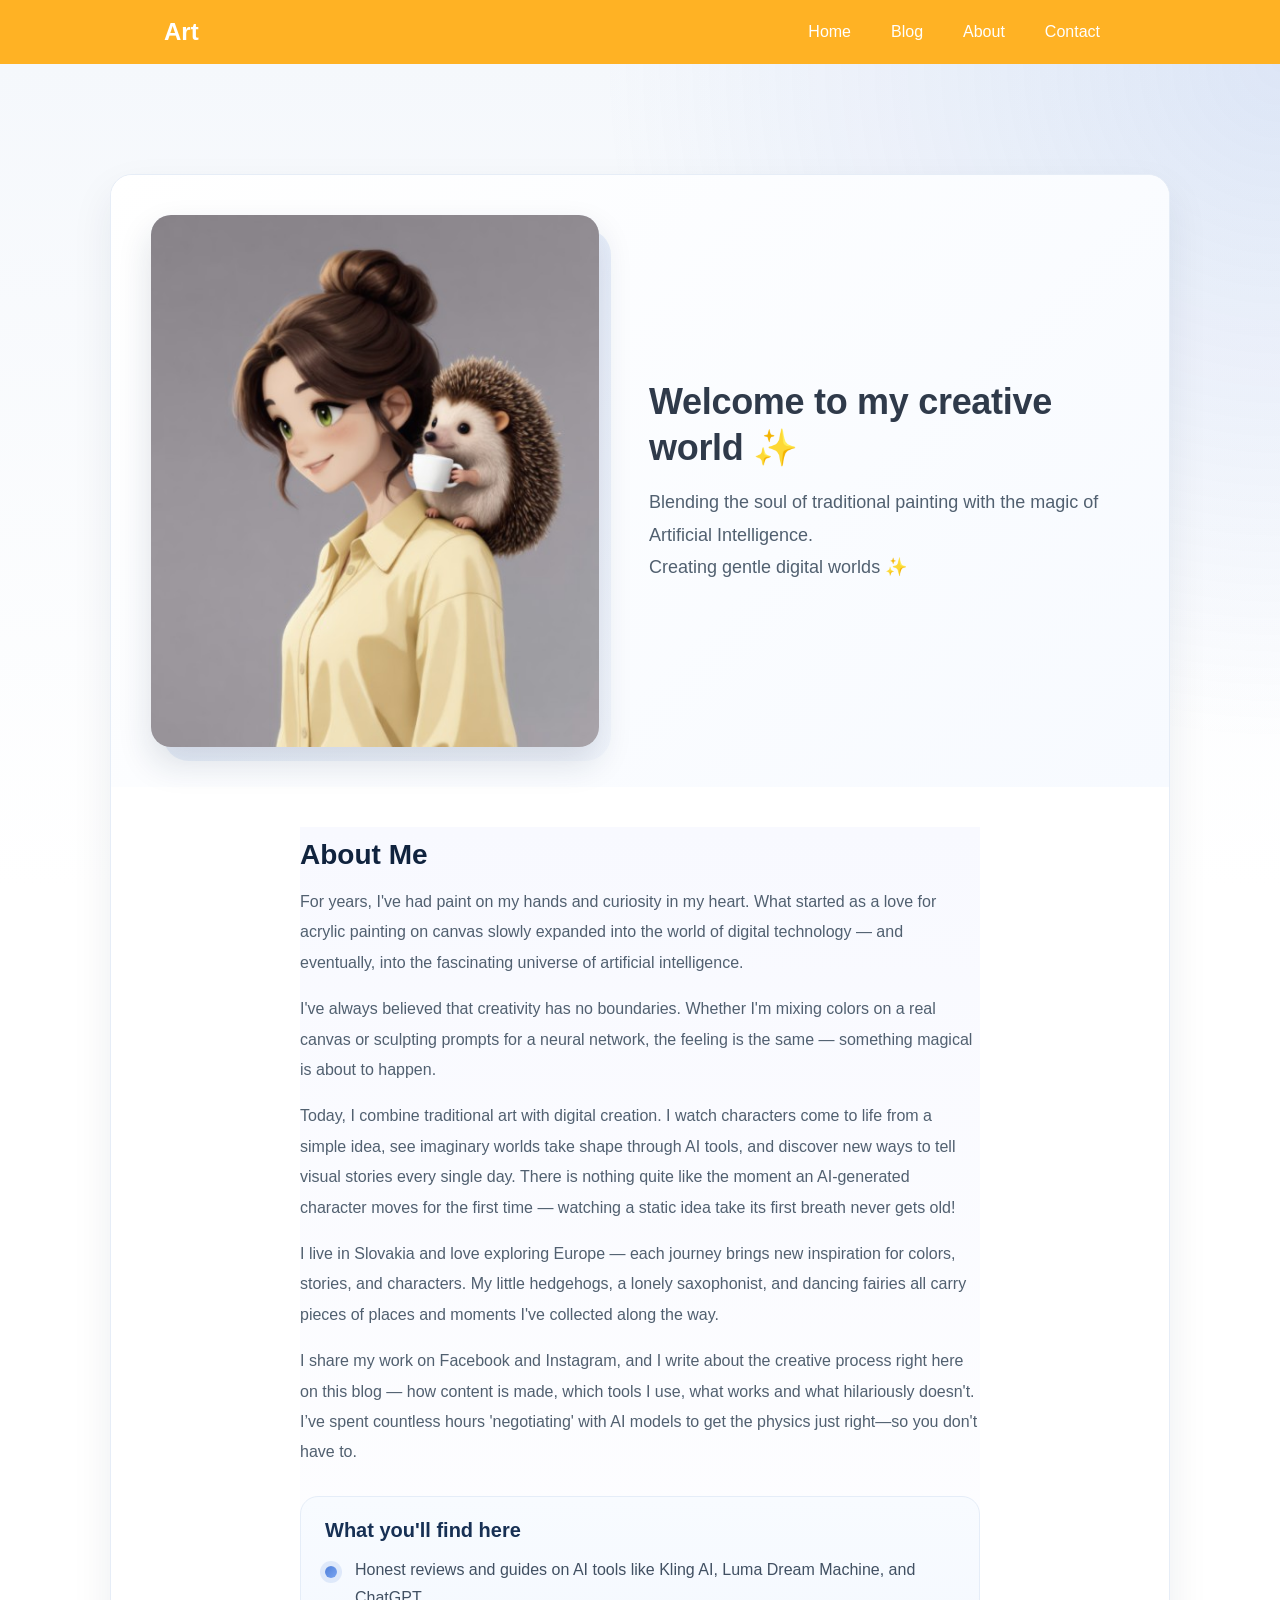
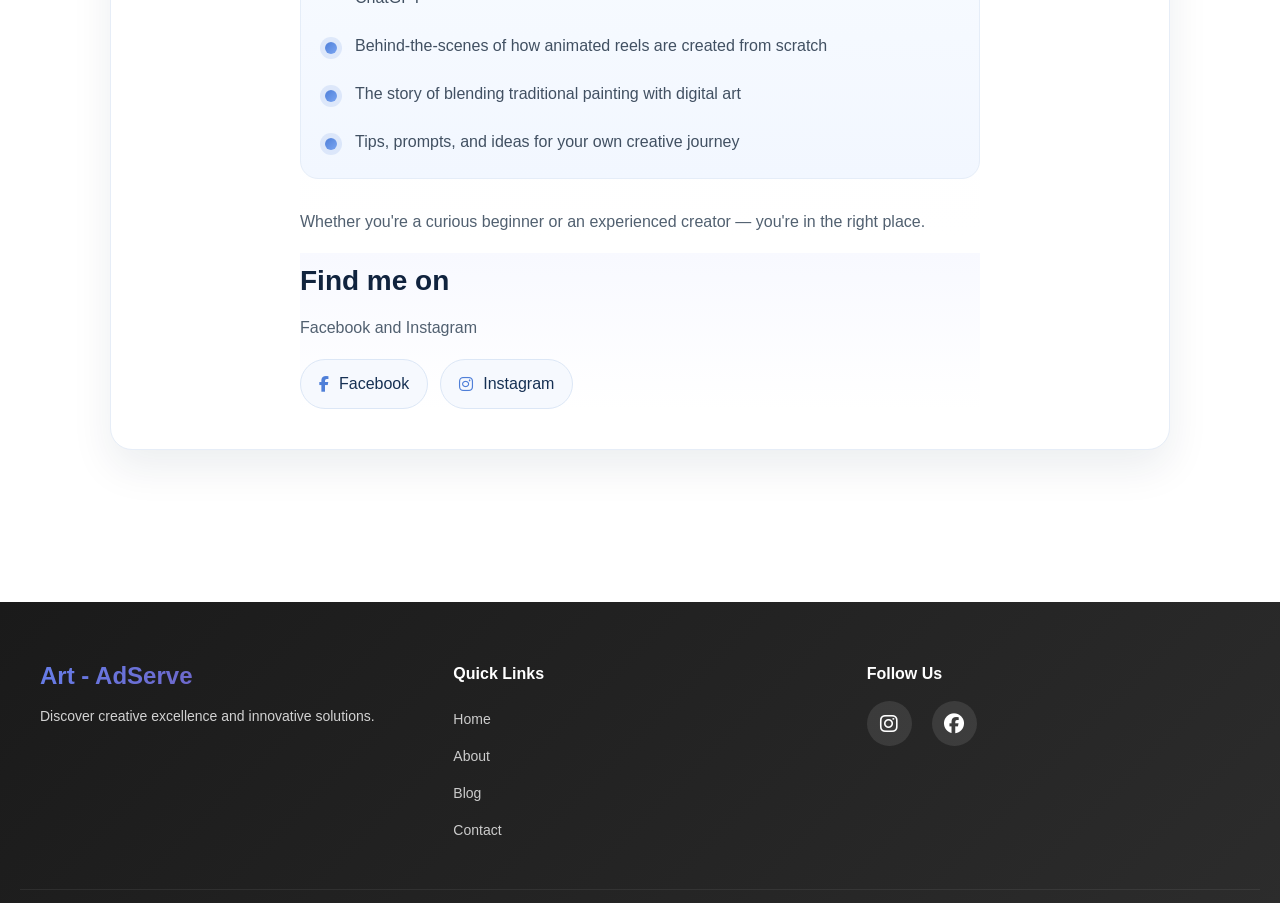
<file: about.html>
﻿<!DOCTYPE html>
<html>
<head>
    <meta charset="UTF-8">
    <title>About - Art - AdServe</title>
    <meta name="description" content="Hi, I'm a Creative Artist — blending traditional painting with the magic of Artificial Intelligence.">
    <meta name="robots" content="index,follow">
    <meta name="viewport" content="width=device-width, initial-scale=1">
    <link rel="stylesheet" href="css/styles.css">
    <link rel="stylesheet" href="css/blog-styles.css">
    <!-- Font Awesome Icons -->
    <link rel="stylesheet" href="https://cdnjs.cloudflare.com/ajax/libs/font-awesome/6.4.0/css/all.min.css">
    <!-- Google tag (gtag.js) -->
    <script async src="https://www.googletagmanager.com/gtag/js?id=G-SQFYT0TFE0"></script>
    <script>
        window.dataLayer = window.dataLayer || [];
        function gtag(){dataLayer.push(arguments);}
        gtag('js', new Date());

        gtag('config', 'G-SQFYT0TFE0');
    </script>
    <script async src="https://pagead2.googlesyndication.com/pagead/js/adsbygoogle.js?client=ca-pub-8886203596762131"
            crossorigin="anonymous"></script>
    <style>
        .about-page {
            padding: 110px 0 72px;
            background:
                radial-gradient(circle at top right, rgba(95, 135, 220, 0.16), transparent 28%),
                linear-gradient(180deg, #f5f8fc 0%, #ffffff 40%);
        }

        h1 {
            line-height: 1.2;
            letter-spacing: -0.5px;
        }

        .about-shell {
            max-width: 1100px;
            margin: 0 auto;
            padding: 0 20px;
        }

        .about-panel {
            background: #ffffff;
            border: 1px solid #e6edf7;
            border-radius: 22px;
            box-shadow: 0 18px 42px rgba(18, 33, 58, 0.08);
            overflow: hidden;
            margin: 0 auto;
        }

        .about-hero {
            display: flex;
            gap: 50px;
            align-items: center;
            justify-content: center;
            padding: 40px;
            background: linear-gradient(135deg, #ffffff 0%, #f7faff 100%);
        }

        .about-text {
            max-width: 480px;
        }

        .about-hero-copy h1 {
            margin: 0 0 14px;
            font-size: 36px;
            font-weight: 600;
            line-height: 1.3;
            letter-spacing: -0.3px;
            color: #2f3a4a;
        }

        .about-hero-copy p {
            margin: 0;
            font-size: 18px;
            line-height: 1.8;
            color: #516070;
            max-width: 580px;
        }

        .sparkle {
            display: inline-block;
            animation: sparkleAnim 2.5s ease-in-out infinite;
        }

        @keyframes sparkleAnim {
            0%, 100% {
                transform: scale(1) rotate(0deg);
                opacity: 0.8;
            }
            50% {
                transform: scale(1.3) rotate(15deg);
                opacity: 1;
            }
        }

        .about-hero-note {
            margin-top: 10px;
            font-size: 14px;
            color: #6a7788;
        }

        .about-hero-image-wrap {
            position: relative;
        }

        .about-image img {
            transform: translateY(0);
            transition: transform 0.4s ease;
        }

        .about-image img:hover {
            transform: translateY(-6px);
        }

        .about-hero-image-wrap::before {
            content: "";
            position: absolute;
            inset: 14px -12px -14px 12px;
            background: linear-gradient(135deg, rgba(79, 127, 216, 0.18), rgba(148, 178, 236, 0.06));
            border-radius: 26px;
            z-index: 0;
        }

        .about-hero-image {
            position: relative;
            z-index: 1;
            width: 100%;
            min-height: 420px;
            height: auto;
            object-fit: cover;
            border-radius: 20px;
            display: block;
            background: #edf2f9;
            box-shadow: 0 16px 34px rgba(21, 42, 74, 0.14);
        }

        picture {
            display: block;
        }

        .about-content {
            padding: 0 40px 40px;
            max-width: 760px;
            margin: 0 auto;
        }

        .about-section {
            background: linear-gradient(180deg, #f8f9ff 0%, #ffffff 100%);
        }

        .about-me {
            margin-top: 40px;
        }

        .about-story,
        .about-social {
            padding-top: 12px;
        }

        .about-story h2,
        .about-social h2 {
            margin: 0 0 16px;
            font-size: 28px;
            color: #10233e;
        }

        .about-story p,
        .about-social p {
            margin: 0 0 16px;
            font-size: 16px;
            line-height: 1.9;
            color: #516070;
        }

        .about-highlights {
            margin: 28px 0;
            padding: 22px 24px;
            border-radius: 18px;
            background: linear-gradient(180deg, #f8fbff 0%, #f2f7ff 100%);
            border: 1px solid #e5edf8;
        }

        .about-highlights h3 {
            margin: 0 0 14px;
            font-size: 20px;
            color: #173054;
        }

        .about-highlights ul {
            margin: 0;
            padding: 0;
            list-style: none;
            display: grid;
            gap: 12px;
        }

        .about-highlights li {
            position: relative;
            padding-left: 30px;
            line-height: 1.75;
            color: #415062;
        }

        .about-highlights li::before {
            content: "";
            position: absolute;
            left: 0;
            top: 10px;
            width: 12px;
            height: 12px;
            border-radius: 50%;
            background: linear-gradient(135deg, #4f7fd8, #7aa5f2);
            box-shadow: 0 0 0 5px rgba(79, 127, 216, 0.14);
        }

        .social-links-row {
            display: flex;
            flex-wrap: wrap;
            gap: 12px;
            margin: 14px 0 0;
        }

        .social-pill {
            display: inline-flex;
            align-items: center;
            gap: 10px;
            padding: 12px 18px;
            border-radius: 999px;
            text-decoration: none;
            color: #163154;
            background: #f6f9fe;
            border: 1px solid #dce7f6;
            transition: transform 0.2s ease, box-shadow 0.2s ease, background 0.2s ease;
        }

        .social-button:hover {
            transform: translateY(-2px);
            box-shadow: 0 6px 16px rgba(0,0,0,0.08);
        }

        .social-pill:hover {
            transform: translateY(-2px);
            box-shadow: 0 12px 20px rgba(26, 56, 98, 0.12);
            background: #ffffff;
        }

        .social-pill i {
            color: #4f7fd8;
        }

        @media (max-width: 900px) {
            .about-hero {
                flex-direction: column;
                gap: 28px;
            }

            .about-hero-image {
                min-height: 340px;
            }
        }

        @media (max-width: 767px) {
            .about-hero-image {
                min-height: auto;
            }
        }

        @media (max-width: 700px) {
            .about-page {
                padding-top: 92px;
            }

            .about-hero,
            .about-content {
                padding-left: 24px;
                padding-right: 24px;
            }

            .about-hero-copy h1 {
                font-size: 31px;
            }

            .about-hero-copy p,
            .about-story p,
            .about-social p,
            .about-highlights li {
                font-size: 15px;
            }
        }
    </style>
</head>
<body>
<div class="main bg-navbar">
    <div class="container">
        <div class="navbar">
            <a href="/" class="logo">Art</a>
            <button class="navbar-toggler mobile-menu-toggle" id="navbarToggle">
                <span class="icon-bar top-bar"></span>
                <span class="icon-bar middle-bar"></span>
                <span class="icon-bar bottom-bar"></span>
            </button>
            <nav class="navbar-menu" id="navbarMenu">
                <ul class="navbar-nav nav-menu">
                    <li class="nav-item"><a class="nav-link" href="/">Home</a></li>
                    <li class="nav-item"><a class="nav-link" href="/#blog">Blog</a></li>
                    <li class="nav-item"><a class="nav-link" href="about.html">About</a></li>
                    <li class="nav-item"><a class="nav-link" href="https://docs.google.com/forms/d/e/1FAIpQLSdca3EG_1yz9-4LVVcBZksqA2YZ8BaPkLkVDy7zw6zf9t6VEg/viewform" target="_blank" rel="noopener">Contact</a></li>
                </ul>
            </nav>
        </div>
    </div>
</div>

<section class="about-page">
    <div class="about-shell">
        <div class="about-panel">
            <section class="about-hero">
                <div class="about-hero-image-wrap about-image">
                    <picture>
                        <source media="(max-width: 767px)" srcset="images/about-me-mobil.jpg">
                        <img src="images/about-me.jpg" alt="Creative Artist portrait" class="about-hero-image">
                    </picture>
                </div>
                <div class="about-hero-copy about-text">
                    <h1>Welcome to my creative world <span class="sparkle">✨</span></h1>
                    <p>Blending the soul of traditional painting with the magic of Artificial Intelligence.</p>
                    <p class="about-hero-note">Creating gentle digital worlds ✨</p>
                </div>
            </section>

            <div class="about-content">
                <section class="about-story about-section about-me">
                    <h2>About Me</h2>
                    <p>For years, I've had paint on my hands and curiosity in my heart. What started as a love for acrylic painting on canvas slowly expanded into the world of digital technology — and eventually, into the fascinating universe of artificial intelligence.</p>
                    <p>I've always believed that creativity has no boundaries. Whether I'm mixing colors on a real canvas or sculpting prompts for a neural network, the feeling is the same — something magical is about to happen.</p>
                    <p>Today, I combine traditional art with digital creation. I watch characters come to life from a simple idea, see imaginary worlds take shape through AI tools, and discover new ways to tell visual stories every single day. There is nothing quite like the moment an AI-generated character moves for the first time — watching a static idea take its first breath never gets old!</p>
                    <p>I live in Slovakia and love exploring Europe — each journey brings new inspiration for colors, stories, and characters. My little hedgehogs, a lonely saxophonist, and dancing fairies all carry pieces of places and moments I've collected along the way.</p>
                    <p>I share my work on Facebook and Instagram, and I write about the creative process right here on this blog — how content is made, which tools I use, what works and what hilariously doesn't. I’ve spent countless hours 'negotiating' with AI models to get the physics just right—so you don't have to.</p>

                    <div class="about-highlights">
                        <h3>What you'll find here</h3>
                        <ul>
                            <li>Honest reviews and guides on AI tools like Kling AI, Luma Dream Machine, and ChatGPT</li>
                            <li>Behind-the-scenes of how animated reels are created from scratch</li>
                            <li>The story of blending traditional painting with digital art</li>
                            <li>Tips, prompts, and ideas for your own creative journey</li>
                        </ul>
                    </div>

                    <p>Whether you're a curious beginner or an experienced creator — you're in the right place.</p>
                </section>

                <section class="about-social about-section">
                    <h2>Find me on</h2>
                    <p>Facebook and Instagram</p>
                    <div class="social-links-row">
                        <a href="https://www.facebook.com/profile.php?id=61588265906757" target="_blank" rel="noopener" class="social-pill social-button">
                            <i class="fab fa-facebook-f"></i>
                            <span>Facebook</span>
                        </a>
                        <a href="https://www.instagram.com/europeanwalks/" target="_blank" rel="noopener" class="social-pill social-button">
                            <i class="fab fa-instagram"></i>
                            <span>Instagram</span>
                        </a>
                    </div>
                </section>
            </div>
        </div>
    </div>
</section>

<!-- footer -->
<footer class="footer">
    <div class="footer-content">
        <div class="footer-section">
            <h3 class="footer-title">Art - AdServe</h3>
            <p class="footer-description">Discover creative excellence and innovative solutions.</p>
        </div>
        <div class="footer-section">
            <h4 class="footer-subtitle">Quick Links</h4>
            <ul class="footer-links">
                <li><a href="/">Home</a></li>
                <li><a href="about.html">About</a></li>
                <li><a href="/#blog">Blog</a></li>
                <li><a href="https://docs.google.com/forms/d/e/1FAIpQLSdca3EG_1yz9-4LVVcBZksqA2YZ8BaPkLkVDy7zw6zf9t6VEg/viewform" target="_blank" rel="noopener">Contact</a></li>
            </ul>
        </div>
        <div class="footer-section">
            <h4 class="footer-subtitle">Follow Us</h4>
            <div class="social-icons">
                <a href="https://www.instagram.com/europeanwalks/" class="social-icon" title="Instagram" target="_blank" rel="noopener">
                    <i class="fab fa-instagram"></i>
                </a>
                <a href="https://www.facebook.com/profile.php?id=61588265906757" class="social-icon" title="Facebook" target="_blank" rel="noopener">
                    <i class="fab fa-facebook"></i>
                </a>
            </div>
        </div>
    </div>
    <div class="footer-bottom">
        <p>&copy; 2026 AdServe.TV. All rights reserved. <a href="https://adserve.tv/privacy-policy/">Privacy Policy</a></p>
    </div>
</footer>

<script>
    const navbarToggle = document.getElementById('navbarToggle');
    const navbarMenu = document.getElementById('navbarMenu');
    const navMenu = document.querySelector('.nav-menu');
    const bgNavbar = document.querySelector('.bg-navbar');
    const navLinks = navbarMenu.querySelectorAll('.nav-link');

    navbarToggle.addEventListener('click', function() {
        navbarToggle.classList.toggle('active');
        navbarMenu.classList.toggle('active');
        navMenu.classList.toggle('active');
    });

    navLinks.forEach(link => {
        link.addEventListener('click', function() {
            navbarToggle.classList.remove('active');
            navbarMenu.classList.remove('active');
            navMenu.classList.remove('active');
        });
    });

    document.addEventListener('click', function(event) {
        if (!event.target.closest('.navbar')) {
            navbarToggle.classList.remove('active');
            navbarMenu.classList.remove('active');
            navMenu.classList.remove('active');
        }
    });

    window.addEventListener('scroll', function() {
        const scrollPosition = window.pageYOffset;
        if (scrollPosition > 50) {
            bgNavbar.classList.add('scrolled');
        } else {
            bgNavbar.classList.remove('scrolled');
        }
    });
</script>
<script src="/js/dsp3.js?v=3"></script>
</body>
</html>
</file>
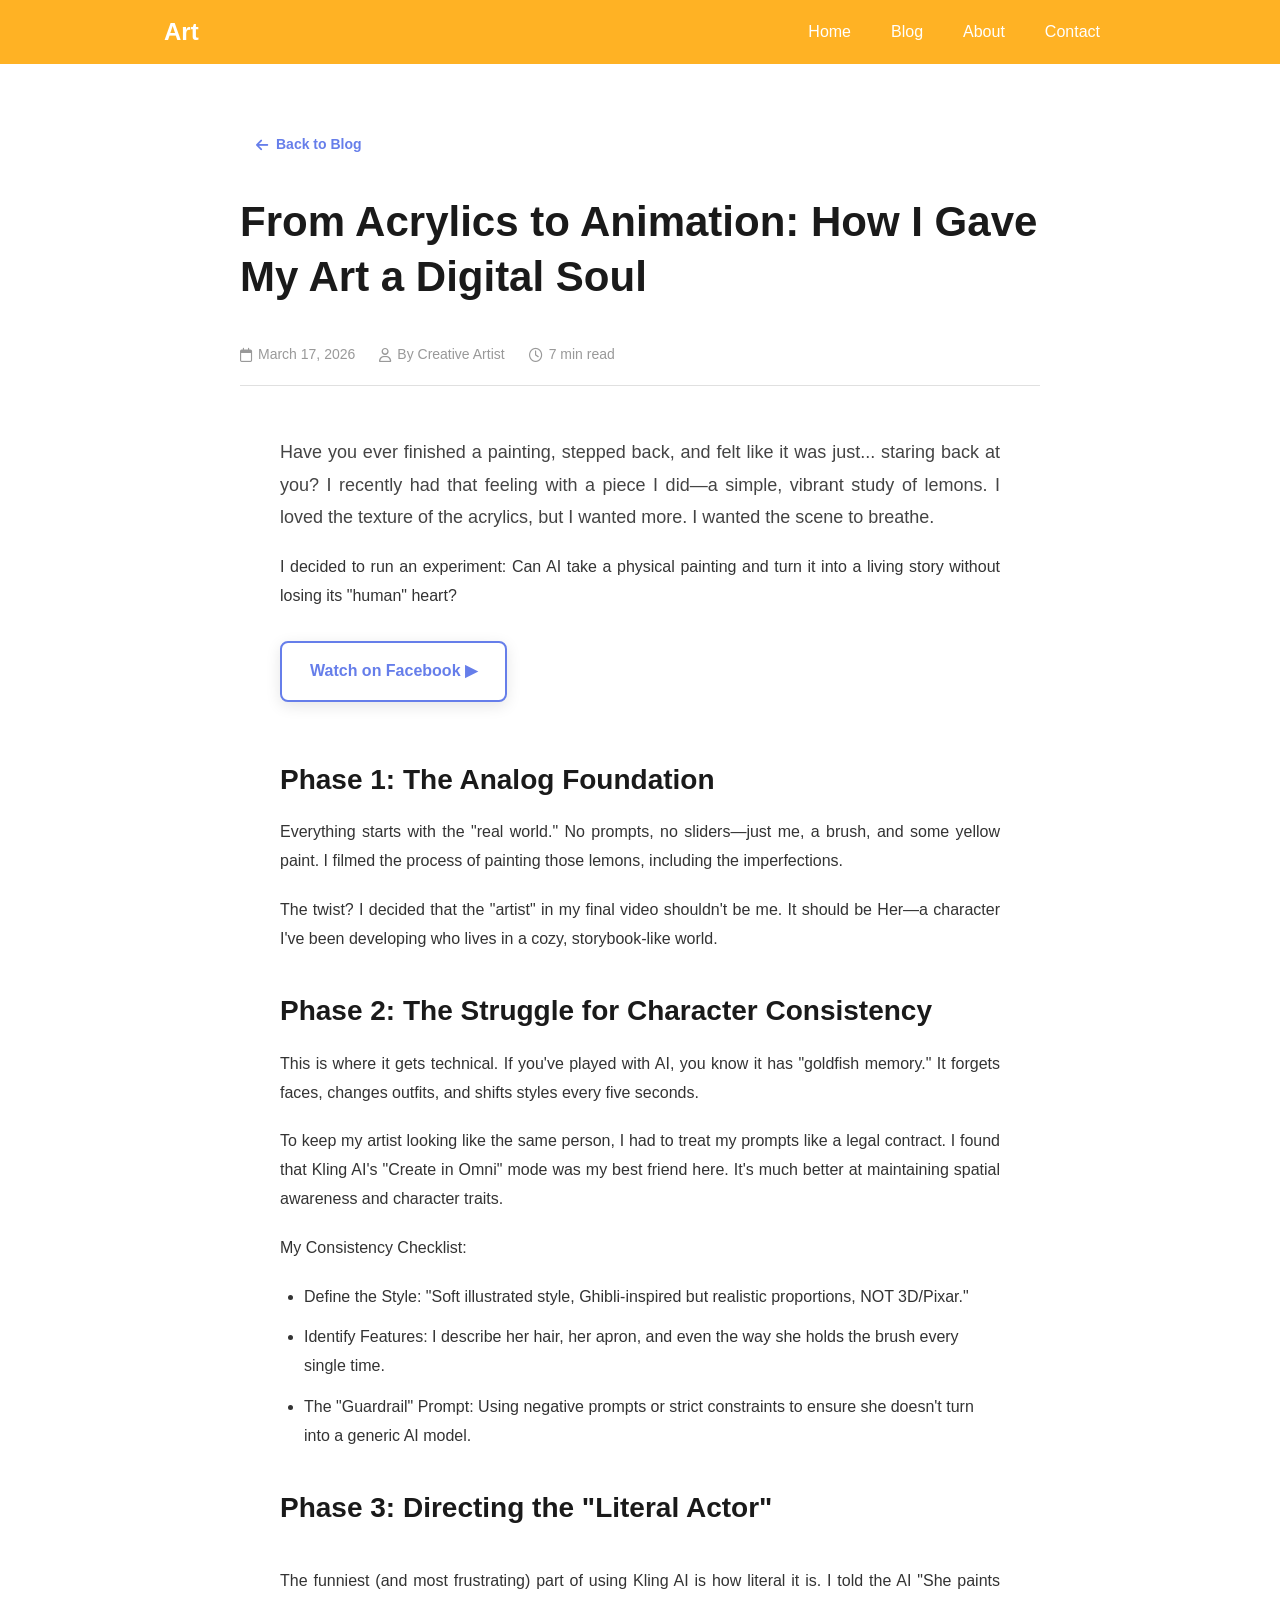
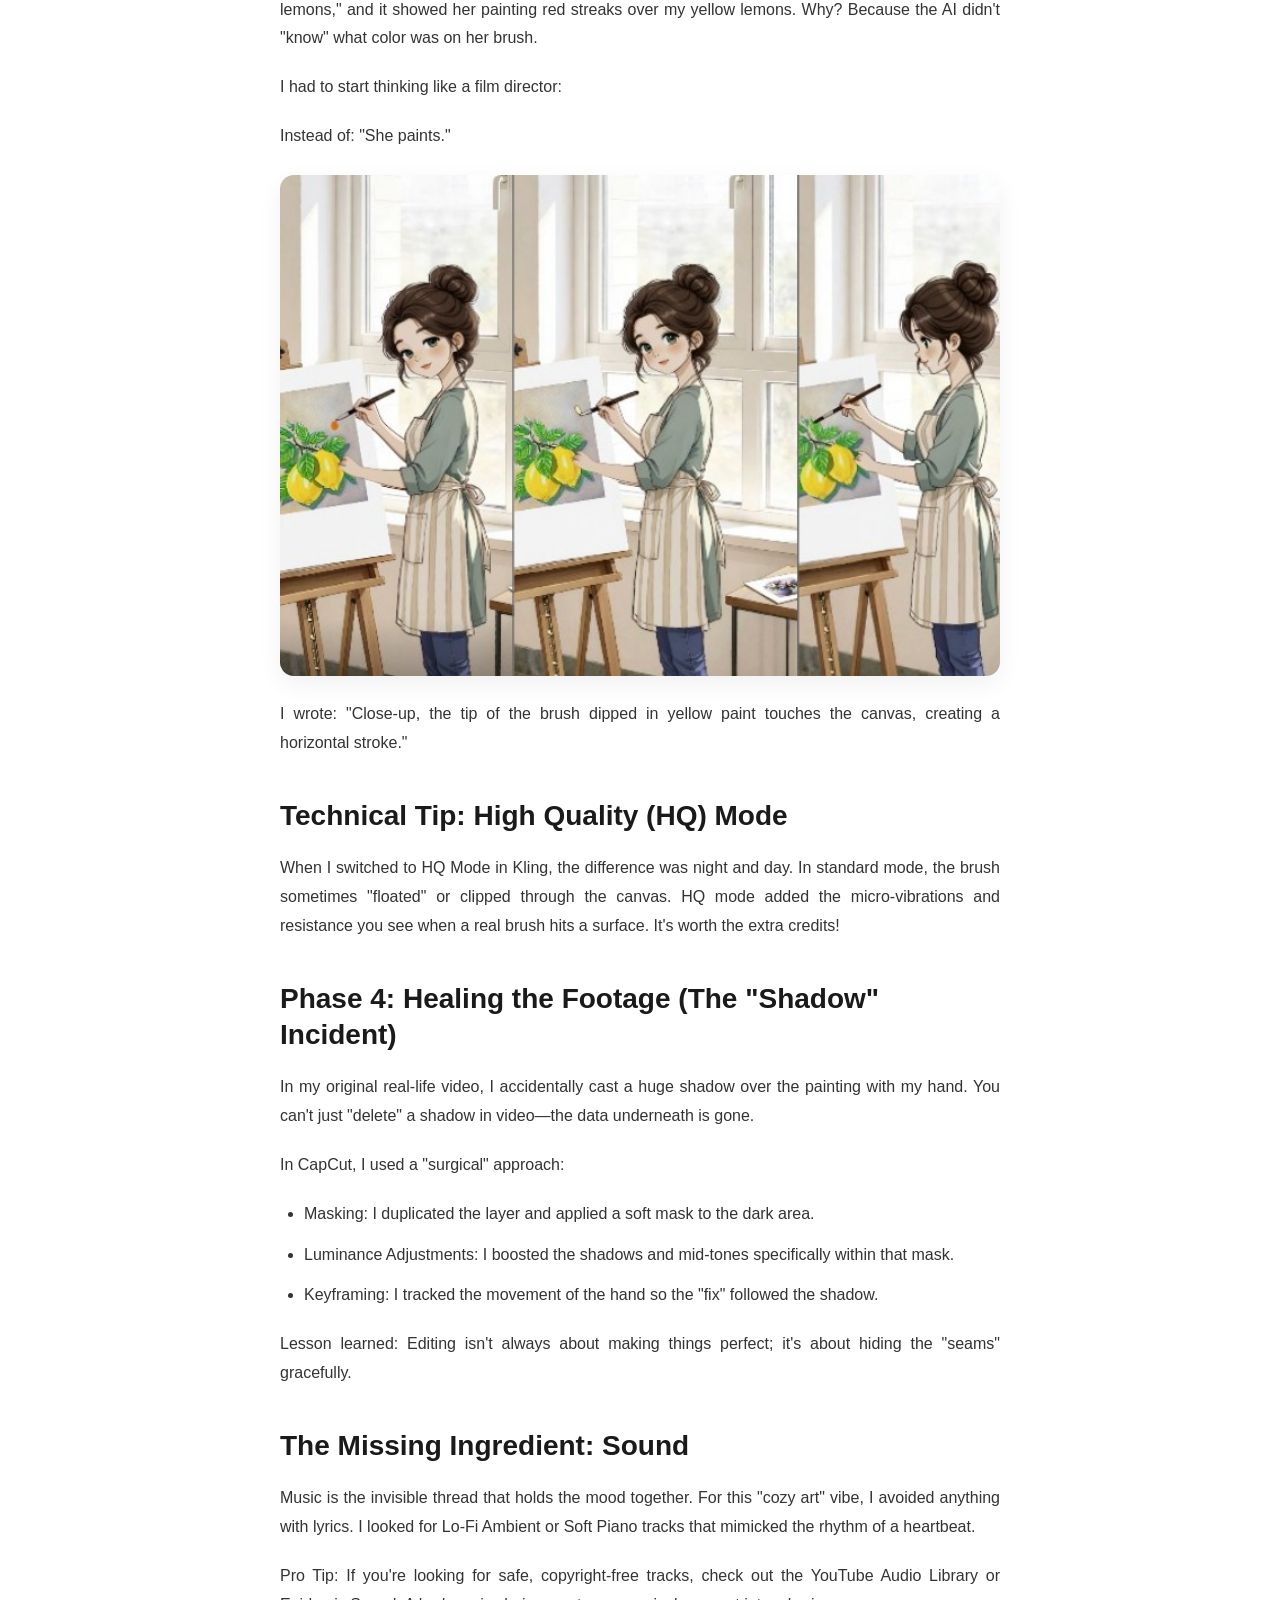
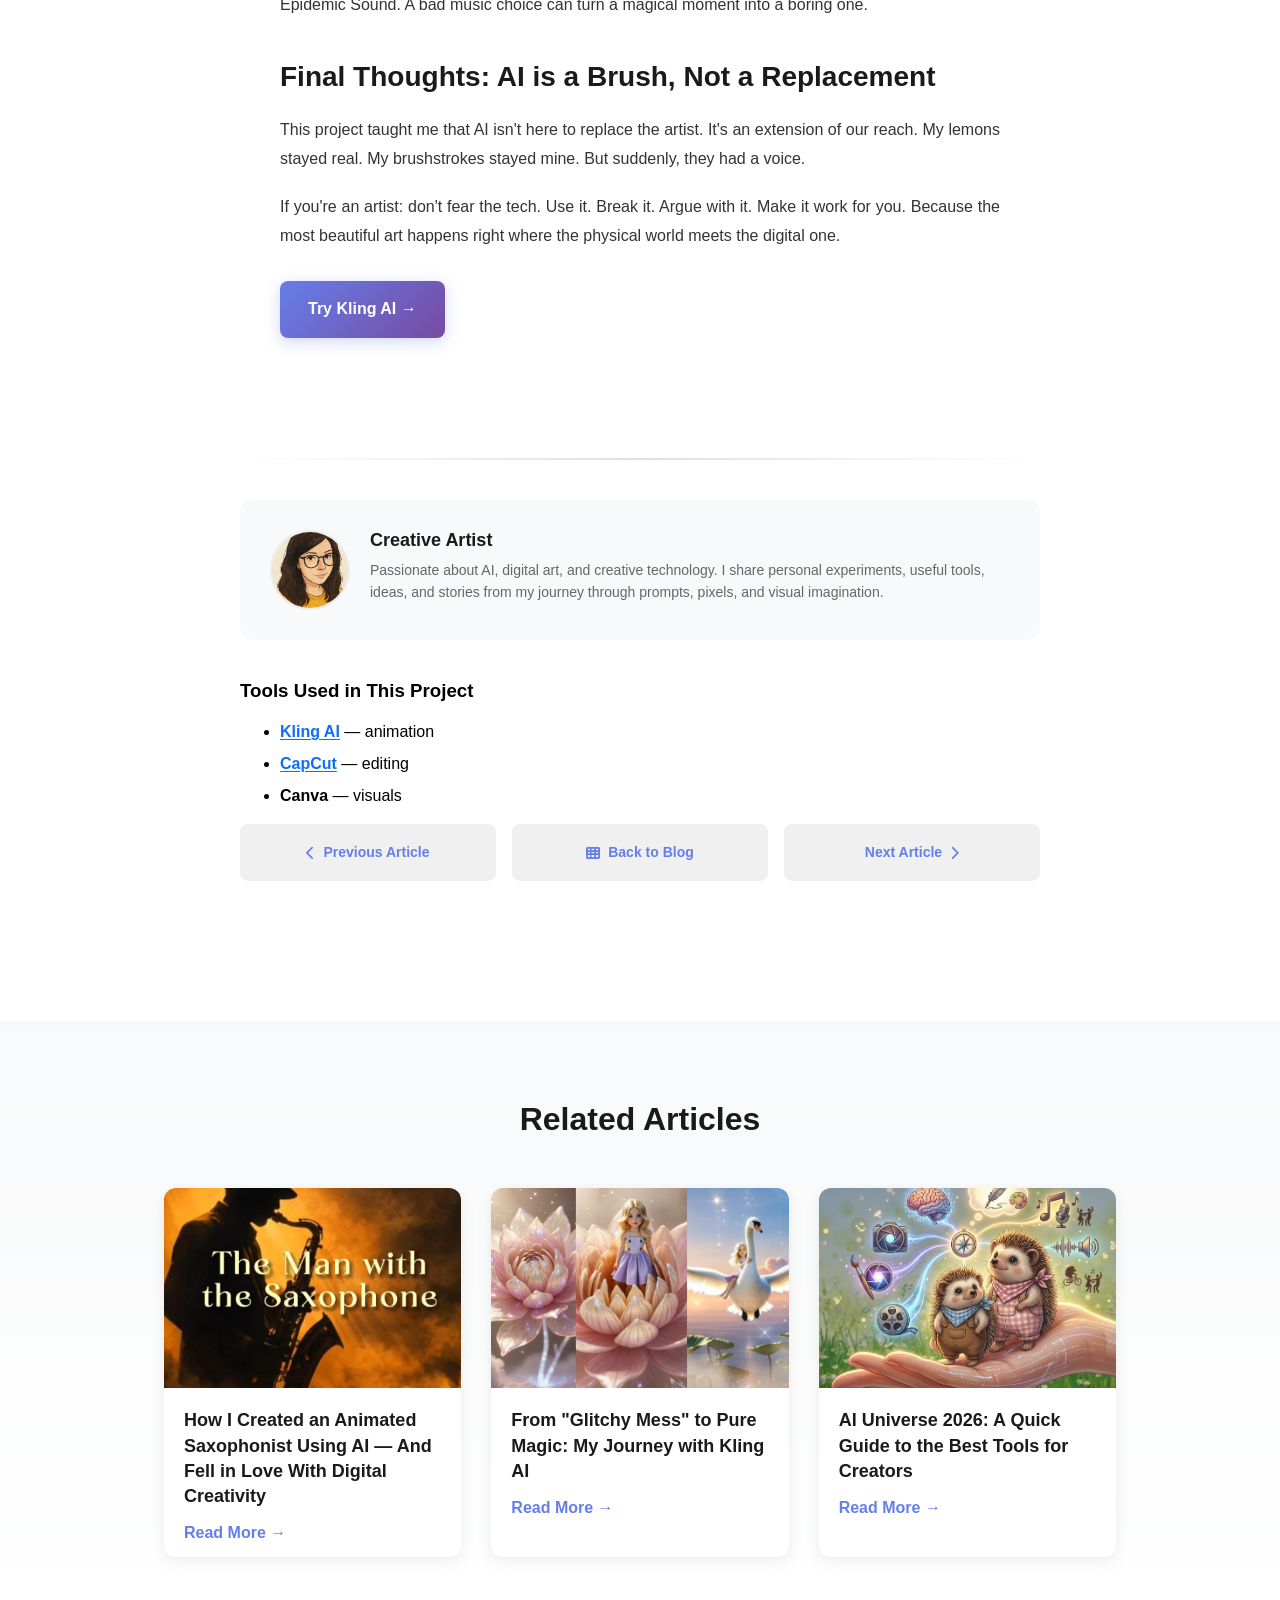
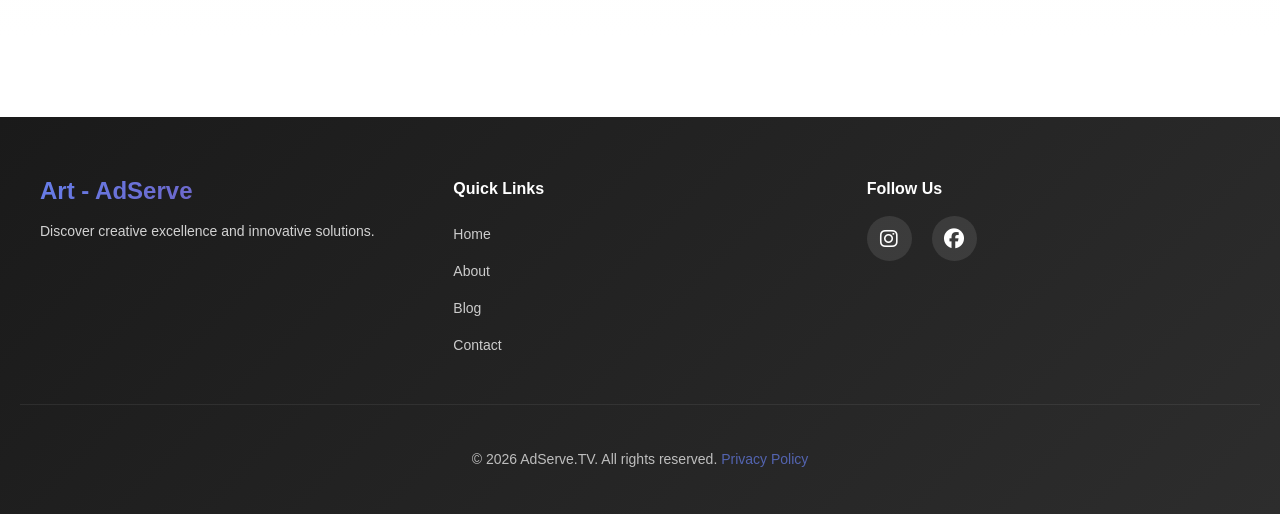
<file: acrylics-to-animation.html>
﻿<!DOCTYPE html>
<html>
<head>
    <meta charset="UTF-8">
    <title>From Acrylics to Animation: How I Gave My Art a Digital Soul - Art - AdServe</title>
    <meta name="description" content="">
    <meta name="robots" content="index,follow">
    <meta name="viewport" content="width=device-width, initial-scale=1">
    <link rel="stylesheet" href="css/styles.css">
    <link rel="stylesheet" href="css/blog-styles.css">
    <!-- Font Awesome Icons -->
    <link rel="stylesheet" href="https://cdnjs.cloudflare.com/ajax/libs/font-awesome/6.4.0/css/all.min.css">
    <!-- Google tag (gtag.js) -->
    <script async src="https://www.googletagmanager.com/gtag/js?id=G-SQFYT0TFE0"></script>
    <script>
        window.dataLayer = window.dataLayer || [];
        function gtag(){dataLayer.push(arguments);}
        gtag('js', new Date());

        gtag('config', 'G-SQFYT0TFE0');
    </script>
    <script async src="https://pagead2.googlesyndication.com/pagead/js/adsbygoogle.js?client=ca-pub-8886203596762131"
            crossorigin="anonymous"></script>
</head>
<body>
<div class="main bg-navbar">
    <div class="container">
        <div class="navbar">
            <a href="/" class="logo">Art</a>
            <button class="navbar-toggler mobile-menu-toggle" id="navbarToggle">
                <span class="icon-bar top-bar"></span>
                <span class="icon-bar middle-bar"></span>
                <span class="icon-bar bottom-bar"></span>
            </button>
            <nav class="navbar-menu" id="navbarMenu">
                <ul class="navbar-nav nav-menu">
                    <li class="nav-item"><a class="nav-link" href="/">Home</a></li>
                    <li class="nav-item"><a class="nav-link" href="/#blog">Blog</a></li>
                    <li class="nav-item"><a class="nav-link" href="about.html">About</a></li>
                    <li class="nav-item"><a class="nav-link" href="https://docs.google.com/forms/d/e/1FAIpQLSdca3EG_1yz9-4LVVcBZksqA2YZ8BaPkLkVDy7zw6zf9t6VEg/viewform" target="_blank" rel="noopener">Contact</a></li>
                </ul>
            </nav>
        </div>
    </div>
</div>

<!-- Article Content -->
<article class="article-container" data-article-slug="acrylics-to-animation">
    <div class="article-wrapper">
        <!-- Back to Blog Button -->
        <a href="/#blog" class="back-to-blog-link">
            <i class="fas fa-arrow-left"></i> Back to Blog
        </a>

        <!-- Article Meta Information -->
        <div class="article-meta">
            <h1 class="article-title">From Acrylics to Animation: How I Gave My Art a Digital Soul</h1>
            <div class="ad-container">
                <div id="ad-slot-1"></div>
            </div>
            <div class="article-info">
                <span class="article-date">
                    <i class="far fa-calendar"></i> March 17, 2026
                </span>
                <span class="article-author">
                    <i class="far fa-user"></i> By Creative Artist
                </span>
                <span class="article-reading-time">
                    <i class="far fa-clock"></i> 7 min read
                </span>
            </div>
            <div class="article-divider"></div>
        </div>

        <!-- Article Body -->
        <div class="article-body">
            <p class="article-intro">
                Have you ever finished a painting, stepped back, and felt like it was just... staring back at you? I recently had that feeling with a piece I did—a simple, vibrant study of lemons. I loved the texture of the acrylics, but I wanted more. I wanted the scene to breathe.
            </p>
            <p>
                I decided to run an experiment: Can AI take a physical painting and turn it into a living story without losing its "human" heart?
            </p>

            <a href="https://www.facebook.com/reel/909833515078408" class="cta-button-secondary" target="_blank" rel="noopener">Watch on Facebook <span>▶</span></a>

            <h2>Phase 1: The Analog Foundation</h2>
            <p>
                Everything starts with the "real world." No prompts, no sliders—just me, a brush, and some yellow paint. I filmed the process of painting those lemons, including the imperfections.
            </p>
            <p>
                The twist? I decided that the "artist" in my final video shouldn't be me. It should be Her—a character I've been developing who lives in a cozy, storybook-like world.
            </p>

            <h2>Phase 2: The Struggle for Character Consistency</h2>
            <p>
                This is where it gets technical. If you've played with AI, you know it has "goldfish memory." It forgets faces, changes outfits, and shifts styles every five seconds.
            </p>
            <p>
                To keep my artist looking like the same person, I had to treat my prompts like a legal contract. I found that Kling AI's "Create in Omni" mode was my best friend here. It's much better at maintaining spatial awareness and character traits.
            </p>
            <p>
                My Consistency Checklist:
            </p>
            <ul>
                <li>Define the Style: "Soft illustrated style, Ghibli-inspired but realistic proportions, NOT 3D/Pixar."</li>
                <li>Identify Features: I describe her hair, her apron, and even the way she holds the brush every single time.</li>
                <li>The "Guardrail" Prompt: Using negative prompts or strict constraints to ensure she doesn't turn into a generic AI model.</li>
            </ul>

            <h2>Phase 3: Directing the "Literal Actor"</h2>
            <div class="ad-container">
                <div id="ad-slot-2"></div>
            </div>
            <p>
                The funniest (and most frustrating) part of using Kling AI is how literal it is. I told the AI "She paints lemons," and it showed her painting red streaks over my yellow lemons. Why? Because the AI didn't "know" what color was on her brush.
            </p>
            <p>
                I had to start thinking like a film director:
            </p>
            <p>
                Instead of: "She paints."
            </p>
            <img src="images/lemon-drawing.jpg"
     alt="lemon drawing generation "
     class="article-image">

            <p>
                I wrote: "Close-up, the tip of the brush dipped in yellow paint touches the canvas, creating a horizontal stroke."
            </p>

            <h2>Technical Tip: High Quality (HQ) Mode</h2>
            <p>
                When I switched to HQ Mode in Kling, the difference was night and day. In standard mode, the brush sometimes "floated" or clipped through the canvas. HQ mode added the micro-vibrations and resistance you see when a real brush hits a surface. It's worth the extra credits!
            </p>

            <h2>Phase 4: Healing the Footage (The "Shadow" Incident)</h2>
            <p>
                In my original real-life video, I accidentally cast a huge shadow over the painting with my hand. You can't just "delete" a shadow in video—the data underneath is gone.
            </p>
            <p>
                In CapCut, I used a "surgical" approach:
            </p>
            <ul>
                <li>Masking: I duplicated the layer and applied a soft mask to the dark area.</li>
                <li>Luminance Adjustments: I boosted the shadows and mid-tones specifically within that mask.</li>
                <li>Keyframing: I tracked the movement of the hand so the "fix" followed the shadow.</li>
            </ul>
            <p>
                Lesson learned: Editing isn't always about making things perfect; it's about hiding the "seams" gracefully.
            </p>

            <h2>The Missing Ingredient: Sound</h2>
            <p>
                Music is the invisible thread that holds the mood together. For this "cozy art" vibe, I avoided anything with lyrics. I looked for Lo-Fi Ambient or Soft Piano tracks that mimicked the rhythm of a heartbeat.
            </p>
            <p>
                Pro Tip: If you're looking for safe, copyright-free tracks, check out the YouTube Audio Library or Epidemic Sound. A bad music choice can turn a magical moment into a boring one.
            </p>

            <h2>Final Thoughts: AI is a Brush, Not a Replacement</h2>
            <p>
                This project taught me that AI isn't here to replace the artist. It's an extension of our reach. My lemons stayed real. My brushstrokes stayed mine. But suddenly, they had a voice.
            </p>
            <p>
                If you're an artist: don't fear the tech. Use it. Break it. Argue with it. Make it work for you. Because the most beautiful art happens right where the physical world meets the digital one.
            </p>

            <a href="https://shorturl.at/i5CCm" class="cta-button-primary" target="_blank" rel="noopener">Try Kling AI <span>→</span></a>
        </div>

        <!-- Article Footer -->
        <div class="article-footer">
            <div class="article-footer-divider"></div>
            <div class="article-author-box">
                <img src="images/7.jpg" alt="Author Avatar" class="author-avatar">
                <div class="author-details">
                    <h3 class="author-name">Creative Artist</h3>
                    <p class="author-bio">Passionate about AI, digital art, and creative technology. I share personal experiments, useful tools, ideas, and stories from my journey through prompts, pixels, and visual imagination.</p>
                </div>
            </div>

            <!-- Tools Used -->
            <div class="article-tools">
                <h3>Tools Used in This Project</h3>
                <ul>
                        <li><strong><a href="https://shorturl.at/i5CCm" target="_blank" rel="noopener">Kling AI</a></strong> — animation</li>
                        <li><strong><a href="https://shorturl.at/SK5qu" target="_blank" rel="noopener">CapCut</a></strong> — editing</li>
                    <li><strong>Canva</strong> — visuals</li>
                </ul>
            </div>

            <!-- Article Navigation -->
            <div class="article-nav">
                <a href="/#blog" class="article-nav-button prev-article" aria-label="Browse previous articles">
                    <i class="fas fa-chevron-left"></i>
                    <span>Previous Article</span>
                </a>
                <a href="/#blog" class="article-nav-button back-blog">
                    <i class="fas fa-th"></i>
                    <span>Back to Blog</span>
                </a>
                <a href="/#blog" class="article-nav-button next-article" aria-label="Browse next articles">
                    <span>Next Article</span>
                    <i class="fas fa-chevron-right"></i>
                </a>
            </div>
        </div>
    </div>
</article>

<div class="ad-container">
    <div id="ad-slot-3"></div>
</div>

<!-- Related Articles Section -->
<section class="related-articles">
    <div class="container">
        <h2 class="related-title">Related Articles</h2>
        <div class="related-grid">
            <article class="related-card">
                <div class="related-image">
                    <img src="images/5.jpg" alt="How I Created an Animated Saxophonist Using AI — And Fell in Love With Digital Creativity">
                </div>
                <h3 class="related-card-title">How I Created an Animated Saxophonist Using AI — And Fell in Love With Digital Creativity</h3>
                <a href="animated-saxophonist.html" class="related-link" aria-label="Read How I Created an Animated Saxophonist Using AI and Fell in Love With Digital Creativity">Read More →</a>
            </article>

            <article class="related-card">
                <div class="related-image">
                    <img src="images/9.jpg" alt="From &quot;Glitchy Mess&quot; to Pure Magic: My Journey with Kling AI">
                </div>
                <h3 class="related-card-title">From "Glitchy Mess" to Pure Magic: My Journey with Kling AI</h3>
                <a href="kling-ai-journey.html" class="related-link" aria-label="Read From Glitchy Mess to Pure Magic: My Journey with Kling AI">Read More →</a>
            </article>

            <article class="related-card">
                <div class="related-image">
                    <img src="images/hedgehogs-in-hand.jpg" alt="Related Article">
                </div>
                <h3 class="related-card-title">AI Universe 2026: A Quick Guide to the Best Tools for Creators</h3>
                <a href="ai-tools-guide.html" class="related-link" aria-label="Read AI Universe 2026: A Quick Guide to the Best Tools for Creators">Read More →</a>
            </article>
        </div>
    </div>
</section>

<!-- footer -->
<footer class="footer">
    <div class="footer-content">
        <div class="footer-section">
            <h3 class="footer-title">Art - AdServe</h3>
            <p class="footer-description">Discover creative excellence and innovative solutions.</p>
        </div>
        <div class="footer-section">
            <h4 class="footer-subtitle">Quick Links</h4>
            <ul class="footer-links">
                <li><a href="/">Home</a></li>
                <li><a href="about.html">About</a></li>
                <li><a href="/#blog">Blog</a></li>
                <li><a href="https://docs.google.com/forms/d/e/1FAIpQLSdca3EG_1yz9-4LVVcBZksqA2YZ8BaPkLkVDy7zw6zf9t6VEg/viewform" target="_blank" rel="noopener">Contact</a></li>
            </ul>
        </div>
        <div class="footer-section">
            <h4 class="footer-subtitle">Follow Us</h4>
            <div class="social-icons">
                <a href="https://www.instagram.com/europeanwalks/" class="social-icon" title="Instagram" target="_blank" rel="noopener">
                    <i class="fab fa-instagram"></i>
                </a>
                <a href="https://www.facebook.com/profile.php?id=61588265906757" class="social-icon" title="Facebook" target="_blank" rel="noopener">
                    <i class="fab fa-facebook"></i>
                </a>
            </div>
        </div>
    </div>
    <div class="footer-bottom">
        <p>&copy; 2026 AdServe.TV. All rights reserved. <a href="https://adserve.tv/privacy-policy/">Privacy Policy</a></p>
    </div>
</footer>

<script>
    // Mobile menu toggle
    const navbarToggle = document.getElementById('navbarToggle');
    const navbarMenu = document.getElementById('navbarMenu');
    const navMenu = document.querySelector('.nav-menu');
    const bgNavbar = document.querySelector('.bg-navbar');
    const navLinks = navbarMenu.querySelectorAll('.nav-link');

    navbarToggle.addEventListener('click', function() {
        navbarToggle.classList.toggle('active');
        navbarMenu.classList.toggle('active');
        navMenu.classList.toggle('active');
    });

    // Close menu when a link is clicked
    navLinks.forEach(link => {
        link.addEventListener('click', function() {
            navbarToggle.classList.remove('active');
            navbarMenu.classList.remove('active');
            navMenu.classList.remove('active');
        });
    });

    // Close menu when clicking outside
    document.addEventListener('click', function(event) {
        if (!event.target.closest('.navbar')) {
            navbarToggle.classList.remove('active');
            navbarMenu.classList.remove('active');
            navMenu.classList.remove('active');
        }
    });

    // Navbar scroll detection
    window.addEventListener('scroll', function() {
        const scrollPosition = window.pageYOffset;
        if (scrollPosition > 50) {
            bgNavbar.classList.add('scrolled');
        } else {
            bgNavbar.classList.remove('scrolled');
        }
    });
</script>
<script src="/js/dsp3.js?v=3"></script>
</body>
</html>
</file>
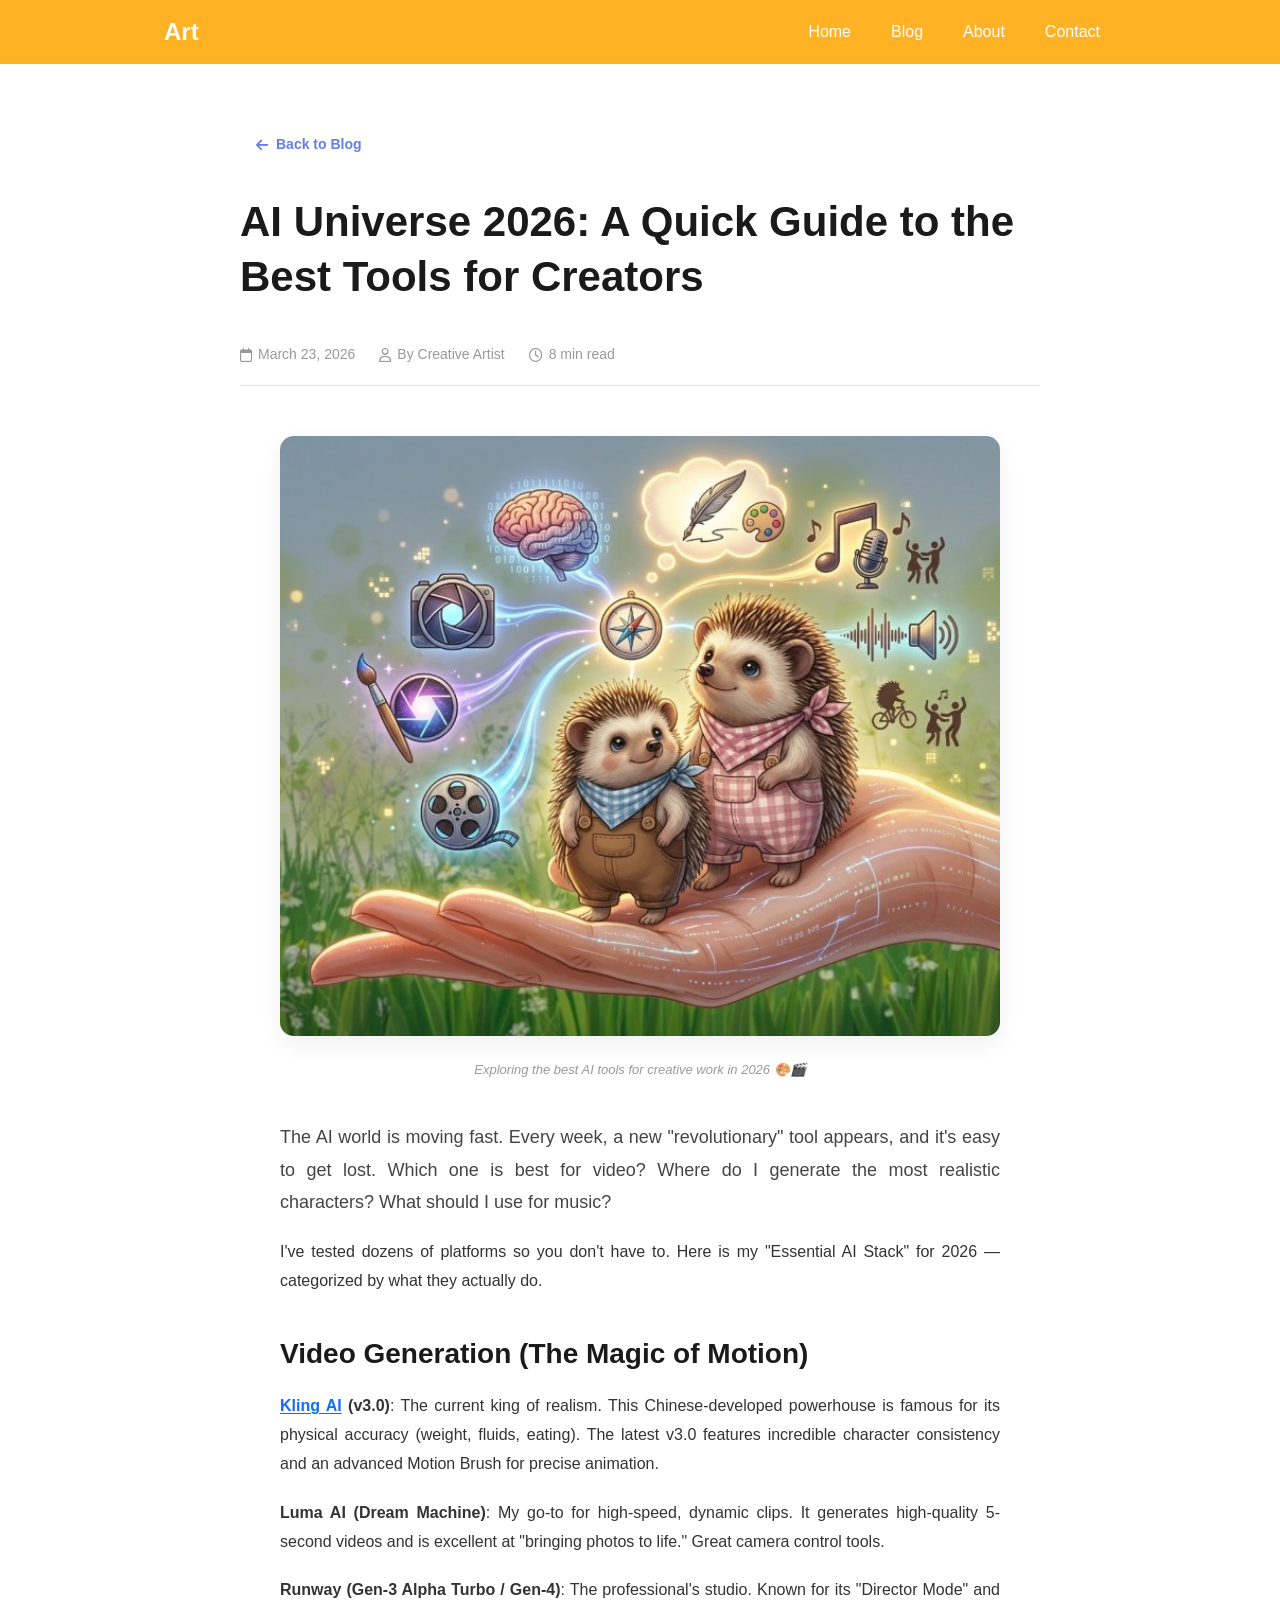
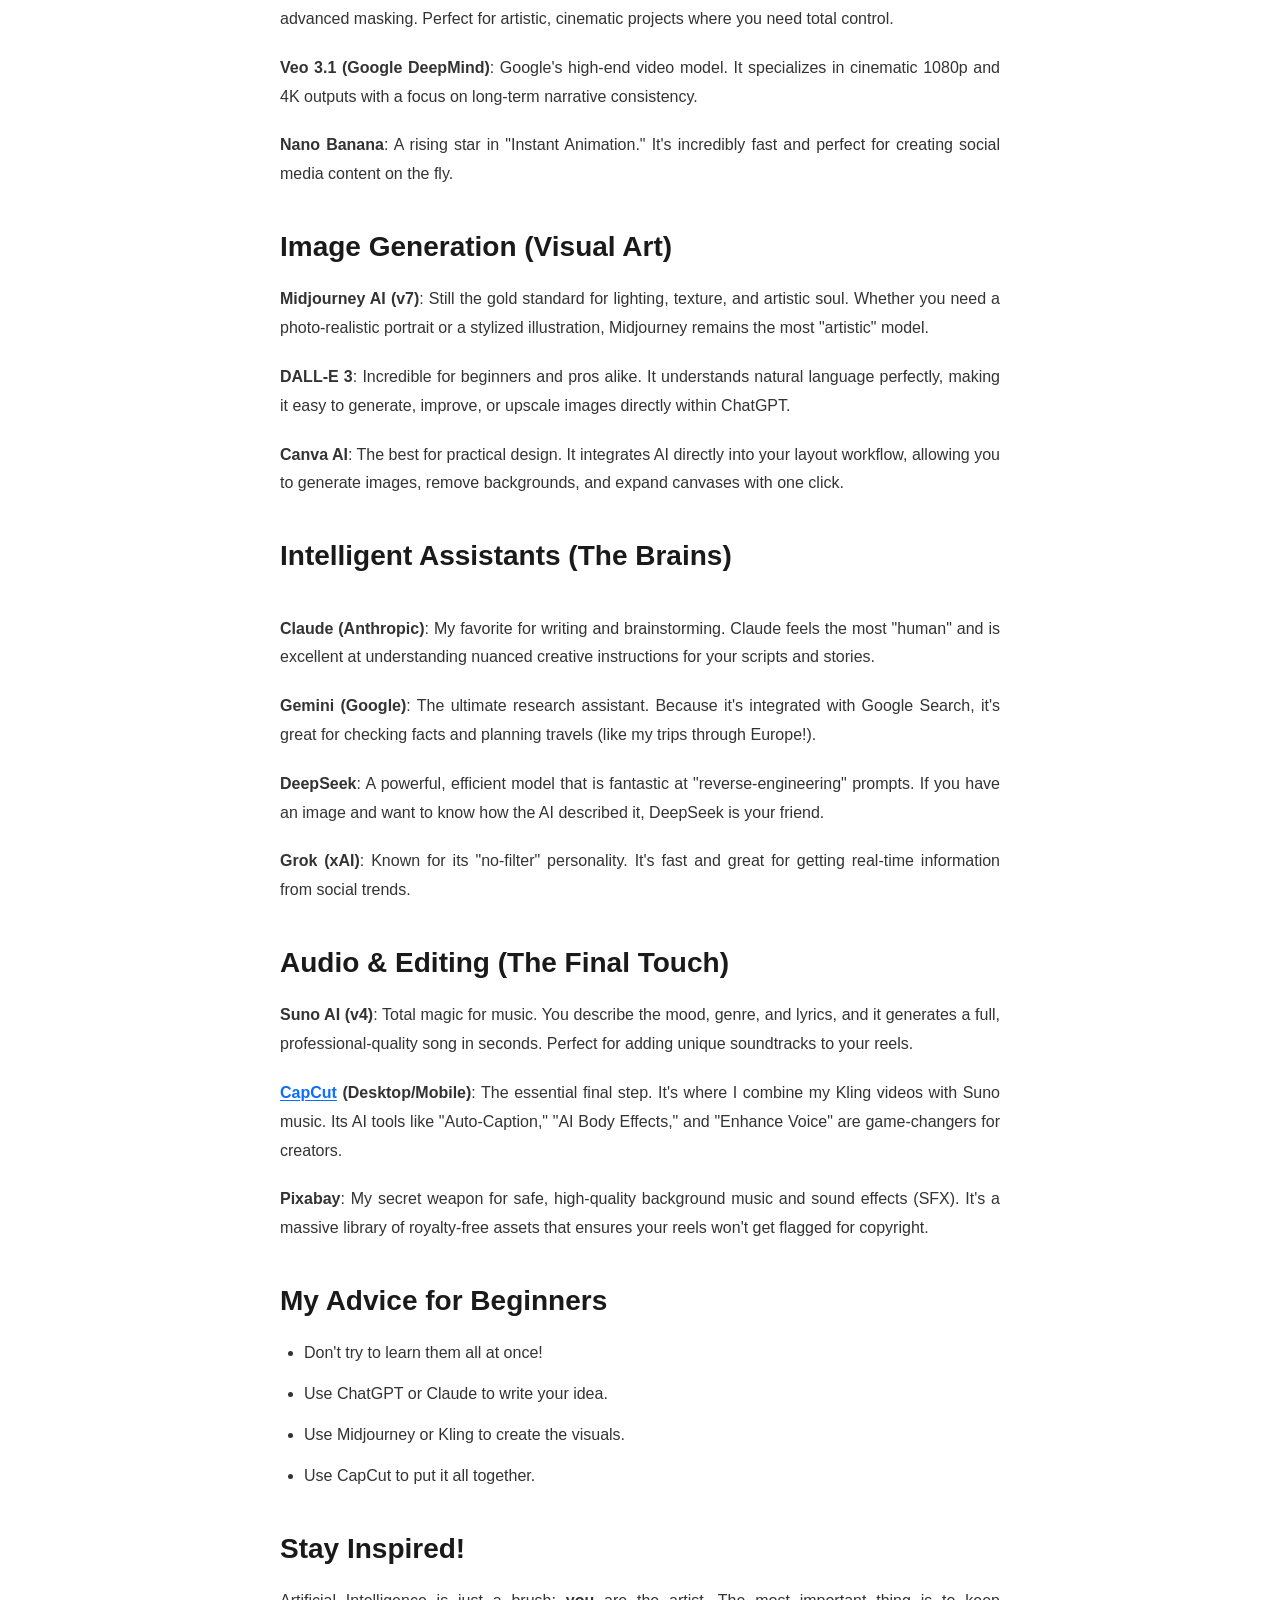
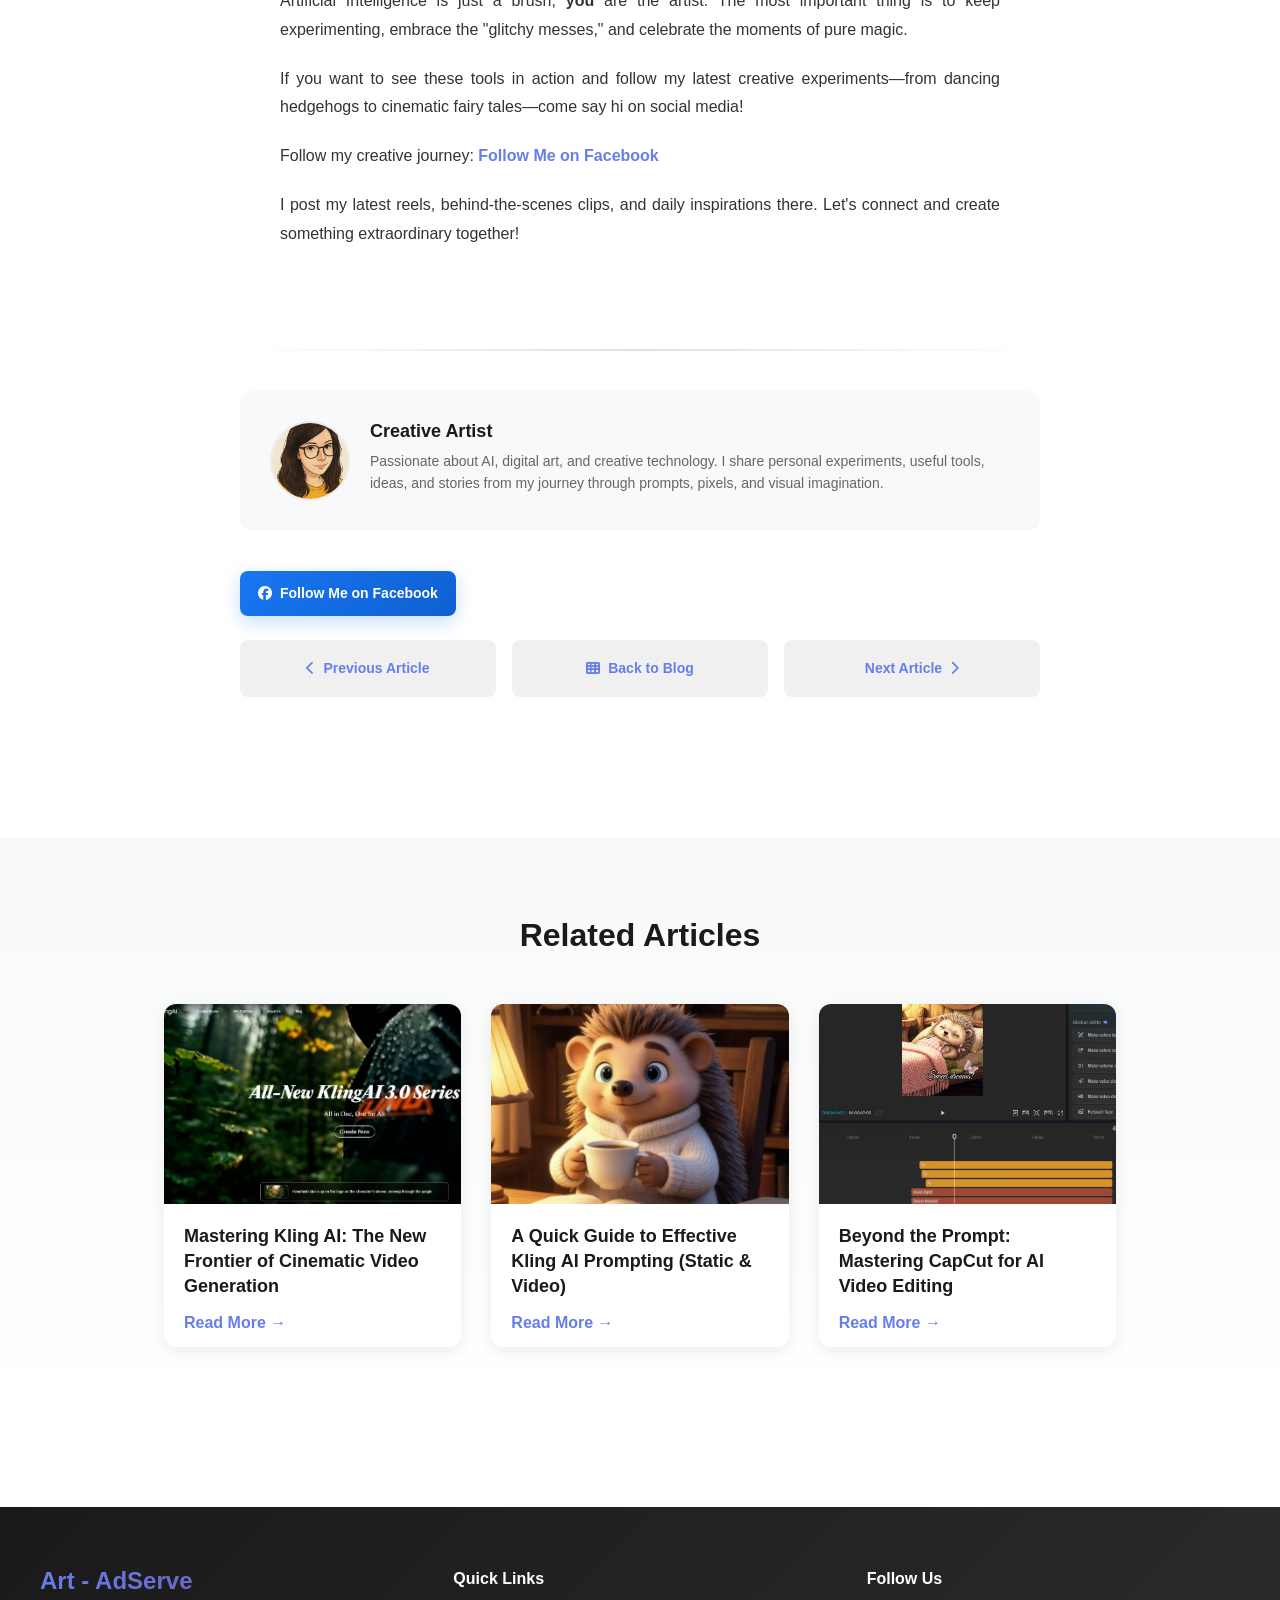
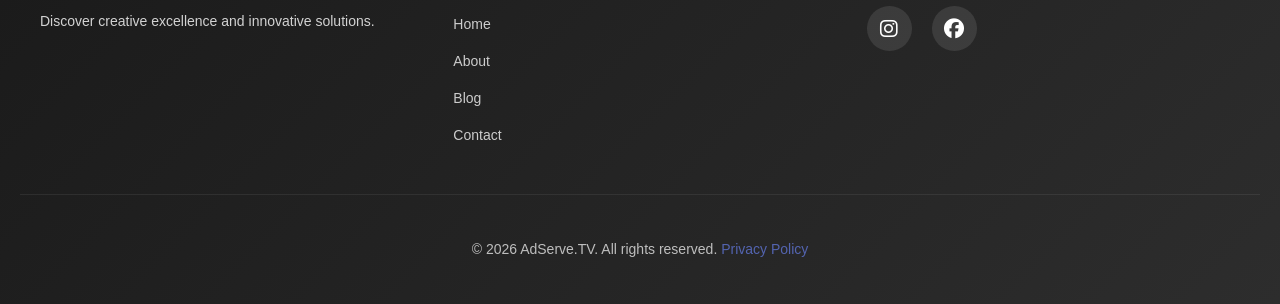
<file: ai-tools-guide.html>
<!DOCTYPE html>
<html>
<head>
    <meta charset="UTF-8">
    <title>AI Universe 2026: A Quick Guide to the Best Tools for Creators - Art - AdServe</title>
    <meta name="description" content="">
    <meta name="robots" content="index,follow">
    <meta name="viewport" content="width=device-width, initial-scale=1">
    <link rel="stylesheet" href="css/styles.css">
    <link rel="stylesheet" href="css/blog-styles.css">
    <!-- Font Awesome Icons -->
    <link rel="stylesheet" href="https://cdnjs.cloudflare.com/ajax/libs/font-awesome/6.4.0/css/all.min.css">
    <!-- Google tag (gtag.js) -->
    <script async src="https://www.googletagmanager.com/gtag/js?id=G-SQFYT0TFE0"></script>
    <script>
        window.dataLayer = window.dataLayer || [];
        function gtag(){dataLayer.push(arguments);}
        gtag('js', new Date());

        gtag('config', 'G-SQFYT0TFE0');
    </script>
    <script async src="https://pagead2.googlesyndication.com/pagead/js/adsbygoogle.js?client=ca-pub-8886203596762131"
            crossorigin="anonymous"></script>
</head>
<body>
<div class="main bg-navbar">
    <div class="container">
        <div class="navbar">
            <a href="/" class="logo">Art</a>
            <button class="navbar-toggler mobile-menu-toggle" id="navbarToggle">
                <span class="icon-bar top-bar"></span>
                <span class="icon-bar middle-bar"></span>
                <span class="icon-bar bottom-bar"></span>
            </button>
            <nav class="navbar-menu" id="navbarMenu">
                <ul class="navbar-nav nav-menu">
                    <li class="nav-item"><a class="nav-link" href="/">Home</a></li>
                    <li class="nav-item"><a class="nav-link" href="/#blog">Blog</a></li>
                    <li class="nav-item"><a class="nav-link" href="about.html">About</a></li>
                    <li class="nav-item"><a class="nav-link" href="https://docs.google.com/forms/d/e/1FAIpQLSdca3EG_1yz9-4LVVcBZksqA2YZ8BaPkLkVDy7zw6zf9t6VEg/viewform" target="_blank" rel="noopener">Contact</a></li>
                </ul>
            </nav>
        </div>
    </div>
</div>

<!-- Article Content -->
<article class="article-container" data-article-slug="ai-tools-guide">
    <div class="article-wrapper">
        <!-- Back to Blog Button -->
        <a href="/#blog" class="back-to-blog-link">
            <i class="fas fa-arrow-left"></i> Back to Blog
        </a>
        <!-- Article Meta Information -->
        <div class="article-meta">
            <h1 class="article-title">AI Universe 2026: A Quick Guide to the Best Tools for Creators</h1>
            <div class="ad-container">
                <div id="ad-slot-1"></div>
            </div>
            <div class="article-info">
                <span class="article-date">
                    <i class="far fa-calendar"></i> March 23, 2026
                </span>
                <span class="article-author">
                    <i class="far fa-user"></i> By Creative Artist
                </span>
                <span class="article-reading-time">
                    <i class="far fa-clock"></i> 8 min read
                </span>
            </div>
            <div class="article-divider"></div>
        </div>

        <!-- Article Body -->
        <div class="article-body">
            <figure class="article-figure">
                <img
                    src="images/hedgehogs-in-hand.jpg"
                    alt="AI Universe 2026: A Quick Guide to the Best Tools for Creators"
                    class="article-image">
                <figcaption class="article-caption">Exploring the best AI tools for creative work in 2026 🎨🎬</figcaption>
            </figure>

            <p class="article-intro">
                The AI world is moving fast. Every week, a new "revolutionary" tool appears, and it's easy to get lost. Which one is best for video? Where do I generate the most realistic characters? What should I use for music?
            </p>
            <p>
                I've tested dozens of platforms so you don't have to. Here is my "Essential AI Stack" for 2026 — categorized by what they actually do.
            </p>

            <h2>Video Generation (The Magic of Motion)</h2>

            <p>
                <strong><a href="https://shorturl.at/i5CCm" target="_blank" rel="noopener">Kling AI</a> (v3.0)</strong>: The current king of realism. This Chinese-developed powerhouse is famous for its physical accuracy (weight, fluids, eating). The latest v3.0 features incredible character consistency and an advanced Motion Brush for precise animation.
            </p>
            <p>
                <strong>Luma AI (Dream Machine)</strong>: My go-to for high-speed, dynamic clips. It generates high-quality 5-second videos and is excellent at "bringing photos to life." Great camera control tools.
            </p>
            <p>
                <strong>Runway (Gen-3 Alpha Turbo / Gen-4)</strong>: The professional's studio. Known for its "Director Mode" and advanced masking. Perfect for artistic, cinematic projects where you need total control.
            </p>
            <p>
                <strong>Veo 3.1 (Google DeepMind)</strong>: Google's high-end video model. It specializes in cinematic 1080p and 4K outputs with a focus on long-term narrative consistency.
            </p>
            <p>
                <strong>Nano Banana</strong>: A rising star in "Instant Animation." It's incredibly fast and perfect for creating social media content on the fly.
            </p>

            <h2>Image Generation (Visual Art)</h2>

            <p>
                <strong>Midjourney AI (v7)</strong>: Still the gold standard for lighting, texture, and artistic soul. Whether you need a photo-realistic portrait or a stylized illustration, Midjourney remains the most "artistic" model.
            </p>
            <p>
                <strong>DALL-E 3</strong>: Incredible for beginners and pros alike. It understands natural language perfectly, making it easy to generate, improve, or upscale images directly within ChatGPT.
            </p>
            <p>
                <strong>Canva AI</strong>: The best for practical design. It integrates AI directly into your layout workflow, allowing you to generate images, remove backgrounds, and expand canvases with one click.
            </p>

            <h2>Intelligent Assistants (The Brains)</h2>
            <div class="ad-container">
                <div id="ad-slot-2"></div>
            </div>

            <p>
                <strong>Claude (Anthropic)</strong>: My favorite for writing and brainstorming. Claude feels the most "human" and is excellent at understanding nuanced creative instructions for your scripts and stories.
            </p>
            <p>
                <strong>Gemini (Google)</strong>: The ultimate research assistant. Because it's integrated with Google Search, it's great for checking facts and planning travels (like my trips through Europe!).
            </p>
            <p>
                <strong>DeepSeek</strong>: A powerful, efficient model that is fantastic at "reverse-engineering" prompts. If you have an image and want to know how the AI described it, DeepSeek is your friend.
            </p>
            <p>
                <strong>Grok (xAI)</strong>: Known for its "no-filter" personality. It's fast and great for getting real-time information from social trends.
            </p>

            <h2>Audio & Editing (The Final Touch)</h2>

            <p>
                <strong>Suno AI (v4)</strong>: Total magic for music. You describe the mood, genre, and lyrics, and it generates a full, professional-quality song in seconds. Perfect for adding unique soundtracks to your reels.
            </p>
            <p>
                <strong><a href="https://shorturl.at/SK5qu" target="_blank" rel="noopener">CapCut</a> (Desktop/Mobile)</strong>: The essential final step. It's where I combine my Kling videos with Suno music. Its AI tools like "Auto-Caption," "AI Body Effects," and "Enhance Voice" are game-changers for creators.
            </p>
            <p>
                <strong>Pixabay</strong>: My secret weapon for safe, high-quality background music and sound effects (SFX). It's a massive library of royalty-free assets that ensures your reels won't get flagged for copyright.
            </p>

            <h2>My Advice for Beginners</h2>

            <ul>
                <li>Don't try to learn them all at once!</li>
                <li>Use ChatGPT or Claude to write your idea.</li>
                <li>Use Midjourney or Kling to create the visuals.</li>
                <li>Use CapCut to put it all together.</li>
            </ul>

            <h2>Stay Inspired!</h2>

            <p>
                Artificial Intelligence is just a brush; <strong>you</strong> are the artist. The most important thing is to keep experimenting, embrace the "glitchy messes," and celebrate the moments of pure magic.
            </p>
            <p>
                If you want to see these tools in action and follow my latest creative experiments—from dancing hedgehogs to cinematic fairy tales—come say hi on social media!
            </p>
            <p>
                Follow my creative journey: <a href="https://www.facebook.com/profile.php?id=61588265906757" target="_blank" rel="noopener" class="inline-social-link">Follow Me on Facebook</a>
            </p>
            <p>
                I post my latest reels, behind-the-scenes clips, and daily inspirations there. Let's connect and create something extraordinary together!
            </p>
        </div>

        <!-- Article Footer -->
        <div class="article-footer">
            <div class="article-footer-divider"></div>
            <div class="article-author-box">
                <img src="images/7.jpg" alt="Author Avatar" class="author-avatar">
                <div class="author-details">
                    <h3 class="author-name">Creative Artist</h3>
                    <p class="author-bio">Passionate about AI, digital art, and creative technology. I share personal experiments, useful tools, ideas, and stories from my journey through prompts, pixels, and visual imagination.</p>
                </div>
            </div>

            <!-- Follow me on Facebook Button -->
            <div class="facebook-follow-section">
                <a href="https://www.facebook.com/profile.php?id=61588265906757" target="_blank" rel="noopener" class="facebook-follow-button">
                    <i class="fab fa-facebook"></i> Follow Me on Facebook
                </a>
            </div>

            <!-- Article Navigation -->
            <div class="article-nav">
                <a href="/#blog" class="article-nav-button prev-article" aria-label="Browse previous articles">
                    <i class="fas fa-chevron-left"></i>
                    <span>Previous Article</span>
                </a>
                <a href="/#blog" class="article-nav-button back-blog">
                    <i class="fas fa-th"></i>
                    <span>Back to Blog</span>
                </a>
                <a href="/#blog" class="article-nav-button next-article" aria-label="Browse next articles">
                    <span>Next Article</span>
                    <i class="fas fa-chevron-right"></i>
                </a>
            </div>
        </div>
    </div>
</article>

<div class="ad-container">
    <div id="ad-slot-3"></div>
</div>

<!-- Related Articles Section -->
<section class="related-articles">
    <div class="container">
        <h2 class="related-title">Related Articles</h2>
        <div class="related-grid">
            <article class="related-card">
                <div class="related-image">
                    <img src="images/kling.jpg" alt="Mastering Kling AI: The New Frontier of Cinematic Video Generation">
                </div>
                <h3 class="related-card-title">Mastering Kling AI: The New Frontier of Cinematic Video Generation</h3>
                <a href="kling-ai.html" class="related-link" aria-label="Read Mastering Kling AI: The New Frontier of Cinematic Video Generation">Read More →</a>
            </article>

            <article class="related-card">
                <div class="related-image">
                    <img src="images/hedgehog.jpg" alt="A Quick Guide to Effective Kling AI Prompting (Static &amp; Video)">
                </div>
                <h3 class="related-card-title">A Quick Guide to Effective Kling AI Prompting (Static & Video)</h3>
                <a href="kling-prompting.html" class="related-link" aria-label="Read A Quick Guide to Effective Kling AI Prompting (Static and Video)">Read More →</a>
            </article>

            <article class="related-card">
                <div class="related-image">
                    <img src="images/capcut-effects.jpg" alt="Beyond the Prompt: Mastering CapCut for AI Video Editing">
                </div>
                <h3 class="related-card-title">Beyond the Prompt: Mastering CapCut for AI Video Editing</h3>
                <a href="capcut-editing.html" class="related-link" aria-label="Read Beyond the Prompt: Mastering CapCut for AI Video Editing">Read More →</a>
            </article>
        </div>
    </div>
</section>

<!-- footer -->
<footer class="footer">
    <div class="footer-content">
        <div class="footer-section">
            <h3 class="footer-title">Art - AdServe</h3>
            <p class="footer-description">Discover creative excellence and innovative solutions.</p>
        </div>
        <div class="footer-section">
            <h4 class="footer-subtitle">Quick Links</h4>
            <ul class="footer-links">
                <li><a href="/">Home</a></li>
                <li><a href="about.html">About</a></li>
                <li><a href="/#blog">Blog</a></li>
                <li><a href="https://docs.google.com/forms/d/e/1FAIpQLSdca3EG_1yz9-4LVVcBZksqA2YZ8BaPkLkVDy7zw6zf9t6VEg/viewform" target="_blank" rel="noopener">Contact</a></li>
            </ul>
        </div>
        <div class="footer-section">
            <h4 class="footer-subtitle">Follow Us</h4>
            <div class="social-icons">
                <a href="https://www.instagram.com/europeanwalks/" class="social-icon" title="Instagram" target="_blank" rel="noopener">
                    <i class="fab fa-instagram"></i>
                </a>
                <a href="https://www.facebook.com/profile.php?id=61588265906757" class="social-icon" title="Facebook" target="_blank" rel="noopener">
                    <i class="fab fa-facebook"></i>
                </a>
            </div>
        </div>
    </div>
    <div class="footer-bottom">
        <p>&copy; 2026 AdServe.TV. All rights reserved. <a href="https://adserve.tv/privacy-policy/">Privacy Policy</a></p>
    </div>
</footer>

<script>
    // Mobile menu toggle
    const navbarToggle = document.getElementById('navbarToggle');
    const navbarMenu = document.getElementById('navbarMenu');
    const navMenu = document.querySelector('.nav-menu');
    const bgNavbar = document.querySelector('.bg-navbar');
    const navLinks = navbarMenu.querySelectorAll('.nav-link');

    navbarToggle.addEventListener('click', function() {
        navbarToggle.classList.toggle('active');
        navbarMenu.classList.toggle('active');
        navMenu.classList.toggle('active');
    });

    // Close menu when a link is clicked
    navLinks.forEach(link => {
        link.addEventListener('click', function() {
            navbarToggle.classList.remove('active');
            navbarMenu.classList.remove('active');
            navMenu.classList.remove('active');
        });
    });

    // Close menu when clicking outside
    document.addEventListener('click', function(event) {
        if (!event.target.closest('.navbar')) {
            navbarToggle.classList.remove('active');
            navbarMenu.classList.remove('active');
            navMenu.classList.remove('active');
        }
    });

    // Navbar scroll detection
    window.addEventListener('scroll', function() {
        const scrollPosition = window.pageYOffset;
        if (scrollPosition > 50) {
            bgNavbar.classList.add('scrolled');
        } else {
            bgNavbar.classList.remove('scrolled');
        }
    });
</script>
<script src="/js/dsp3.js?v=3"></script>
</body>
</html>
</file>
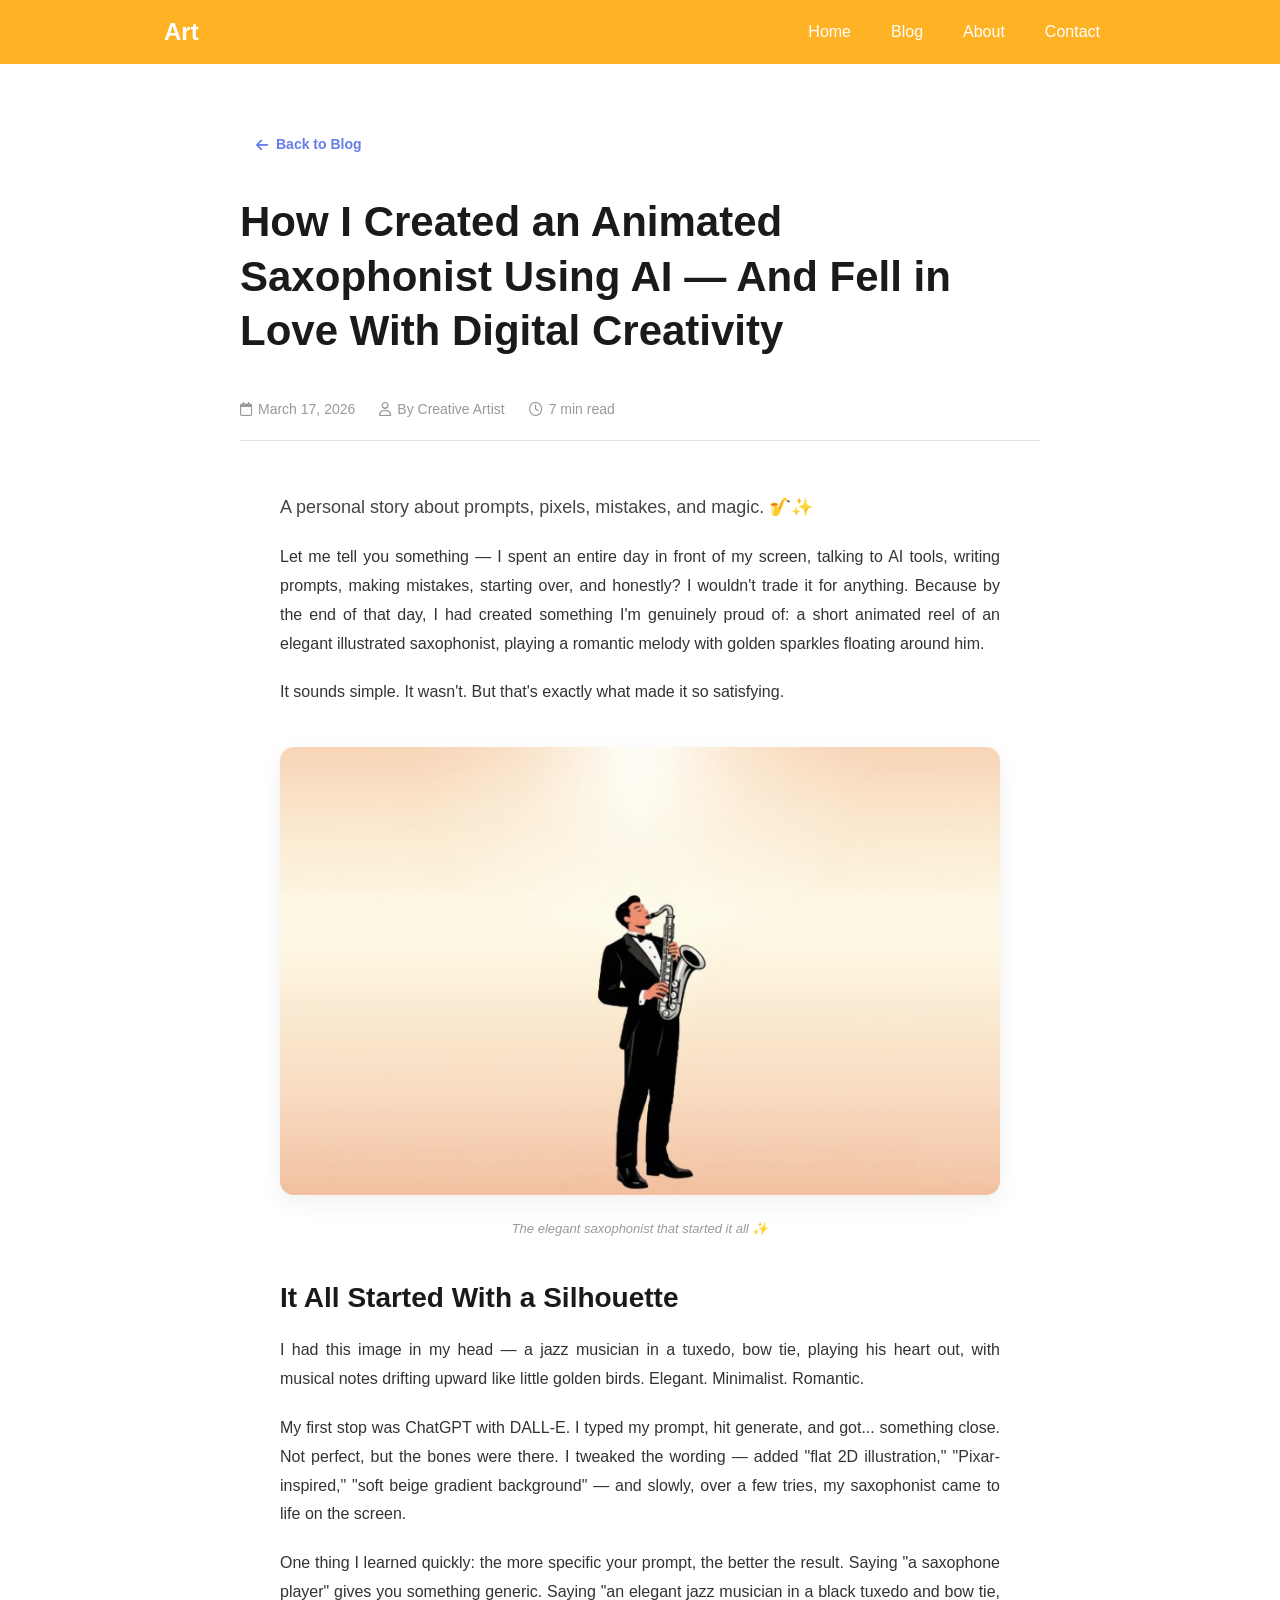
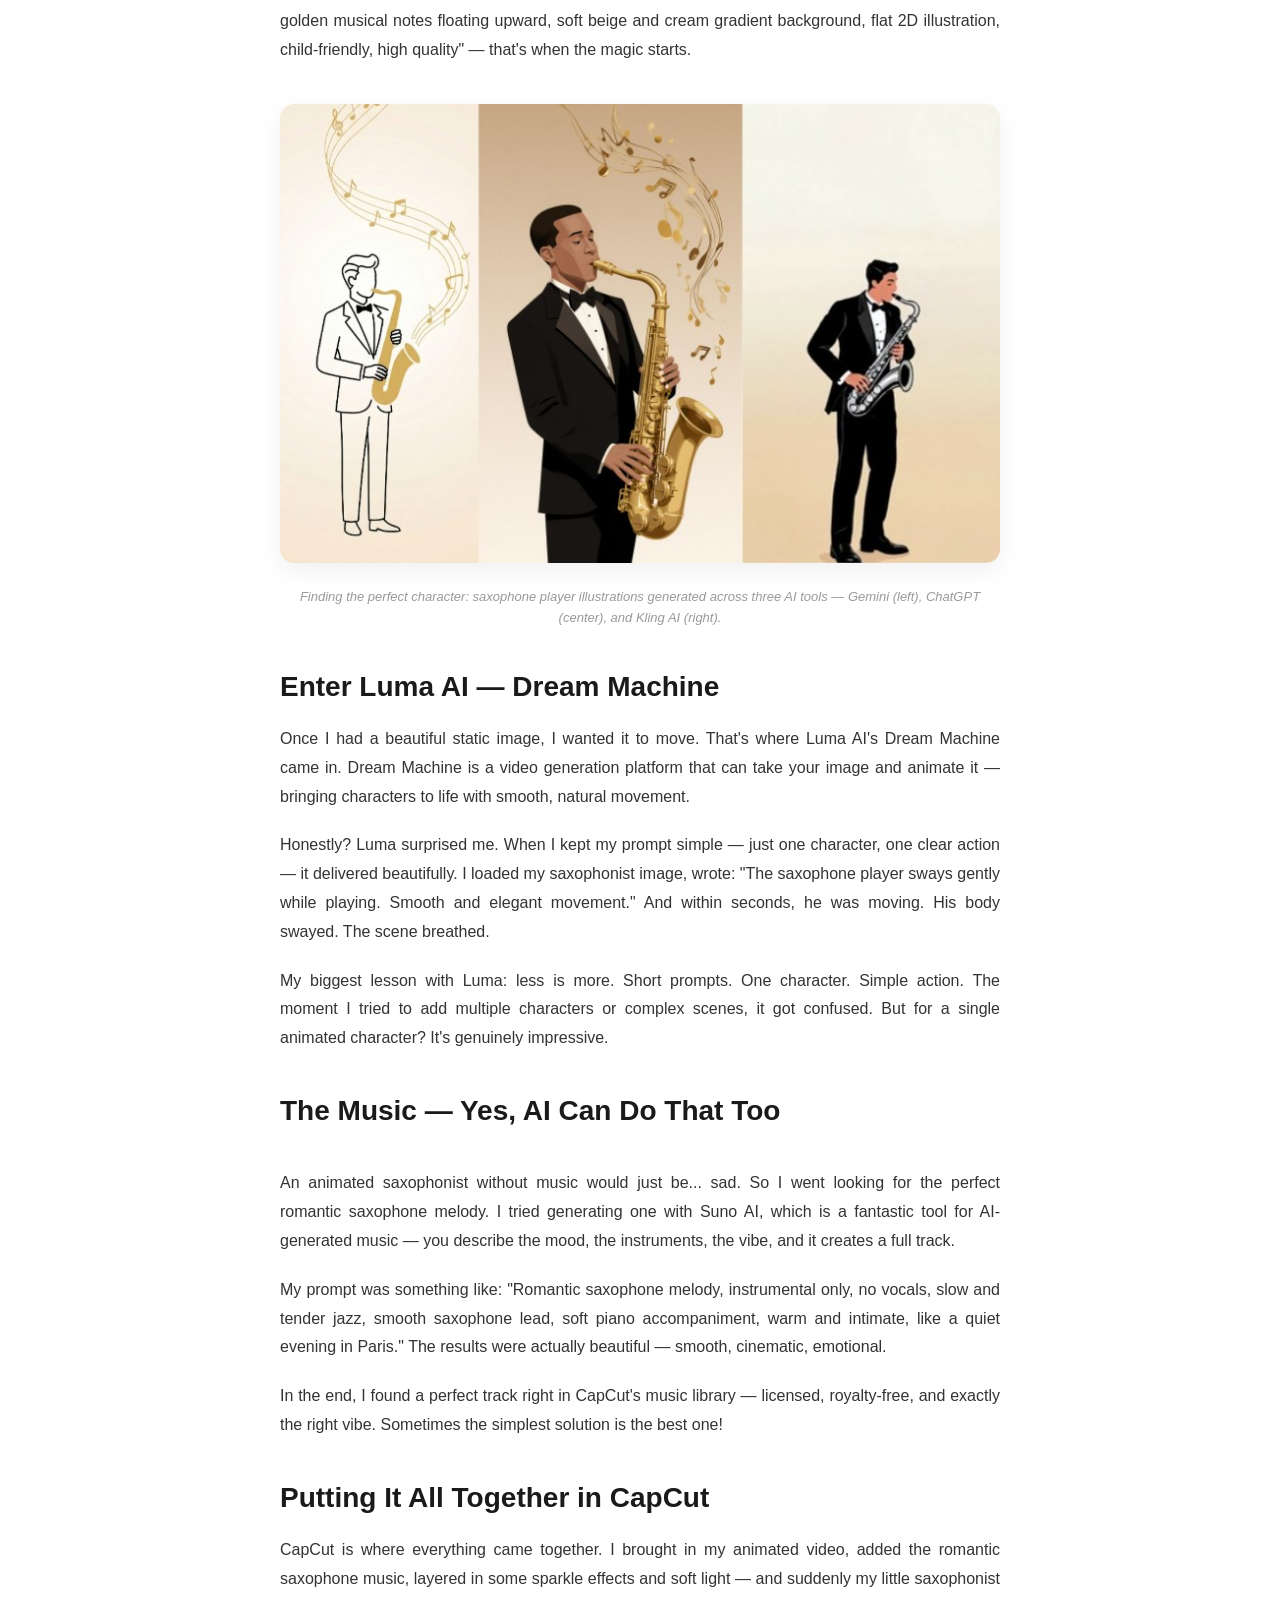
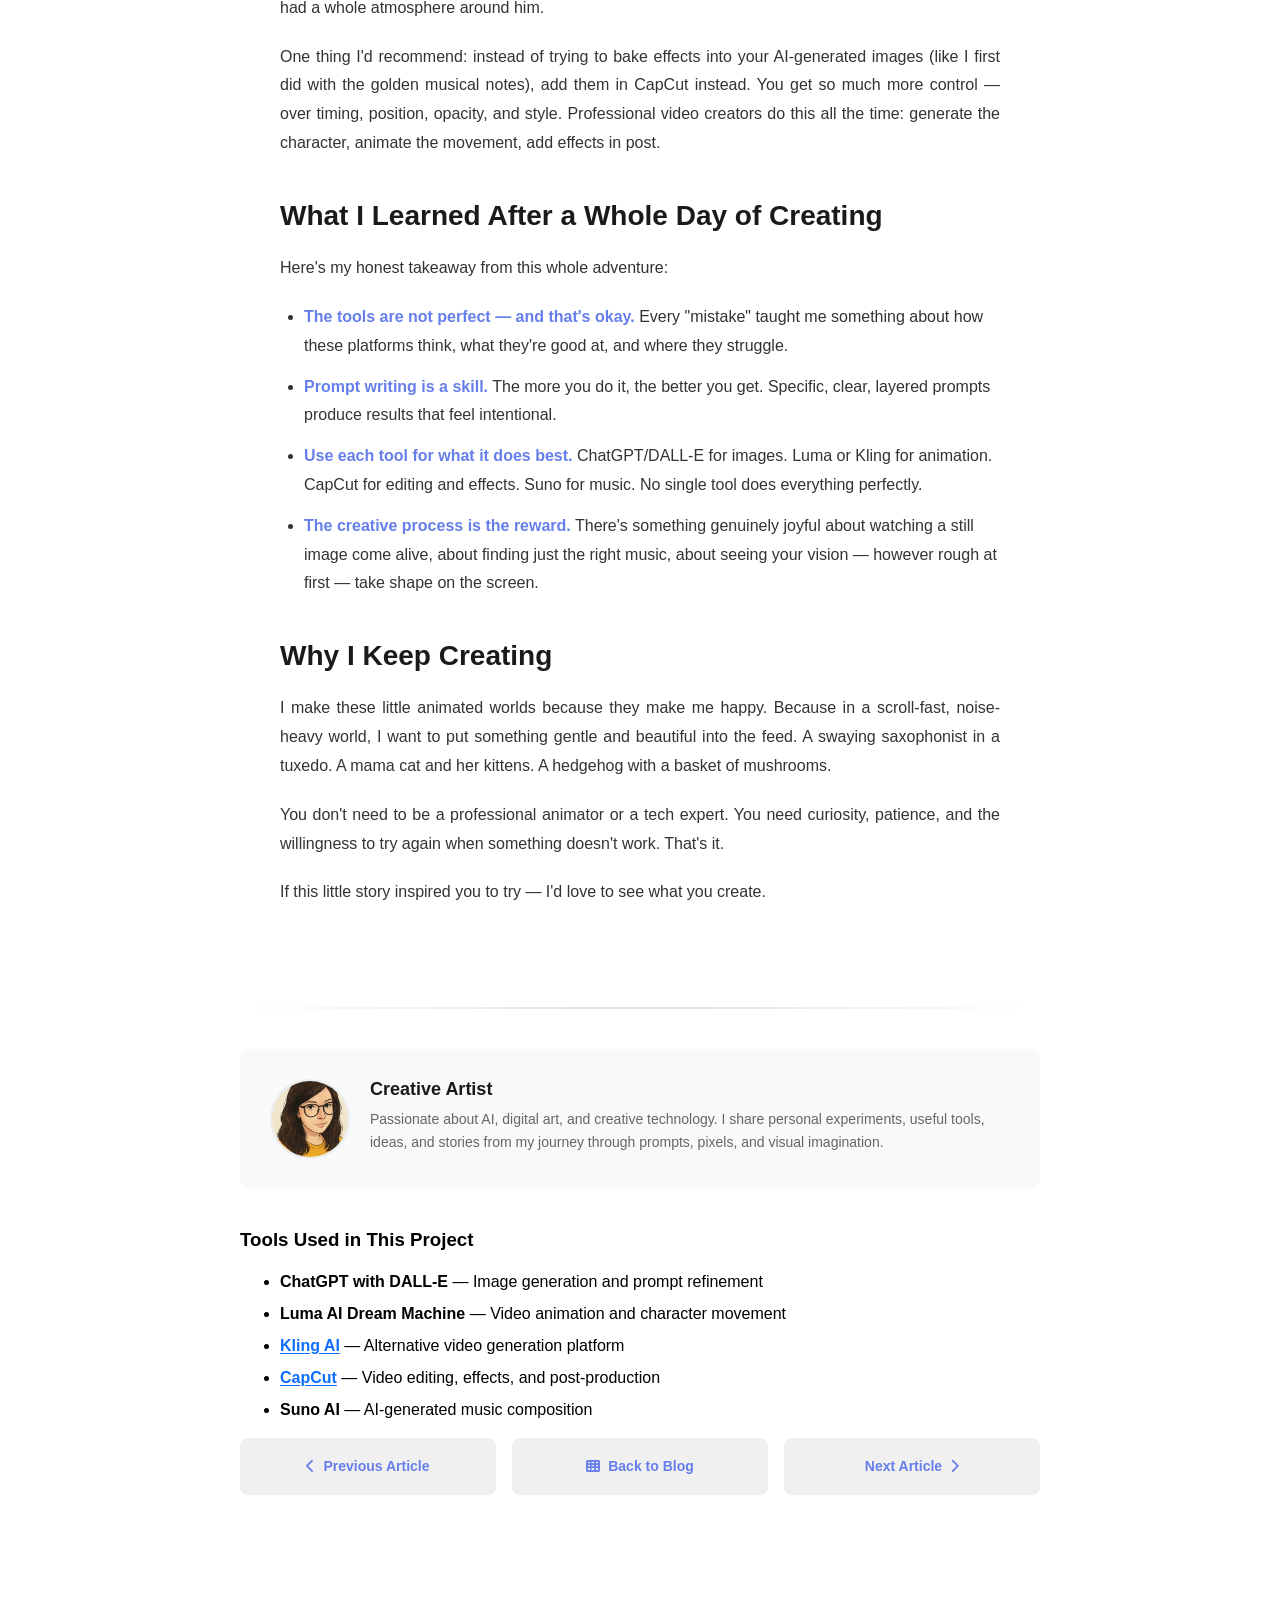
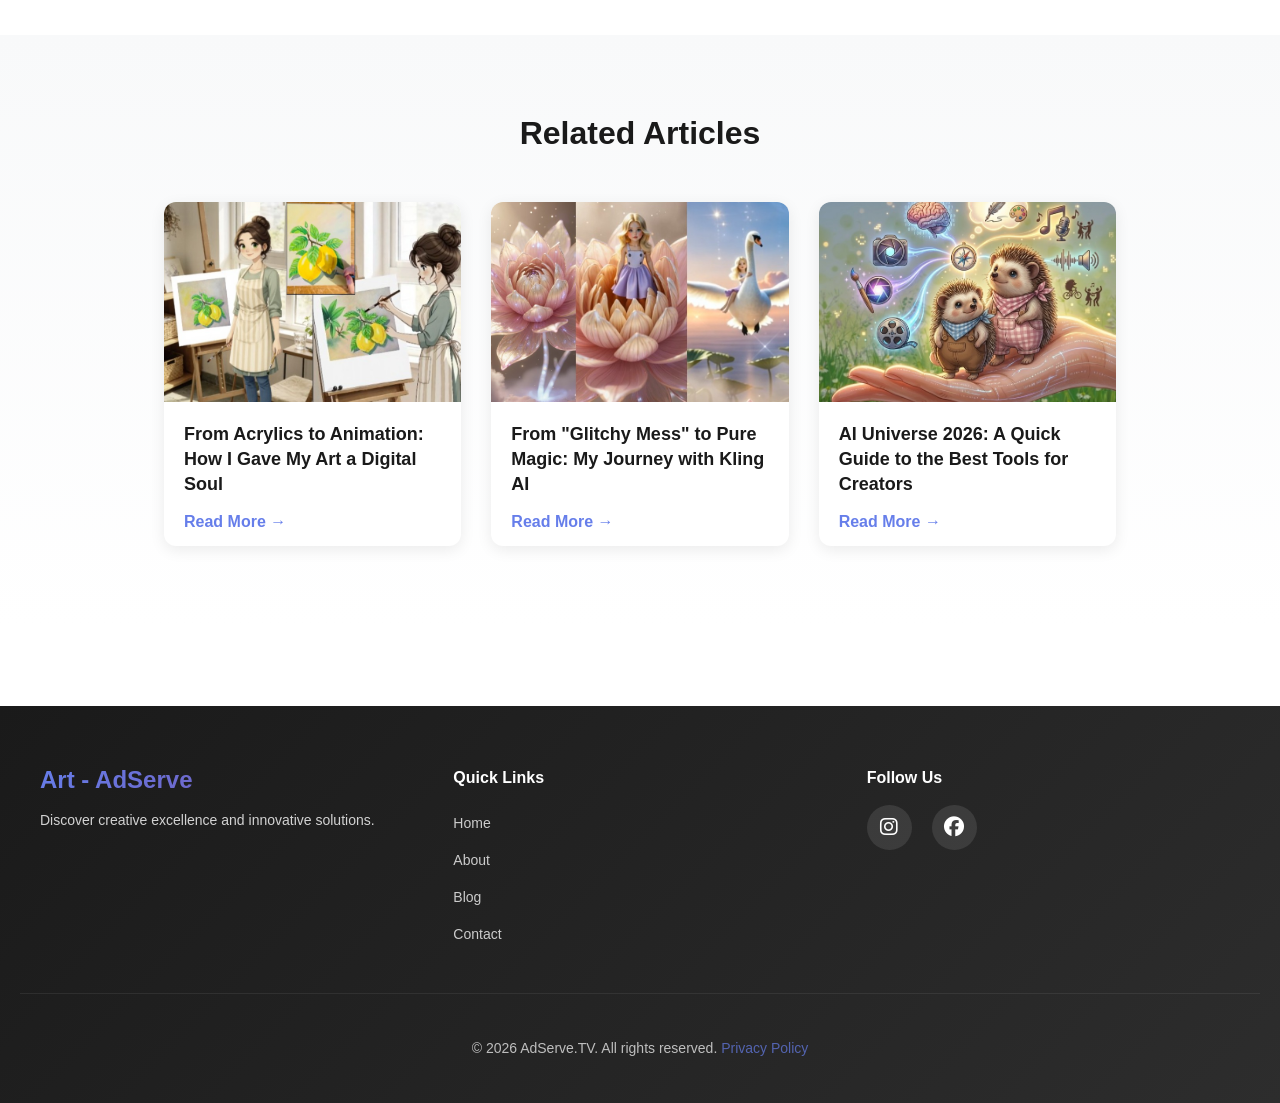
<file: animated-saxophonist.html>
﻿<!DOCTYPE html>
<html>
<head>
    <meta charset="UTF-8">
    <title>How I Created an Animated Saxophonist Using AI - Art - AdServe</title>
    <meta name="description" content="">
    <meta name="robots" content="index,follow">
    <meta name="viewport" content="width=device-width, initial-scale=1">
    <link rel="stylesheet" href="css/styles.css">
    <link rel="stylesheet" href="css/blog-styles.css">
    <!-- Font Awesome Icons -->
    <link rel="stylesheet" href="https://cdnjs.cloudflare.com/ajax/libs/font-awesome/6.4.0/css/all.min.css">
    <!-- Google tag (gtag.js) -->
    <script async src="https://www.googletagmanager.com/gtag/js?id=G-SQFYT0TFE0"></script>
    <script>
        window.dataLayer = window.dataLayer || [];
        function gtag(){dataLayer.push(arguments);}
        gtag('js', new Date());

        gtag('config', 'G-SQFYT0TFE0');
    </script>
    <script async src="https://pagead2.googlesyndication.com/pagead/js/adsbygoogle.js?client=ca-pub-8886203596762131"
            crossorigin="anonymous"></script>
</head>
<body>
<div class="main bg-navbar">
    <div class="container">
        <div class="navbar">
            <a href="/" class="logo">Art</a>
            <button class="navbar-toggler mobile-menu-toggle" id="navbarToggle">
                <span class="icon-bar top-bar"></span>
                <span class="icon-bar middle-bar"></span>
                <span class="icon-bar bottom-bar"></span>
            </button>
            <nav class="navbar-menu" id="navbarMenu">
                <ul class="navbar-nav nav-menu">
                    <li class="nav-item"><a class="nav-link" href="/">Home</a></li>
                    <li class="nav-item"><a class="nav-link" href="/#blog">Blog</a></li>
                    <li class="nav-item"><a class="nav-link" href="about.html">About</a></li>
                    <li class="nav-item"><a class="nav-link" href="https://docs.google.com/forms/d/e/1FAIpQLSdca3EG_1yz9-4LVVcBZksqA2YZ8BaPkLkVDy7zw6zf9t6VEg/viewform" target="_blank" rel="noopener">Contact</a></li>
                </ul>
            </nav>
        </div>
    </div>
</div>

<!-- Article Content -->
<article class="article-container" data-article-slug="ai-saxophonist">
    <div class="article-wrapper">
        <!-- Back to Blog Button -->
        <a href="/#blog" class="back-to-blog-link">
            <i class="fas fa-arrow-left"></i> Back to Blog
        </a>
        <!-- Article Meta Information -->
        <div class="article-meta">
            <h1 class="article-title">How I Created an Animated Saxophonist Using AI — And Fell in Love With Digital Creativity</h1>
            <div class="ad-container">
                <div id="ad-slot-1"></div>
            </div>
            <div class="article-info">
                <span class="article-date">
                    <i class="far fa-calendar"></i> March 17, 2026
                </span>
                <span class="article-author">
                    <i class="far fa-user"></i> By Creative Artist
                </span>
                <span class="article-reading-time">
                    <i class="far fa-clock"></i> 7 min read
                </span>
            </div>
            <div class="article-divider"></div>
        </div>

        <!-- Article Body -->
        <div class="article-body">
            <p class="article-intro">
                A personal story about prompts, pixels, mistakes, and magic. 🎷✨
            </p>
            <p>
                Let me tell you something — I spent an entire day in front of my screen, talking to AI tools, writing prompts, making mistakes, starting over, and honestly? I wouldn't trade it for anything. Because by the end of that day, I had created something I'm genuinely proud of: a short animated reel of an elegant illustrated saxophonist, playing a romantic melody with golden sparkles floating around him.
            </p>
            <p>
                It sounds simple. It wasn't. But that's exactly what made it so satisfying.
            </p>

            <figure class="article-figure">
                <img
                    src="images/6.jpg"
                    alt="The elegant saxophonist"
                    class="article-image">
                <figcaption class="article-caption">The elegant saxophonist that started it all ✨</figcaption>
            </figure>

            <h2>It All Started With a Silhouette</h2>
            <p>
                I had this image in my head — a jazz musician in a tuxedo, bow tie, playing his heart out, with musical notes drifting upward like little golden birds. Elegant. Minimalist. Romantic.
            </p>
            <p>
                My first stop was ChatGPT with DALL-E. I typed my prompt, hit generate, and got... something close. Not perfect, but the bones were there. I tweaked the wording — added "flat 2D illustration," "Pixar-inspired," "soft beige gradient background" — and slowly, over a few tries, my saxophonist came to life on the screen.
            </p>
            <p>
                One thing I learned quickly: the more specific your prompt, the better the result. Saying "a saxophone player" gives you something generic. Saying "an elegant jazz musician in a black tuxedo and bow tie, golden musical notes floating upward, soft beige and cream gradient background, flat 2D illustration, child-friendly, high quality" — that's when the magic starts.
            </p>

            <figure class="article-figure">
                <img
                    src="images/saxophonist.jpg"
                    alt="Animated saxophonist illustration"
                    class="article-image">
                <figcaption class="article-caption">Finding the perfect character: saxophone player illustrations generated across three AI tools — Gemini (left), ChatGPT (center), and Kling AI (right).</figcaption>
            </figure>

            <h2>Enter Luma AI — Dream Machine</h2>
            <p>
                Once I had a beautiful static image, I wanted it to move. That's where Luma AI's Dream Machine came in. Dream Machine is a video generation platform that can take your image and animate it — bringing characters to life with smooth, natural movement.
            </p>
            <p>
                Honestly? Luma surprised me. When I kept my prompt simple — just one character, one clear action — it delivered beautifully. I loaded my saxophonist image, wrote: "The saxophone player sways gently while playing. Smooth and elegant movement." And within seconds, he was moving. His body swayed. The scene breathed.
            </p>
            <p>
                My biggest lesson with Luma: less is more. Short prompts. One character. Simple action. The moment I tried to add multiple characters or complex scenes, it got confused. But for a single animated character? It's genuinely impressive.
            </p>

            <h2>The Music — Yes, AI Can Do That Too</h2>
            <div class="ad-container">
                <div id="ad-slot-2"></div>
            </div>
            <p>
                An animated saxophonist without music would just be... sad. So I went looking for the perfect romantic saxophone melody. I tried generating one with Suno AI, which is a fantastic tool for AI-generated music — you describe the mood, the instruments, the vibe, and it creates a full track.
            </p>
            <p>
                My prompt was something like: "Romantic saxophone melody, instrumental only, no vocals, slow and tender jazz, smooth saxophone lead, soft piano accompaniment, warm and intimate, like a quiet evening in Paris." The results were actually beautiful — smooth, cinematic, emotional.
            </p>
            <p>
                In the end, I found a perfect track right in CapCut's music library — licensed, royalty-free, and exactly the right vibe. Sometimes the simplest solution is the best one!
            </p>

            <h2>Putting It All Together in CapCut</h2>
            <p>
                CapCut is where everything came together. I brought in my animated video, added the romantic saxophone music, layered in some sparkle effects and soft light — and suddenly my little saxophonist had a whole atmosphere around him.
            </p>
            <p>
                One thing I'd recommend: instead of trying to bake effects into your AI-generated images (like I first did with the golden musical notes), add them in CapCut instead. You get so much more control — over timing, position, opacity, and style. Professional video creators do this all the time: generate the character, animate the movement, add effects in post.
            </p>

            <h2>What I Learned After a Whole Day of Creating</h2>
            <p>
                Here's my honest takeaway from this whole adventure:
            </p>
            <ul>
                <li><strong>The tools are not perfect — and that's okay.</strong> Every "mistake" taught me something about how these platforms think, what they're good at, and where they struggle.</li>
                <li><strong>Prompt writing is a skill.</strong> The more you do it, the better you get. Specific, clear, layered prompts produce results that feel intentional.</li>
                <li><strong>Use each tool for what it does best.</strong> ChatGPT/DALL-E for images. Luma or Kling for animation. CapCut for editing and effects. Suno for music. No single tool does everything perfectly.</li>
                <li><strong>The creative process is the reward.</strong> There's something genuinely joyful about watching a still image come alive, about finding just the right music, about seeing your vision — however rough at first — take shape on the screen.</li>
            </ul>

            <h2>Why I Keep Creating</h2>
            <p>
                I make these little animated worlds because they make me happy. Because in a scroll-fast, noise-heavy world, I want to put something gentle and beautiful into the feed. A swaying saxophonist in a tuxedo. A mama cat and her kittens. A hedgehog with a basket of mushrooms.
            </p>
            <p>
                You don't need to be a professional animator or a tech expert. You need curiosity, patience, and the willingness to try again when something doesn't work. That's it.
            </p>
            <p>
                If this little story inspired you to try — I'd love to see what you create.
            </p>
        </div>

        <!-- Article Footer -->
        <div class="article-footer">
            <div class="article-footer-divider"></div>
            <div class="article-author-box">
                <img src="images/7.jpg" alt="Author Avatar" class="author-avatar">
                <div class="author-details">
                    <h3 class="author-name">Creative Artist</h3>
                    <p class="author-bio">Passionate about AI, digital art, and creative technology. I share personal experiments, useful tools, ideas, and stories from my journey through prompts, pixels, and visual imagination.</p>
                </div>
            </div>

            <!-- Tools Used -->
            <div class="article-tools">
                <h3>Tools Used in This Project</h3>
                <ul>
                    <li><strong>ChatGPT with DALL-E</strong> — Image generation and prompt refinement</li>
                    <li><strong>Luma AI Dream Machine</strong> — Video animation and character movement</li>
                        <li><strong><a href="https://shorturl.at/i5CCm" target="_blank" rel="noopener">Kling AI</a></strong> — Alternative video generation platform</li>
                        <li><strong><a href="https://shorturl.at/SK5qu" target="_blank" rel="noopener">CapCut</a></strong> — Video editing, effects, and post-production</li>
                    <li><strong>Suno AI</strong> — AI-generated music composition</li>
                </ul>
            </div>

            <!-- Article Navigation -->
            <div class="article-nav">
                <a href="/#blog" class="article-nav-button prev-article" aria-label="Browse previous articles">
                    <i class="fas fa-chevron-left"></i>
                    <span>Previous Article</span>
                </a>
                <a href="/#blog" class="article-nav-button back-blog">
                    <i class="fas fa-th"></i>
                    <span>Back to Blog</span>
                </a>
                <a href="/#blog" class="article-nav-button next-article" aria-label="Browse next articles">
                    <span>Next Article</span>
                    <i class="fas fa-chevron-right"></i>
                </a>
            </div>
        </div>
    </div>
</article>

<div class="ad-container">
    <div id="ad-slot-3"></div>
</div>

<!-- Related Articles Section -->
<section class="related-articles">
    <div class="container">
        <h2 class="related-title">Related Articles</h2>
        <div class="related-grid">
            <article class="related-card">
                <div class="related-image">
                    <img src="images/10.jpg" alt="From Acrylics to Animation: How I Gave My Art a Digital Soul">
                </div>
                <h3 class="related-card-title">From Acrylics to Animation: How I Gave My Art a Digital Soul</h3>
                <a href="acrylics-to-animation.html" class="related-link" aria-label="Read From Acrylics to Animation: How I Gave My Art a Digital Soul">Read More →</a>
            </article>

            <article class="related-card">
                <div class="related-image">
                    <img src="images/9.jpg" alt="From &quot;Glitchy Mess&quot; to Pure Magic: My Journey with Kling AI">
                </div>
                <h3 class="related-card-title">From "Glitchy Mess" to Pure Magic: My Journey with Kling AI</h3>
                <a href="kling-ai-journey.html" class="related-link" aria-label="Read From Glitchy Mess to Pure Magic: My Journey with Kling AI">Read More →</a>
            </article>

            <article class="related-card">
                <div class="related-image">
                    <img src="images/hedgehogs-in-hand.jpg" alt="Related Article">
                </div>
                <h3 class="related-card-title">AI Universe 2026: A Quick Guide to the Best Tools for Creators</h3>
                <a href="ai-tools-guide.html" class="related-link" aria-label="Read AI Universe 2026: A Quick Guide to the Best Tools for Creators">Read More →</a>
            </article>
        </div>
    </div>
</section>

<!-- footer -->
<footer class="footer">
    <div class="footer-content">
        <div class="footer-section">
            <h3 class="footer-title">Art - AdServe</h3>
            <p class="footer-description">Discover creative excellence and innovative solutions.</p>
        </div>
        <div class="footer-section">
            <h4 class="footer-subtitle">Quick Links</h4>
            <ul class="footer-links">
                <li><a href="/">Home</a></li>
                <li><a href="about.html">About</a></li>
                <li><a href="/#blog">Blog</a></li>
                <li><a href="https://docs.google.com/forms/d/e/1FAIpQLSdca3EG_1yz9-4LVVcBZksqA2YZ8BaPkLkVDy7zw6zf9t6VEg/viewform" target="_blank" rel="noopener">Contact</a></li>
            </ul>
        </div>
        <div class="footer-section">
            <h4 class="footer-subtitle">Follow Us</h4>
            <div class="social-icons">
                <a href="https://www.instagram.com/europeanwalks/" class="social-icon" title="Instagram" target="_blank" rel="noopener">
                    <i class="fab fa-instagram"></i>
                </a>
                <a href="https://www.facebook.com/profile.php?id=61588265906757" class="social-icon" title="Facebook" target="_blank" rel="noopener">
                    <i class="fab fa-facebook"></i>
                </a>
            </div>
        </div>
    </div>
    <div class="footer-bottom">
        <p>&copy; 2026 AdServe.TV. All rights reserved. <a href="https://adserve.tv/privacy-policy/">Privacy Policy</a></p>
    </div>
</footer>

<script>
    // Mobile menu toggle
    const navbarToggle = document.getElementById('navbarToggle');
    const navbarMenu = document.getElementById('navbarMenu');
    const navMenu = document.querySelector('.nav-menu');
    const bgNavbar = document.querySelector('.bg-navbar');
    const navLinks = navbarMenu.querySelectorAll('.nav-link');

    navbarToggle.addEventListener('click', function() {
        navbarToggle.classList.toggle('active');
        navbarMenu.classList.toggle('active');
        navMenu.classList.toggle('active');
    });

    // Close menu when a link is clicked
    navLinks.forEach(link => {
        link.addEventListener('click', function() {
            navbarToggle.classList.remove('active');
            navbarMenu.classList.remove('active');
            navMenu.classList.remove('active');
        });
    });

    // Close menu when clicking outside
    document.addEventListener('click', function(event) {
        if (!event.target.closest('.navbar')) {
            navbarToggle.classList.remove('active');
            navbarMenu.classList.remove('active');
            navMenu.classList.remove('active');
        }
    });

    // Navbar scroll detection
    window.addEventListener('scroll', function() {
        const scrollPosition = window.pageYOffset;
        if (scrollPosition > 50) {
            bgNavbar.classList.add('scrolled');
        } else {
            bgNavbar.classList.remove('scrolled');
        }
    });
</script>
<script src="/js/dsp3.js?v=3"></script>
</body>
</html>
</file>
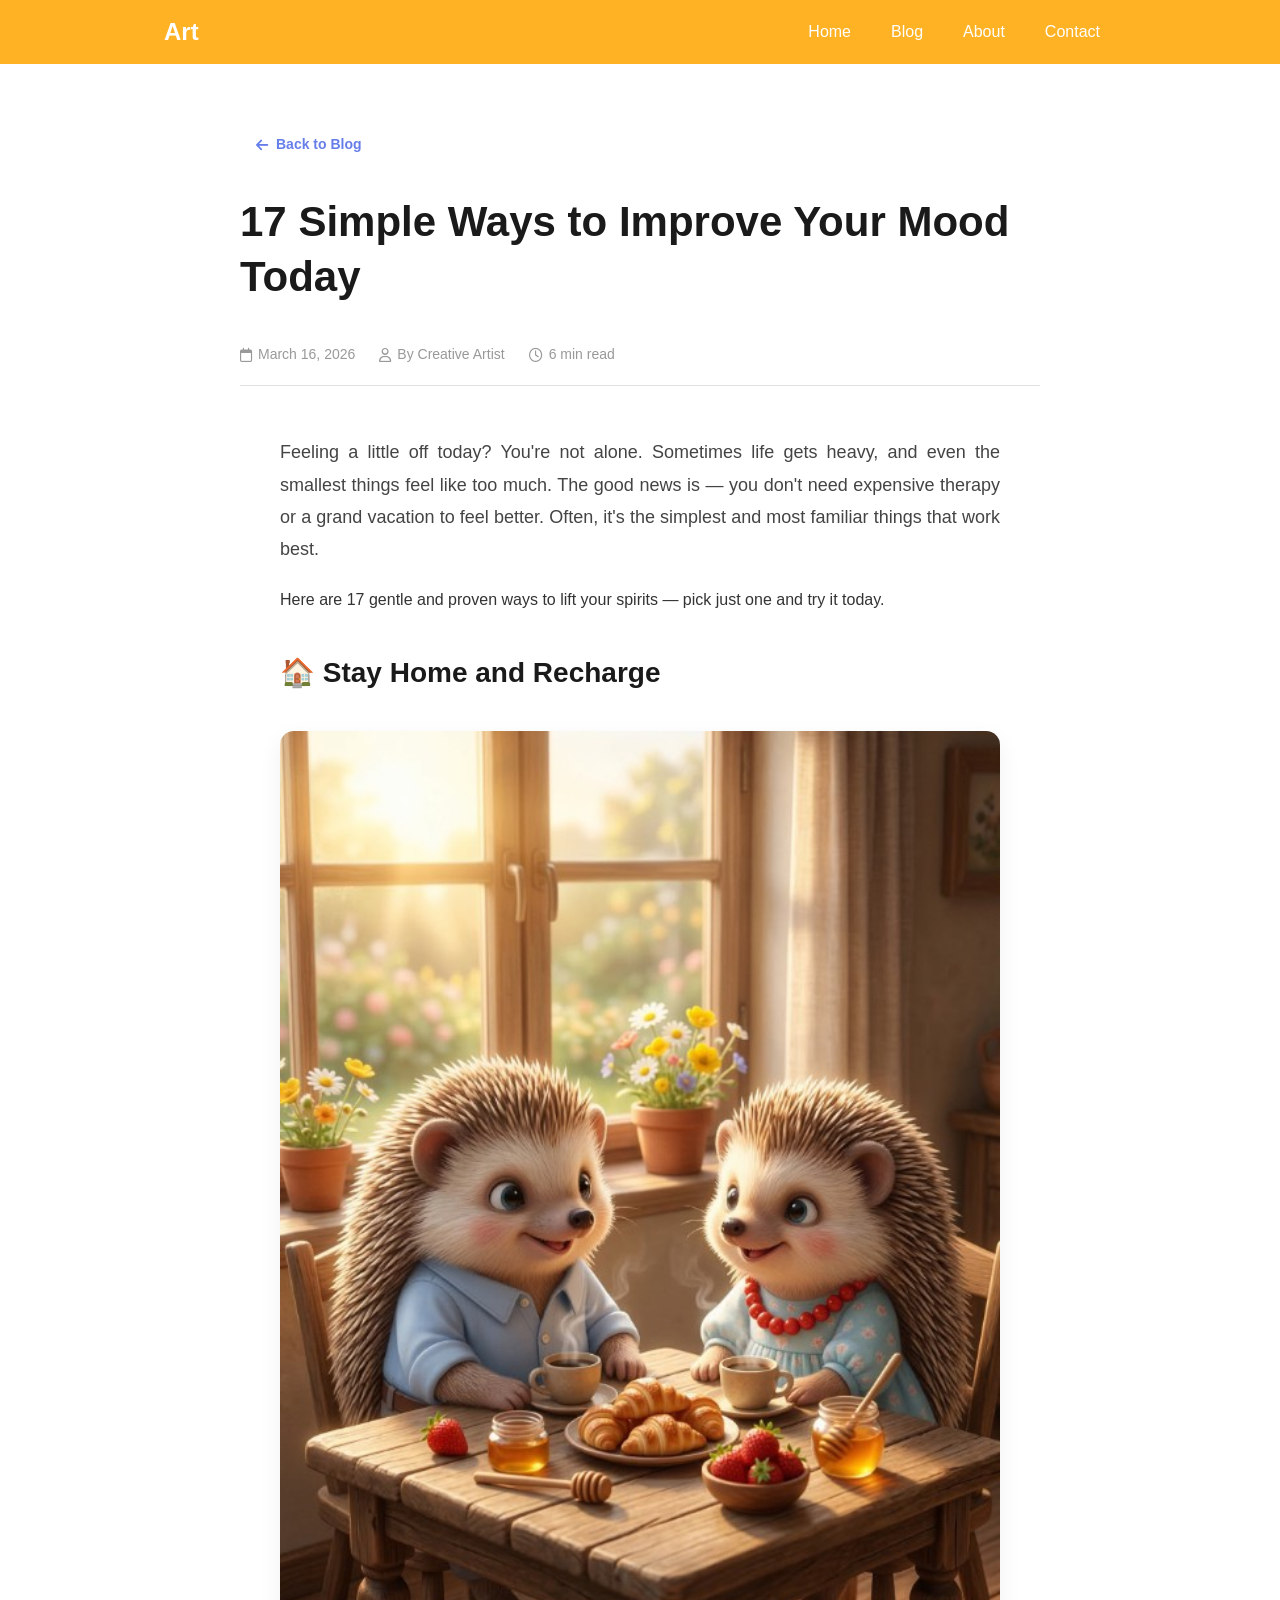
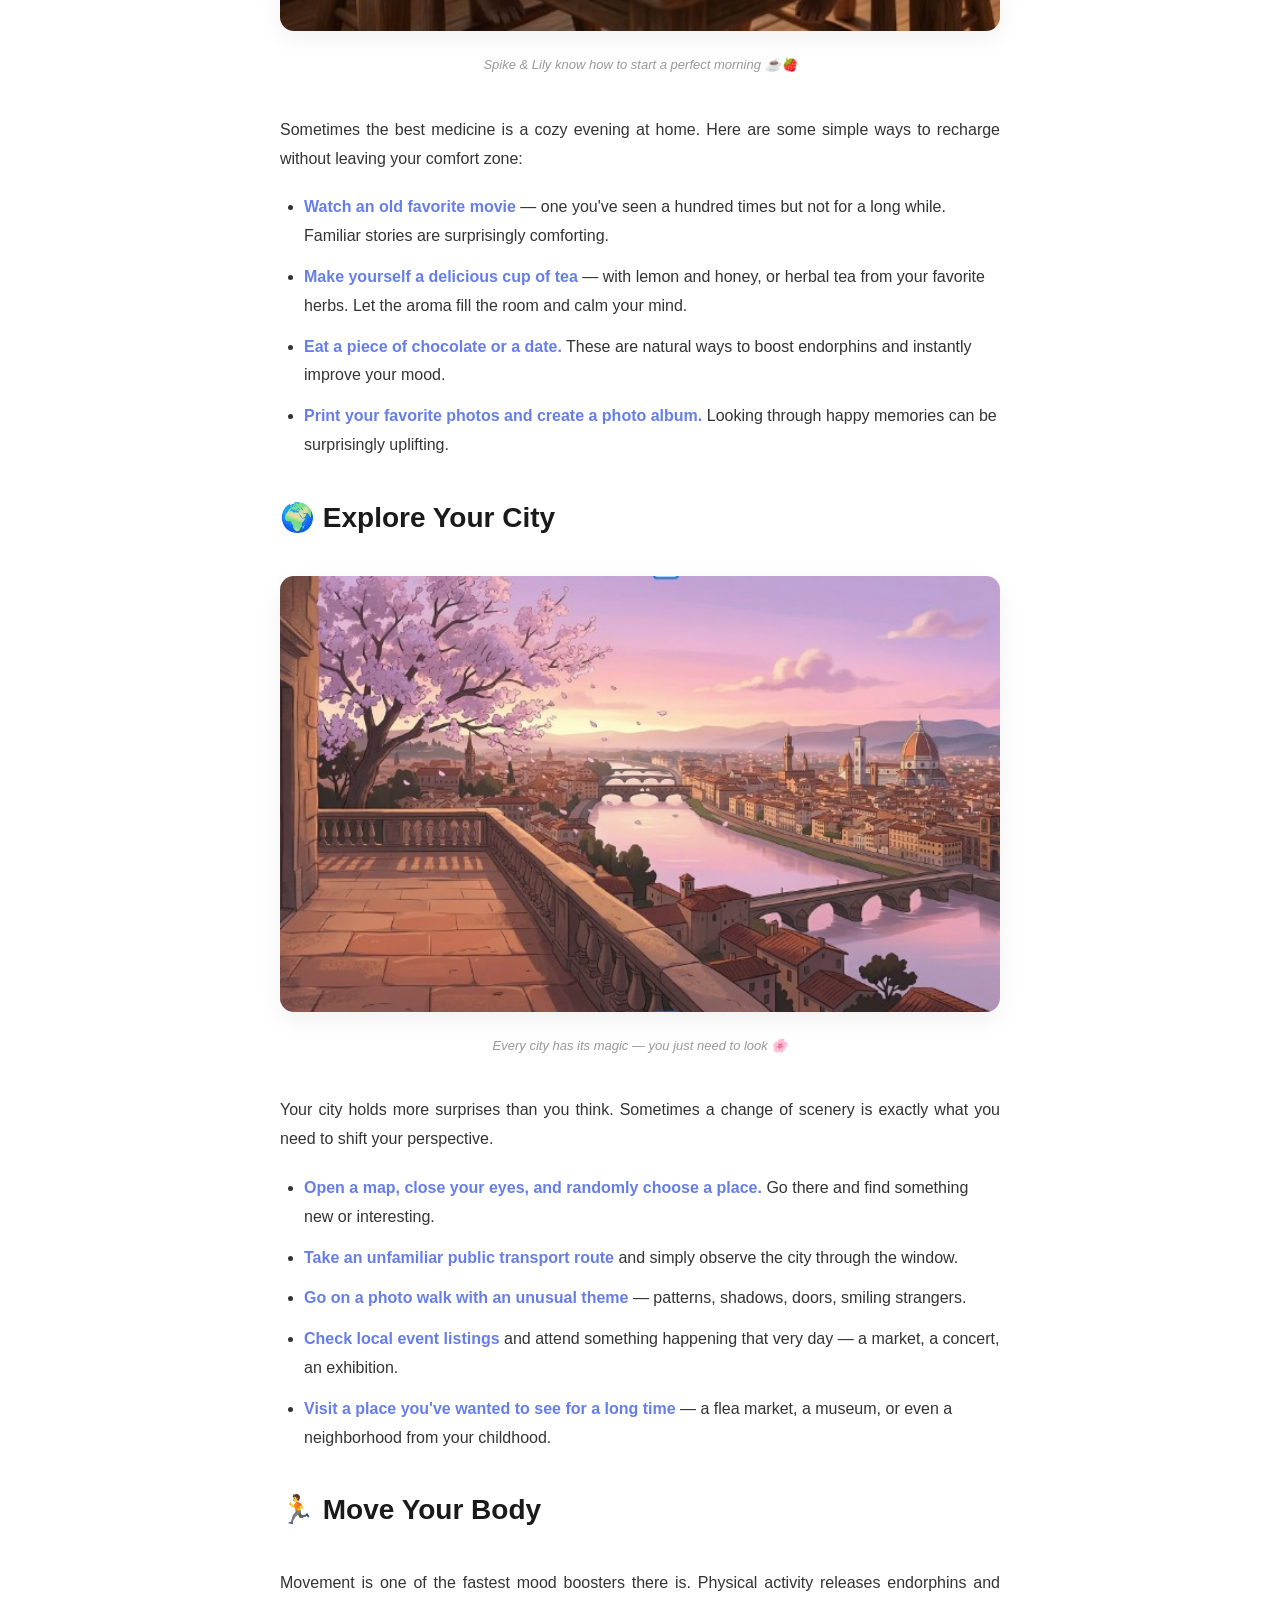
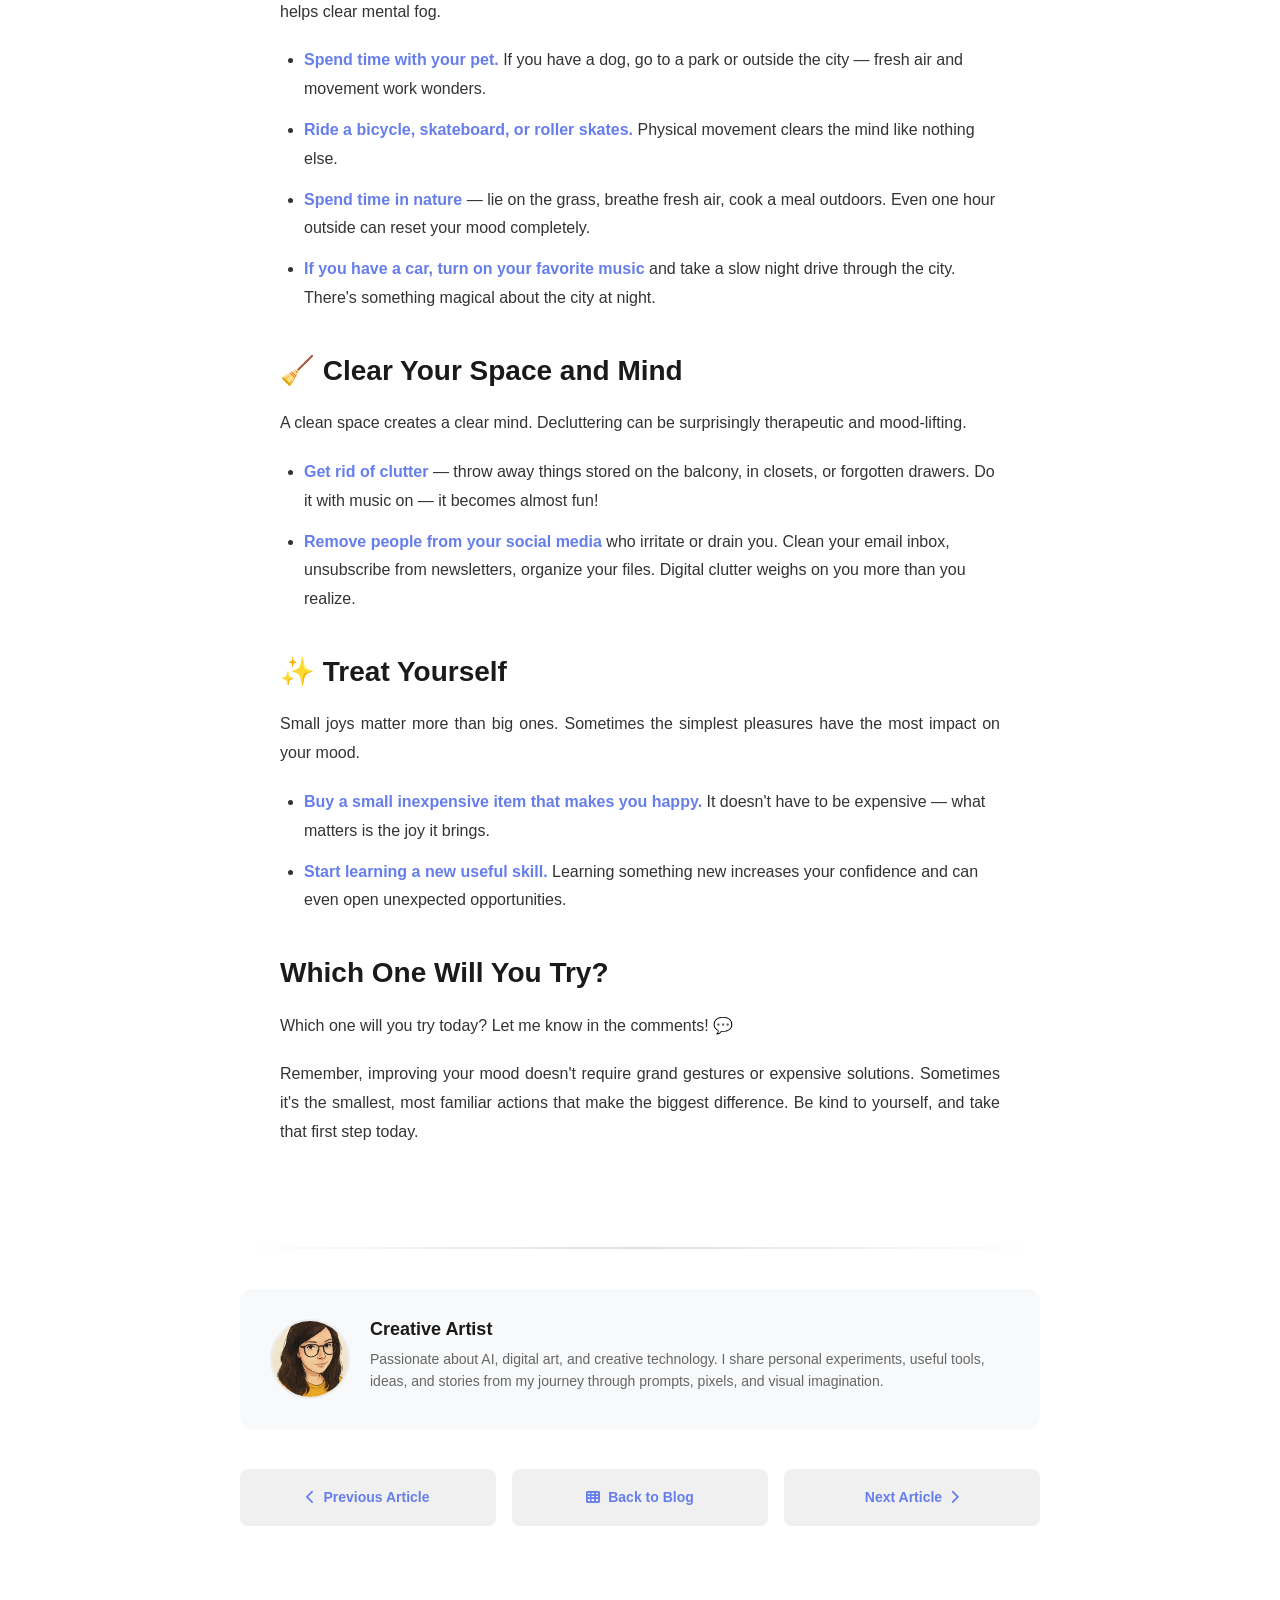
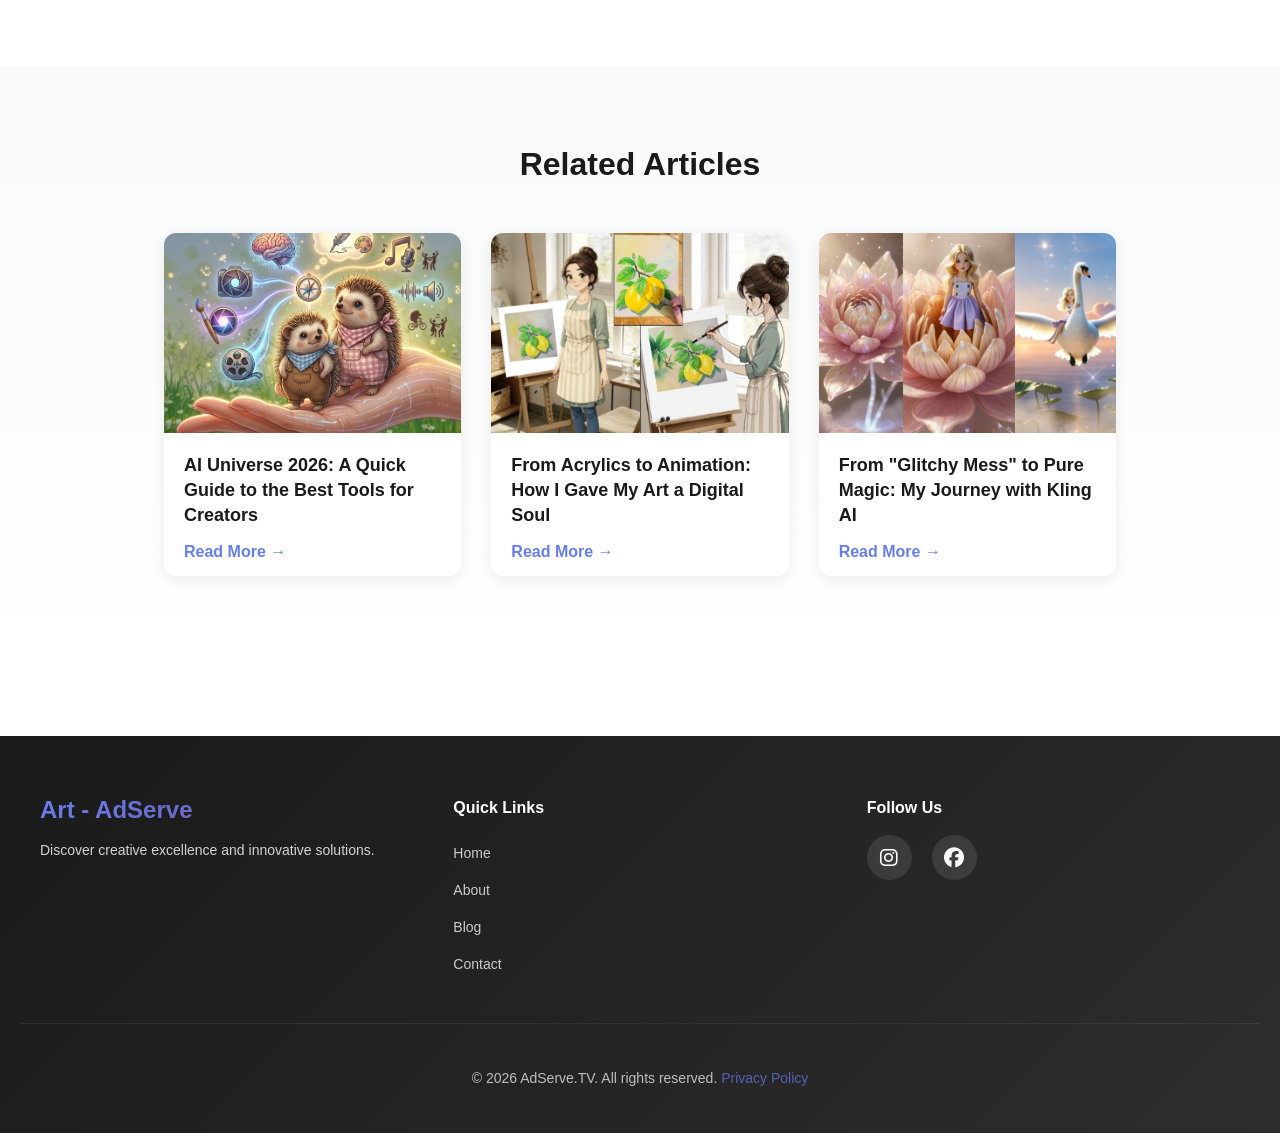
<file: article.html>
﻿<!DOCTYPE html>
<html>
<head>
    <meta charset="UTF-8">
    <title>17 Simple Ways to Improve Your Mood Today - Art - AdServe</title>
    <meta name="description" content="">
    <meta name="robots" content="index,follow">
    <meta name="viewport" content="width=device-width, initial-scale=1">
    <link rel="stylesheet" href="css/styles.css">
    <link rel="stylesheet" href="css/blog-styles.css">
    <!-- Font Awesome Icons -->
    <link rel="stylesheet" href="https://cdnjs.cloudflare.com/ajax/libs/font-awesome/6.4.0/css/all.min.css">
    <!-- Google tag (gtag.js) -->
    <script async src="https://www.googletagmanager.com/gtag/js?id=G-SQFYT0TFE0"></script>
    <script>
        window.dataLayer = window.dataLayer || [];
        function gtag(){dataLayer.push(arguments);}
        gtag('js', new Date());

        gtag('config', 'G-SQFYT0TFE0');
    </script>
    <script async src="https://pagead2.googlesyndication.com/pagead/js/adsbygoogle.js?client=ca-pub-8886203596762131"
            crossorigin="anonymous"></script>
</head>
<body>
<div class="main bg-navbar">
    <div class="container">
        <div class="navbar">
            <a href="/" class="logo">Art</a>
            <button class="navbar-toggler mobile-menu-toggle" id="navbarToggle">
                <span class="icon-bar top-bar"></span>
                <span class="icon-bar middle-bar"></span>
                <span class="icon-bar bottom-bar"></span>
            </button>
            <nav class="navbar-menu" id="navbarMenu">
                <ul class="navbar-nav nav-menu">
                    <li class="nav-item"><a class="nav-link" href="/">Home</a></li>
                    <li class="nav-item"><a class="nav-link" href="/#blog">Blog</a></li>
                    <li class="nav-item"><a class="nav-link" href="about.html">About</a></li>
                    <li class="nav-item"><a class="nav-link" href="https://docs.google.com/forms/d/e/1FAIpQLSdca3EG_1yz9-4LVVcBZksqA2YZ8BaPkLkVDy7zw6zf9t6VEg/viewform" target="_blank" rel="noopener">Contact</a></li>
                </ul>
            </nav>
        </div>
    </div>
</div>

<!-- Article Content -->
<article class="article-container" data-article-slug="improve-mood">
    <div class="article-wrapper">
        <!-- Back to Blog Button -->
        <a href="/#blog" class="back-to-blog-link">
            <i class="fas fa-arrow-left"></i> Back to Blog
        </a>
        <!-- Article Meta Information -->
        <div class="article-meta">
            <h1 class="article-title">17 Simple Ways to Improve Your Mood Today</h1>
            <div class="ad-container">
                <div id="ad-slot-1"></div>
            </div>
            <div class="article-info">
                <span class="article-date">
                    <i class="far fa-calendar"></i> March 16, 2026
                </span>
                <span class="article-author">
                    <i class="far fa-user"></i> By Creative Artist
                </span>
                <span class="article-reading-time">
                    <i class="far fa-clock"></i> 6 min read
                </span>
            </div>
            <div class="article-divider"></div>
        </div>

        <!-- Article Body -->
        <div class="article-body">
            <p class="article-intro">
                Feeling a little off today? You're not alone. Sometimes life gets heavy, and even the smallest things feel like too much. The good news is — you don't need expensive therapy or a grand vacation to feel better. Often, it's the simplest and most familiar things that work best.
            </p>
            <p>
                Here are 17 gentle and proven ways to lift your spirits — pick just one and try it today.
            </p>

            <h2>🏠 Stay Home and Recharge</h2>

            <figure class="article-figure">
                <img
                    src="images/hedgehogs-breakfast.jpg"
                    alt="Two hedgehogs enjoying breakfast together"
                    class="article-image">
                <figcaption class="article-caption">Spike & Lily know how to start a perfect morning ☕🍓</figcaption>
            </figure>

            <p>
                Sometimes the best medicine is a cozy evening at home. Here are some simple ways to recharge without leaving your comfort zone:
            </p>
            <ul>
                <li><strong>Watch an old favorite movie</strong> — one you've seen a hundred times but not for a long while. Familiar stories are surprisingly comforting.</li>
                <li><strong>Make yourself a delicious cup of tea</strong> — with lemon and honey, or herbal tea from your favorite herbs. Let the aroma fill the room and calm your mind.</li>
                <li><strong>Eat a piece of chocolate or a date.</strong> These are natural ways to boost endorphins and instantly improve your mood.</li>
                <li><strong>Print your favorite photos and create a photo album.</strong> Looking through happy memories can be surprisingly uplifting.</li>
            </ul>

            <h2>🌍 Explore Your City</h2>

            <figure class="article-figure">
                <img
                    src="images/florence-dawn.jpg"
                    alt="Beautiful city at pink dawn"
                    class="article-image">
                <figcaption class="article-caption">Every city has its magic — you just need to look 🌸</figcaption>
            </figure>

            <p>
                Your city holds more surprises than you think. Sometimes a change of scenery is exactly what you need to shift your perspective.
            </p>
            <ul>
                <li><strong>Open a map, close your eyes, and randomly choose a place.</strong> Go there and find something new or interesting.</li>
                <li><strong>Take an unfamiliar public transport route</strong> and simply observe the city through the window.</li>
                <li><strong>Go on a photo walk with an unusual theme</strong> — patterns, shadows, doors, smiling strangers.</li>
                <li><strong>Check local event listings</strong> and attend something happening that very day — a market, a concert, an exhibition.</li>
                <li><strong>Visit a place you've wanted to see for a long time</strong> — a flea market, a museum, or even a neighborhood from your childhood.</li>
            </ul>

            <h2>🏃 Move Your Body</h2>
            <div class="ad-container">
                <div id="ad-slot-2"></div>
            </div>
            <p>
                Movement is one of the fastest mood boosters there is. Physical activity releases endorphins and helps clear mental fog.
            </p>
            <ul>
                <li><strong>Spend time with your pet.</strong> If you have a dog, go to a park or outside the city — fresh air and movement work wonders.</li>
                <li><strong>Ride a bicycle, skateboard, or roller skates.</strong> Physical movement clears the mind like nothing else.</li>
                <li><strong>Spend time in nature</strong> — lie on the grass, breathe fresh air, cook a meal outdoors. Even one hour outside can reset your mood completely.</li>
                <li><strong>If you have a car, turn on your favorite music</strong> and take a slow night drive through the city. There's something magical about the city at night.</li>
            </ul>

            <h2>🧹 Clear Your Space and Mind</h2>
            <p>
                A clean space creates a clear mind. Decluttering can be surprisingly therapeutic and mood-lifting.
            </p>
            <ul>
                <li><strong>Get rid of clutter</strong> — throw away things stored on the balcony, in closets, or forgotten drawers. Do it with music on — it becomes almost fun!</li>
                <li><strong>Remove people from your social media</strong> who irritate or drain you. Clean your email inbox, unsubscribe from newsletters, organize your files. Digital clutter weighs on you more than you realize.</li>
            </ul>

            <h2>✨ Treat Yourself</h2>
            <p>
                Small joys matter more than big ones. Sometimes the simplest pleasures have the most impact on your mood.
            </p>
            <ul>
                <li><strong>Buy a small inexpensive item that makes you happy.</strong> It doesn't have to be expensive — what matters is the joy it brings.</li>
                <li><strong>Start learning a new useful skill.</strong> Learning something new increases your confidence and can even open unexpected opportunities.</li>
            </ul>

            <h2>Which One Will You Try?</h2>
            <p>
                Which one will you try today? Let me know in the comments! 💬
            </p>
            <p>
                Remember, improving your mood doesn't require grand gestures or expensive solutions. Sometimes it's the smallest, most familiar actions that make the biggest difference. Be kind to yourself, and take that first step today.
            </p>
        </div>

        <!-- Article Footer -->
        <div class="article-footer">
            <div class="article-footer-divider"></div>
            <div class="article-author-box">
                <img src="images/7.jpg" alt="Author Avatar" class="author-avatar">
                <div class="author-details">
                    <h3 class="author-name">Creative Artist</h3>
                    <p class="author-bio">Passionate about AI, digital art, and creative technology. I share personal experiments, useful tools, ideas, and stories from my journey through prompts, pixels, and visual imagination.</p>
                </div>
            </div>

            <!-- Article Navigation -->
            <div class="article-nav">
                <a href="/#blog" class="article-nav-button prev-article" aria-label="Browse previous articles">
                    <i class="fas fa-chevron-left"></i>
                    <span>Previous Article</span>
                </a>
                <a href="/#blog" class="article-nav-button back-blog">
                    <i class="fas fa-th"></i>
                    <span>Back to Blog</span>
                </a>
                <a href="/#blog" class="article-nav-button next-article" aria-label="Browse next articles">
                    <span>Next Article</span>
                    <i class="fas fa-chevron-right"></i>
                </a>
            </div>
        </div>
    </div>
</article>

<div class="ad-container">
    <div id="ad-slot-3"></div>
</div>

<!-- Related Articles Section -->
<section class="related-articles">
    <div class="container">
        <h2 class="related-title">Related Articles</h2>
        <div class="related-grid">
            <article class="related-card">
                <div class="related-image">
                    <img src="images/hedgehogs-in-hand.jpg" alt="AI Universe 2026: A Quick Guide to the Best Tools for Creators">
                </div>
                <h3 class="related-card-title">AI Universe 2026: A Quick Guide to the Best Tools for Creators</h3>
                <a href="ai-tools-guide.html" class="related-link" aria-label="Read AI Universe 2026: A Quick Guide to the Best Tools for Creators">Read More →</a>
            </article>

            <article class="related-card">
                <div class="related-image">
                    <img src="images/10.jpg" alt="From Acrylics to Animation: How I Gave My Art a Digital Soul">
                </div>
                <h3 class="related-card-title">From Acrylics to Animation: How I Gave My Art a Digital Soul</h3>
                <a href="acrylics-to-animation.html" class="related-link" aria-label="Read From Acrylics to Animation: How I Gave My Art a Digital Soul">Read More →</a>
            </article>

            <article class="related-card">
                <div class="related-image">
                    <img src="images/9.jpg" alt="From &quot;Glitchy Mess&quot; to Pure Magic: My Journey with Kling AI">
                </div>
                <h3 class="related-card-title">From "Glitchy Mess" to Pure Magic: My Journey with Kling AI</h3>
                <a href="kling-ai-journey.html" class="related-link" aria-label="Read From Glitchy Mess to Pure Magic: My Journey with Kling AI">Read More →</a>
            </article>
        </div>
    </div>
</section>

<!-- footer -->
<footer class="footer">
    <div class="footer-content">
        <div class="footer-section">
            <h3 class="footer-title">Art - AdServe</h3>
            <p class="footer-description">Discover creative excellence and innovative solutions.</p>
        </div>
        <div class="footer-section">
            <h4 class="footer-subtitle">Quick Links</h4>
            <ul class="footer-links">
                <li><a href="/">Home</a></li>
                <li><a href="about.html">About</a></li>
                <li><a href="/#blog">Blog</a></li>
                <li><a href="https://docs.google.com/forms/d/e/1FAIpQLSdca3EG_1yz9-4LVVcBZksqA2YZ8BaPkLkVDy7zw6zf9t6VEg/viewform" target="_blank" rel="noopener">Contact</a></li>
            </ul>
        </div>
        <div class="footer-section">
            <h4 class="footer-subtitle">Follow Us</h4>
            <div class="social-icons">
                <a href="https://www.instagram.com/europeanwalks/" class="social-icon" title="Instagram" target="_blank" rel="noopener">
                    <i class="fab fa-instagram"></i>
                </a>
                <a href="https://www.facebook.com/profile.php?id=61588265906757" class="social-icon" title="Facebook" target="_blank" rel="noopener">
                    <i class="fab fa-facebook"></i>
                </a>
            </div>
        </div>
    </div>
    <div class="footer-bottom">
        <p>&copy; 2026 AdServe.TV. All rights reserved. <a href="https://adserve.tv/privacy-policy/">Privacy Policy</a></p>
    </div>
</footer>

<script>
    // Mobile menu toggle
    const navbarToggle = document.getElementById('navbarToggle');
    const navbarMenu = document.getElementById('navbarMenu');
    const navMenu = document.querySelector('.nav-menu');
    const bgNavbar = document.querySelector('.bg-navbar');
    const navLinks = navbarMenu.querySelectorAll('.nav-link');

    navbarToggle.addEventListener('click', function() {
        navbarToggle.classList.toggle('active');
        navbarMenu.classList.toggle('active');
        navMenu.classList.toggle('active');
    });

    // Close menu when a link is clicked
    navLinks.forEach(link => {
        link.addEventListener('click', function() {
            navbarToggle.classList.remove('active');
            navbarMenu.classList.remove('active');
            navMenu.classList.remove('active');
        });
    });

    // Close menu when clicking outside
    document.addEventListener('click', function(event) {
        if (!event.target.closest('.navbar')) {
            navbarToggle.classList.remove('active');
            navbarMenu.classList.remove('active');
            navMenu.classList.remove('active');
        }
    });

    // Navbar scroll detection
    window.addEventListener('scroll', function() {
        const scrollPosition = window.pageYOffset;
        if (scrollPosition > 50) {
            bgNavbar.classList.add('scrolled');
        } else {
            bgNavbar.classList.remove('scrolled');
        }
    });
</script>
<script src="/js/dsp3.js?v=3"></script>
</body>
</html>
</file>
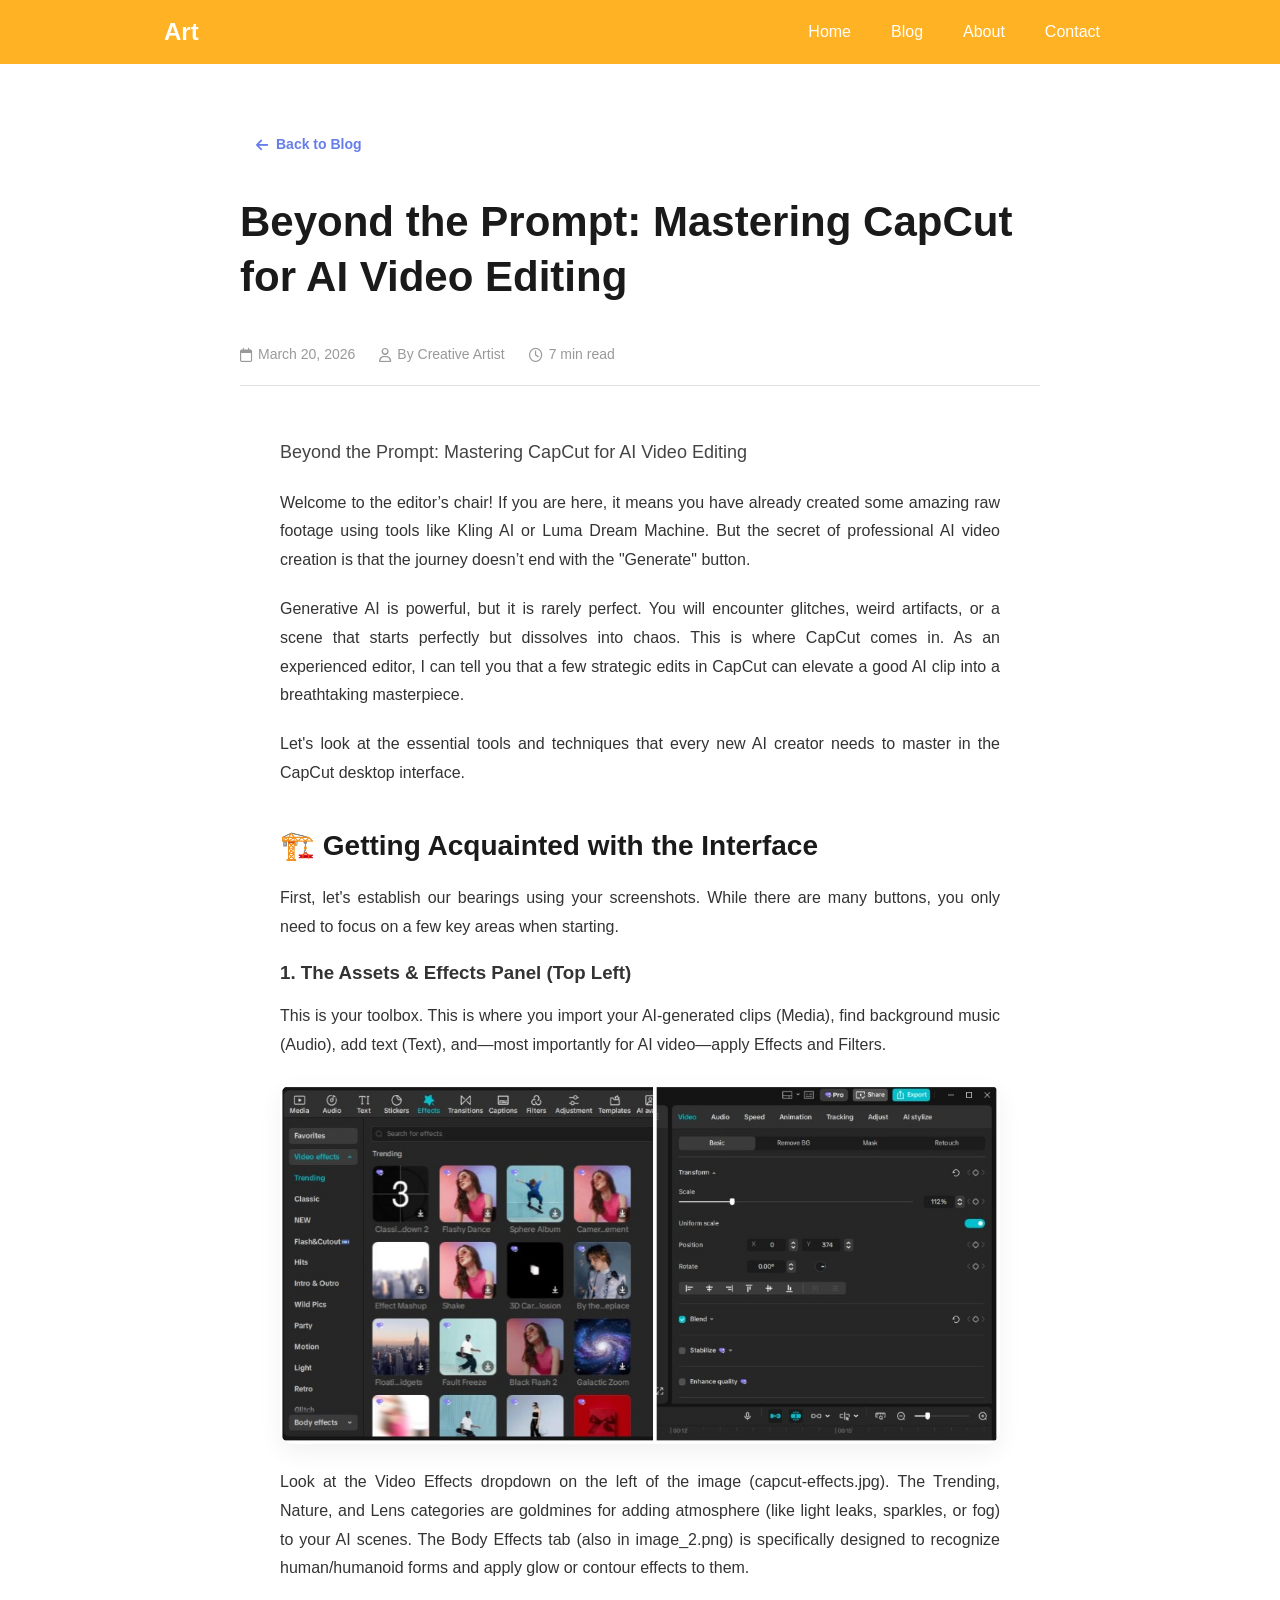
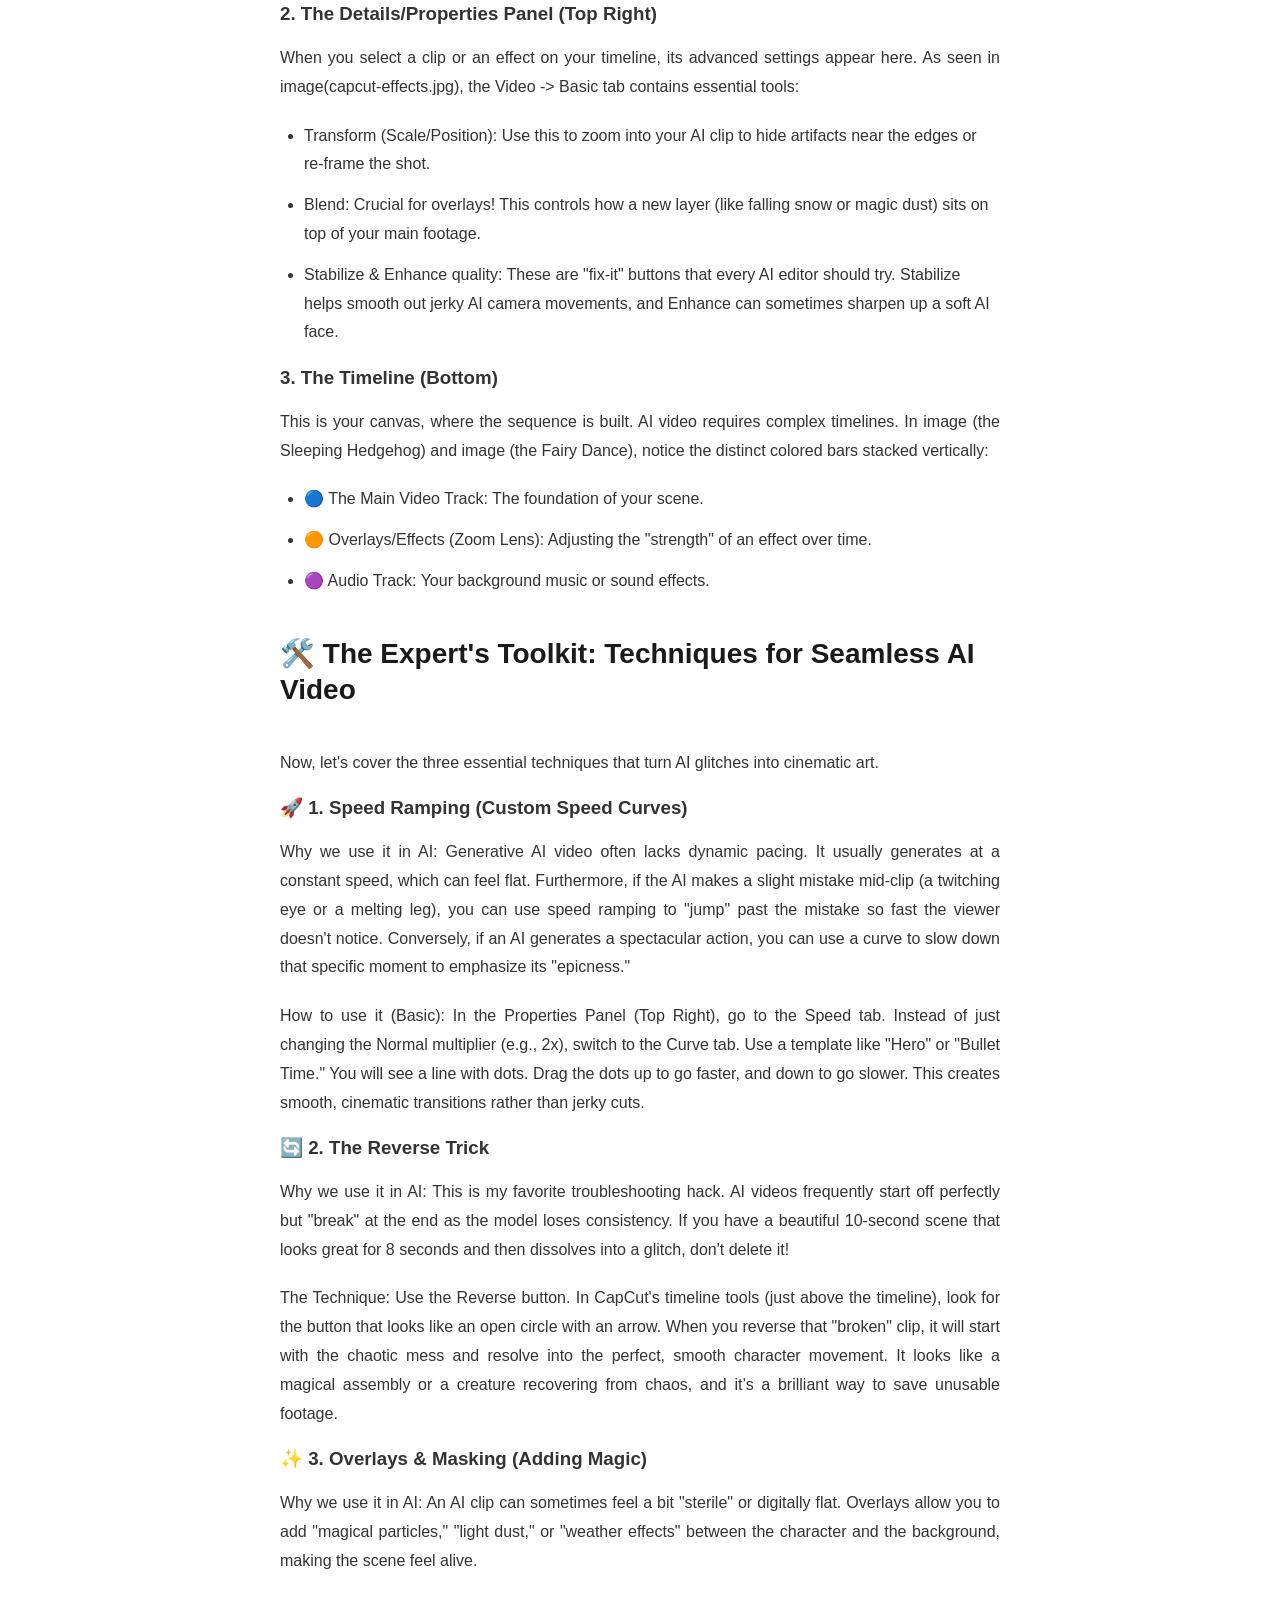
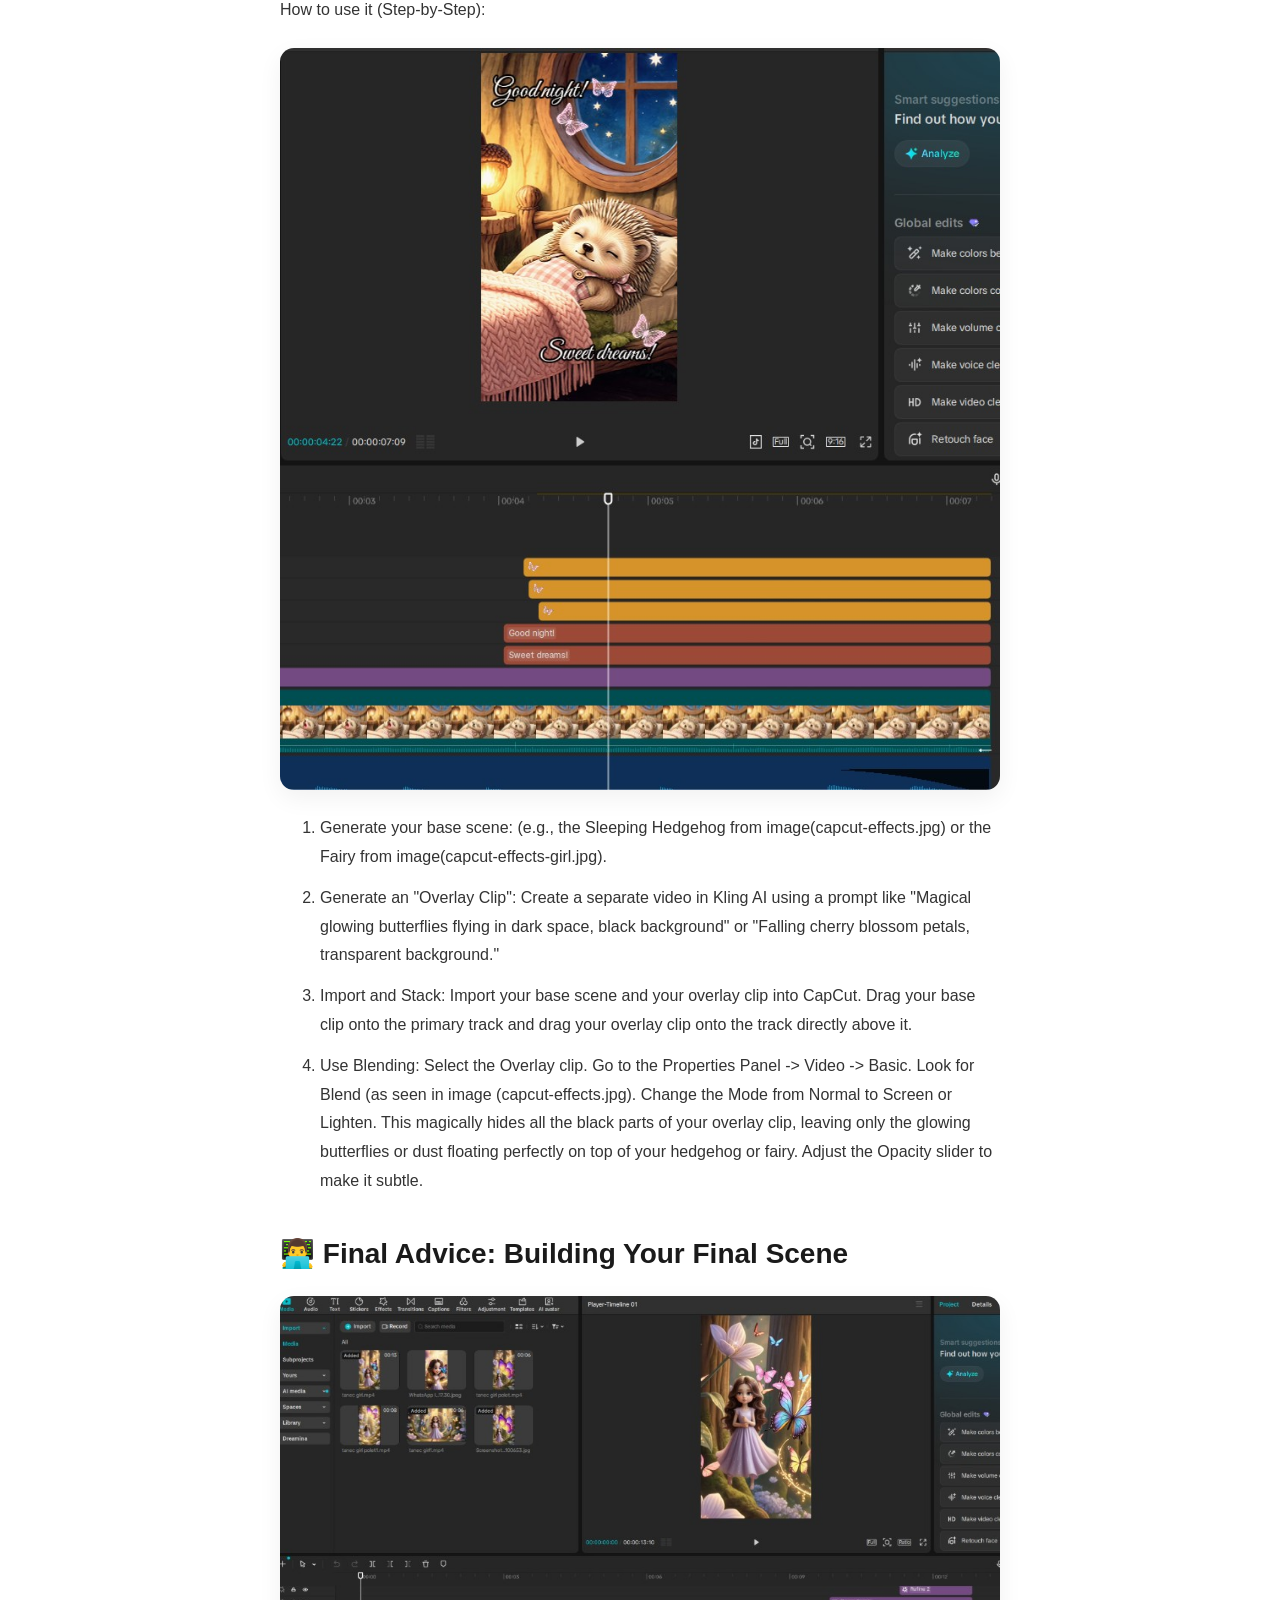
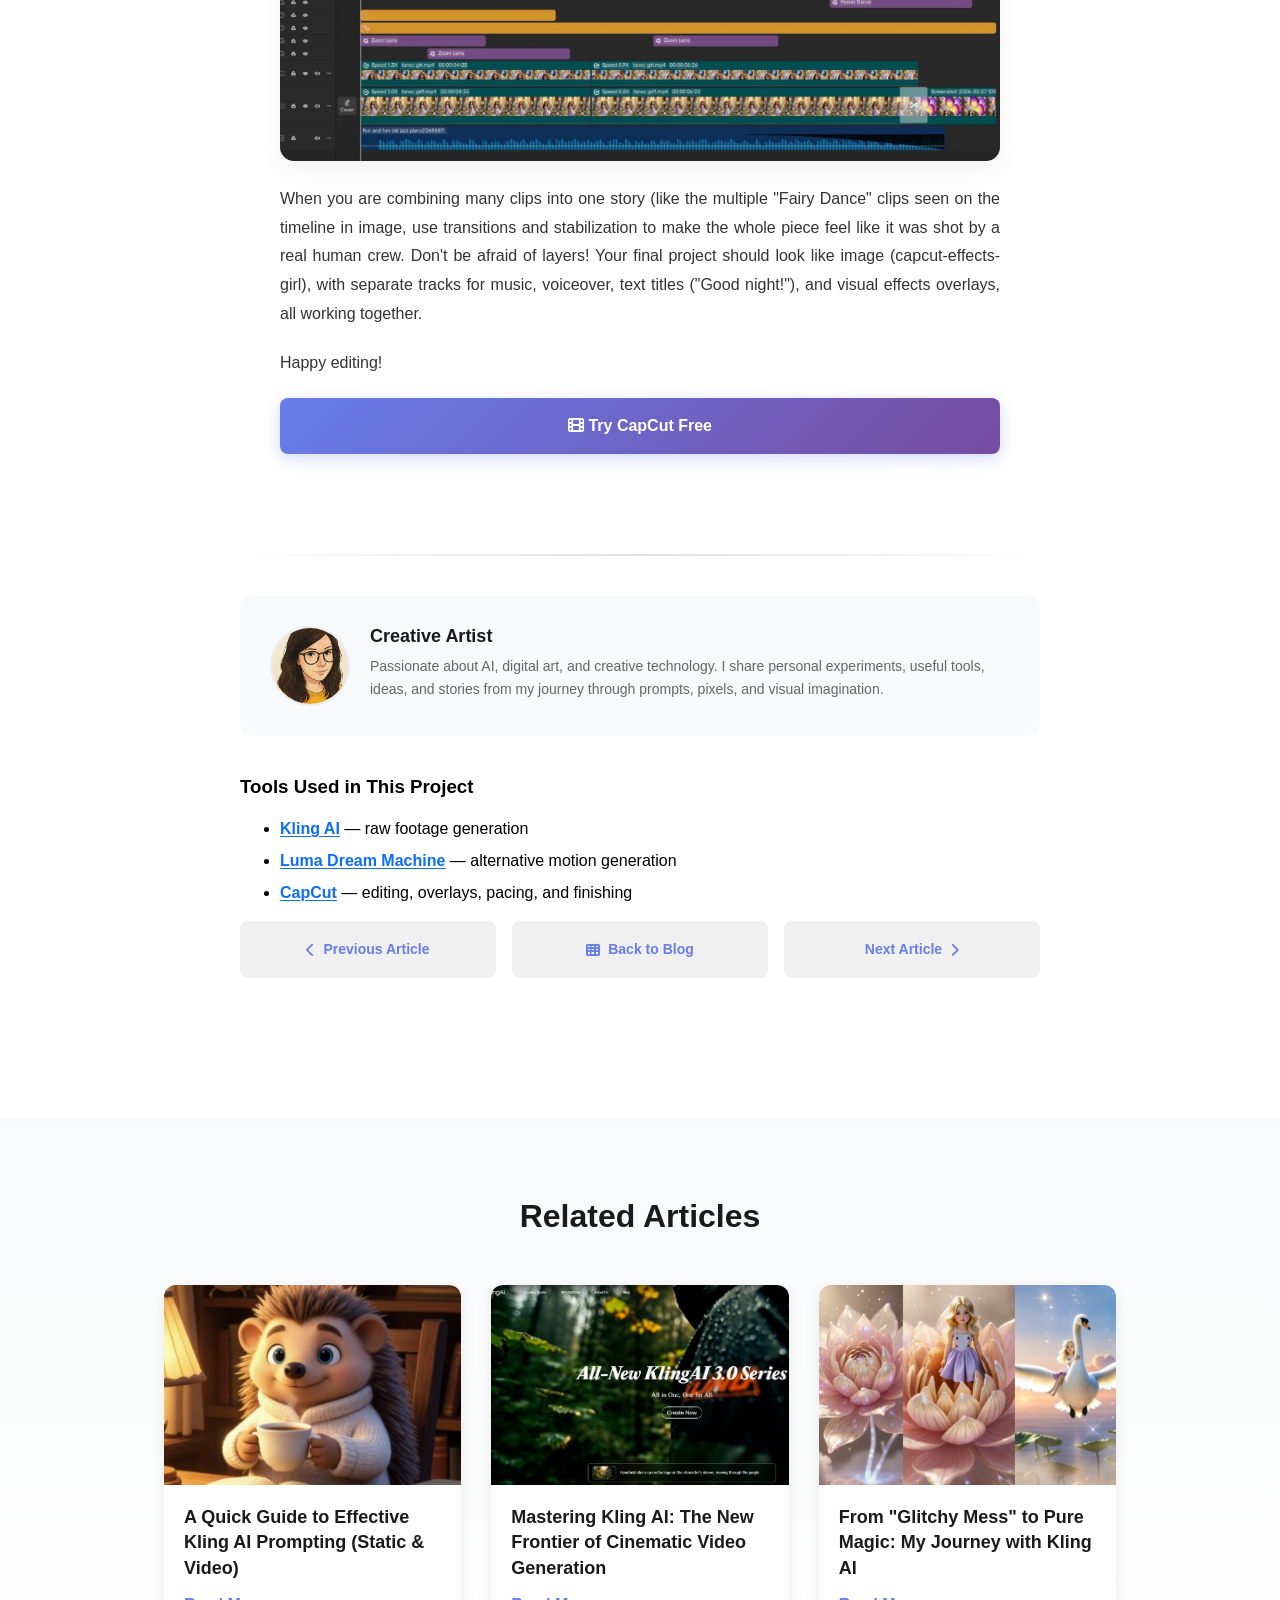
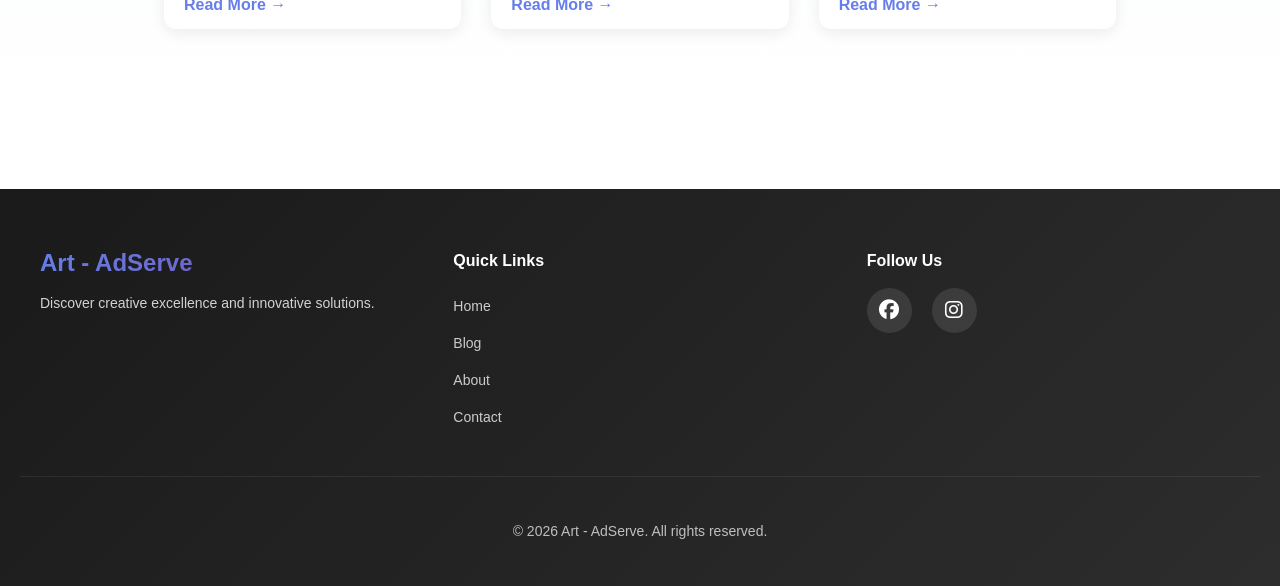
<file: capcut-editing.html>
﻿<!DOCTYPE html>
<html>
<head>
    <meta charset="UTF-8">
    <title>Beyond the Prompt: Mastering CapCut for AI Video Editing - Art - AdServe</title>
    <meta name="description" content="">
    <meta name="robots" content="index,follow">
    <meta name="viewport" content="width=device-width, initial-scale=1">
    <link rel="stylesheet" href="css/styles.css">
    <link rel="stylesheet" href="css/blog-styles.css">
    <!-- Font Awesome Icons -->
    <link rel="stylesheet" href="https://cdnjs.cloudflare.com/ajax/libs/font-awesome/6.4.0/css/all.min.css">
    <!-- Google tag (gtag.js) -->
    <script async src="https://www.googletagmanager.com/gtag/js?id=G-SQFYT0TFE0"></script>
    <script>
        window.dataLayer = window.dataLayer || [];
        function gtag(){dataLayer.push(arguments);}
        gtag('js', new Date());

        gtag('config', 'G-SQFYT0TFE0');
    </script>
    <script async src="https://pagead2.googlesyndication.com/pagead/js/adsbygoogle.js?client=ca-pub-8886203596762131"
            crossorigin="anonymous"></script>
</head>
<body>
<div class="main bg-navbar">
    <div class="container">
        <div class="navbar">
            <a href="/" class="logo">Art</a>
            <button class="navbar-toggler mobile-menu-toggle" id="navbarToggle">
                <span class="icon-bar top-bar"></span>
                <span class="icon-bar middle-bar"></span>
                <span class="icon-bar bottom-bar"></span>
            </button>
            <nav class="navbar-menu" id="navbarMenu">
                <ul class="navbar-nav nav-menu">
                    <li class="nav-item"><a class="nav-link" href="/">Home</a></li>
                    <li class="nav-item"><a class="nav-link" href="/#blog">Blog</a></li>
                    <li class="nav-item"><a class="nav-link" href="about.html">About</a></li>
                    <li class="nav-item"><a class="nav-link" href="https://docs.google.com/forms/d/e/1FAIpQLSdca3EG_1yz9-4LVVcBZksqA2YZ8BaPkLkVDy7zw6zf9t6VEg/viewform" target="_blank" rel="noopener">Contact</a></li>
                </ul>
            </nav>
        </div>
    </div>
</div>

<article class="article-container" data-article-slug="capcut-editing">
    <div class="article-wrapper">
        <a href="/#blog" class="back-to-blog-link">
            <i class="fas fa-arrow-left"></i> Back to Blog
        </a>

        <div class="article-meta">
            <h1 class="article-title">Beyond the Prompt: Mastering CapCut for AI Video Editing</h1>
            <div class="ad-container">
                <div id="ad-slot-1"></div>
            </div>
            <div class="article-info">
                <span class="article-date">
                    <i class="far fa-calendar"></i> March 20, 2026
                </span>
                <span class="article-author">
                    <i class="far fa-user"></i> By Creative Artist
                </span>
                <span class="article-reading-time">
                    <i class="far fa-clock"></i> 7 min read
                </span>
            </div>
            <div class="article-divider"></div>
        </div>

        <div class="article-body">
            <p class="article-intro">Beyond the Prompt: Mastering CapCut for AI Video Editing</p>
            <p>Welcome to the editor’s chair! If you are here, it means you have already created some amazing raw footage using tools like Kling AI or Luma Dream Machine. But the secret of professional AI video creation is that the journey doesn’t end with the "Generate" button.</p>
            <p>Generative AI is powerful, but it is rarely perfect. You will encounter glitches, weird artifacts, or a scene that starts perfectly but dissolves into chaos. This is where CapCut comes in. As an experienced editor, I can tell you that a few strategic edits in CapCut can elevate a good AI clip into a breathtaking masterpiece.</p>
            <p>Let's look at the essential tools and techniques that every new AI creator needs to master in the CapCut desktop interface.</p>

            <h2>🏗️ Getting Acquainted with the Interface</h2>
            <p>First, let's establish our bearings using your screenshots. While there are many buttons, you only need to focus on a few key areas when starting.</p>

            <h3>1. The Assets &amp; Effects Panel (Top Left)</h3>
            <p>This is your toolbox. This is where you import your AI-generated clips (Media), find background music (Audio), add text (Text), and—most importantly for AI video—apply Effects and Filters.</p>
            <img src="images/capcut-screenshot.jpg" alt="CapCut interface overview" class="article-image">
            <p>Look at the Video Effects dropdown on the left of the image (capcut-effects.jpg). The Trending, Nature, and Lens categories are goldmines for adding atmosphere (like light leaks, sparkles, or fog) to your AI scenes. The Body Effects tab (also in image_2.png) is specifically designed to recognize human/humanoid forms and apply glow or contour effects to them.</p>

            <h3>2. The Details/Properties Panel (Top Right)</h3>
            <p>When you select a clip or an effect on your timeline, its advanced settings appear here. As seen in image(capcut-effects.jpg), the Video -&gt; Basic tab contains essential tools:</p>
            <ul>
                <li>Transform (Scale/Position): Use this to zoom into your AI clip to hide artifacts near the edges or re-frame the shot.</li>
                <li>Blend: Crucial for overlays! This controls how a new layer (like falling snow or magic dust) sits on top of your main footage.</li>
                <li>Stabilize &amp; Enhance quality: These are "fix-it" buttons that every AI editor should try. Stabilize helps smooth out jerky AI camera movements, and Enhance can sometimes sharpen up a soft AI face.</li>
            </ul>

            <h3>3. The Timeline (Bottom)</h3>
            <p>This is your canvas, where the sequence is built. AI video requires complex timelines. In image (the Sleeping Hedgehog) and image (the Fairy Dance), notice the distinct colored bars stacked vertically:</p>
            <ul>
                <li>🔵 The Main Video Track: The foundation of your scene.</li>
                <li>🟠 Overlays/Effects (Zoom Lens): Adjusting the "strength" of an effect over time.</li>
                <li>🟣 Audio Track: Your background music or sound effects.</li>
            </ul>

            <h2>🛠️ The Expert's Toolkit: Techniques for Seamless AI Video</h2>
            <div class="ad-container">
                <div id="ad-slot-2"></div>
            </div>
            <p>Now, let's cover the three essential techniques that turn AI glitches into cinematic art.</p>

            <h3>🚀 1. Speed Ramping (Custom Speed Curves)</h3>
            <p>Why we use it in AI: Generative AI video often lacks dynamic pacing. It usually generates at a constant speed, which can feel flat. Furthermore, if the AI makes a slight mistake mid-clip (a twitching eye or a melting leg), you can use speed ramping to "jump" past the mistake so fast the viewer doesn't notice. Conversely, if an AI generates a spectacular action, you can use a curve to slow down that specific moment to emphasize its "epicness."</p>
            <p>How to use it (Basic): In the Properties Panel (Top Right), go to the Speed tab. Instead of just changing the Normal multiplier (e.g., 2x), switch to the Curve tab. Use a template like "Hero" or "Bullet Time." You will see a line with dots. Drag the dots up to go faster, and down to go slower. This creates smooth, cinematic transitions rather than jerky cuts.</p>

            <h3>🔄 2. The Reverse Trick</h3>
            <p>Why we use it in AI: This is my favorite troubleshooting hack. AI videos frequently start off perfectly but "break" at the end as the model loses consistency. If you have a beautiful 10-second scene that looks great for 8 seconds and then dissolves into a glitch, don't delete it!</p>
            <p>The Technique: Use the Reverse button. In CapCut's timeline tools (just above the timeline), look for the button that looks like an open circle with an arrow. When you reverse that "broken" clip, it will start with the chaotic mess and resolve into the perfect, smooth character movement. It looks like a magical assembly or a creature recovering from chaos, and it’s a brilliant way to save unusable footage.</p>

            <h3>✨ 3. Overlays &amp; Masking (Adding Magic)</h3>
            <p>Why we use it in AI: An AI clip can sometimes feel a bit "sterile" or digitally flat. Overlays allow you to add "magical particles," "light dust," or "weather effects" between the character and the background, making the scene feel alive.</p>
            <p>How to use it (Step-by-Step):</p>
            <img src="images/capcut-effects.jpg" alt="CapCut effects panel" class="article-image">
            <ol>
                <li>Generate your base scene: (e.g., the Sleeping Hedgehog from image(capcut-effects.jpg) or the Fairy from image(capcut-effects-girl.jpg).</li>
                <li>Generate an "Overlay Clip": Create a separate video in Kling AI using a prompt like "Magical glowing butterflies flying in dark space, black background" or "Falling cherry blossom petals, transparent background."</li>
                <li>Import and Stack: Import your base scene and your overlay clip into CapCut. Drag your base clip onto the primary track and drag your overlay clip onto the track directly above it.</li>
                <li>Use Blending: Select the Overlay clip. Go to the Properties Panel -&gt; Video -&gt; Basic. Look for Blend (as seen in image (capcut-effects.jpg). Change the Mode from Normal to Screen or Lighten. This magically hides all the black parts of your overlay clip, leaving only the glowing butterflies or dust floating perfectly on top of your hedgehog or fairy. Adjust the Opacity slider to make it subtle.</li>
            </ol>

            <h2>👨‍💻 Final Advice: Building Your Final Scene</h2>
            <img src="images/capcut-effects-girl.jpg" alt="CapCut timeline with multiple tracks" class="article-image">
            <p>When you are combining many clips into one story (like the multiple "Fairy Dance" clips seen on the timeline in image, use transitions and stabilization to make the whole piece feel like it was shot by a real human crew. Don't be afraid of layers! Your final project should look like image (capcut-effects-girl), with separate tracks for music, voiceover, text titles ("Good night!"), and visual effects overlays, all working together.</p>
            <p>Happy editing!</p>

            <div class="article-cta-buttons">
                <a href="https://shorturl.at/SK5qu" target="_blank" rel="noopener" class="cta-button-primary">
                    <i class="fas fa-film"></i> Try CapCut Free
                </a>
            </div>
        </div>

        <div class="article-footer">
            <div class="article-footer-divider"></div>
            <div class="article-author-box">
                <img src="images/7.jpg" alt="Author Avatar" class="author-avatar">
                <div class="author-details">
                    <h3 class="author-name">Creative Artist</h3>
                    <p class="author-bio">Passionate about AI, digital art, and creative technology. I share personal experiments, useful tools, ideas, and stories from my journey through prompts, pixels, and visual imagination.</p>
                </div>
            </div>

            <div class="article-tools">
                <h3>Tools Used in This Project</h3>
                <ul>
                    <li><strong><a href="https://shorturl.at/i5CCm" target="_blank" rel="noopener">Kling AI</a></strong> — raw footage generation</li>
                    <li><strong><a href="https://dream-machine.lumalabs.ai" target="_blank" rel="noopener">Luma Dream Machine</a></strong> — alternative motion generation</li>
                    <li><strong><a href="https://shorturl.at/SK5qu" target="_blank" rel="noopener">CapCut</a></strong> — editing, overlays, pacing, and finishing</li>
                </ul>
            </div>

            <div class="article-nav">
                <a href="/#blog" class="article-nav-button prev-article" aria-label="Browse previous articles">
                    <i class="fas fa-chevron-left"></i>
                    <span>Previous Article</span>
                </a>
                <a href="/#blog" class="article-nav-button back-blog">
                    <i class="fas fa-th"></i>
                    <span>Back to Blog</span>
                </a>
                <a href="/#blog" class="article-nav-button next-article" aria-label="Browse next articles">
                    <span>Next Article</span>
                    <i class="fas fa-chevron-right"></i>
                </a>
            </div>
        </div>
    </div>
</article>

<div class="ad-container">
    <div id="ad-slot-3"></div>
</div>

<section class="related-articles">
    <div class="container">
        <h2 class="related-title">Related Articles</h2>
        <div class="related-grid">
            <article class="related-card">
                <div class="related-image">
                    <img src="images/hedgehog.jpg" alt="A Quick Guide to Effective Kling AI Prompting (Static &amp; Video)">
                </div>
                <h3 class="related-card-title">A Quick Guide to Effective Kling AI Prompting (Static & Video)</h3>
                <a href="kling-prompting.html" class="related-link" aria-label="Read A Quick Guide to Effective Kling AI Prompting (Static and Video)">Read More →</a>
            </article>

            <article class="related-card">
                <div class="related-image">
                    <img src="images/kling.jpg" alt="Mastering Kling AI: The New Frontier of Cinematic Video Generation">
                </div>
                <h3 class="related-card-title">Mastering Kling AI: The New Frontier of Cinematic Video Generation</h3>
                <a href="kling-ai.html" class="related-link" aria-label="Read Mastering Kling AI: The New Frontier of Cinematic Video Generation">Read More →</a>
            </article>

            <article class="related-card">
                <div class="related-image">
                    <img src="images/9.jpg" alt="From &quot;Glitchy Mess&quot; to Pure Magic: My Journey with Kling AI">
                </div>
                <h3 class="related-card-title">From "Glitchy Mess" to Pure Magic: My Journey with Kling AI</h3>
                <a href="kling-ai-journey.html" class="related-link" aria-label="Read From Glitchy Mess to Pure Magic: My Journey with Kling AI">Read More →</a>
            </article>
        </div>
    </div>
</section>

<!-- footer -->
<footer class="footer">
    <div class="footer-content">
        <div class="footer-section">
            <h3 class="footer-title">Art - AdServe</h3>
            <p class="footer-description">Discover creative excellence and innovative solutions.</p>
        </div>

        <div class="footer-section">
            <h4 class="footer-subtitle">Quick Links</h4>
            <ul class="footer-links">
                <li><a href="/">Home</a></li>
                <li><a href="/#blog">Blog</a></li>
                <li><a href="about.html">About</a></li>
                <li><a href="https://docs.google.com/forms/d/e/1FAIpQLSdca3EG_1yz9-4LVVcBZksqA2YZ8BaPkLkVDy7zw6zf9t6VEg/viewform" target="_blank" rel="noopener">Contact</a></li>
            </ul>
        </div>

        <div class="footer-section">
            <h4 class="footer-subtitle">Follow Us</h4>
            <div class="social-icons">

                <a href="https://www.facebook.com/profile.php?id=61588265906757" class="social-icon" target="_blank" rel="noopener" aria-label="Visit our Facebook profile"><i class="fab fa-facebook"></i></a>
                <a href="https://www.instagram.com/europeanwalks/" class="social-icon" target="_blank" rel="noopener" aria-label="Visit our Instagram profile"><i class="fab fa-instagram"></i></a>

            </div>
        </div>
    </div>

    <div class="footer-bottom">
        <p>&copy; 2026 Art - AdServe. All rights reserved.</p>
    </div>
</footer>

<script>
    const toggleButton = document.querySelector('.mobile-menu-toggle');
    const navMenu = document.querySelector('.nav-menu');
    const navbarMenu = document.getElementById('navbarMenu');

    toggleButton.addEventListener('click', () => {
        toggleButton.classList.toggle('active');
        navbarMenu.classList.toggle('active');
        navMenu.classList.toggle('active');
    });

    navMenu.querySelectorAll('.nav-link').forEach(link => {
        link.addEventListener('click', () => {
            toggleButton.classList.remove('active');
            navbarMenu.classList.remove('active');
            navMenu.classList.remove('active');
        });
    });

    document.addEventListener('click', function(event) {
        if (!event.target.closest('.navbar')) {
            toggleButton.classList.remove('active');
            navbarMenu.classList.remove('active');
            navMenu.classList.remove('active');
        }
    });
</script>
<script src="js/dsp3.js"></script>
</body>
</html>
</file>
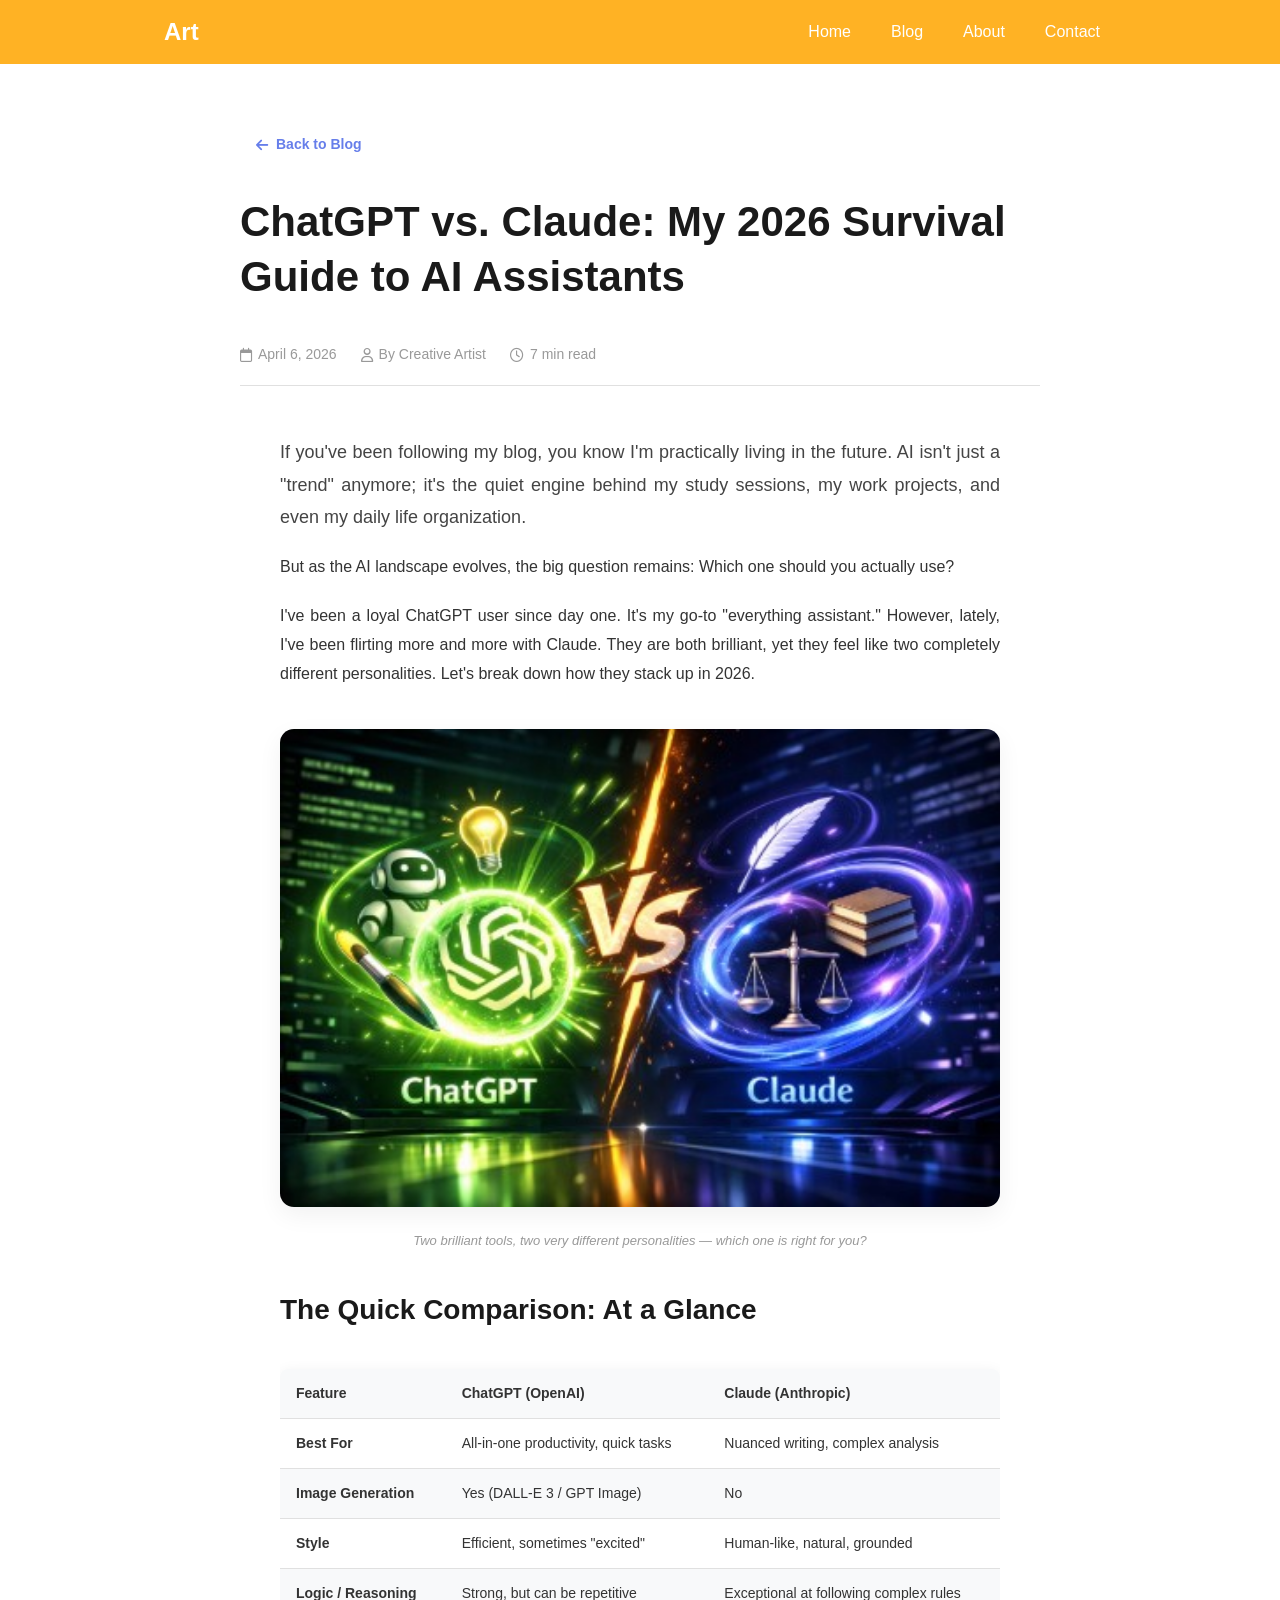
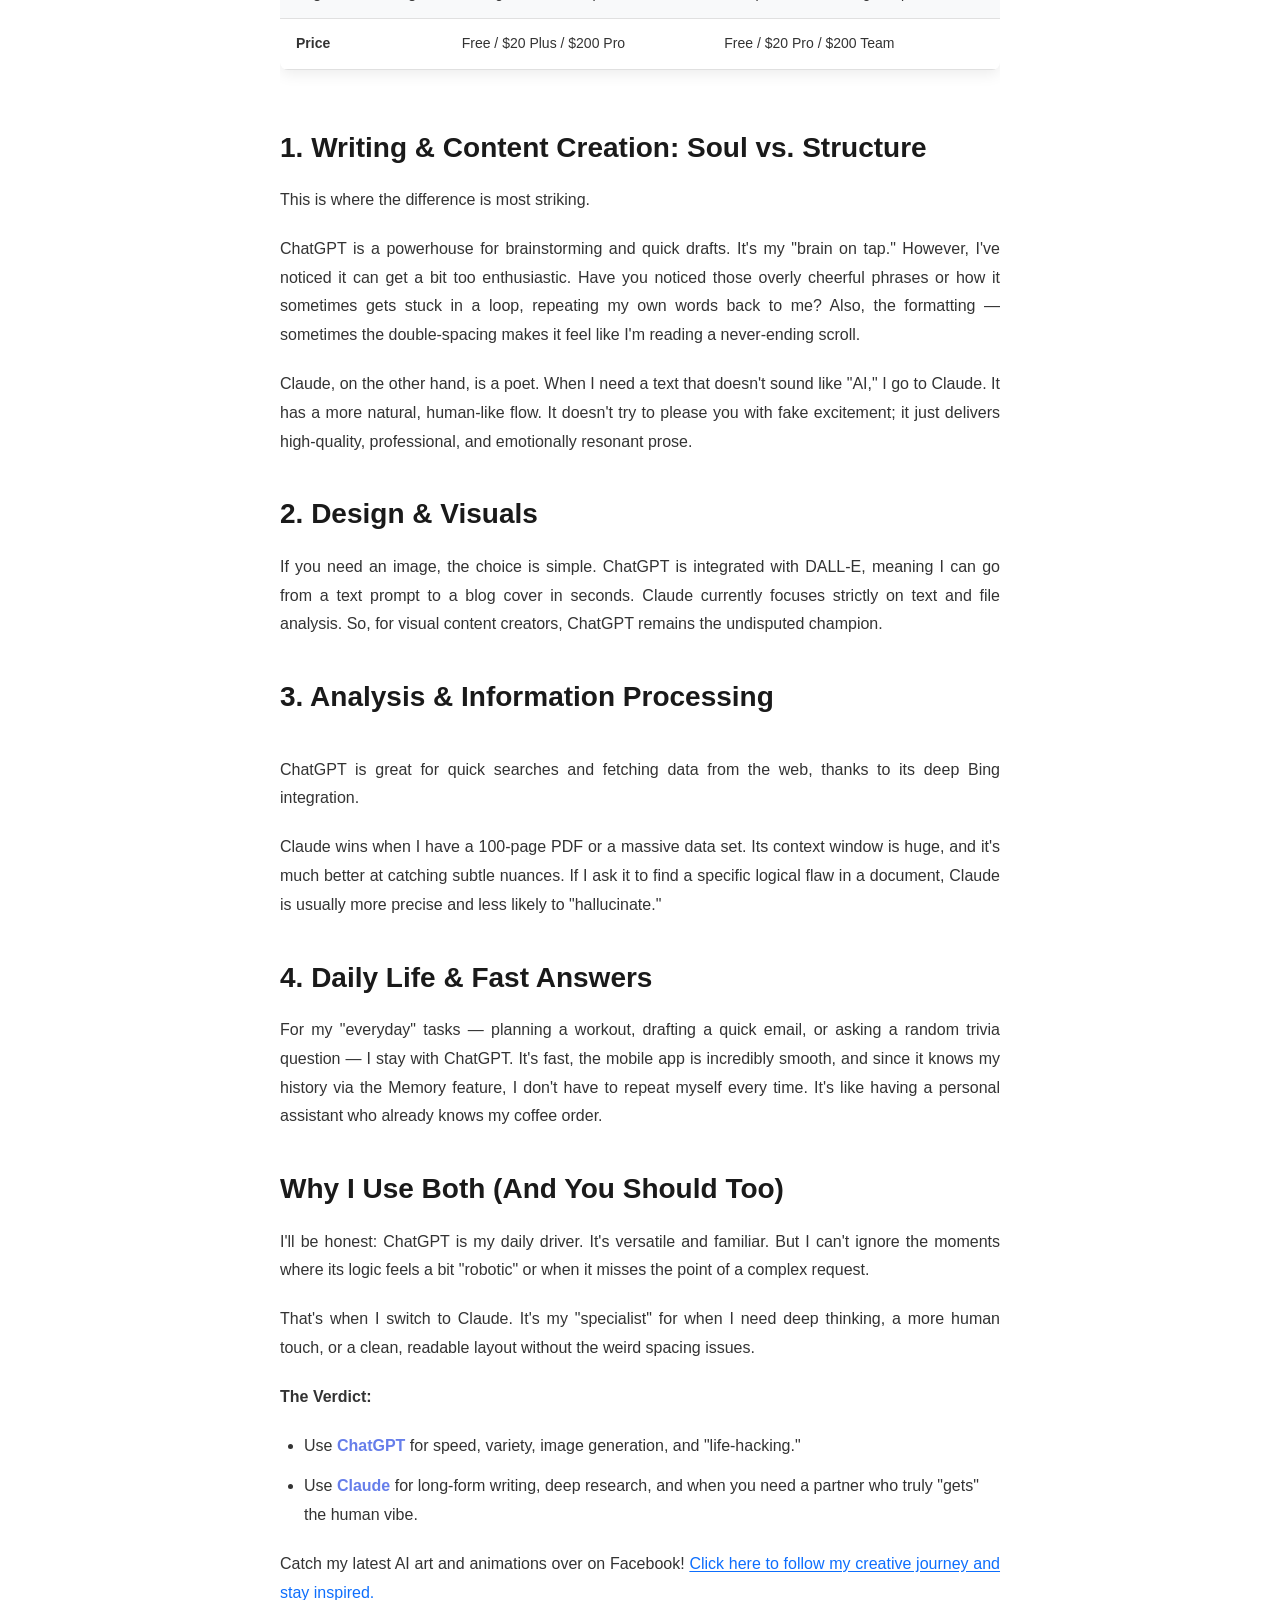
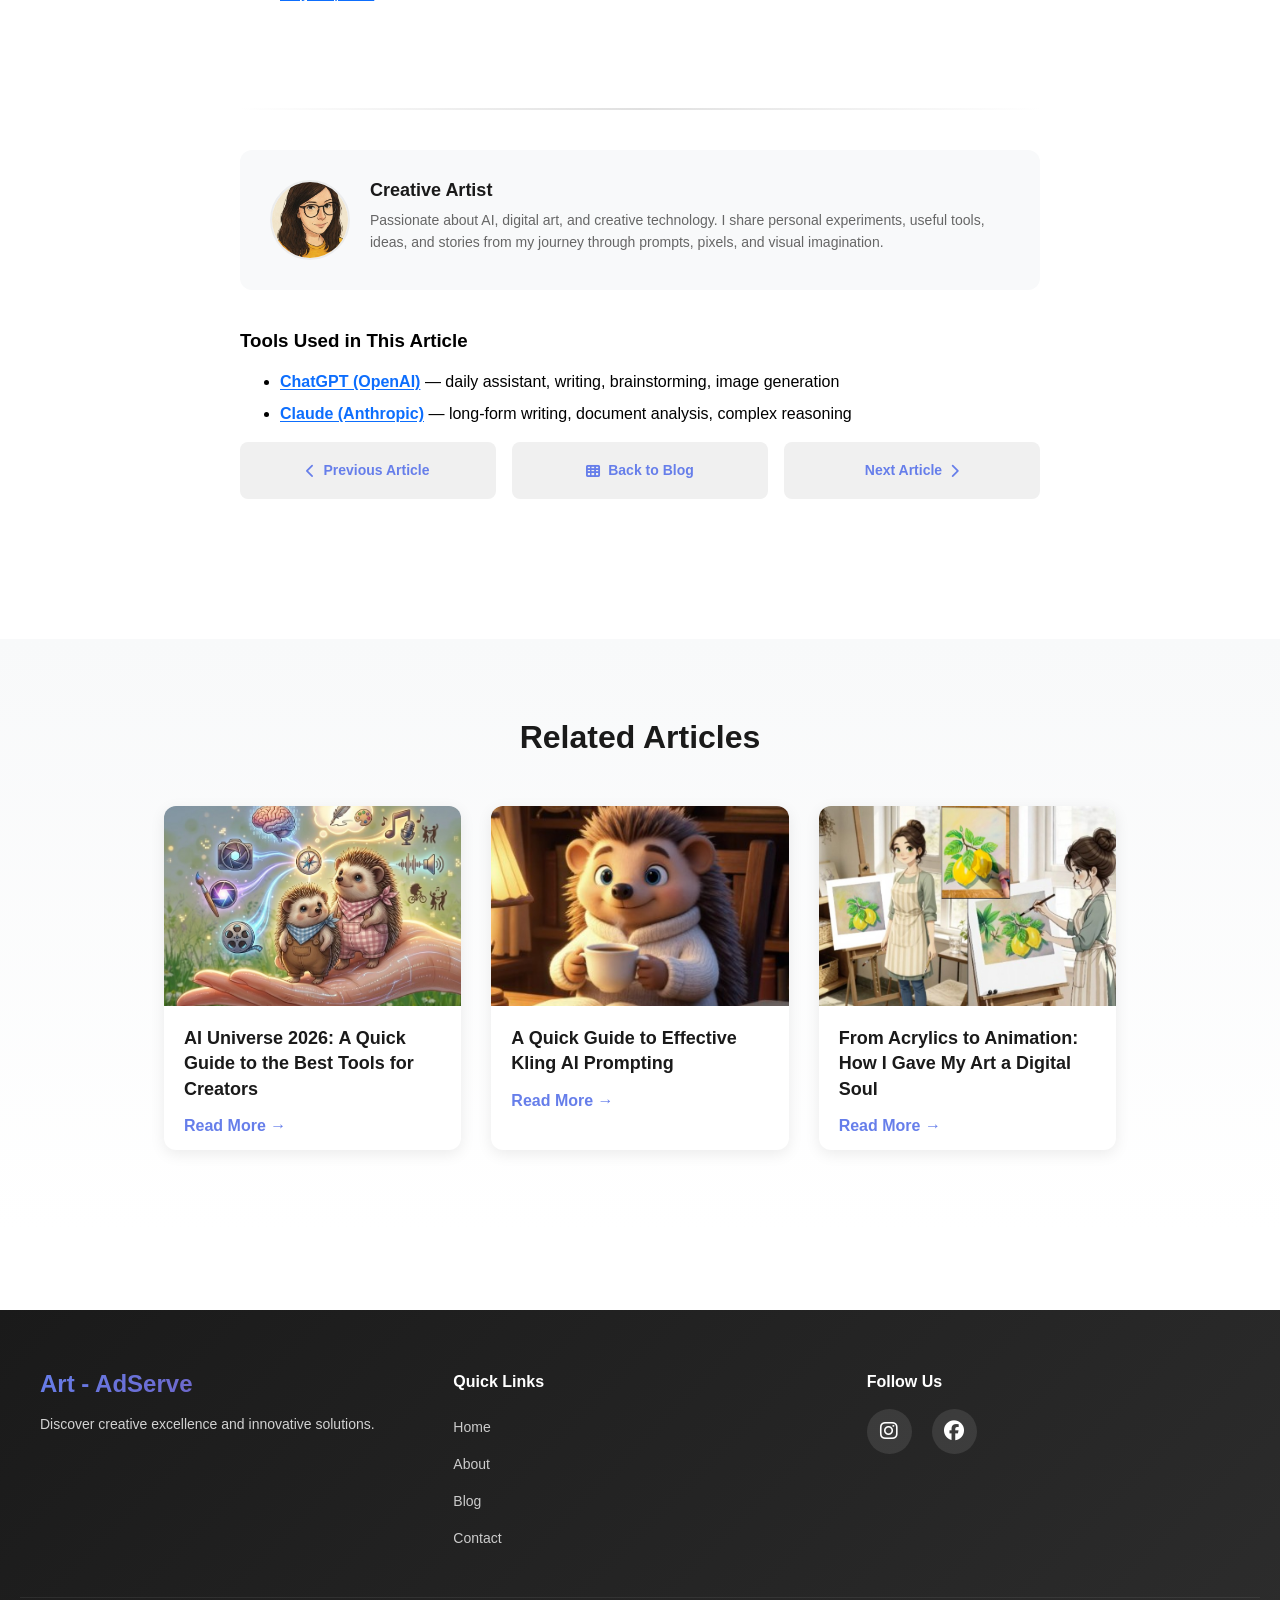
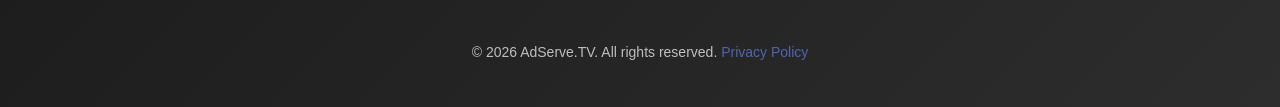
<file: chatgpt-vs-claude.html>
<!DOCTYPE html>
<html>
<head>
    <meta charset="UTF-8">
    <title>ChatGPT vs. Claude: My 2026 Survival Guide to AI Assistants - Art - AdServe</title>
    <meta name="description" content="ChatGPT or Claude? After using both daily in 2026, here is my honest breakdown of writing quality, image generation, analysis, and when to use each.">
    <meta name="robots" content="index,follow">
    <meta name="viewport" content="width=device-width, initial-scale=1">
    <link rel="stylesheet" href="css/styles.css">
    <link rel="stylesheet" href="css/blog-styles.css">
    <!-- Font Awesome Icons -->
    <link rel="stylesheet" href="https://cdnjs.cloudflare.com/ajax/libs/font-awesome/6.4.0/css/all.min.css">
    <!-- Google tag (gtag.js) -->
    <script async src="https://www.googletagmanager.com/gtag/js?id=G-SQFYT0TFE0"></script>
    <script>
        window.dataLayer = window.dataLayer || [];
        function gtag(){dataLayer.push(arguments);}
        gtag('js', new Date());

        gtag('config', 'G-SQFYT0TFE0');
    </script>
    <script async src="https://pagead2.googlesyndication.com/pagead/js/adsbygoogle.js?client=ca-pub-8886203596762131"
            crossorigin="anonymous"></script>
</head>
<body>
<div class="main bg-navbar">
    <div class="container">
        <div class="navbar">
            <a href="/" class="logo">Art</a>
            <button class="navbar-toggler mobile-menu-toggle" id="navbarToggle">
                <span class="icon-bar top-bar"></span>
                <span class="icon-bar middle-bar"></span>
                <span class="icon-bar bottom-bar"></span>
            </button>
            <nav class="navbar-menu" id="navbarMenu">
                <ul class="navbar-nav nav-menu">
                    <li class="nav-item"><a class="nav-link" href="/">Home</a></li>
                    <li class="nav-item"><a class="nav-link" href="/#blog">Blog</a></li>
                    <li class="nav-item"><a class="nav-link" href="about.html">About</a></li>
                    <li class="nav-item"><a class="nav-link" href="https://docs.google.com/forms/d/e/1FAIpQLSdca3EG_1yz9-4LVVcBZksqA2YZ8BaPkLkVDy7zw6zf9t6VEg/viewform" target="_blank" rel="noopener">Contact</a></li>
                </ul>
            </nav>
        </div>
    </div>
</div>

<!-- Article Content -->
<article class="article-container" data-article-slug="chatgpt-vs-claude">
    <div class="article-wrapper">
        <!-- Back to Blog Button -->
        <a href="/#blog" class="back-to-blog-link">
            <i class="fas fa-arrow-left"></i> Back to Blog
        </a>

        <!-- Article Meta Information -->
        <div class="article-meta">
            <h1 class="article-title">ChatGPT vs. Claude: My 2026 Survival Guide to AI Assistants</h1>
            <div class="ad-container">
                <div id="ad-slot-1"></div>
            </div>
            <div class="article-info">
                <span class="article-date">
                    <i class="far fa-calendar"></i> April 6, 2026
                </span>
                <span class="article-author">
                    <i class="far fa-user"></i> By Creative Artist
                </span>
                <span class="article-reading-time">
                    <i class="far fa-clock"></i> 7 min read
                </span>
            </div>
            <div class="article-divider"></div>
        </div>

        <!-- Article Body -->
        <div class="article-body">
            <p class="article-intro">
                If you've been following my blog, you know I'm practically living in the future. AI isn't just a "trend" anymore; it's the quiet engine behind my study sessions, my work projects, and even my daily life organization.
            </p>
            <p>
                But as the AI landscape evolves, the big question remains: Which one should you actually use?
            </p>
            <p>
                I've been a loyal ChatGPT user since day one. It's my go-to "everything assistant." However, lately, I've been flirting more and more with Claude. They are both brilliant, yet they feel like two completely different personalities. Let's break down how they stack up in 2026.
            </p>

            <figure class="article-figure">
                <img src="images/chatgpt-vs-claude.jpg" alt="ChatGPT vs. Claude — a 2026 comparison for AI assistants" class="article-image">
                <figcaption class="article-caption">Two brilliant tools, two very different personalities — which one is right for you?</figcaption>
            </figure>

            <h2>The Quick Comparison: At a Glance</h2>

            <div class="table-responsive">
                <table class="comparison-table">
                    <thead>
                        <tr>
                            <th>Feature</th>
                            <th>ChatGPT (OpenAI)</th>
                            <th>Claude (Anthropic)</th>
                        </tr>
                    </thead>
                    <tbody>
                        <tr>
                            <td><strong>Best For</strong></td>
                            <td>All-in-one productivity, quick tasks</td>
                            <td>Nuanced writing, complex analysis</td>
                        </tr>
                        <tr>
                            <td><strong>Image Generation</strong></td>
                            <td>Yes (DALL-E 3 / GPT Image)</td>
                            <td>No</td>
                        </tr>
                        <tr>
                            <td><strong>Style</strong></td>
                            <td>Efficient, sometimes "excited"</td>
                            <td>Human-like, natural, grounded</td>
                        </tr>
                        <tr>
                            <td><strong>Logic / Reasoning</strong></td>
                            <td>Strong, but can be repetitive</td>
                            <td>Exceptional at following complex rules</td>
                        </tr>
                        <tr>
                            <td><strong>Price</strong></td>
                            <td>Free / $20 Plus / $200 Pro</td>
                            <td>Free / $20 Pro / $200 Team</td>
                        </tr>
                    </tbody>
                </table>
            </div>

            <h2>1. Writing &amp; Content Creation: Soul vs. Structure</h2>
            <p>
                This is where the difference is most striking.
            </p>
            <p>
                ChatGPT is a powerhouse for brainstorming and quick drafts. It's my "brain on tap." However, I've noticed it can get a bit too enthusiastic. Have you noticed those overly cheerful phrases or how it sometimes gets stuck in a loop, repeating my own words back to me? Also, the formatting — sometimes the double-spacing makes it feel like I'm reading a never-ending scroll.
            </p>
            <p>
                Claude, on the other hand, is a poet. When I need a text that doesn't sound like "AI," I go to Claude. It has a more natural, human-like flow. It doesn't try to please you with fake excitement; it just delivers high-quality, professional, and emotionally resonant prose.
            </p>

            <h2>2. Design &amp; Visuals</h2>
            <p>
                If you need an image, the choice is simple. ChatGPT is integrated with DALL-E, meaning I can go from a text prompt to a blog cover in seconds. Claude currently focuses strictly on text and file analysis. So, for visual content creators, ChatGPT remains the undisputed champion.
            </p>

            <h2>3. Analysis &amp; Information Processing</h2>
            <div class="ad-container">
                <div id="ad-slot-2"></div>
            </div>
            <p>
                ChatGPT is great for quick searches and fetching data from the web, thanks to its deep Bing integration.
            </p>
            <p>
                Claude wins when I have a 100-page PDF or a massive data set. Its context window is huge, and it's much better at catching subtle nuances. If I ask it to find a specific logical flaw in a document, Claude is usually more precise and less likely to "hallucinate."
            </p>

            <h2>4. Daily Life &amp; Fast Answers</h2>
            <p>
                For my "everyday" tasks — planning a workout, drafting a quick email, or asking a random trivia question — I stay with ChatGPT. It's fast, the mobile app is incredibly smooth, and since it knows my history via the Memory feature, I don't have to repeat myself every time. It's like having a personal assistant who already knows my coffee order.
            </p>

            <h2>Why I Use Both (And You Should Too)</h2>
            <p>
                I'll be honest: ChatGPT is my daily driver. It's versatile and familiar. But I can't ignore the moments where its logic feels a bit "robotic" or when it misses the point of a complex request.
            </p>
            <p>
                That's when I switch to Claude. It's my "specialist" for when I need deep thinking, a more human touch, or a clean, readable layout without the weird spacing issues.
            </p>
            <p><strong>The Verdict:</strong></p>
            <ul>
                <li>Use <strong>ChatGPT</strong> for speed, variety, image generation, and "life-hacking."</li>
                <li>Use <strong>Claude</strong> for long-form writing, deep research, and when you need a partner who truly "gets" the human vibe.</li>
            </ul>

            <p>
                Catch my latest AI art and animations over on Facebook! <a href="https://www.facebook.com/profile.php?id=61588265906757" target="_blank" rel="noopener">Click here to follow my creative journey and stay inspired.</a>
            </p>
        </div>

        <!-- Article Footer -->
        <div class="article-footer">
            <div class="article-footer-divider"></div>
            <div class="article-author-box">
                <img src="images/7.jpg" alt="Author Avatar" class="author-avatar">
                <div class="author-details">
                    <h3 class="author-name">Creative Artist</h3>
                    <p class="author-bio">Passionate about AI, digital art, and creative technology. I share personal experiments, useful tools, ideas, and stories from my journey through prompts, pixels, and visual imagination.</p>
                </div>
            </div>

            <!-- Tools Used -->
            <div class="article-tools">
                <h3>Tools Used in This Article</h3>
                <ul>
                    <li><strong><a href="https://chat.openai.com" target="_blank" rel="noopener">ChatGPT (OpenAI)</a></strong> — daily assistant, writing, brainstorming, image generation</li>
                    <li><strong><a href="https://claude.ai" target="_blank" rel="noopener">Claude (Anthropic)</a></strong> — long-form writing, document analysis, complex reasoning</li>
                </ul>
            </div>

            <!-- Article Navigation -->
            <div class="article-nav">
                <a href="/#blog" class="article-nav-button prev-article" aria-label="Browse previous articles">
                    <i class="fas fa-chevron-left"></i>
                    <span>Previous Article</span>
                </a>
                <a href="/#blog" class="article-nav-button back-blog">
                    <i class="fas fa-th"></i>
                    <span>Back to Blog</span>
                </a>
                <a href="/#blog" class="article-nav-button next-article" aria-label="Browse next articles">
                    <span>Next Article</span>
                    <i class="fas fa-chevron-right"></i>
                </a>
            </div>
        </div>
    </div>
</article>

<div class="ad-container">
    <div id="ad-slot-3"></div>
</div>

<!-- Related Articles Section -->
<section class="related-articles">
    <div class="container">
        <h2 class="related-title">Related Articles</h2>
        <div class="related-grid">
            <article class="related-card">
                <div class="related-image">
                    <img src="images/hedgehogs-in-hand.jpg" alt="AI Universe 2026: A Quick Guide to the Best Tools for Creators">
                </div>
                <h3 class="related-card-title">AI Universe 2026: A Quick Guide to the Best Tools for Creators</h3>
                <a href="ai-tools-guide.html" class="related-link" aria-label="Read AI Universe 2026: A Quick Guide to the Best Tools for Creators">Read More →</a>
            </article>

            <article class="related-card">
                <div class="related-image">
                    <img src="images/hedgehog.jpg" alt="A Quick Guide to Effective Kling AI Prompting">
                </div>
                <h3 class="related-card-title">A Quick Guide to Effective Kling AI Prompting</h3>
                <a href="kling-prompting.html" class="related-link" aria-label="Read A Quick Guide to Effective Kling AI Prompting">Read More →</a>
            </article>

            <article class="related-card">
                <div class="related-image">
                    <img src="images/10.jpg" alt="From Acrylics to Animation: How I Gave My Art a Digital Soul">
                </div>
                <h3 class="related-card-title">From Acrylics to Animation: How I Gave My Art a Digital Soul</h3>
                <a href="acrylics-to-animation.html" class="related-link" aria-label="Read From Acrylics to Animation: How I Gave My Art a Digital Soul">Read More →</a>
            </article>
        </div>
    </div>
</section>

<!-- footer -->
<footer class="footer">
    <div class="footer-content">
        <div class="footer-section">
            <h3 class="footer-title">Art - AdServe</h3>
            <p class="footer-description">Discover creative excellence and innovative solutions.</p>
        </div>
        <div class="footer-section">
            <h4 class="footer-subtitle">Quick Links</h4>
            <ul class="footer-links">
                <li><a href="/">Home</a></li>
                <li><a href="about.html">About</a></li>
                <li><a href="/#blog">Blog</a></li>
                <li><a href="https://docs.google.com/forms/d/e/1FAIpQLSdca3EG_1yz9-4LVVcBZksqA2YZ8BaPkLkVDy7zw6zf9t6VEg/viewform" target="_blank" rel="noopener">Contact</a></li>
            </ul>
        </div>
        <div class="footer-section">
            <h4 class="footer-subtitle">Follow Us</h4>
            <div class="social-icons">
                <a href="https://www.instagram.com/europeanwalks/" class="social-icon" title="Instagram" target="_blank" rel="noopener">
                    <i class="fab fa-instagram"></i>
                </a>
                <a href="https://www.facebook.com/profile.php?id=61588265906757" class="social-icon" title="Facebook" target="_blank" rel="noopener">
                    <i class="fab fa-facebook"></i>
                </a>
            </div>
        </div>
    </div>
    <div class="footer-bottom">
        <p>&copy; 2026 AdServe.TV. All rights reserved. <a href="https://adserve.tv/privacy-policy/">Privacy Policy</a></p>
    </div>
</footer>

<script>
    // Mobile menu toggle
    const navbarToggle = document.getElementById('navbarToggle');
    const navbarMenu = document.getElementById('navbarMenu');
    const navMenu = document.querySelector('.nav-menu');
    const bgNavbar = document.querySelector('.bg-navbar');
    const navLinks = navbarMenu.querySelectorAll('.nav-link');

    navbarToggle.addEventListener('click', function() {
        navbarToggle.classList.toggle('active');
        navbarMenu.classList.toggle('active');
        navMenu.classList.toggle('active');
    });

    // Close menu when a link is clicked
    navLinks.forEach(link => {
        link.addEventListener('click', function() {
            navbarToggle.classList.remove('active');
            navbarMenu.classList.remove('active');
            navMenu.classList.remove('active');
        });
    });

    // Close menu when clicking outside
    document.addEventListener('click', function(event) {
        if (!event.target.closest('.navbar')) {
            navbarToggle.classList.remove('active');
            navbarMenu.classList.remove('active');
            navMenu.classList.remove('active');
        }
    });

    // Navbar scroll detection
    window.addEventListener('scroll', function() {
        const scrollPosition = window.pageYOffset;
        if (scrollPosition > 50) {
            bgNavbar.classList.add('scrolled');
        } else {
            bgNavbar.classList.remove('scrolled');
        }
    });
</script>
<script src="/js/dsp3.js?v=3"></script>
</body>
</html>
</file>
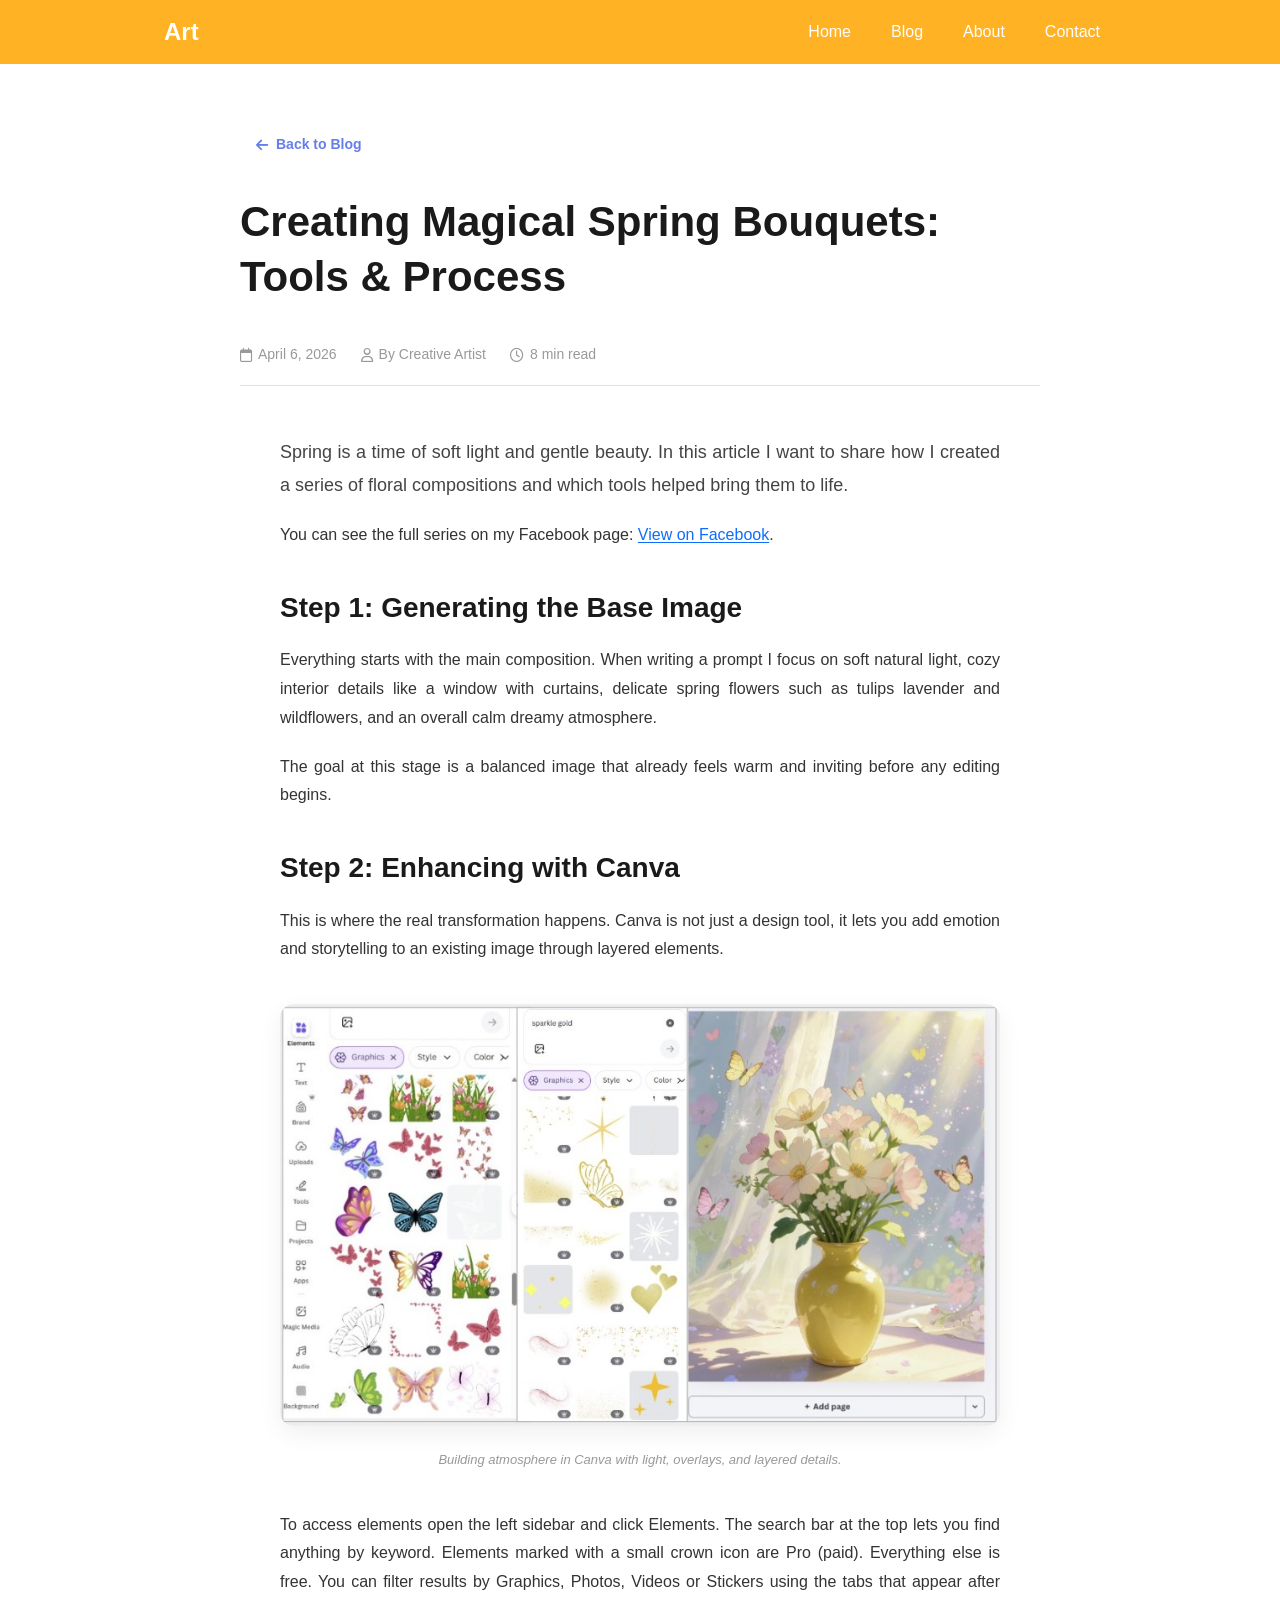
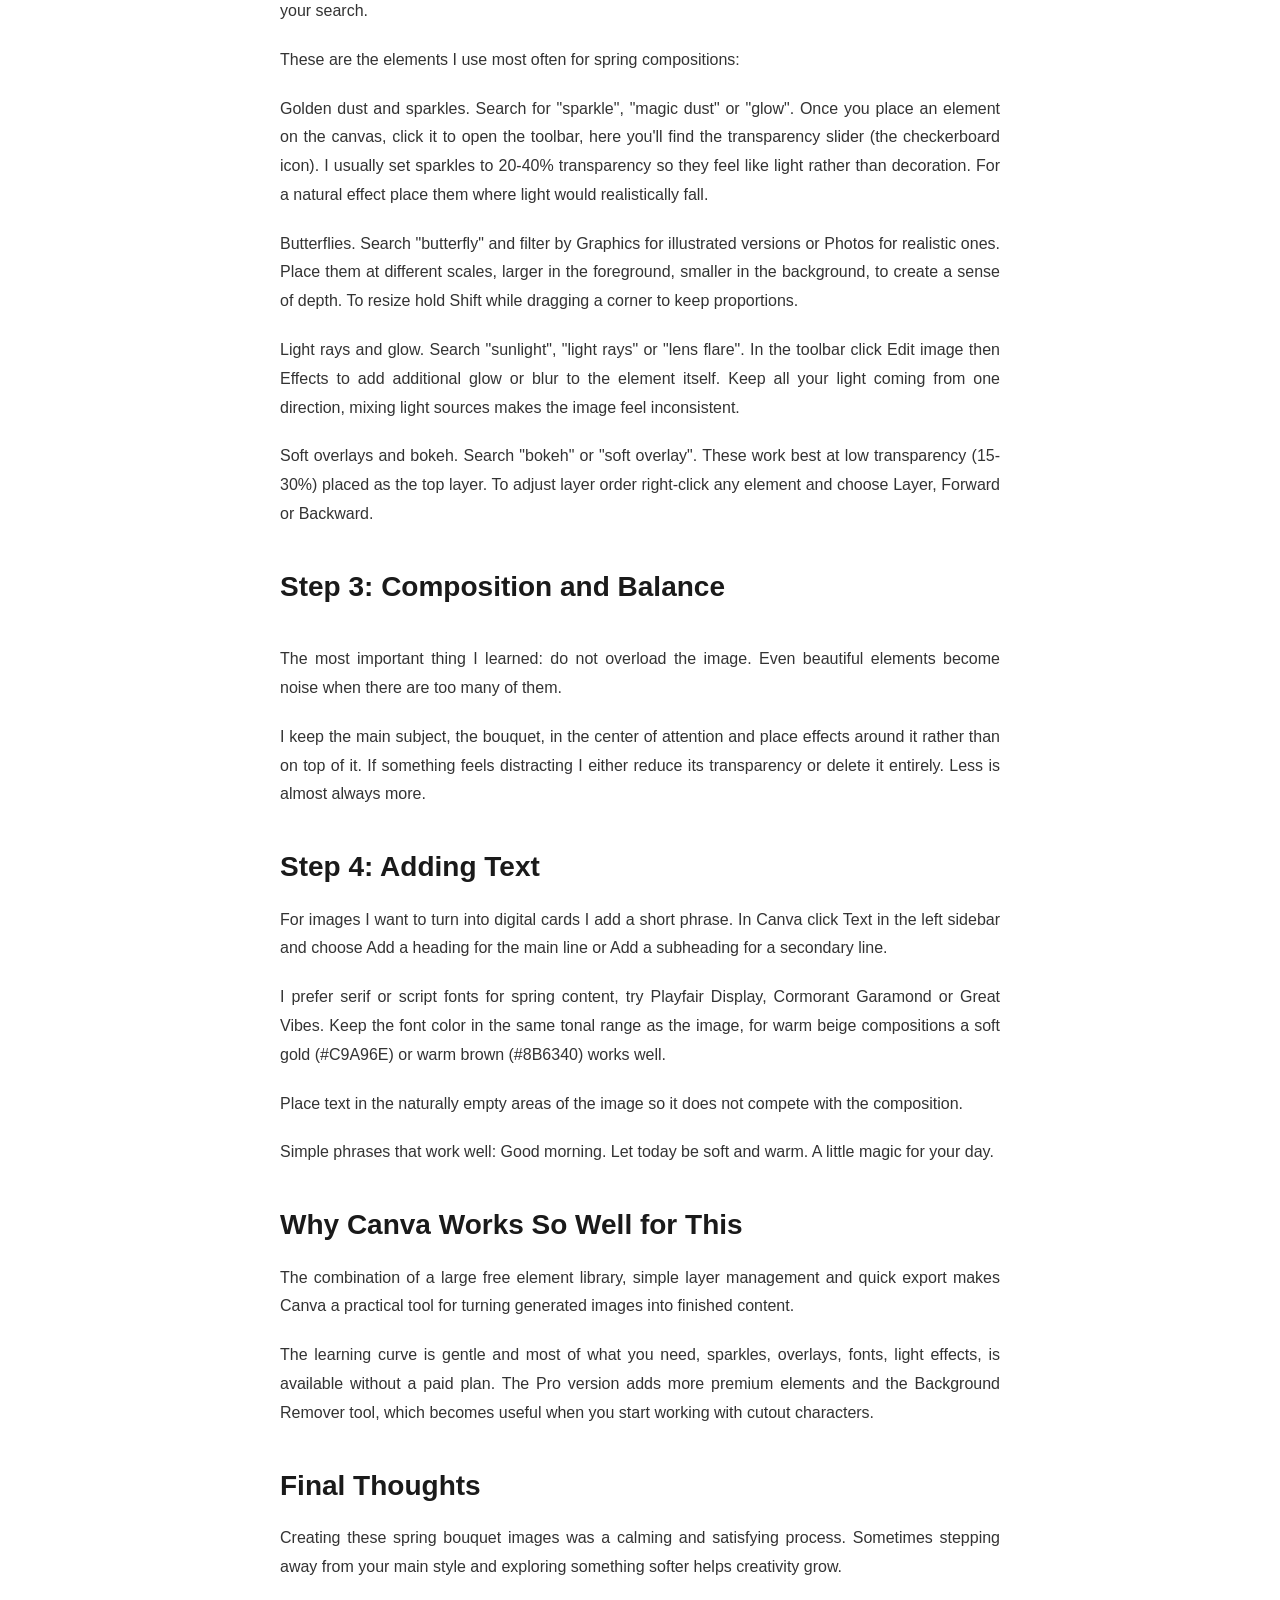
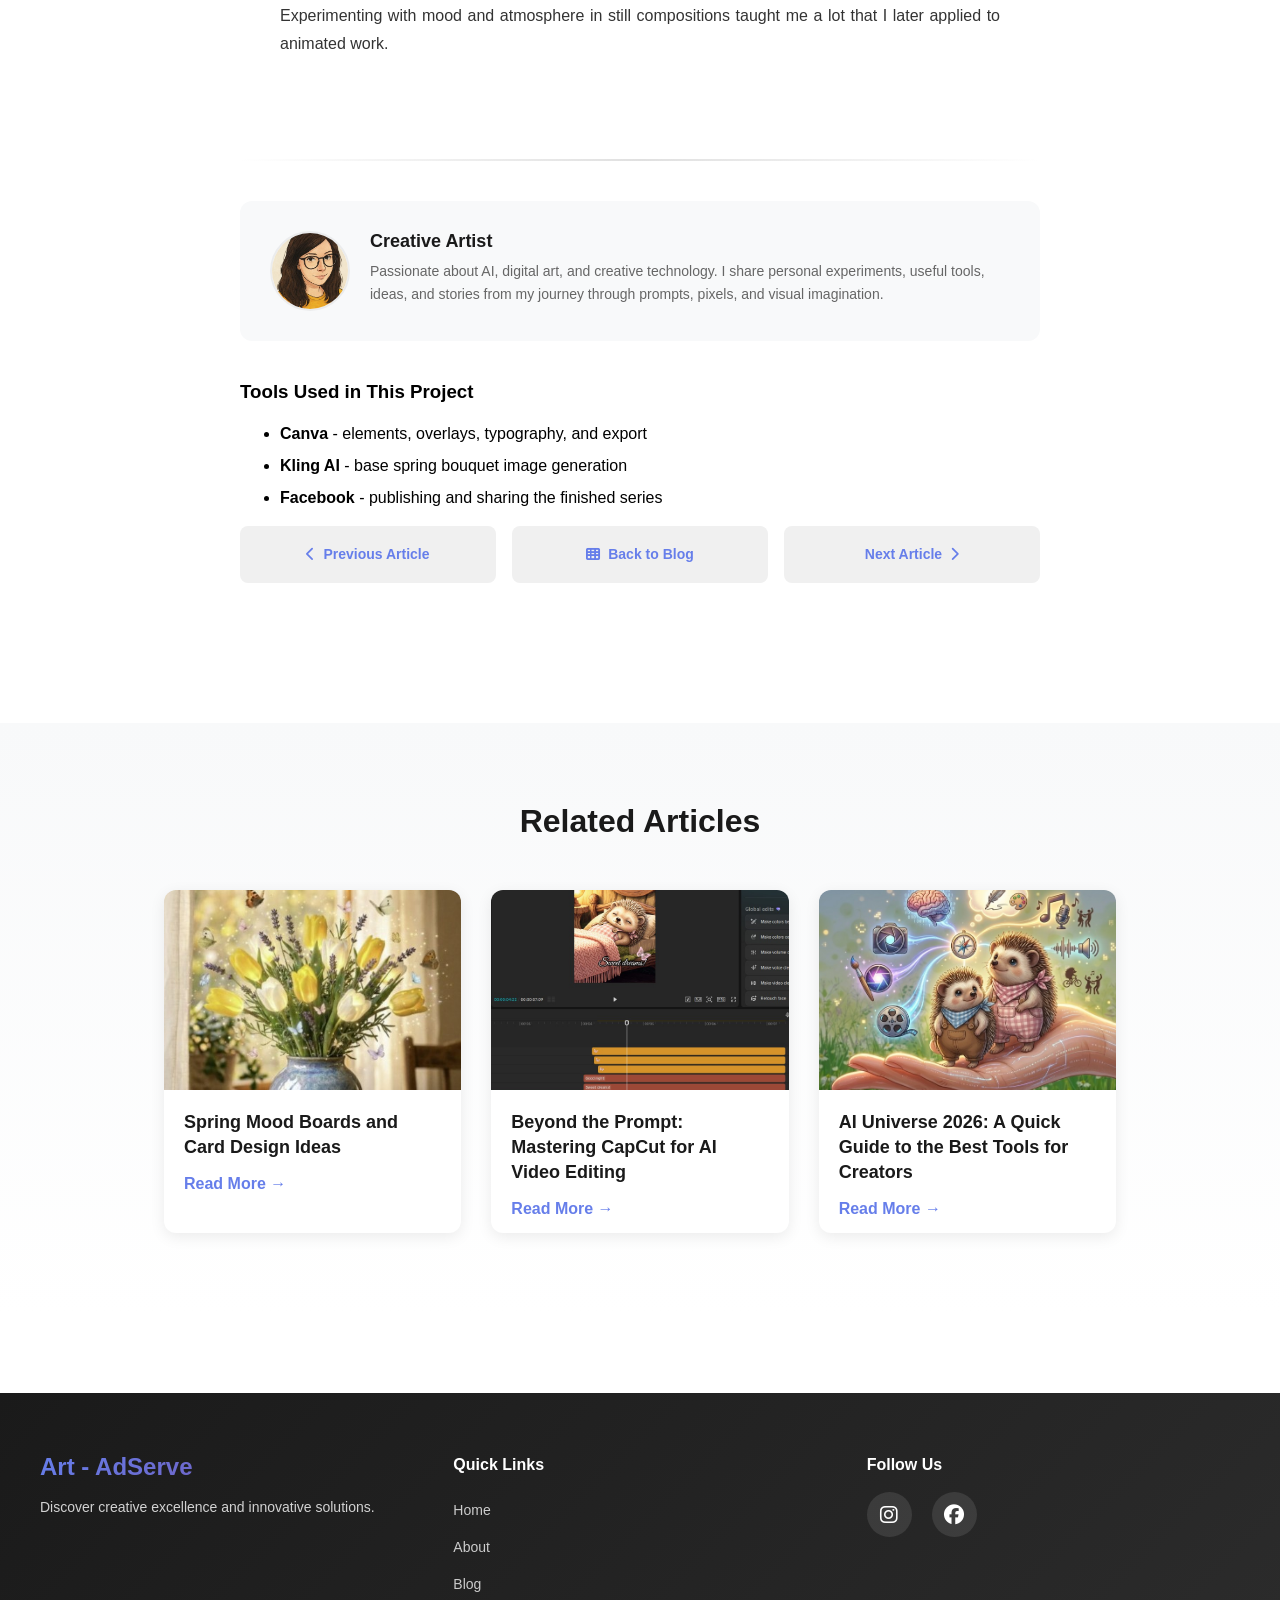
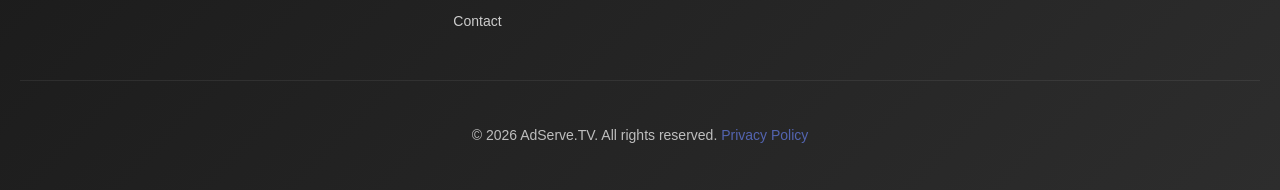
<file: creating-magical-spring-bouquets.html>
<!DOCTYPE html>
<html>
<head>
    <meta charset="UTF-8">
    <title>Creating Magical Spring Bouquets: Tools &amp; Process - Art - AdServe</title>
    <meta name="description" content="A gentle step-by-step workflow for creating magical spring bouquet visuals with Canva elements, composition, and text styling.">
    <meta name="robots" content="index,follow">
    <meta name="viewport" content="width=device-width, initial-scale=1">
    <link rel="stylesheet" href="css/styles.css">
    <link rel="stylesheet" href="css/blog-styles.css">
    <!-- Font Awesome Icons -->
    <link rel="stylesheet" href="https://cdnjs.cloudflare.com/ajax/libs/font-awesome/6.4.0/css/all.min.css">
    <!-- Google tag (gtag.js) -->
    <script async src="https://www.googletagmanager.com/gtag/js?id=G-SQFYT0TFE0"></script>
    <script>
        window.dataLayer = window.dataLayer || [];
        function gtag(){dataLayer.push(arguments);}
        gtag('js', new Date());

        gtag('config', 'G-SQFYT0TFE0');
    </script>
    <script async src="https://pagead2.googlesyndication.com/pagead/js/adsbygoogle.js?client=ca-pub-8886203596762131"
            crossorigin="anonymous"></script>
</head>
<body>
<div class="main bg-navbar">
    <div class="container">
        <div class="navbar">
            <a href="/" class="logo">Art</a>
            <button class="navbar-toggler mobile-menu-toggle" id="navbarToggle">
                <span class="icon-bar top-bar"></span>
                <span class="icon-bar middle-bar"></span>
                <span class="icon-bar bottom-bar"></span>
            </button>
            <nav class="navbar-menu" id="navbarMenu">
                <ul class="navbar-nav nav-menu">
                    <li class="nav-item"><a class="nav-link" href="/">Home</a></li>
                    <li class="nav-item"><a class="nav-link" href="/#blog">Blog</a></li>
                    <li class="nav-item"><a class="nav-link" href="about.html">About</a></li>
                    <li class="nav-item"><a class="nav-link" href="https://docs.google.com/forms/d/e/1FAIpQLSdca3EG_1yz9-4LVVcBZksqA2YZ8BaPkLkVDy7zw6zf9t6VEg/viewform" target="_blank" rel="noopener">Contact</a></li>
                </ul>
            </nav>
        </div>
    </div>
</div>

<!-- Article Content -->
<article class="article-container" data-article-slug="spring-bouquets">
    <div class="article-wrapper">
        <!-- Back to Blog Button -->
        <a href="/#blog" class="back-to-blog-link">
            <i class="fas fa-arrow-left"></i> Back to Blog
        </a>

        <!-- Article Meta Information -->
        <div class="article-meta">
            <h1 class="article-title">Creating Magical Spring Bouquets: Tools &amp; Process</h1>
            <div class="ad-container">
                <div id="ad-slot-1"></div>
            </div>
            <div class="article-info">
                <span class="article-date">
                    <i class="far fa-calendar"></i> April 6, 2026
                </span>
                <span class="article-author">
                    <i class="far fa-user"></i> By Creative Artist
                </span>
                <span class="article-reading-time">
                    <i class="far fa-clock"></i> 8 min read
                </span>
            </div>
            <div class="article-divider"></div>
        </div>

        <!-- Article Body -->
        <div class="article-body">
            <p class="article-intro">
                Spring is a time of soft light and gentle beauty. In this article I want to share how I created a series of floral compositions and which tools helped bring them to life.
            </p>
            <p>
                You can see the full series on my Facebook page: <a href="https://www.facebook.com/profile.php?id=61588265906757" target="_blank" rel="noopener">View on Facebook</a>.
            </p>

            <h2>Step 1: Generating the Base Image</h2>
            <p>
                Everything starts with the main composition. When writing a prompt I focus on soft natural light, cozy interior details like a window with curtains, delicate spring flowers such as tulips lavender and wildflowers, and an overall calm dreamy atmosphere.
            </p>
            <p>
                The goal at this stage is a balanced image that already feels warm and inviting before any editing begins.
            </p>

            <h2>Step 2: Enhancing with Canva</h2>
            <p>
                This is where the real transformation happens. Canva is not just a design tool, it lets you add emotion and storytelling to an existing image through layered elements.
            </p>
            <figure class="article-figure">
                <img src="images/canva-elements.jpg" alt="Canva elements panel and spring composition workflow" class="article-image">
                <figcaption class="article-caption">Building atmosphere in Canva with light, overlays, and layered details.</figcaption>
            </figure>
            <p>
                To access elements open the left sidebar and click Elements. The search bar at the top lets you find anything by keyword. Elements marked with a small crown icon are Pro (paid). Everything else is free. You can filter results by Graphics, Photos, Videos or Stickers using the tabs that appear after your search.
            </p>
            <p>
                These are the elements I use most often for spring compositions:
            </p>
            <p>
                Golden dust and sparkles. Search for "sparkle", "magic dust" or "glow". Once you place an element on the canvas, click it to open the toolbar, here you'll find the transparency slider (the checkerboard icon). I usually set sparkles to 20-40% transparency so they feel like light rather than decoration. For a natural effect place them where light would realistically fall.
            </p>
            <p>
                Butterflies. Search "butterfly" and filter by Graphics for illustrated versions or Photos for realistic ones. Place them at different scales, larger in the foreground, smaller in the background, to create a sense of depth. To resize hold Shift while dragging a corner to keep proportions.
            </p>
            <p>
                Light rays and glow. Search "sunlight", "light rays" or "lens flare". In the toolbar click Edit image then Effects to add additional glow or blur to the element itself. Keep all your light coming from one direction, mixing light sources makes the image feel inconsistent.
            </p>
            <p>
                Soft overlays and bokeh. Search "bokeh" or "soft overlay". These work best at low transparency (15-30%) placed as the top layer. To adjust layer order right-click any element and choose Layer, Forward or Backward.
            </p>

            <h2>Step 3: Composition and Balance</h2>
            <div class="ad-container">
                <div id="ad-slot-2"></div>
            </div>
            <p>
                The most important thing I learned: do not overload the image. Even beautiful elements become noise when there are too many of them.
            </p>
            <p>
                I keep the main subject, the bouquet, in the center of attention and place effects around it rather than on top of it. If something feels distracting I either reduce its transparency or delete it entirely. Less is almost always more.
            </p>

            <h2>Step 4: Adding Text</h2>
            <p>
                For images I want to turn into digital cards I add a short phrase. In Canva click Text in the left sidebar and choose Add a heading for the main line or Add a subheading for a secondary line.
            </p>
            <p>
                I prefer serif or script fonts for spring content, try Playfair Display, Cormorant Garamond or Great Vibes. Keep the font color in the same tonal range as the image, for warm beige compositions a soft gold (#C9A96E) or warm brown (#8B6340) works well.
            </p>
            <p>
                Place text in the naturally empty areas of the image so it does not compete with the composition.
            </p>
            <p>
                Simple phrases that work well: Good morning. Let today be soft and warm. A little magic for your day.
            </p>

            <h2>Why Canva Works So Well for This</h2>
            <p>
                The combination of a large free element library, simple layer management and quick export makes Canva a practical tool for turning generated images into finished content.
            </p>
            <p>
                The learning curve is gentle and most of what you need, sparkles, overlays, fonts, light effects, is available without a paid plan. The Pro version adds more premium elements and the Background Remover tool, which becomes useful when you start working with cutout characters.
            </p>

            <h2>Final Thoughts</h2>
            <p>
                Creating these spring bouquet images was a calming and satisfying process. Sometimes stepping away from your main style and exploring something softer helps creativity grow.
            </p>
            <p>
                Experimenting with mood and atmosphere in still compositions taught me a lot that I later applied to animated work.
            </p>
        </div>

        <!-- Article Footer -->
        <div class="article-footer">
            <div class="article-footer-divider"></div>
            <div class="article-author-box">
                <img src="images/7.jpg" alt="Author Avatar" class="author-avatar">
                <div class="author-details">
                    <h3 class="author-name">Creative Artist</h3>
                    <p class="author-bio">Passionate about AI, digital art, and creative technology. I share personal experiments, useful tools, ideas, and stories from my journey through prompts, pixels, and visual imagination.</p>
                </div>
            </div>

            <!-- Tools Used -->
            <div class="article-tools">
                <h3>Tools Used in This Project</h3>
                <ul>
                    <li><strong>Canva</strong> - elements, overlays, typography, and export</li>
                    <li><strong>Kling AI</strong> - base spring bouquet image generation</li>
                    <li><strong>Facebook</strong> - publishing and sharing the finished series</li>
                </ul>
            </div>

            <!-- Article Navigation -->
            <div class="article-nav">
                <a href="/#blog" class="article-nav-button prev-article" aria-label="Browse previous articles">
                    <i class="fas fa-chevron-left"></i>
                    <span>Previous Article</span>
                </a>
                <a href="/#blog" class="article-nav-button back-blog">
                    <i class="fas fa-th"></i>
                    <span>Back to Blog</span>
                </a>
                <a href="/#blog" class="article-nav-button next-article" aria-label="Browse next articles">
                    <span>Next Article</span>
                    <i class="fas fa-chevron-right"></i>
                </a>
            </div>
        </div>
    </div>
</article>

<div class="ad-container">
    <div id="ad-slot-3"></div>
</div>

<!-- Related Articles Section -->
<section class="related-articles">
    <div class="container">
        <h2 class="related-title">Related Articles</h2>
        <div class="related-grid">
            <article class="related-card">
                <div class="related-image">
                    <img src="images/good-morning-card.jpg" alt="Spring card composition with bouquet and soft glow">
                </div>
                <h3 class="related-card-title">Spring Mood Boards and Card Design Ideas</h3>
                <a href="/#blog" class="related-link" aria-label="Browse spring card articles">Read More →</a>
            </article>

            <article class="related-card">
                <div class="related-image">
                    <img src="images/capcut-effects.jpg" alt="Beyond the Prompt: Mastering CapCut for AI Video Editing">
                </div>
                <h3 class="related-card-title">Beyond the Prompt: Mastering CapCut for AI Video Editing</h3>
                <a href="capcut-editing.html" class="related-link" aria-label="Read Beyond the Prompt: Mastering CapCut for AI Video Editing">Read More →</a>
            </article>

            <article class="related-card">
                <div class="related-image">
                    <img src="images/hedgehogs-in-hand.jpg" alt="AI Universe 2026: A Quick Guide to the Best Tools for Creators">
                </div>
                <h3 class="related-card-title">AI Universe 2026: A Quick Guide to the Best Tools for Creators</h3>
                <a href="ai-tools-guide.html" class="related-link" aria-label="Read AI Universe 2026: A Quick Guide to the Best Tools for Creators">Read More →</a>
            </article>
        </div>
    </div>
</section>

<!-- footer -->
<footer class="footer">
    <div class="footer-content">
        <div class="footer-section">
            <h3 class="footer-title">Art - AdServe</h3>
            <p class="footer-description">Discover creative excellence and innovative solutions.</p>
        </div>
        <div class="footer-section">
            <h4 class="footer-subtitle">Quick Links</h4>
            <ul class="footer-links">
                <li><a href="/">Home</a></li>
                <li><a href="about.html">About</a></li>
                <li><a href="/#blog">Blog</a></li>
                <li><a href="https://docs.google.com/forms/d/e/1FAIpQLSdca3EG_1yz9-4LVVcBZksqA2YZ8BaPkLkVDy7zw6zf9t6VEg/viewform" target="_blank" rel="noopener">Contact</a></li>
            </ul>
        </div>
        <div class="footer-section">
            <h4 class="footer-subtitle">Follow Us</h4>
            <div class="social-icons">
                <a href="https://www.instagram.com/europeanwalks/" class="social-icon" title="Instagram" target="_blank" rel="noopener">
                    <i class="fab fa-instagram"></i>
                </a>
                <a href="https://www.facebook.com/profile.php?id=61588265906757" class="social-icon" title="Facebook" target="_blank" rel="noopener">
                    <i class="fab fa-facebook"></i>
                </a>
            </div>
        </div>
    </div>
    <div class="footer-bottom">
        <p>&copy; 2026 AdServe.TV. All rights reserved. <a href="https://adserve.tv/privacy-policy/">Privacy Policy</a></p>
    </div>
</footer>

<script>
    // Mobile menu toggle
    const navbarToggle = document.getElementById('navbarToggle');
    const navbarMenu = document.getElementById('navbarMenu');
    const navMenu = document.querySelector('.nav-menu');
    const bgNavbar = document.querySelector('.bg-navbar');
    const navLinks = navbarMenu.querySelectorAll('.nav-link');

    navbarToggle.addEventListener('click', function() {
        navbarToggle.classList.toggle('active');
        navbarMenu.classList.toggle('active');
        navMenu.classList.toggle('active');
    });

    // Close menu when a link is clicked
    navLinks.forEach(link => {
        link.addEventListener('click', function() {
            navbarToggle.classList.remove('active');
            navbarMenu.classList.remove('active');
            navMenu.classList.remove('active');
        });
    });

    // Close menu when clicking outside
    document.addEventListener('click', function(event) {
        if (!event.target.closest('.navbar')) {
            navbarToggle.classList.remove('active');
            navbarMenu.classList.remove('active');
            navMenu.classList.remove('active');
        }
    });

    // Navbar scroll detection
    window.addEventListener('scroll', function() {
        const scrollPosition = window.pageYOffset;
        if (scrollPosition > 50) {
            bgNavbar.classList.add('scrolled');
        } else {
            bgNavbar.classList.remove('scrolled');
        }
    });
</script>
<script src="/js/dsp3.js?v=3"></script>
</body>
</html>
</file>
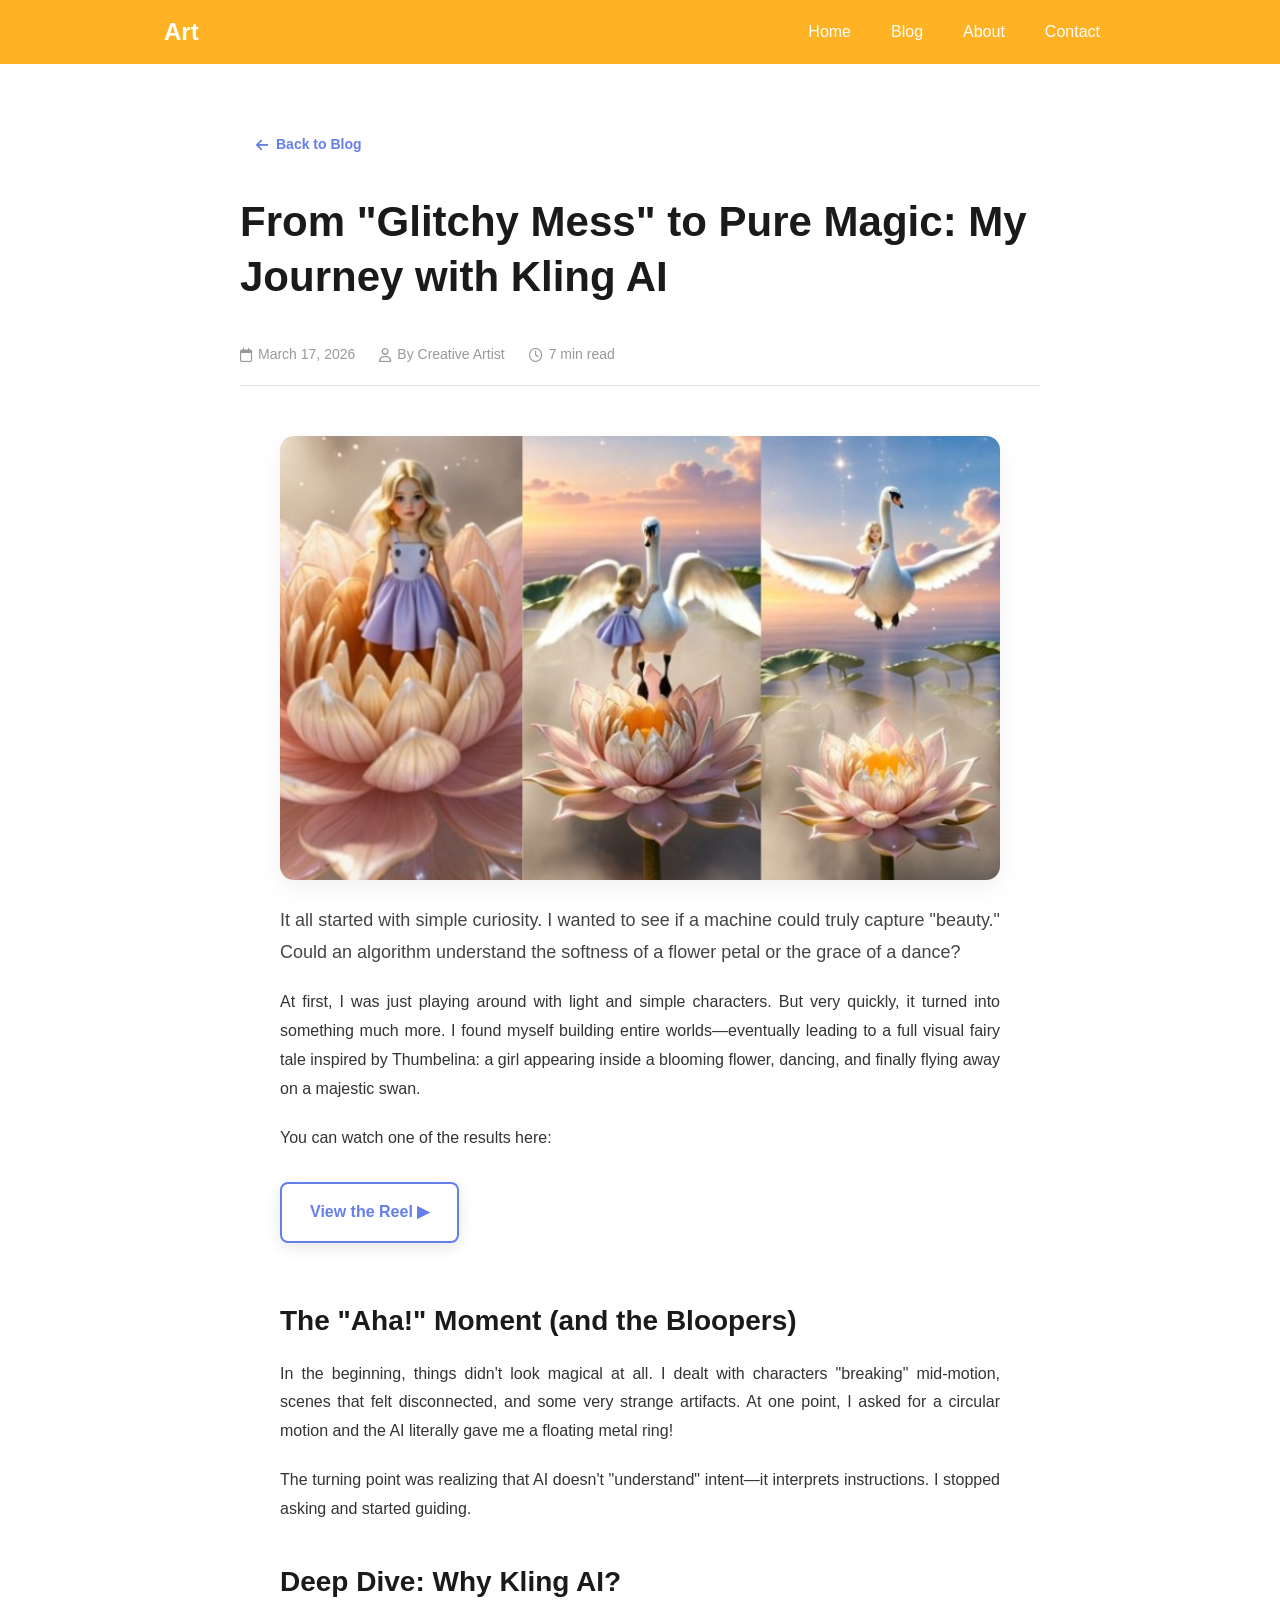
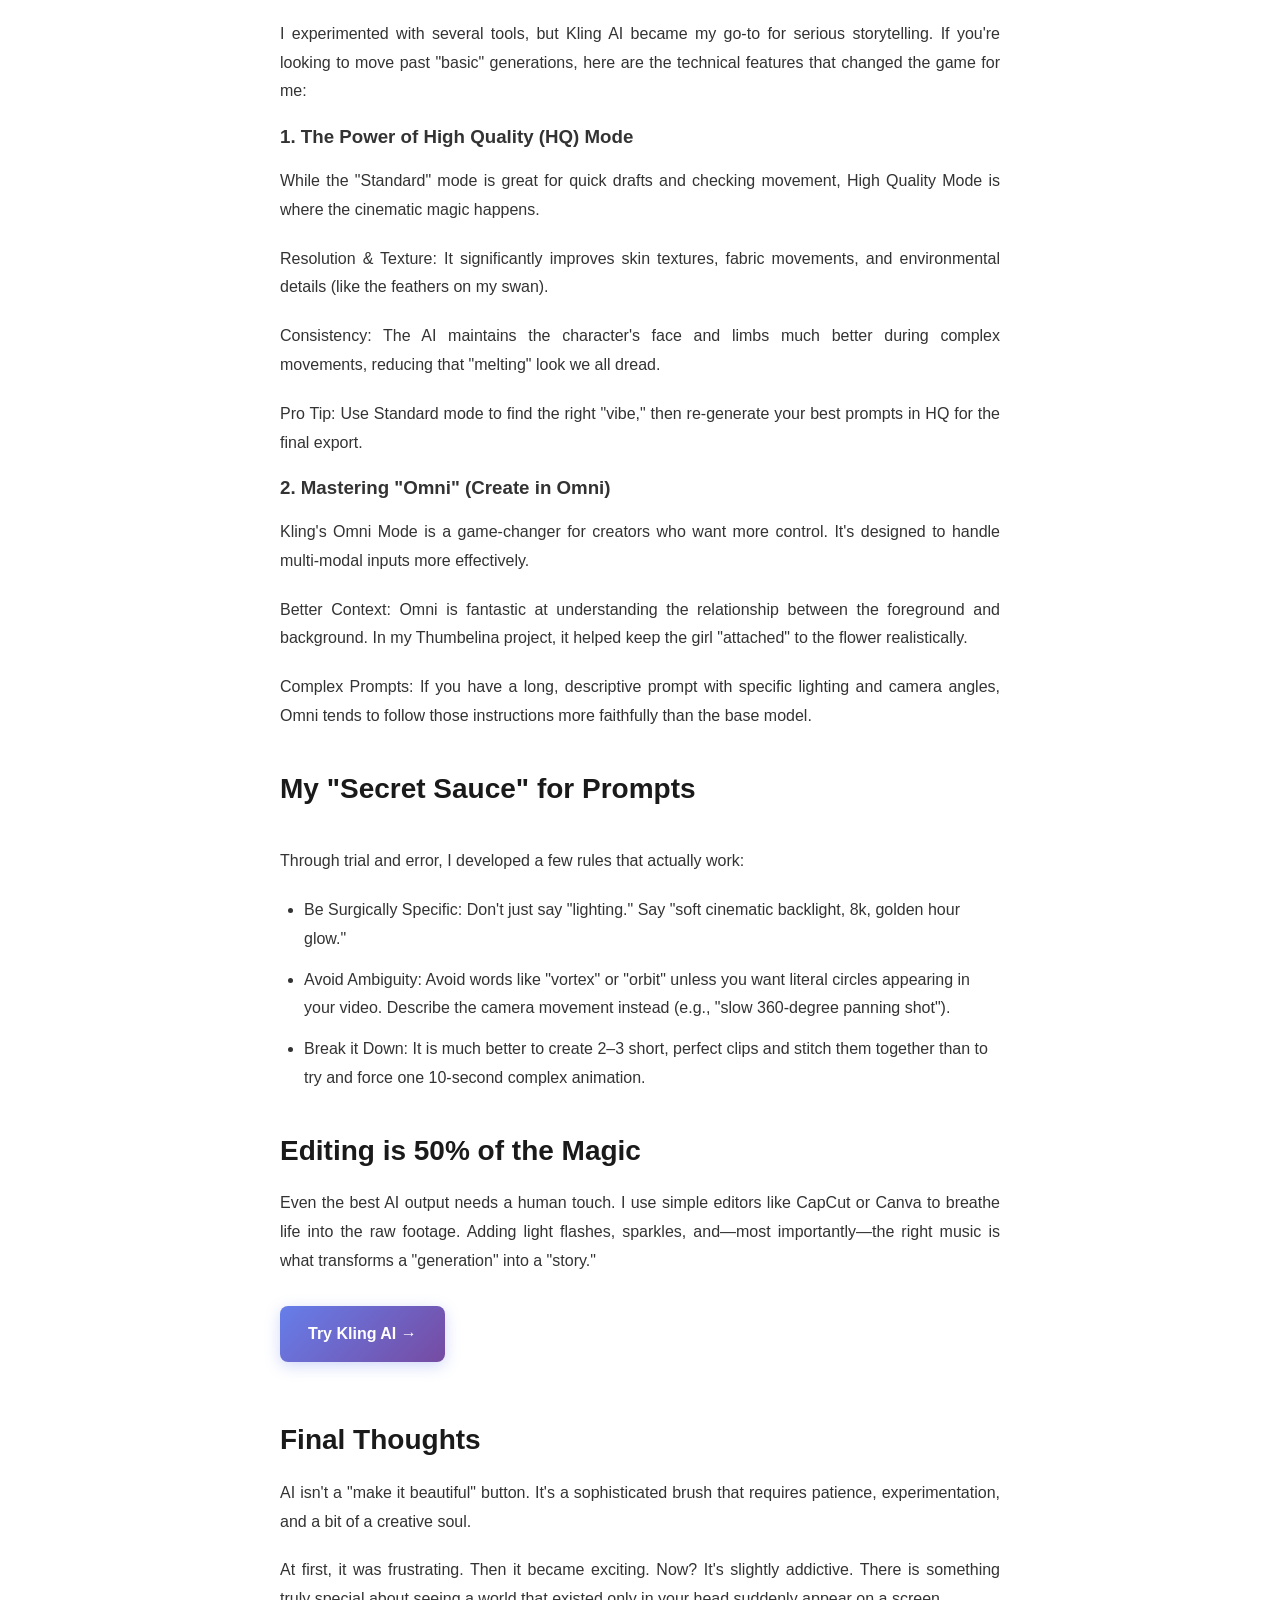
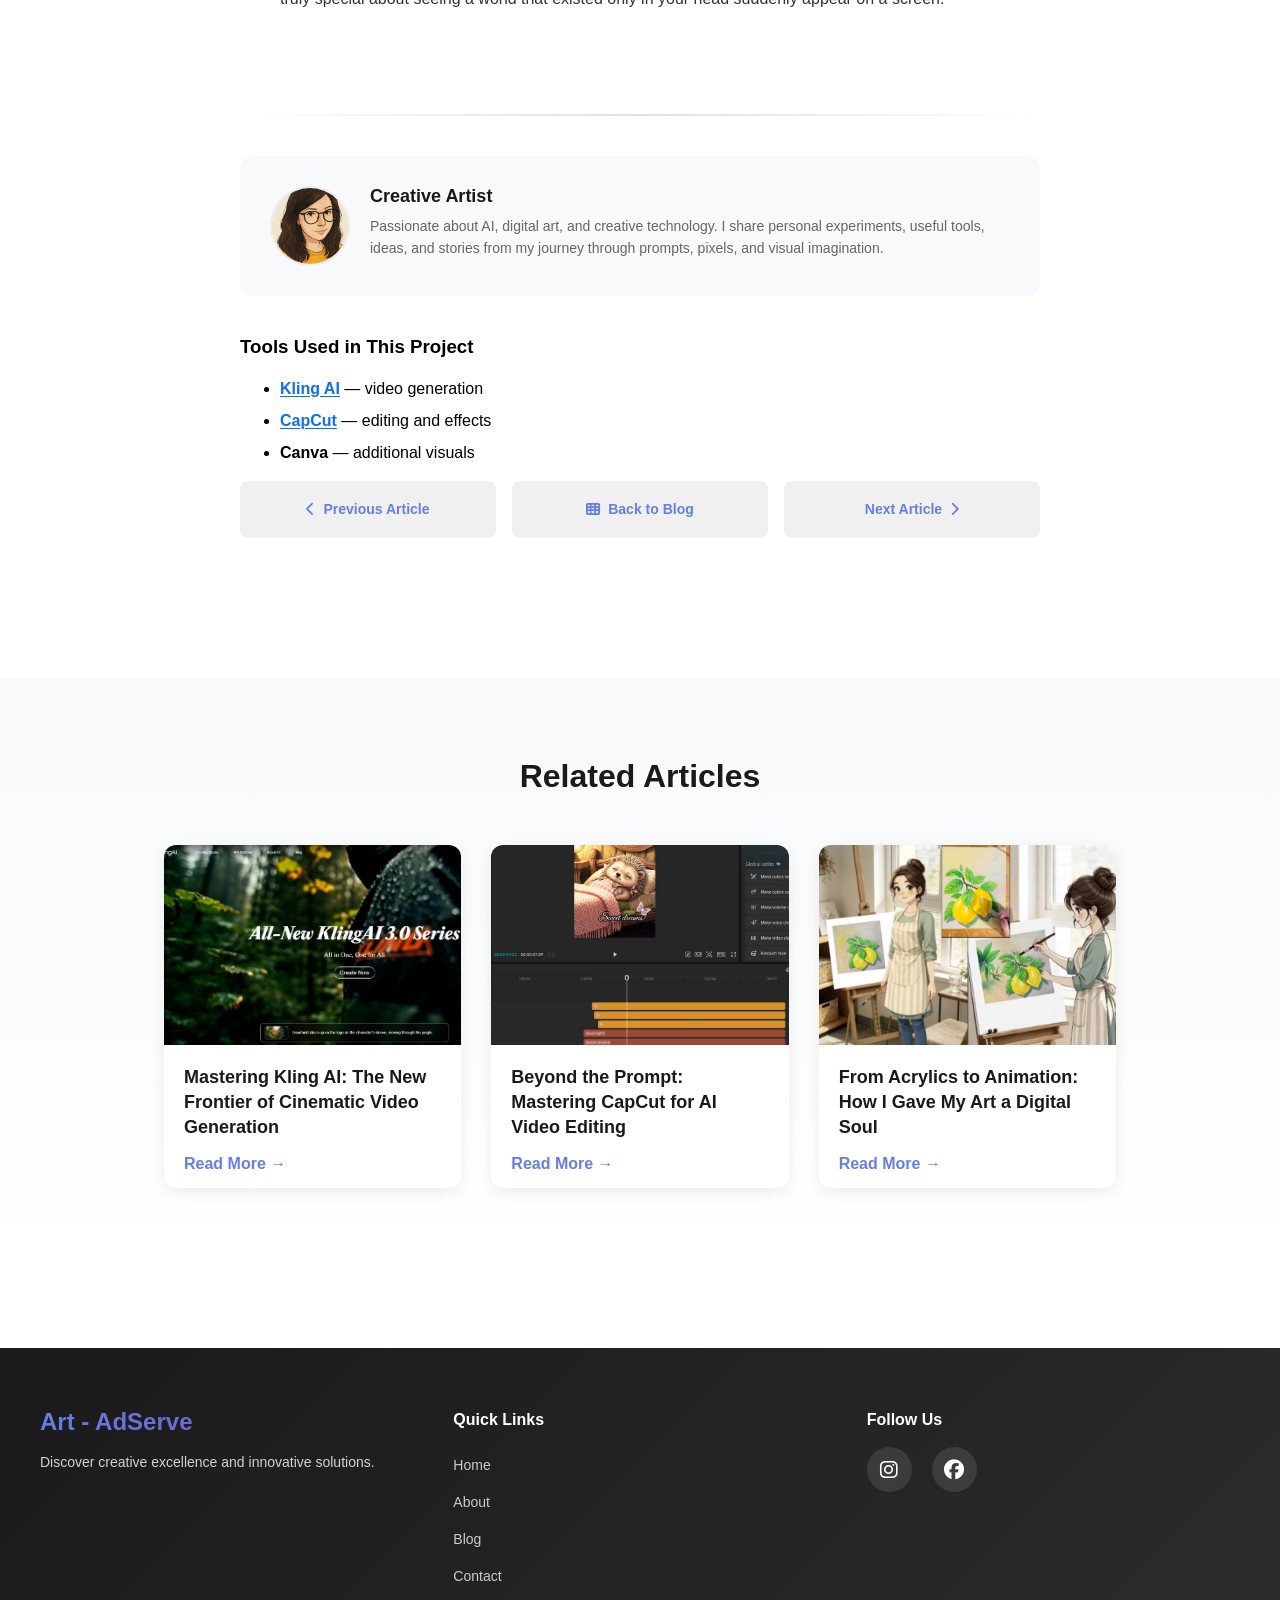
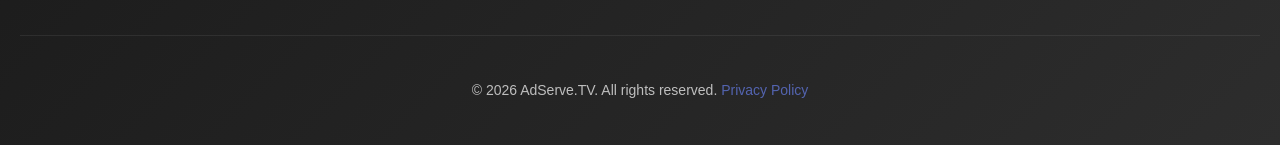
<file: kling-ai-journey.html>
﻿<!DOCTYPE html>
<html>
<head>
    <meta charset="UTF-8">
    <title>From "Glitchy Mess" to Pure Magic: My Journey with Kling AI - Art - AdServe</title>
    <meta name="description" content="">
    <meta name="robots" content="index,follow">
    <meta name="viewport" content="width=device-width, initial-scale=1">
    <link rel="stylesheet" href="css/styles.css">
    <link rel="stylesheet" href="css/blog-styles.css">
    <!-- Font Awesome Icons -->
    <link rel="stylesheet" href="https://cdnjs.cloudflare.com/ajax/libs/font-awesome/6.4.0/css/all.min.css">
    <!-- Google tag (gtag.js) -->
    <script async src="https://www.googletagmanager.com/gtag/js?id=G-SQFYT0TFE0"></script>
    <script>
        window.dataLayer = window.dataLayer || [];
        function gtag(){dataLayer.push(arguments);}
        gtag('js', new Date());

        gtag('config', 'G-SQFYT0TFE0');
    </script>
    <script async src="https://pagead2.googlesyndication.com/pagead/js/adsbygoogle.js?client=ca-pub-8886203596762131"
            crossorigin="anonymous"></script>
</head>
<body>
<div class="main bg-navbar">
    <div class="container">
        <div class="navbar">
            <a href="/" class="logo">Art</a>
            <button class="navbar-toggler mobile-menu-toggle" id="navbarToggle">
                <span class="icon-bar top-bar"></span>
                <span class="icon-bar middle-bar"></span>
                <span class="icon-bar bottom-bar"></span>
            </button>
            <nav class="navbar-menu" id="navbarMenu">
                <ul class="navbar-nav nav-menu">
                    <li class="nav-item"><a class="nav-link" href="/">Home</a></li>
                    <li class="nav-item"><a class="nav-link" href="/#blog">Blog</a></li>
                    <li class="nav-item"><a class="nav-link" href="about.html">About</a></li>
                    <li class="nav-item"><a class="nav-link" href="https://docs.google.com/forms/d/e/1FAIpQLSdca3EG_1yz9-4LVVcBZksqA2YZ8BaPkLkVDy7zw6zf9t6VEg/viewform" target="_blank" rel="noopener">Contact</a></li>
                </ul>
            </nav>
        </div>
    </div>
</div>

<!-- Article Content -->
<article class="article-container" data-article-slug="kling-ai-journey">
    <div class="article-wrapper">
        <!-- Back to Blog Button -->
        <a href="/#blog" class="back-to-blog-link">
            <i class="fas fa-arrow-left"></i> Back to Blog
        </a>

        <!-- Article Meta Information -->
        <div class="article-meta">
            <h1 class="article-title">From "Glitchy Mess" to Pure Magic: My Journey with Kling AI</h1>
            <div class="ad-container">
                <div id="ad-slot-1"></div>
            </div>
            <div class="article-info">
                <span class="article-date">
                    <i class="far fa-calendar"></i> March 17, 2026
                </span>
                <span class="article-author">
                    <i class="far fa-user"></i> By Creative Artist
                </span>
                <span class="article-reading-time">
                    <i class="far fa-clock"></i> 7 min read
                </span>
            </div>
            <div class="article-divider"></div>
        </div>

        <!-- Article Body -->
        <div class="article-body">
            <img src="images/kling-flower.jpg"
     alt="screenshots of AI-generated flower animation"
     class="article-image">

            <p class="article-intro">
                It all started with simple curiosity. I wanted to see if a machine could truly capture "beauty." Could an algorithm understand the softness of a flower petal or the grace of a dance?
            </p>
            <p>
                At first, I was just playing around with light and simple characters. But very quickly, it turned into something much more. I found myself building entire worlds—eventually leading to a full visual fairy tale inspired by Thumbelina: a girl appearing inside a blooming flower, dancing, and finally flying away on a majestic swan.
            </p>
            <p>
                You can watch one of the results here:
            </p>
            <a href="https://www.facebook.com/reel/4142256012652766" class="cta-button-secondary" target="_blank" rel="noopener">View the Reel <span>▶</span></a>

            <h2>The "Aha!" Moment (and the Bloopers)</h2>
            <p>
                In the beginning, things didn't look magical at all. I dealt with characters "breaking" mid-motion, scenes that felt disconnected, and some very strange artifacts. At one point, I asked for a circular motion and the AI literally gave me a floating metal ring!
            </p>
            <p>
                The turning point was realizing that AI doesn't "understand" intent—it interprets instructions. I stopped asking and started guiding.
            </p>

            <h2>Deep Dive: Why Kling AI?</h2>
            <p>
                I experimented with several tools, but Kling AI became my go-to for serious storytelling. If you're looking to move past "basic" generations, here are the technical features that changed the game for me:
            </p>

            <h3>1. The Power of High Quality (HQ) Mode</h3>
            <p>
                While the "Standard" mode is great for quick drafts and checking movement, High Quality Mode is where the cinematic magic happens.
            </p>
            <p>
                Resolution & Texture: It significantly improves skin textures, fabric movements, and environmental details (like the feathers on my swan).
            </p>
            <p>
                Consistency: The AI maintains the character's face and limbs much better during complex movements, reducing that "melting" look we all dread.
            </p>
            <p>
                Pro Tip: Use Standard mode to find the right "vibe," then re-generate your best prompts in HQ for the final export.
            </p>

            <h3>2. Mastering "Omni" (Create in Omni)</h3>
            <p>
                Kling's Omni Mode is a game-changer for creators who want more control. It's designed to handle multi-modal inputs more effectively.
            </p>
            <p>
                Better Context: Omni is fantastic at understanding the relationship between the foreground and background. In my Thumbelina project, it helped keep the girl "attached" to the flower realistically.
            </p>
            <p>
                Complex Prompts: If you have a long, descriptive prompt with specific lighting and camera angles, Omni tends to follow those instructions more faithfully than the base model.
            </p>

            <h2>My "Secret Sauce" for Prompts</h2>
            <div class="ad-container">
                <div id="ad-slot-2"></div>
            </div>
            <p>
                Through trial and error, I developed a few rules that actually work:
            </p>
            <ul>
                <li>Be Surgically Specific: Don't just say "lighting." Say "soft cinematic backlight, 8k, golden hour glow."</li>
                <li>Avoid Ambiguity: Avoid words like "vortex" or "orbit" unless you want literal circles appearing in your video. Describe the camera movement instead (e.g., "slow 360-degree panning shot").</li>
                <li>Break it Down: It is much better to create 2–3 short, perfect clips and stitch them together than to try and force one 10-second complex animation.</li>
            </ul>

            <h2>Editing is 50% of the Magic</h2>
            <p>
                Even the best AI output needs a human touch. I use simple editors like CapCut or Canva to breathe life into the raw footage. Adding light flashes, sparkles, and—most importantly—the right music is what transforms a "generation" into a "story."
            </p>

            <a href="https://shorturl.at/i5CCm" class="cta-button-primary" target="_blank" rel="noopener">Try Kling AI <span>→</span></a>

            <h2>Final Thoughts</h2>
            <p>
                AI isn't a "make it beautiful" button. It's a sophisticated brush that requires patience, experimentation, and a bit of a creative soul.
            </p>
            <p>
                At first, it was frustrating. Then it became exciting. Now? It's slightly addictive. There is something truly special about seeing a world that existed only in your head suddenly appear on a screen.
            </p>
        </div>

        <!-- Article Footer -->
        <div class="article-footer">
            <div class="article-footer-divider"></div>
            <div class="article-author-box">
                <img src="images/7.jpg" alt="Author Avatar" class="author-avatar">
                <div class="author-details">
                    <h3 class="author-name">Creative Artist</h3>
                    <p class="author-bio">Passionate about AI, digital art, and creative technology. I share personal experiments, useful tools, ideas, and stories from my journey through prompts, pixels, and visual imagination.</p>
                </div>
            </div>

            <!-- Tools Used -->
            <div class="article-tools">
                <h3>Tools Used in This Project</h3>
                <ul>
                        <li><strong><a href="https://shorturl.at/i5CCm" target="_blank" rel="noopener">Kling AI</a></strong> — video generation</li>
                        <li><strong><a href="https://shorturl.at/SK5qu" target="_blank" rel="noopener">CapCut</a></strong> — editing and effects</li>
                    <li><strong>Canva</strong> — additional visuals</li>
                </ul>
            </div>

            <!-- Article Navigation -->
            <div class="article-nav">
                <a href="/#blog" class="article-nav-button prev-article" aria-label="Browse previous articles">
                    <i class="fas fa-chevron-left"></i>
                    <span>Previous Article</span>
                </a>
                <a href="/#blog" class="article-nav-button back-blog">
                    <i class="fas fa-th"></i>
                    <span>Back to Blog</span>
                </a>
                <a href="/#blog" class="article-nav-button next-article" aria-label="Browse next articles">
                    <span>Next Article</span>
                    <i class="fas fa-chevron-right"></i>
                </a>
            </div>
        </div>
    </div>
</article>

<div class="ad-container">
    <div id="ad-slot-3"></div>
</div>

<!-- Related Articles Section -->
<section class="related-articles">
    <div class="container">
        <h2 class="related-title">Related Articles</h2>
        <div class="related-grid">
            <article class="related-card">
                <div class="related-image">
                    <img src="images/kling.jpg" alt="Related Article">
                </div>
                <h3 class="related-card-title">Mastering Kling AI: The New Frontier of Cinematic Video Generation</h3>
                <a href="kling-ai.html" class="related-link" aria-label="Read Mastering Kling AI: The New Frontier of Cinematic Video Generation">Read More →</a>
            </article>

            <article class="related-card">
                <div class="related-image">
                    <img src="images/capcut-effects.jpg" alt="Beyond the Prompt: Mastering CapCut for AI Video Editing">
                </div>
                <h3 class="related-card-title">Beyond the Prompt: Mastering CapCut for AI Video Editing</h3>
                <a href="capcut-editing.html" class="related-link" aria-label="Read Beyond the Prompt: Mastering CapCut for AI Video Editing">Read More →</a>
            </article>

            <article class="related-card">
                <div class="related-image">
                    <img src="images/10.jpg" alt="From Acrylics to Animation: How I Gave My Art a Digital Soul">
                </div>
                <h3 class="related-card-title">From Acrylics to Animation: How I Gave My Art a Digital Soul</h3>
                <a href="acrylics-to-animation.html" class="related-link" aria-label="Read From Acrylics to Animation: How I Gave My Art a Digital Soul">Read More →</a>
            </article>
        </div>
    </div>
</section>

<!-- footer -->
<footer class="footer">
    <div class="footer-content">
        <div class="footer-section">
            <h3 class="footer-title">Art - AdServe</h3>
            <p class="footer-description">Discover creative excellence and innovative solutions.</p>
        </div>
        <div class="footer-section">
            <h4 class="footer-subtitle">Quick Links</h4>
            <ul class="footer-links">
                <li><a href="/">Home</a></li>
                <li><a href="about.html">About</a></li>
                <li><a href="/#blog">Blog</a></li>
                <li><a href="https://docs.google.com/forms/d/e/1FAIpQLSdca3EG_1yz9-4LVVcBZksqA2YZ8BaPkLkVDy7zw6zf9t6VEg/viewform" target="_blank" rel="noopener">Contact</a></li>
            </ul>
        </div>
        <div class="footer-section">
            <h4 class="footer-subtitle">Follow Us</h4>
            <div class="social-icons">
                <a href="https://www.instagram.com/europeanwalks/" class="social-icon" title="Instagram" target="_blank" rel="noopener">
                    <i class="fab fa-instagram"></i>
                </a>
                <a href="https://www.facebook.com/profile.php?id=61588265906757" class="social-icon" title="Facebook" target="_blank" rel="noopener">
                    <i class="fab fa-facebook"></i>
                </a>
            </div>
        </div>
    </div>
    <div class="footer-bottom">
        <p>&copy; 2026 AdServe.TV. All rights reserved. <a href="https://adserve.tv/privacy-policy/">Privacy Policy</a></p>
    </div>
</footer>

<script>
    // Mobile menu toggle
    const navbarToggle = document.getElementById('navbarToggle');
    const navbarMenu = document.getElementById('navbarMenu');
    const navMenu = document.querySelector('.nav-menu');
    const bgNavbar = document.querySelector('.bg-navbar');
    const navLinks = navbarMenu.querySelectorAll('.nav-link');

    navbarToggle.addEventListener('click', function() {
        navbarToggle.classList.toggle('active');
        navbarMenu.classList.toggle('active');
        navMenu.classList.toggle('active');
    });

    // Close menu when a link is clicked
    navLinks.forEach(link => {
        link.addEventListener('click', function() {
            navbarToggle.classList.remove('active');
            navbarMenu.classList.remove('active');
            navMenu.classList.remove('active');
        });
    });

    // Close menu when clicking outside
    document.addEventListener('click', function(event) {
        if (!event.target.closest('.navbar')) {
            navbarToggle.classList.remove('active');
            navbarMenu.classList.remove('active');
            navMenu.classList.remove('active');
        }
    });

    // Navbar scroll detection
    window.addEventListener('scroll', function() {
        const scrollPosition = window.pageYOffset;
        if (scrollPosition > 50) {
            bgNavbar.classList.add('scrolled');
        } else {
            bgNavbar.classList.remove('scrolled');
        }
    });
</script>
<script src="/js/dsp3.js?v=3"></script>
</body>
</html>
</file>
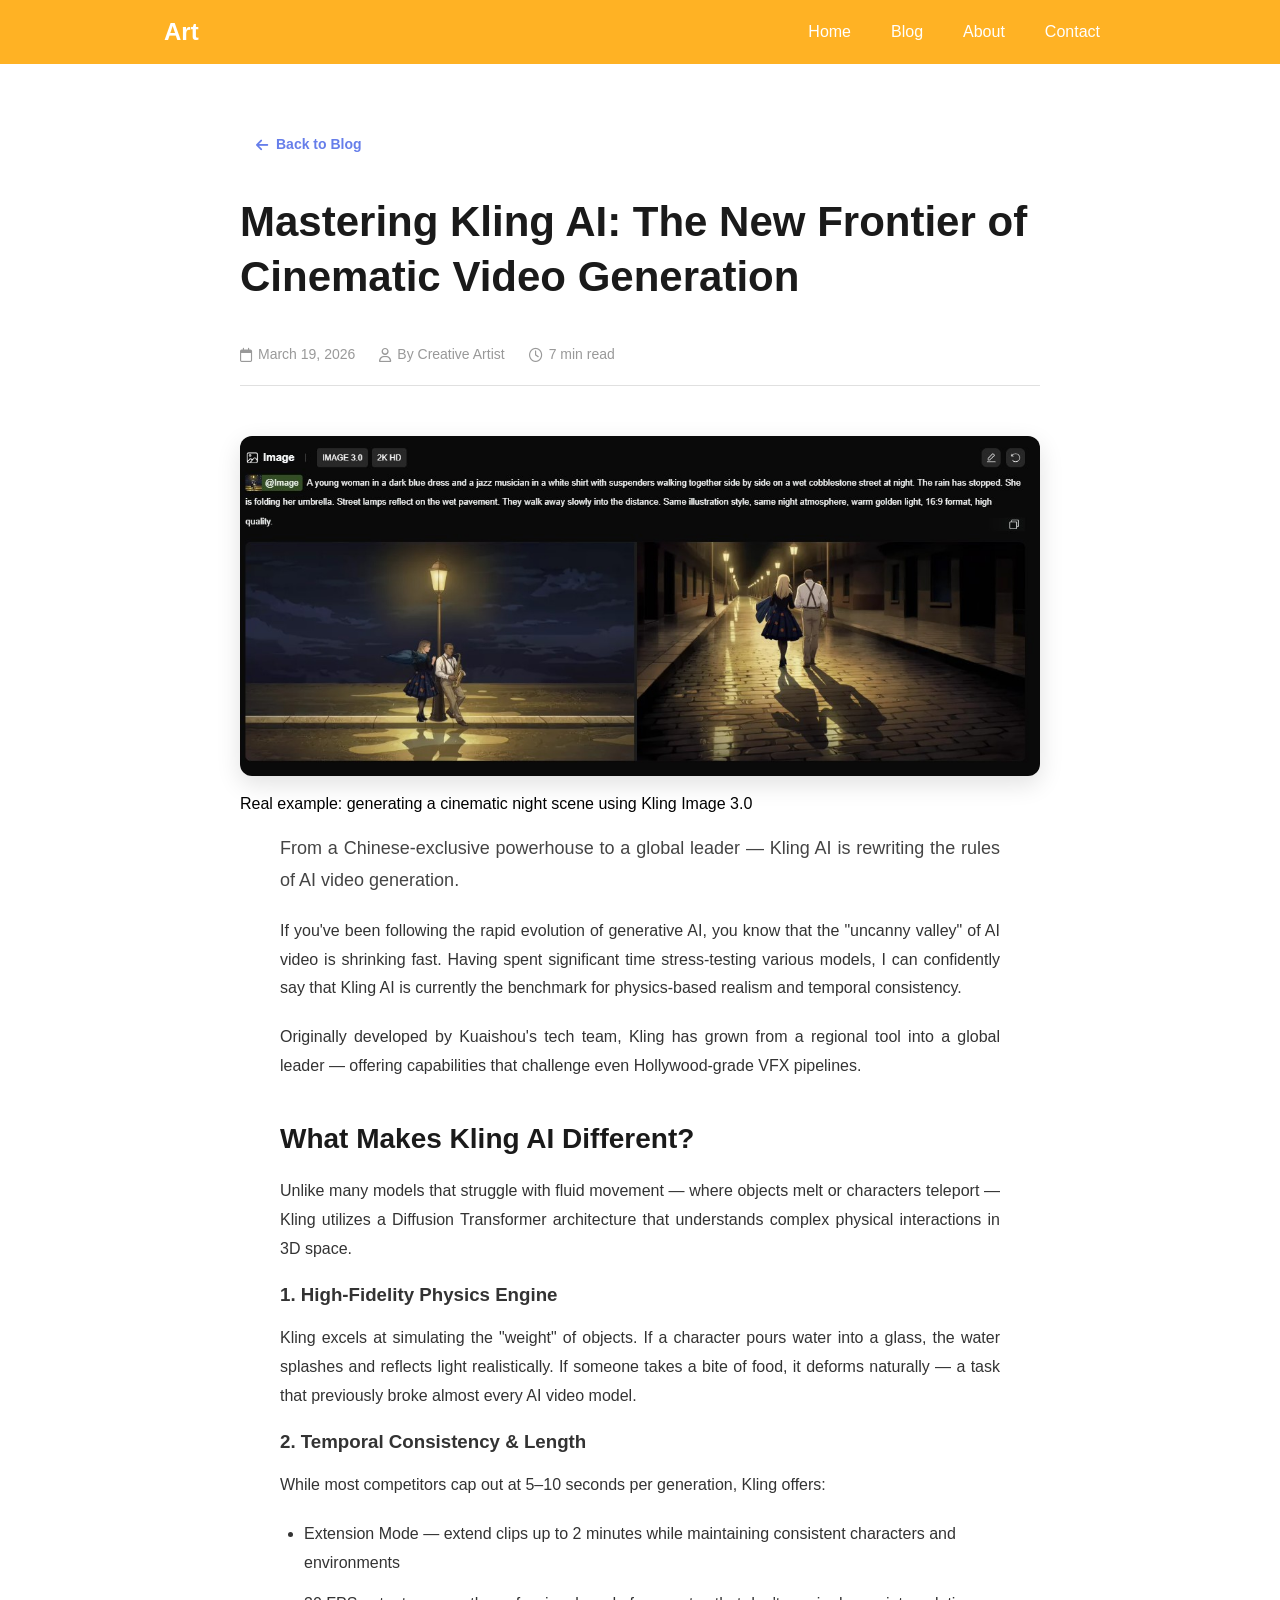
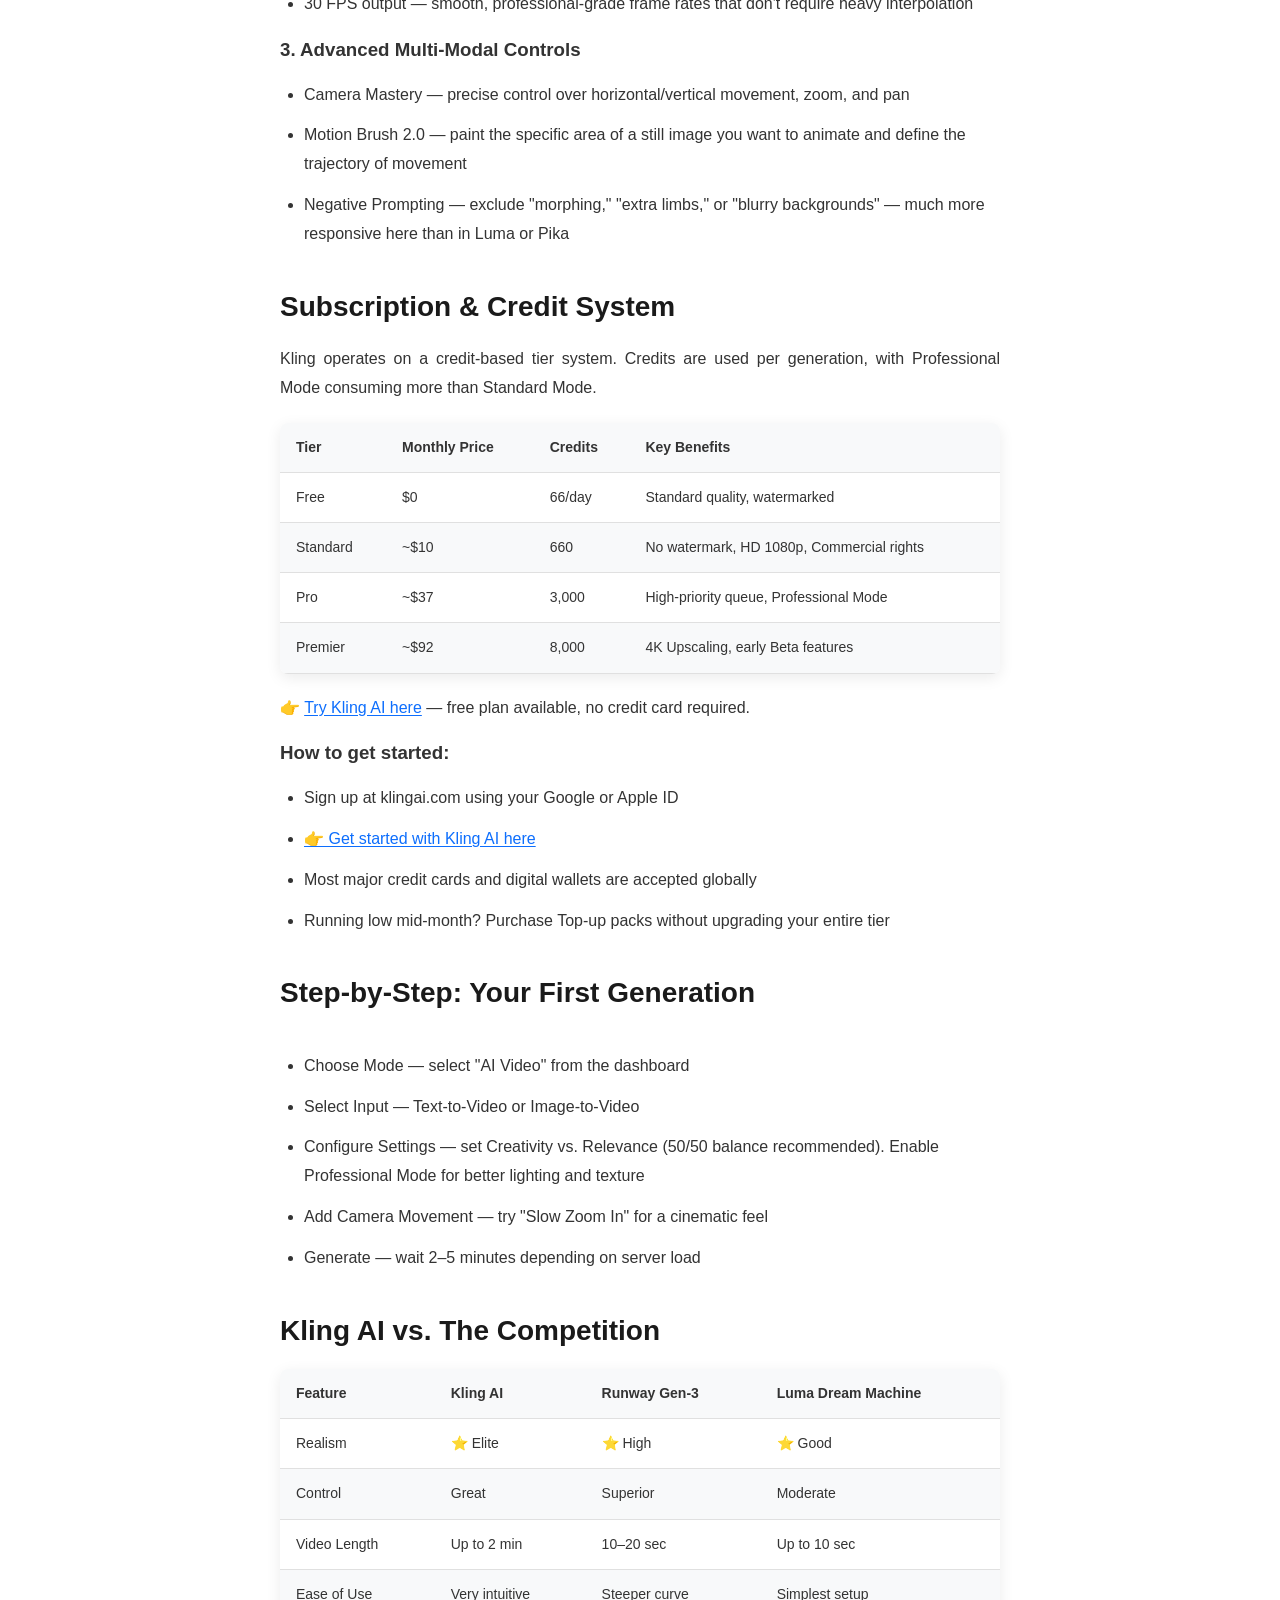
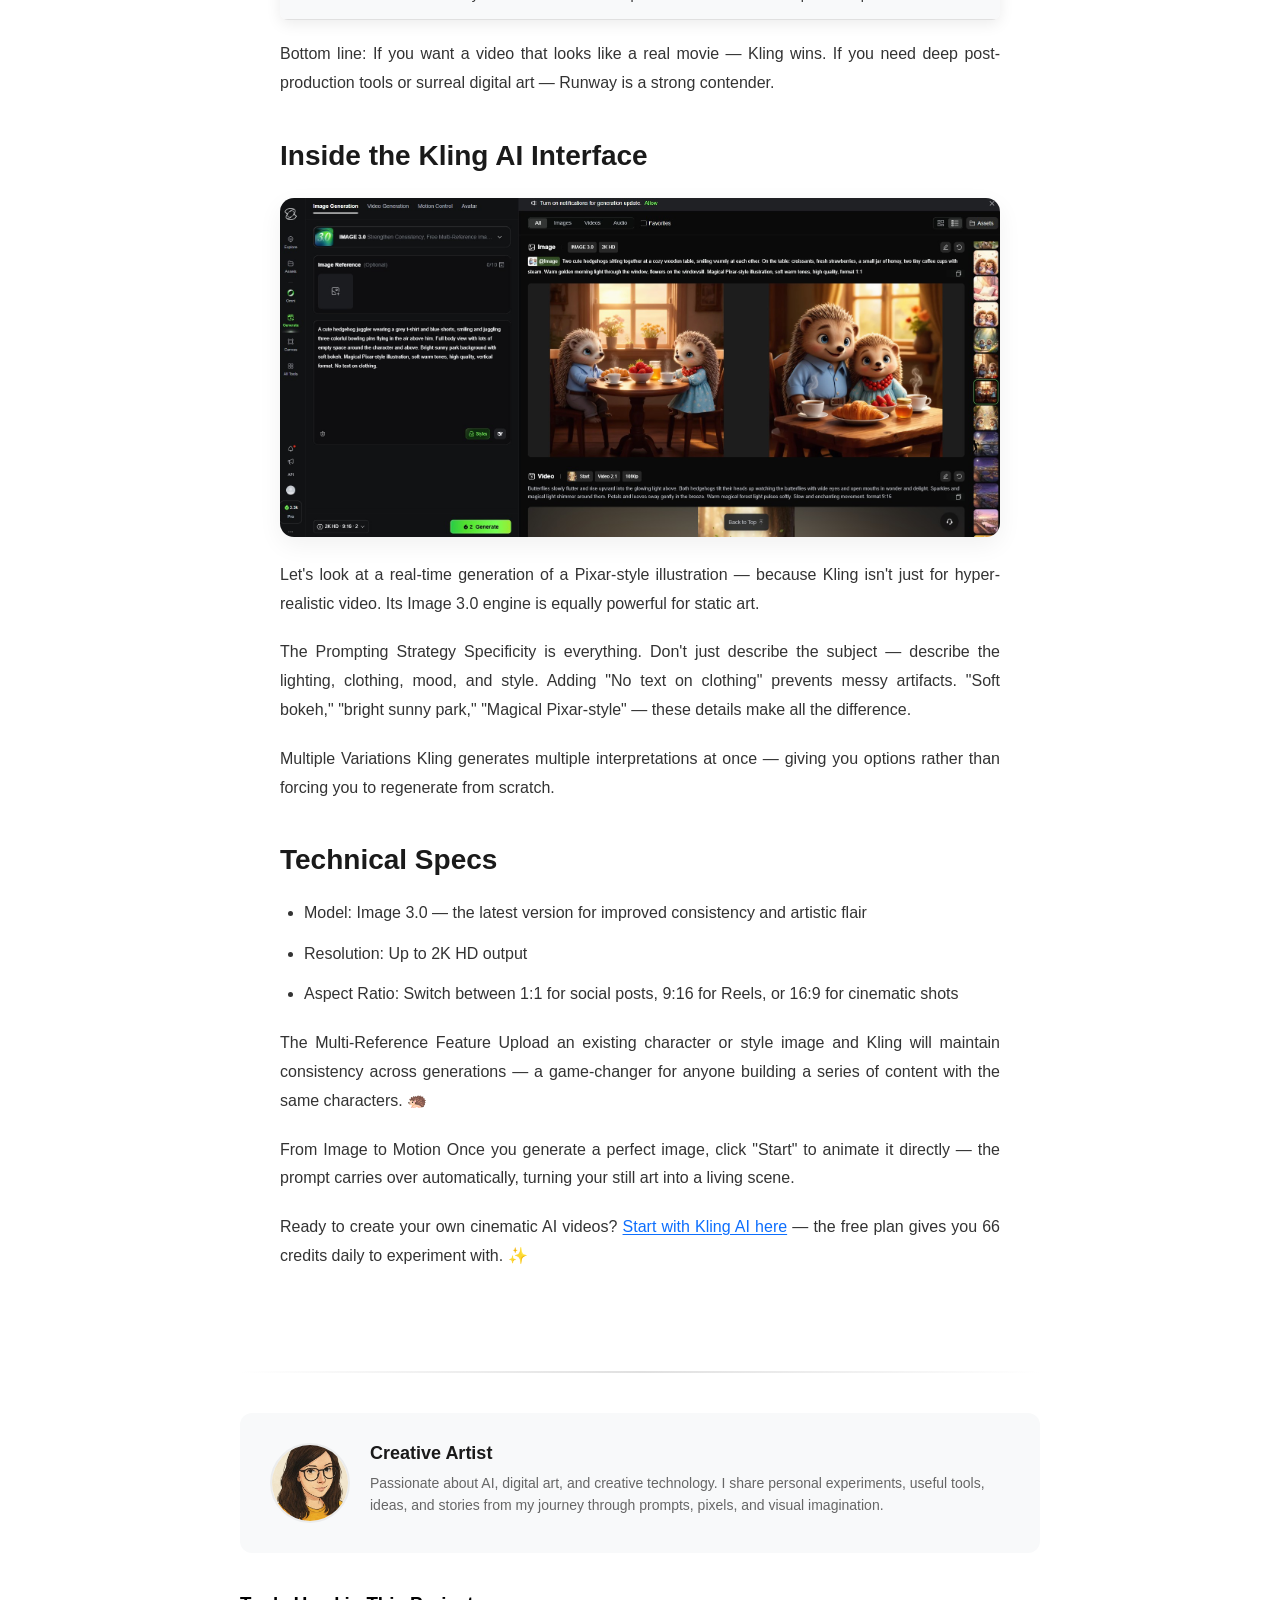
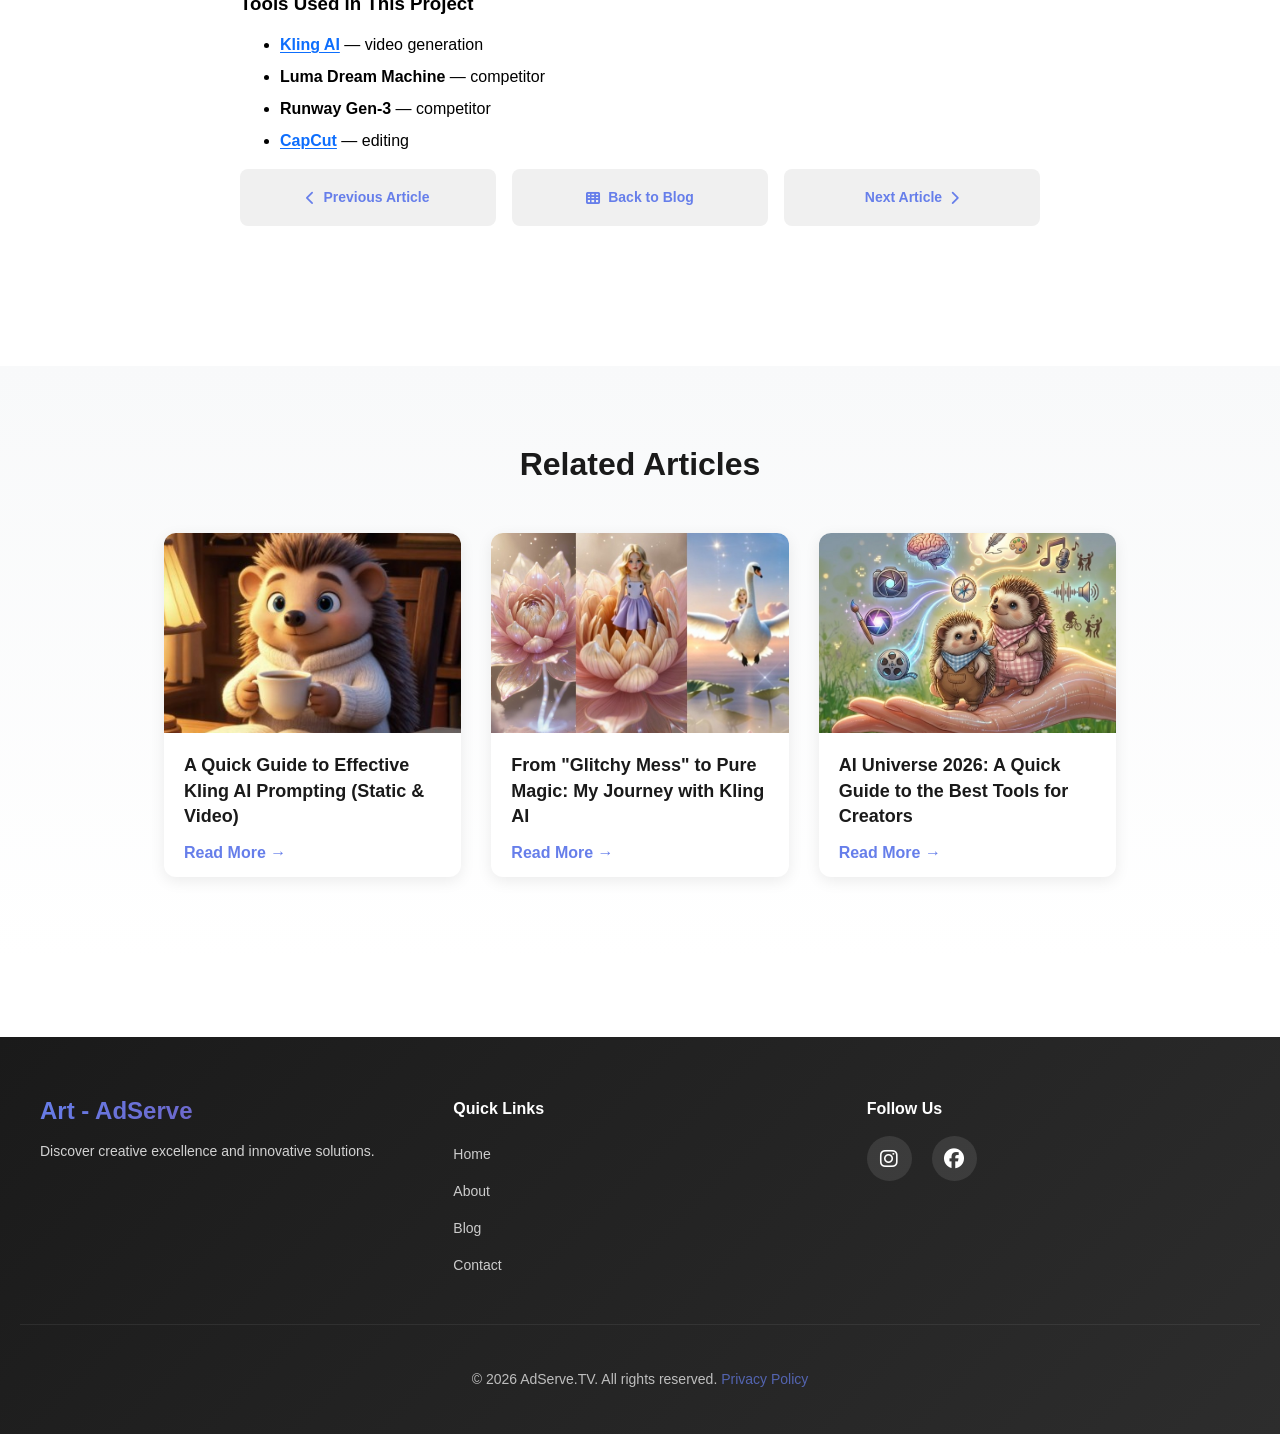
<file: kling-ai.html>
﻿<!DOCTYPE html>
<html>
<head>
    <meta charset="UTF-8">
    <title>Mastering Kling AI: The New Frontier of Cinematic Video Generation - Art - AdServe</title>
    <meta name="description" content="">
    <meta name="robots" content="index,follow">
    <meta name="viewport" content="width=device-width, initial-scale=1">
    <link rel="stylesheet" href="css/styles.css">
    <link rel="stylesheet" href="css/blog-styles.css">
    <!-- Font Awesome Icons -->
    <link rel="stylesheet" href="https://cdnjs.cloudflare.com/ajax/libs/font-awesome/6.4.0/css/all.min.css">
    <!-- Google tag (gtag.js) -->
    <script async src="https://www.googletagmanager.com/gtag/js?id=G-SQFYT0TFE0"></script>
    <script>
        window.dataLayer = window.dataLayer || [];
        function gtag(){dataLayer.push(arguments);}
        gtag('js', new Date());

        gtag('config', 'G-SQFYT0TFE0');
    </script>
    <script async src="https://pagead2.googlesyndication.com/pagead/js/adsbygoogle.js?client=ca-pub-8886203596762131"
            crossorigin="anonymous"></script>
</head>
<body>
<div class="main bg-navbar">
    <div class="container">
        <div class="navbar">
            <a href="/" class="logo">Art</a>
            <button class="navbar-toggler mobile-menu-toggle" id="navbarToggle">
                <span class="icon-bar top-bar"></span>
                <span class="icon-bar middle-bar"></span>
                <span class="icon-bar bottom-bar"></span>
            </button>
            <nav class="navbar-menu" id="navbarMenu">
                <ul class="navbar-nav nav-menu">
                    <li class="nav-item"><a class="nav-link" href="/">Home</a></li>
                    <li class="nav-item"><a class="nav-link" href="/#blog">Blog</a></li>
                    <li class="nav-item"><a class="nav-link" href="about.html">About</a></li>
                    <li class="nav-item"><a class="nav-link" href="https://docs.google.com/forms/d/e/1FAIpQLSdca3EG_1yz9-4LVVcBZksqA2YZ8BaPkLkVDy7zw6zf9t6VEg/viewform" target="_blank" rel="noopener">Contact</a></li>
                </ul>
            </nav>
        </div>
    </div>
</div>

<!-- Article Content -->
<article class="article-container" data-article-slug="mastering-kling-ai">
    <div class="article-wrapper">
        <!-- Back to Blog Button -->
        <a href="/#blog" class="back-to-blog-link">
            <i class="fas fa-arrow-left"></i> Back to Blog
        </a>

        <!-- Article Meta Information -->
        <div class="article-meta">
            <h1 class="article-title">Mastering Kling AI: The New Frontier of Cinematic Video Generation</h1>
            <div class="ad-container">
                <div id="ad-slot-1"></div>
            </div>
            <div class="article-info">
                <span class="article-date">
                    <i class="far fa-calendar"></i> March 19, 2026
                </span>
                <span class="article-author">
                    <i class="far fa-user"></i> By Creative Artist
                </span>
                <span class="article-reading-time">
                    <i class="far fa-clock"></i> 7 min read
                </span>
            </div>
            <div class="article-divider"></div>
        </div>

  <img src="images/kling-generate-images.jpg"
     alt="Kling AI image generation example"
     class="article-image">
<p class="image-caption">Real example: generating a cinematic night scene using Kling Image 3.0 </p>


        <!-- Article Body -->
        <div class="article-body">
            <p class="article-intro">
                From a Chinese-exclusive powerhouse to a global leader — Kling AI is rewriting the rules of AI video generation.
            </p>
            <p>
                If you've been following the rapid evolution of generative AI, you know that the "uncanny valley" of AI video is shrinking fast. Having spent significant time stress-testing various models, I can confidently say that Kling AI is currently the benchmark for physics-based realism and temporal consistency.
            </p>
            <p>
                Originally developed by Kuaishou's tech team, Kling has grown from a regional tool into a global leader — offering capabilities that challenge even Hollywood-grade VFX pipelines.
            </p>

            <h2>What Makes Kling AI Different?</h2>
            <p>
                Unlike many models that struggle with fluid movement — where objects melt or characters teleport — Kling utilizes a Diffusion Transformer architecture that understands complex physical interactions in 3D space.
            </p>

            <h3>1. High-Fidelity Physics Engine</h3>
            <p>
                Kling excels at simulating the "weight" of objects. If a character pours water into a glass, the water splashes and reflects light realistically. If someone takes a bite of food, it deforms naturally — a task that previously broke almost every AI video model.
            </p>

            <h3>2. Temporal Consistency & Length</h3>
            <p>
                While most competitors cap out at 5–10 seconds per generation, Kling offers:
            </p>
            <ul>
                <li>Extension Mode — extend clips up to 2 minutes while maintaining consistent characters and environments</li>
                <li>30 FPS output — smooth, professional-grade frame rates that don't require heavy interpolation</li>
            </ul>

            <h3>3. Advanced Multi-Modal Controls</h3>
            <ul>
                <li>Camera Mastery — precise control over horizontal/vertical movement, zoom, and pan</li>
                <li>Motion Brush 2.0 — paint the specific area of a still image you want to animate and define the trajectory of movement</li>
                <li>Negative Prompting — exclude "morphing," "extra limbs," or "blurry backgrounds" — much more responsive here than in Luma or Pika</li>
            </ul>

            <h2>Subscription & Credit System</h2>
            <p>
                Kling operates on a credit-based tier system. Credits are used per generation, with Professional Mode consuming more than Standard Mode.
            </p>

            <table class="pricing-table">
                <thead>
                    <tr>
                        <th>Tier</th>
                        <th>Monthly Price</th>
                        <th>Credits</th>
                        <th>Key Benefits</th>
                    </tr>
                </thead>
                <tbody>
                    <tr>
                        <td>Free</td>
                        <td>$0</td>
                        <td>66/day</td>
                        <td>Standard quality, watermarked</td>
                    </tr>
                    <tr>
                        <td>Standard</td>
                        <td>~$10</td>
                        <td>660</td>
                        <td>No watermark, HD 1080p, Commercial rights</td>
                    </tr>
                    <tr>
                        <td>Pro</td>
                        <td>~$37</td>
                        <td>3,000</td>
                        <td>High-priority queue, Professional Mode</td>
                    </tr>
                    <tr>
                        <td>Premier</td>
                        <td>~$92</td>
                        <td>8,000</td>
                        <td>4K Upscaling, early Beta features</td>
                    </tr>
                </tbody>
            </table>

            <p>👉 <a href="https://shorturl.at/i5CCm" target="_blank" rel="noopener">Try Kling AI here</a> — free plan available, no credit card required.</p>

            <h3>How to get started:</h3>
            <ul>
                <li>Sign up at klingai.com using your Google or Apple ID</li>
                <li><a href="https://shorturl.at/i5CCm" target="_blank" rel="noopener">👉 Get started with Kling AI here</a></li>
                <li>Most major credit cards and digital wallets are accepted globally</li>
                <li>Running low mid-month? Purchase Top-up packs without upgrading your entire tier</li>
            </ul>

            <h2>Step-by-Step: Your First Generation</h2>
            <div class="ad-container">
                <div id="ad-slot-2"></div>
            </div>
            <ul>
                <li>Choose Mode — select "AI Video" from the dashboard</li>
                <li>Select Input — Text-to-Video or Image-to-Video</li>
                <li>Configure Settings — set Creativity vs. Relevance (50/50 balance recommended). Enable Professional Mode for better lighting and texture</li>
                <li>Add Camera Movement — try "Slow Zoom In" for a cinematic feel</li>
                <li>Generate — wait 2–5 minutes depending on server load</li>
            </ul>

            <h2>Kling AI vs. The Competition</h2>
            <table class="comparison-table">
                <thead>
                    <tr>
                        <th>Feature</th>
                        <th>Kling AI</th>
                        <th>Runway Gen-3</th>
                        <th>Luma Dream Machine</th>
                    </tr>
                </thead>
                <tbody>
                    <tr>
                        <td>Realism</td>
                        <td>⭐ Elite</td>
                        <td>⭐ High</td>
                        <td>⭐ Good</td>
                    </tr>
                    <tr>
                        <td>Control</td>
                        <td>Great</td>
                        <td>Superior</td>
                        <td>Moderate</td>
                    </tr>
                    <tr>
                        <td>Video Length</td>
                        <td>Up to 2 min</td>
                        <td>10–20 sec</td>
                        <td>Up to 10 sec</td>
                    </tr>
                    <tr>
                        <td>Ease of Use</td>
                        <td>Very intuitive</td>
                        <td>Steeper curve</td>
                        <td>Simplest setup</td>
                    </tr>
                </tbody>
            </table>

            <p>
                Bottom line: If you want a video that looks like a real movie — Kling wins. If you need deep post-production tools or surreal digital art — Runway is a strong contender.
            </p>

            <h2>Inside the Kling AI Interface</h2>
                <img src="images/Kling ai 1.jpg" alt="Kling AI dashboard" class="article-image">
            <p>
                Let's look at a real-time generation of a Pixar-style illustration — because Kling isn't just for hyper-realistic video. Its Image 3.0 engine is equally powerful for static art.
            </p>
            <p>
                The Prompting Strategy Specificity is everything. Don't just describe the subject — describe the lighting, clothing, mood, and style. Adding "No text on clothing" prevents messy artifacts. "Soft bokeh," "bright sunny park," "Magical Pixar-style" — these details make all the difference.
            </p>
            <p>
                Multiple Variations Kling generates multiple interpretations at once — giving you options rather than forcing you to regenerate from scratch.
            </p>

            <h2>Technical Specs</h2>
            <ul>
                <li>Model: Image 3.0 — the latest version for improved consistency and artistic flair</li>
                <li>Resolution: Up to 2K HD output</li>
                <li>Aspect Ratio: Switch between 1:1 for social posts, 9:16 for Reels, or 16:9 for cinematic shots</li>
            </ul>
            <p>
                The Multi-Reference Feature Upload an existing character or style image and Kling will maintain consistency across generations — a game-changer for anyone building a series of content with the same characters. 🦔
            </p>
            <p>
                From Image to Motion Once you generate a perfect image, click "Start" to animate it directly — the prompt carries over automatically, turning your still art into a living scene.
            </p>
            <p>Ready to create your own cinematic AI videos? <a href="https://shorturl.at/i5CCm" target="_blank" rel="noopener">Start with Kling AI here</a> — the free plan gives you 66 credits daily to experiment with. ✨</p>
        </div>

        <!-- Article Footer -->
        <div class="article-footer">
            <div class="article-footer-divider"></div>
            <div class="article-author-box">
                <img src="images/7.jpg" alt="Author Avatar" class="author-avatar">
                <div class="author-details">
                    <h3 class="author-name">Creative Artist</h3>
                    <p class="author-bio">Passionate about AI, digital art, and creative technology. I share personal experiments, useful tools, ideas, and stories from my journey through prompts, pixels, and visual imagination.</p>
                </div>
            </div>

            <!-- Tools Used -->
            <div class="article-tools">
                <h3>Tools Used in This Project</h3>
                <ul>
                        <li><strong><a href="https://shorturl.at/i5CCm" target="_blank" rel="noopener">Kling AI</a></strong> — video generation</li>
                    <li><strong>Luma Dream Machine</strong> — competitor</li>
                    <li><strong>Runway Gen-3</strong> — competitor</li>
                        <li><strong><a href="https://shorturl.at/SK5qu" target="_blank" rel="noopener">CapCut</a></strong> — editing</li>
                </ul>
            </div>

            <!-- Article Navigation -->
            <div class="article-nav">
                <a href="/#blog" class="article-nav-button prev-article" aria-label="Browse previous articles">
                    <i class="fas fa-chevron-left"></i>
                    <span>Previous Article</span>
                </a>
                <a href="/#blog" class="article-nav-button back-blog">
                    <i class="fas fa-th"></i>
                    <span>Back to Blog</span>
                </a>
                <a href="/#blog" class="article-nav-button next-article" aria-label="Browse next articles">
                    <span>Next Article</span>
                    <i class="fas fa-chevron-right"></i>
                </a>
            </div>
        </div>
    </div>
</article>

<div class="ad-container">
    <div id="ad-slot-3"></div>
</div>

<!-- Related Articles Section -->
<section class="related-articles">
    <div class="container">
        <h2 class="related-title">Related Articles</h2>
        <div class="related-grid">
            <article class="related-card">
                <div class="related-image">
                    <img src="images/hedgehog.jpg" alt="A Quick Guide to Effective Kling AI Prompting (Static &amp; Video)">
                </div>
                <h3 class="related-card-title">A Quick Guide to Effective Kling AI Prompting (Static & Video)</h3>
                <a href="kling-prompting.html" class="related-link" aria-label="Read A Quick Guide to Effective Kling AI Prompting (Static and Video)">Read More →</a>
            </article>

            <article class="related-card">
                <div class="related-image">
                    <img src="images/9.jpg" alt="From &quot;Glitchy Mess&quot; to Pure Magic: My Journey with Kling AI">
                </div>
                <h3 class="related-card-title">From "Glitchy Mess" to Pure Magic: My Journey with Kling AI</h3>
                <a href="kling-ai-journey.html" class="related-link" aria-label="Read From Glitchy Mess to Pure Magic: My Journey with Kling AI">Read More →</a>
            </article>

            <article class="related-card">
                <div class="related-image">
                    <img src="images/hedgehogs-in-hand.jpg" alt="AI Universe 2026: A Quick Guide to the Best Tools for Creators">
                </div>
                <h3 class="related-card-title">AI Universe 2026: A Quick Guide to the Best Tools for Creators</h3>
                <a href="ai-tools-guide.html" class="related-link" aria-label="Read AI Universe 2026: A Quick Guide to the Best Tools for Creators">Read More →</a>
            </article>
        </div>
    </div>
</section>

<!-- footer -->
<footer class="footer">
    <div class="footer-content">
        <div class="footer-section">
            <h3 class="footer-title">Art - AdServe</h3>
            <p class="footer-description">Discover creative excellence and innovative solutions.</p>
        </div>
        <div class="footer-section">
            <h4 class="footer-subtitle">Quick Links</h4>
            <ul class="footer-links">
                <li><a href="/">Home</a></li>
                <li><a href="about.html">About</a></li>
                <li><a href="/#blog">Blog</a></li>
                <li><a href="https://docs.google.com/forms/d/e/1FAIpQLSdca3EG_1yz9-4LVVcBZksqA2YZ8BaPkLkVDy7zw6zf9t6VEg/viewform" target="_blank" rel="noopener">Contact</a></li>
            </ul>
        </div>
        <div class="footer-section">
            <h4 class="footer-subtitle">Follow Us</h4>
            <div class="social-icons">
                <a href="https://www.instagram.com/europeanwalks/" class="social-icon" title="Instagram" target="_blank" rel="noopener">
                    <i class="fab fa-instagram"></i>
                </a>
                <a href="https://www.facebook.com/profile.php?id=61588265906757" class="social-icon" title="Facebook" target="_blank" rel="noopener">
                    <i class="fab fa-facebook"></i>
                </a>
            </div>
        </div>
    </div>
    <div class="footer-bottom">
        <p>&copy; 2026 AdServe.TV. All rights reserved. <a href="https://adserve.tv/privacy-policy/">Privacy Policy</a></p>
    </div>
</footer>

<script>
    // Mobile menu toggle
    const navbarToggle = document.getElementById('navbarToggle');
    const navbarMenu = document.getElementById('navbarMenu');
    const navMenu = document.querySelector('.nav-menu');
    const bgNavbar = document.querySelector('.bg-navbar');
    const navLinks = navbarMenu.querySelectorAll('.nav-link');

    navbarToggle.addEventListener('click', function() {
        navbarToggle.classList.toggle('active');
        navbarMenu.classList.toggle('active');
        navMenu.classList.toggle('active');
    });

    // Close menu when a link is clicked
    navLinks.forEach(link => {
        link.addEventListener('click', function() {
            navbarToggle.classList.remove('active');
            navbarMenu.classList.remove('active');
            navMenu.classList.remove('active');
        });
    });

    // Close menu when clicking outside
    document.addEventListener('click', function(event) {
        if (!event.target.closest('.navbar')) {
            navbarToggle.classList.remove('active');
            navbarMenu.classList.remove('active');
            navMenu.classList.remove('active');
        }
    });

    // Navbar scroll detection
    window.addEventListener('scroll', function() {
        const scrollPosition = window.pageYOffset;
        if (scrollPosition > 50) {
            bgNavbar.classList.add('scrolled');
        } else {
            bgNavbar.classList.remove('scrolled');
        }
    });
</script>
<script src="/js/dsp3.js?v=3"></script>
</body>
</html>
</file>
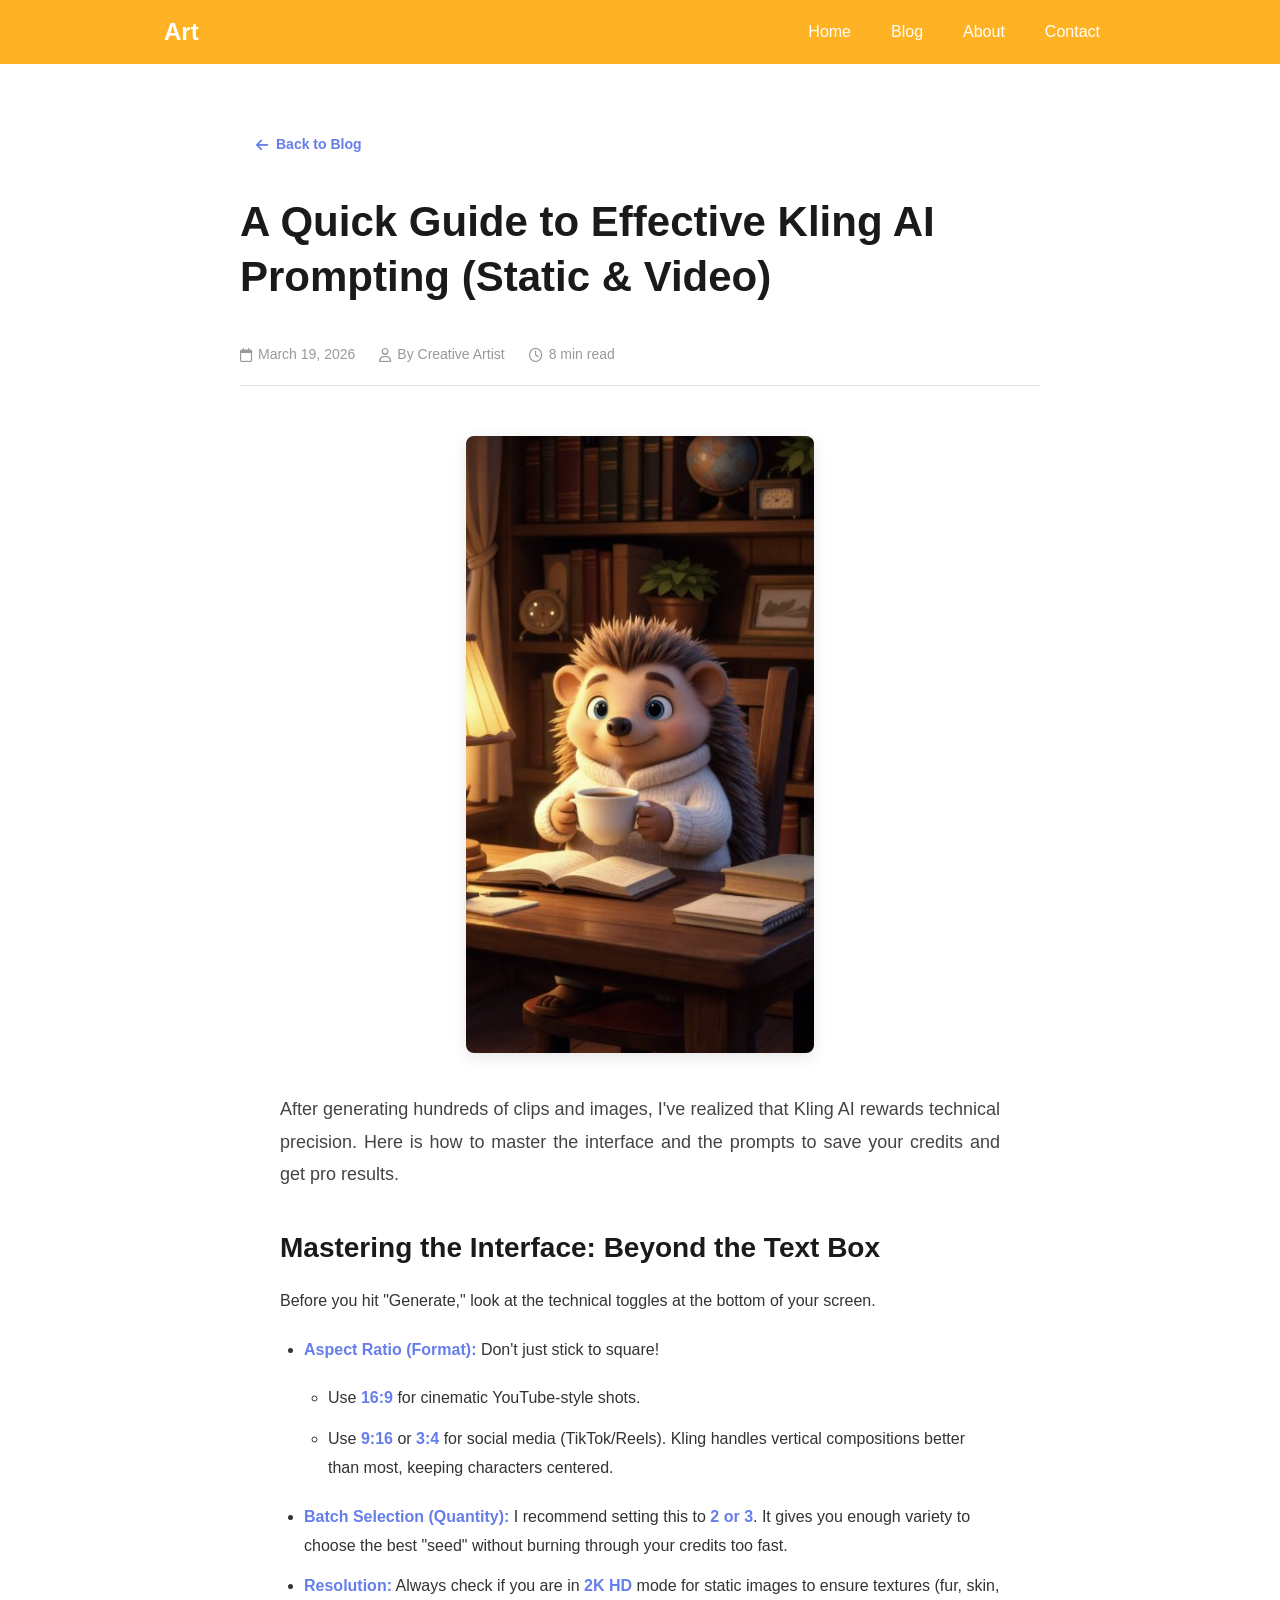
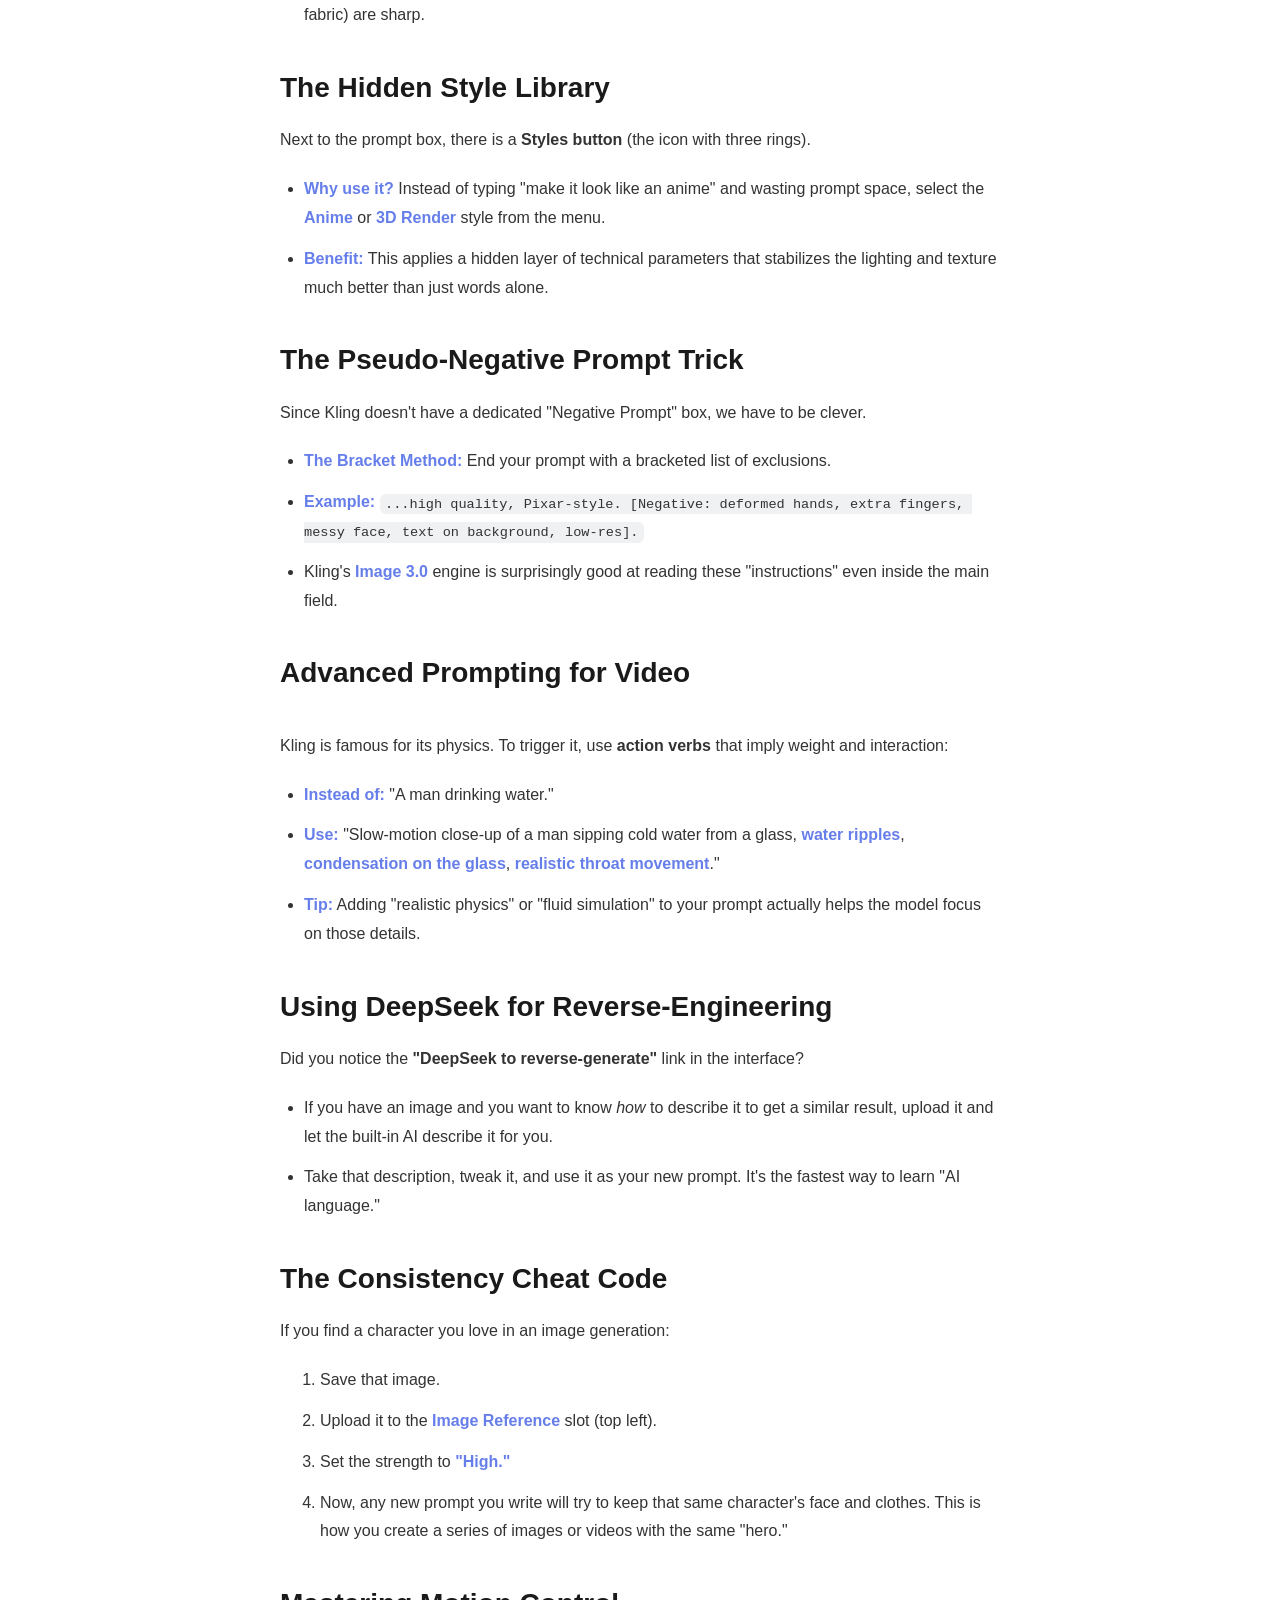
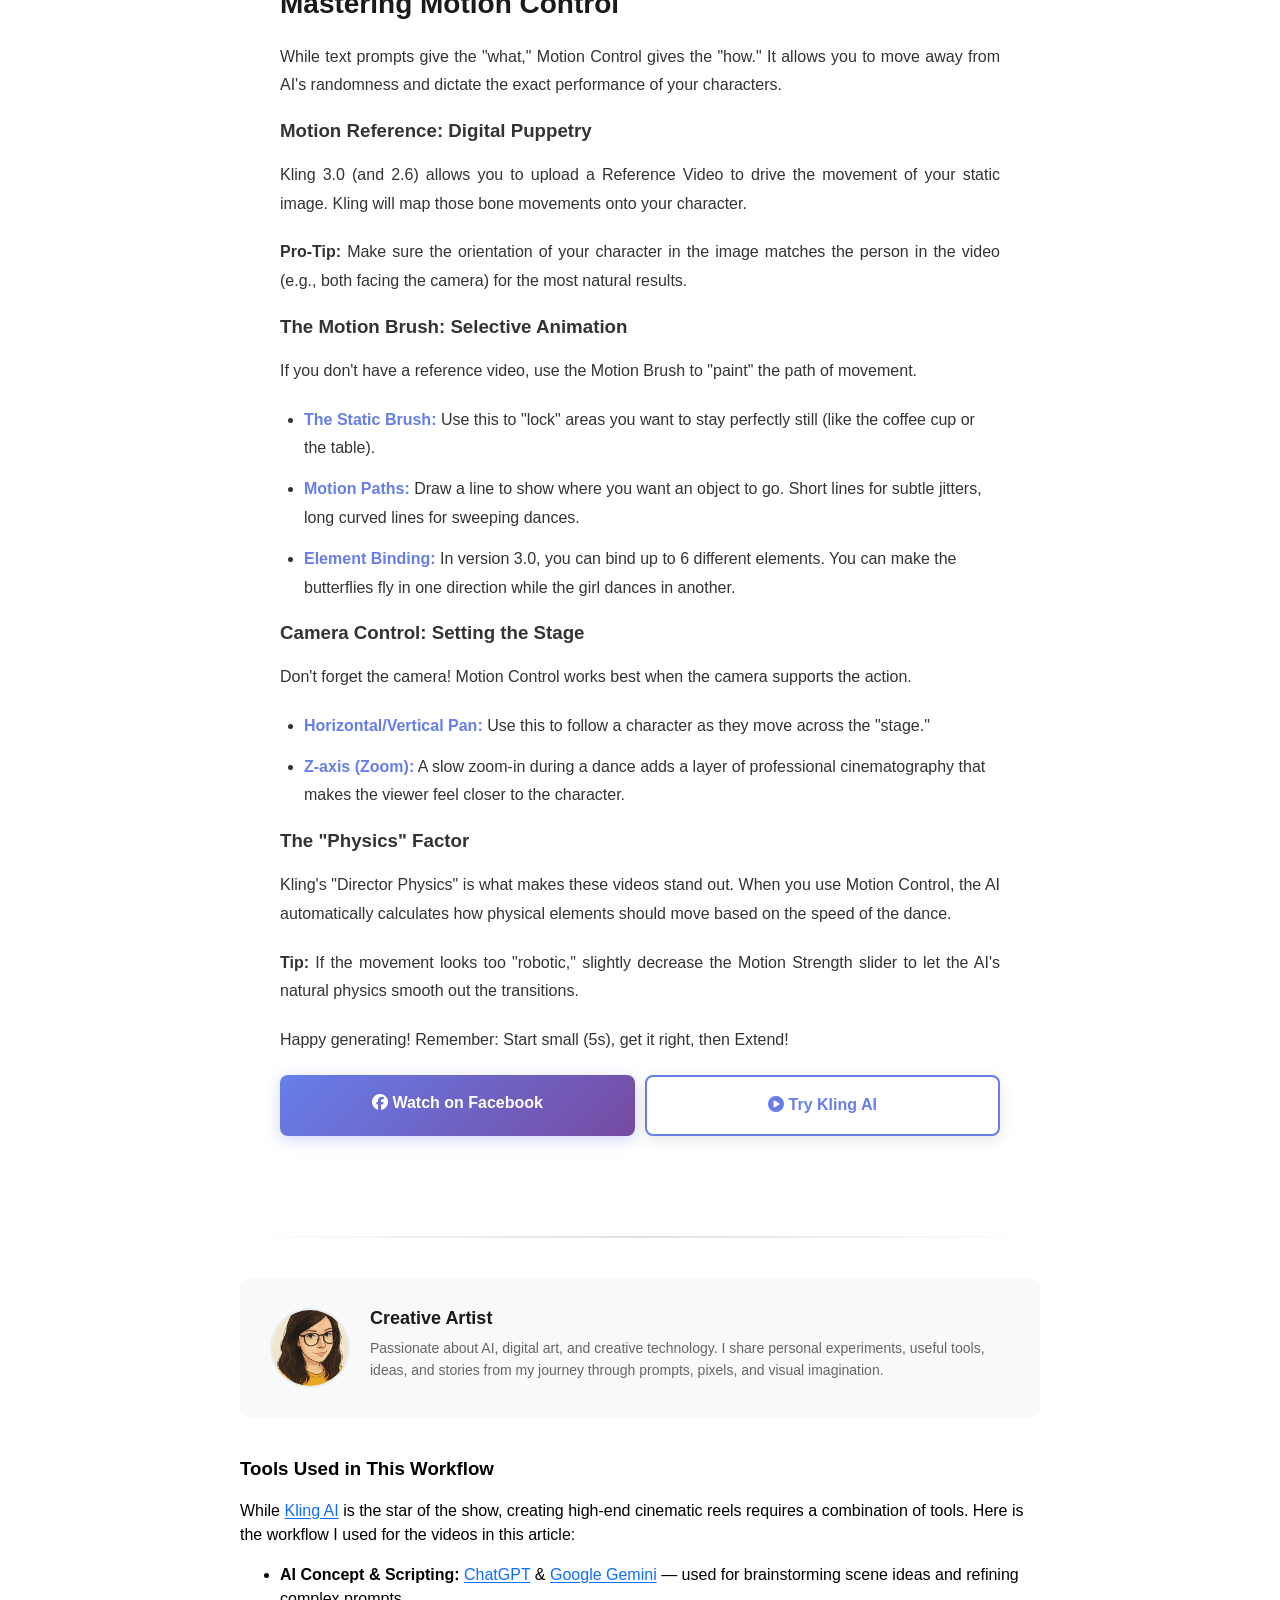
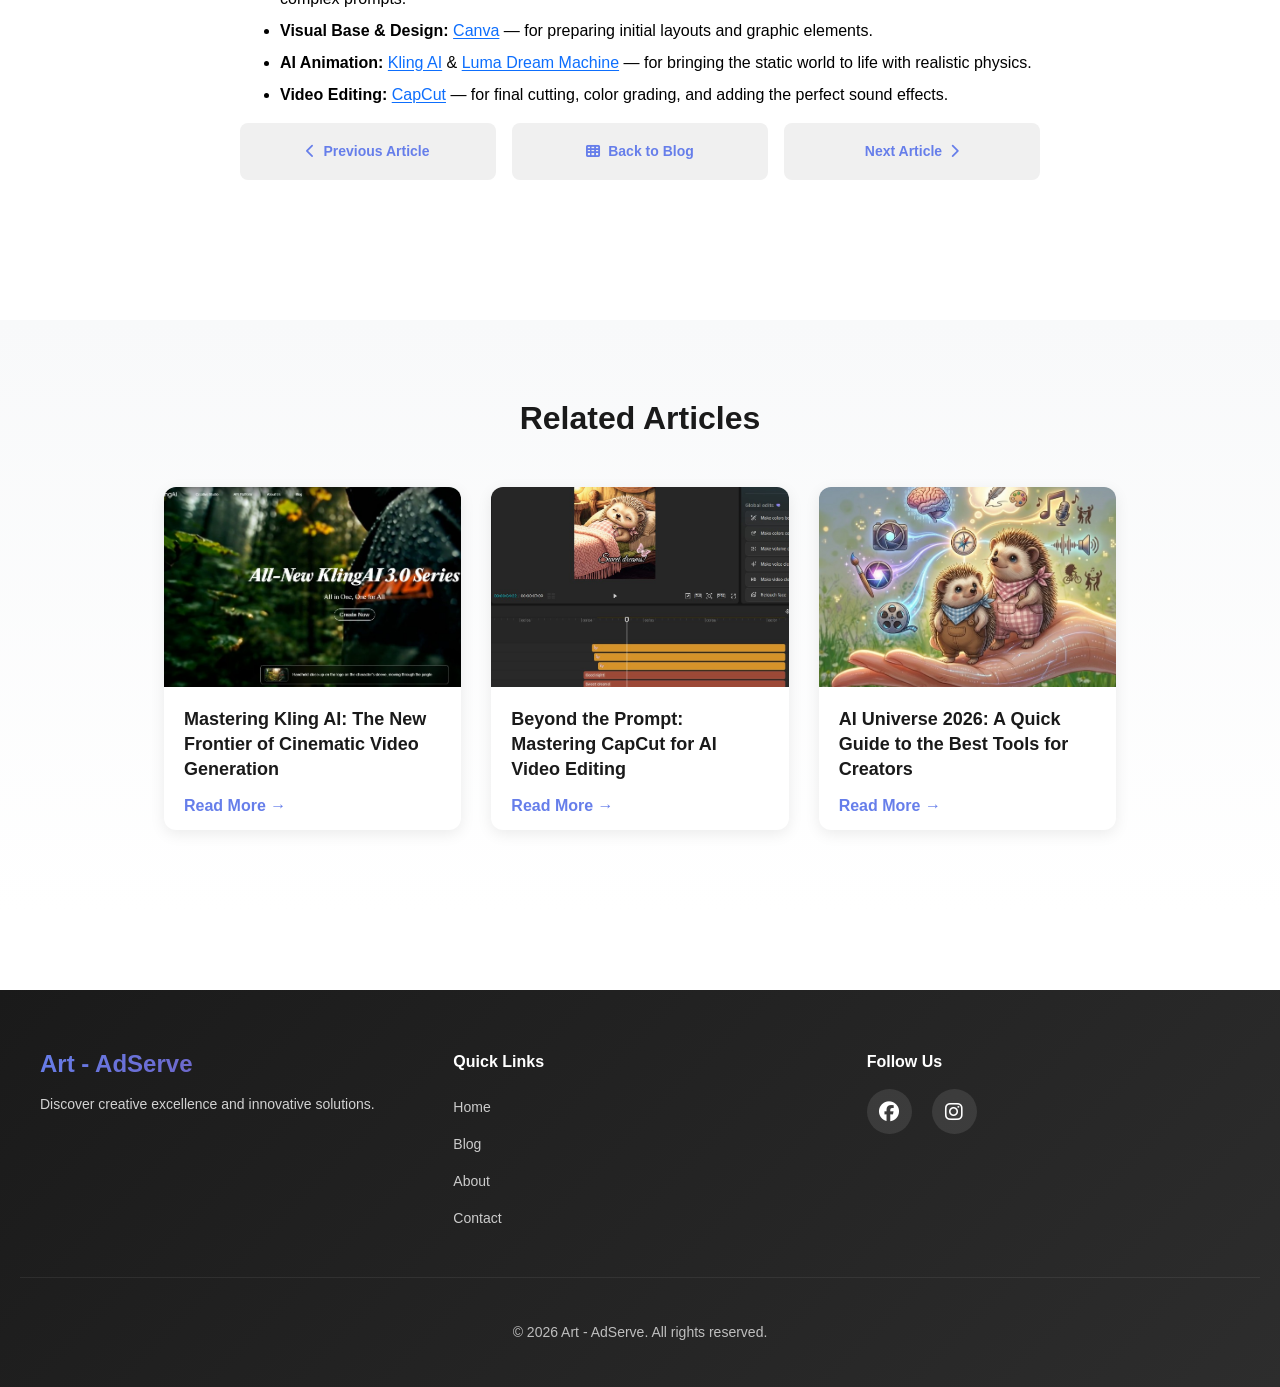
<file: kling-prompting.html>
﻿<!DOCTYPE html>
<html>
<head>
    <meta charset="UTF-8">
    <title>A Quick Guide to Effective Kling AI Prompting (Static & Video) - Art - AdServe</title>
    <meta name="description" content="">
    <meta name="robots" content="index,follow">
    <meta name="viewport" content="width=device-width, initial-scale=1">
    <link rel="stylesheet" href="css/styles.css">
    <link rel="stylesheet" href="css/blog-styles.css">
    <!-- Font Awesome Icons -->
    <link rel="stylesheet" href="https://cdnjs.cloudflare.com/ajax/libs/font-awesome/6.4.0/css/all.min.css">
    <!-- Google tag (gtag.js) -->
    <script async src="https://www.googletagmanager.com/gtag/js?id=G-SQFYT0TFE0"></script>
    <script>
        window.dataLayer = window.dataLayer || [];
        function gtag(){dataLayer.push(arguments);}
        gtag('js', new Date());

        gtag('config', 'G-SQFYT0TFE0');
    </script>
    <script async src="https://pagead2.googlesyndication.com/pagead/js/adsbygoogle.js?client=ca-pub-8886203596762131"
            crossorigin="anonymous"></script>
</head>
<body>
<div class="main bg-navbar">
    <div class="container">
        <div class="navbar">
            <a href="/" class="logo">Art</a>
            <button class="navbar-toggler mobile-menu-toggle" id="navbarToggle">
                <span class="icon-bar top-bar"></span>
                <span class="icon-bar middle-bar"></span>
                <span class="icon-bar bottom-bar"></span>
            </button>
            <nav class="navbar-menu" id="navbarMenu">
                <ul class="navbar-nav nav-menu">
                    <li class="nav-item"><a class="nav-link" href="/">Home</a></li>
                    <li class="nav-item"><a class="nav-link" href="/#blog">Blog</a></li>
                    <li class="nav-item"><a class="nav-link" href="about.html">About</a></li>
                    <li class="nav-item"><a class="nav-link" href="https://docs.google.com/forms/d/e/1FAIpQLSdca3EG_1yz9-4LVVcBZksqA2YZ8BaPkLkVDy7zw6zf9t6VEg/viewform" target="_blank" rel="noopener">Contact</a></li>
                </ul>
            </nav>
        </div>
    </div>
</div>

<!-- Article Content -->
<article class="article-container" data-article-slug="kling-prompting">
    <div class="article-wrapper">
        <!-- Back to Blog Button -->
        <a href="/#blog" class="back-to-blog-link">
            <i class="fas fa-arrow-left"></i> Back to Blog
        </a>

        <!-- Article Meta Information -->
        <div class="article-meta">
            <h1 class="article-title">A Quick Guide to Effective Kling AI Prompting (Static & Video)</h1>
            <div class="ad-container">
                <div id="ad-slot-1"></div>
            </div>
            <div class="article-info">
                <span class="article-date">
                    <i class="far fa-calendar"></i> March 19, 2026
                </span>
                <span class="article-author">
                    <i class="far fa-user"></i> By Creative Artist
                </span>
                <span class="article-reading-time">
                    <i class="far fa-clock"></i> 8 min read
                </span>
            </div>
            <div class="article-divider"></div>
        </div>

        <div class="article-featured-image">
            <img src="images/hedgehog.jpg" alt="Kling AI Prompting Guide" class="featured-image">
        </div>

        <!-- Article Body -->
        <div class="article-body">
            <p class="article-intro">
                After generating hundreds of clips and images, I've realized that Kling AI rewards technical precision. Here is how to master the interface and the prompts to save your credits and get pro results.
            </p>

            <h2>Mastering the Interface: Beyond the Text Box</h2>
            <p>
                Before you hit "Generate," look at the technical toggles at the bottom of your screen.
            </p>
            <ul>
                <li><strong>Aspect Ratio (Format):</strong> Don't just stick to square!
                    <ul>
                        <li>Use <strong>16:9</strong> for cinematic YouTube-style shots.</li>
                        <li>Use <strong>9:16</strong> or <strong>3:4</strong> for social media (TikTok/Reels). Kling handles vertical compositions better than most, keeping characters centered.</li>
                    </ul>
                </li>
                <li><strong>Batch Selection (Quantity):</strong> I recommend setting this to <strong>2 or 3</strong>. It gives you enough variety to choose the best "seed" without burning through your credits too fast.</li>
                <li><strong>Resolution:</strong> Always check if you are in <strong>2K HD</strong> mode for static images to ensure textures (fur, skin, fabric) are sharp.</li>
            </ul>

            <h2>The Hidden Style Library</h2>
            <p>
                Next to the prompt box, there is a <strong>Styles button</strong> (the icon with three rings).
            </p>
            <ul>
                <li><strong>Why use it?</strong> Instead of typing "make it look like an anime" and wasting prompt space, select the <strong>Anime</strong> or <strong>3D Render</strong> style from the menu.</li>
                <li><strong>Benefit:</strong> This applies a hidden layer of technical parameters that stabilizes the lighting and texture much better than just words alone.</li>
            </ul>

            <h2>The Pseudo-Negative Prompt Trick</h2>
            <p>
                Since Kling doesn't have a dedicated "Negative Prompt" box, we have to be clever.
            </p>
            <ul>
                <li><strong>The Bracket Method:</strong> End your prompt with a bracketed list of exclusions.</li>
                <li><strong>Example:</strong> <code>...high quality, Pixar-style. [Negative: deformed hands, extra fingers, messy face, text on background, low-res].</code></li>
                <li>Kling's <strong>Image 3.0</strong> engine is surprisingly good at reading these "instructions" even inside the main field.</li>
            </ul>

            <h2>Advanced Prompting for Video</h2>
            <div class="ad-container">
                <div id="ad-slot-2"></div>
            </div>
            <p>
                Kling is famous for its physics. To trigger it, use <strong>action verbs</strong> that imply weight and interaction:
            </p>
            <ul>
                <li><strong>Instead of:</strong> "A man drinking water."</li>
                <li><strong>Use:</strong> "Slow-motion close-up of a man sipping cold water from a glass, <strong>water ripples</strong>, <strong>condensation on the glass</strong>, <strong>realistic throat movement</strong>."</li>
                <li><strong>Tip:</strong> Adding "realistic physics" or "fluid simulation" to your prompt actually helps the model focus on those details.</li>
            </ul>

            <h2>Using DeepSeek for Reverse-Engineering</h2>
            <p>
                Did you notice the <strong>"DeepSeek to reverse-generate"</strong> link in the interface?
            </p>
            <ul>
                <li>If you have an image and you want to know <em>how</em> to describe it to get a similar result, upload it and let the built-in AI describe it for you.</li>
                <li>Take that description, tweak it, and use it as your new prompt. It's the fastest way to learn "AI language."</li>
            </ul>

            <h2>The Consistency Cheat Code</h2>
            <p>
                If you find a character you love in an image generation:
            </p>
            <ol>
                <li>Save that image.</li>
                <li>Upload it to the <strong>Image Reference</strong> slot (top left).</li>
                <li>Set the strength to <strong>"High."</strong></li>
                <li>Now, any new prompt you write will try to keep that same character's face and clothes. This is how you create a series of images or videos with the same "hero."</li>
            </ol>

            <h2>Mastering Motion Control</h2>
            <p>
                While text prompts give the "what," Motion Control gives the "how." It allows you to move away from AI's randomness and dictate the exact performance of your characters.
            </p>

            <h3>Motion Reference: Digital Puppetry</h3>
            <p>
                Kling 3.0 (and 2.6) allows you to upload a Reference Video to drive the movement of your static image. Kling will map those bone movements onto your character.
            </p>
            <p>
                <strong>Pro-Tip:</strong> Make sure the orientation of your character in the image matches the person in the video (e.g., both facing the camera) for the most natural results.
            </p>

            <h3>The Motion Brush: Selective Animation</h3>
            <p>
                If you don't have a reference video, use the Motion Brush to "paint" the path of movement.
            </p>
            <ul>
                <li><strong>The Static Brush:</strong> Use this to "lock" areas you want to stay perfectly still (like the coffee cup or the table).</li>
                <li><strong>Motion Paths:</strong> Draw a line to show where you want an object to go. Short lines for subtle jitters, long curved lines for sweeping dances.</li>
                <li><strong>Element Binding:</strong> In version 3.0, you can bind up to 6 different elements. You can make the butterflies fly in one direction while the girl dances in another.</li>
            </ul>

            <h3>Camera Control: Setting the Stage</h3>
            <p>
                Don't forget the camera! Motion Control works best when the camera supports the action.
            </p>
            <ul>
                <li><strong>Horizontal/Vertical Pan:</strong> Use this to follow a character as they move across the "stage."</li>
                <li><strong>Z-axis (Zoom):</strong> A slow zoom-in during a dance adds a layer of professional cinematography that makes the viewer feel closer to the character.</li>
            </ul>

            <h3>The "Physics" Factor</h3>
            <p>
                Kling's "Director Physics" is what makes these videos stand out. When you use Motion Control, the AI automatically calculates how physical elements should move based on the speed of the dance.
            </p>
            <p>
                <strong>Tip:</strong> If the movement looks too "robotic," slightly decrease the Motion Strength slider to let the AI's natural physics smooth out the transitions.
            </p>

            <p>
                Happy generating! Remember: Start small (5s), get it right, then Extend!
            </p>

            <div class="article-cta-buttons">
                <a href="https://www.facebook.com/reel/1982477759343377" target="_blank" rel="noopener" class="cta-button-primary">
                    <i class="fab fa-facebook"></i> Watch on Facebook
                </a>
                <a href="https://shorturl.at/i5CCm" target="_blank" rel="noopener" class="cta-button-secondary">
                    <i class="fas fa-play-circle"></i> Try Kling AI
                </a>
            </div>
        </div>

        <!-- Article Footer -->
        <div class="article-footer">
            <div class="article-footer-divider"></div>
            <div class="article-author-box">
                <img src="images/7.jpg" alt="Author Avatar" class="author-avatar">
                <div class="author-details">
                    <h3 class="author-name">Creative Artist</h3>
                    <p class="author-bio">Passionate about AI, digital art, and creative technology. I share personal experiments, useful tools, ideas, and stories from my journey through prompts, pixels, and visual imagination.</p>
                </div>
            </div>

            <!-- Tools Used -->
                        <div class="tools-section">
                            <h3>Tools Used in This Workflow</h3>
                            <p>While <a href="https://shorturl.at/i5CCm" target="_blank" rel="noopener">Kling AI</a> is the star of the show, creating high-end cinematic reels requires a combination of tools. Here is the workflow I used for the videos in this article:</p>
                            <ul>
                                <li><strong>AI Concept &amp; Scripting:</strong> <a href="https://chatgpt.com" target="_blank" rel="noopener">ChatGPT</a> &amp; <a href="https://gemini.google.com" target="_blank" rel="noopener">Google Gemini</a> — used for brainstorming scene ideas and refining complex prompts.</li>
                                <li><strong>Visual Base &amp; Design:</strong> <a href="https://www.canva.com" target="_blank" rel="noopener">Canva</a> — for preparing initial layouts and graphic elements.</li>
                                <li><strong>AI Animation:</strong> <a href="https://shorturl.at/i5CCm" target="_blank" rel="noopener">Kling AI</a> &amp; <a href="https://dream-machine.lumalabs.ai" target="_blank" rel="noopener">Luma Dream Machine</a> — for bringing the static world to life with realistic physics.</li>
                                <li><strong>Video Editing:</strong> <a href="https://shorturl.at/SK5qu" target="_blank" rel="noopener">CapCut</a> — for final cutting, color grading, and adding the perfect sound effects.</li>
                            </ul>
            </div>

            <!-- Article Navigation -->
            <div class="article-nav">
                <a href="/#blog" class="article-nav-button prev-article" aria-label="Browse previous articles">
                    <i class="fas fa-chevron-left"></i>
                    <span>Previous Article</span>
                </a>
                <a href="/#blog" class="article-nav-button back-blog">
                    <i class="fas fa-th"></i>
                    <span>Back to Blog</span>
                </a>
                <a href="/#blog" class="article-nav-button next-article" aria-label="Browse next articles">
                    <span>Next Article</span>
                    <i class="fas fa-chevron-right"></i>
                </a>
            </div>
        </div>
    </div>
</article>

<div class="ad-container">
    <div id="ad-slot-3"></div>
</div>

<!-- Related Articles Section -->
<section class="related-articles">
    <div class="container">
        <h2 class="related-title">Related Articles</h2>
        <div class="related-grid">
            <article class="related-card">
                <div class="related-image">
                    <img src="images/kling.jpg" alt="Mastering Kling AI: The New Frontier of Cinematic Video Generation">
                </div>
                <h3 class="related-card-title">Mastering Kling AI: The New Frontier of Cinematic Video Generation</h3>
                <a href="kling-ai.html" class="related-link" aria-label="Read Mastering Kling AI: The New Frontier of Cinematic Video Generation">Read More →</a>
            </article>

            <article class="related-card">
                <div class="related-image">
                    <img src="images/capcut-effects.jpg" alt="Related Article">
                </div>
                <h3 class="related-card-title">Beyond the Prompt: Mastering CapCut for AI Video Editing</h3>
                <a href="capcut-editing.html" class="related-link" aria-label="Read Beyond the Prompt: Mastering CapCut for AI Video Editing">Read More →</a>
            </article>

            <article class="related-card">
                <div class="related-image">
                    <img src="images/hedgehogs-in-hand.jpg" alt="Related Article">
                </div>
                <h3 class="related-card-title">AI Universe 2026: A Quick Guide to the Best Tools for Creators</h3>
                <a href="ai-tools-guide.html" class="related-link" aria-label="Read AI Universe 2026: A Quick Guide to the Best Tools for Creators">Read More →</a>
            </article>
        </div>
    </div>
</section>

<!-- footer -->
<footer class="footer">
    <div class="footer-content">
        <div class="footer-section">
            <h3 class="footer-title">Art - AdServe</h3>
            <p class="footer-description">Discover creative excellence and innovative solutions.</p>
        </div>

        <div class="footer-section">
            <h4 class="footer-subtitle">Quick Links</h4>
            <ul class="footer-links">
                <li><a href="/">Home</a></li>
                <li><a href="/#blog">Blog</a></li>
                <li><a href="about.html">About</a></li>
                <li><a href="https://docs.google.com/forms/d/e/1FAIpQLSdca3EG_1yz9-4LVVcBZksqA2YZ8BaPkLkVDy7zw6zf9t6VEg/viewform" target="_blank" rel="noopener">Contact</a></li>
            </ul>
        </div>

        <div class="footer-section">
            <h4 class="footer-subtitle">Follow Us</h4>
            <div class="social-icons">

                <a href="https://www.facebook.com/profile.php?id=61588265906757" class="social-icon" target="_blank" rel="noopener" aria-label="Visit our Facebook profile"><i class="fab fa-facebook"></i></a>
                <a href="https://www.instagram.com/europeanwalks/" class="social-icon" target="_blank" rel="noopener" aria-label="Visit our Instagram profile"><i class="fab fa-instagram"></i></a>

            </div>
        </div>
    </div>

    <div class="footer-bottom">
        <p>&copy; 2026 Art - AdServe. All rights reserved.</p>
    </div>
</footer>

<script>
    const toggleButton = document.querySelector('.mobile-menu-toggle');
    const navMenu = document.querySelector('.nav-menu');
    const navbarMenu = document.getElementById('navbarMenu');

    toggleButton.addEventListener('click', () => {
        toggleButton.classList.toggle('active');
        navbarMenu.classList.toggle('active');
        navMenu.classList.toggle('active');
    });

    navMenu.querySelectorAll('.nav-link').forEach(link => {
        link.addEventListener('click', () => {
            toggleButton.classList.remove('active');
            navbarMenu.classList.remove('active');
            navMenu.classList.remove('active');
        });
    });

    document.addEventListener('click', function(event) {
        if (!event.target.closest('.navbar')) {
            toggleButton.classList.remove('active');
            navbarMenu.classList.remove('active');
            navMenu.classList.remove('active');
        }
    });
</script>
<script src="js/dsp3.js"></script>
</body>
</html>
</file>
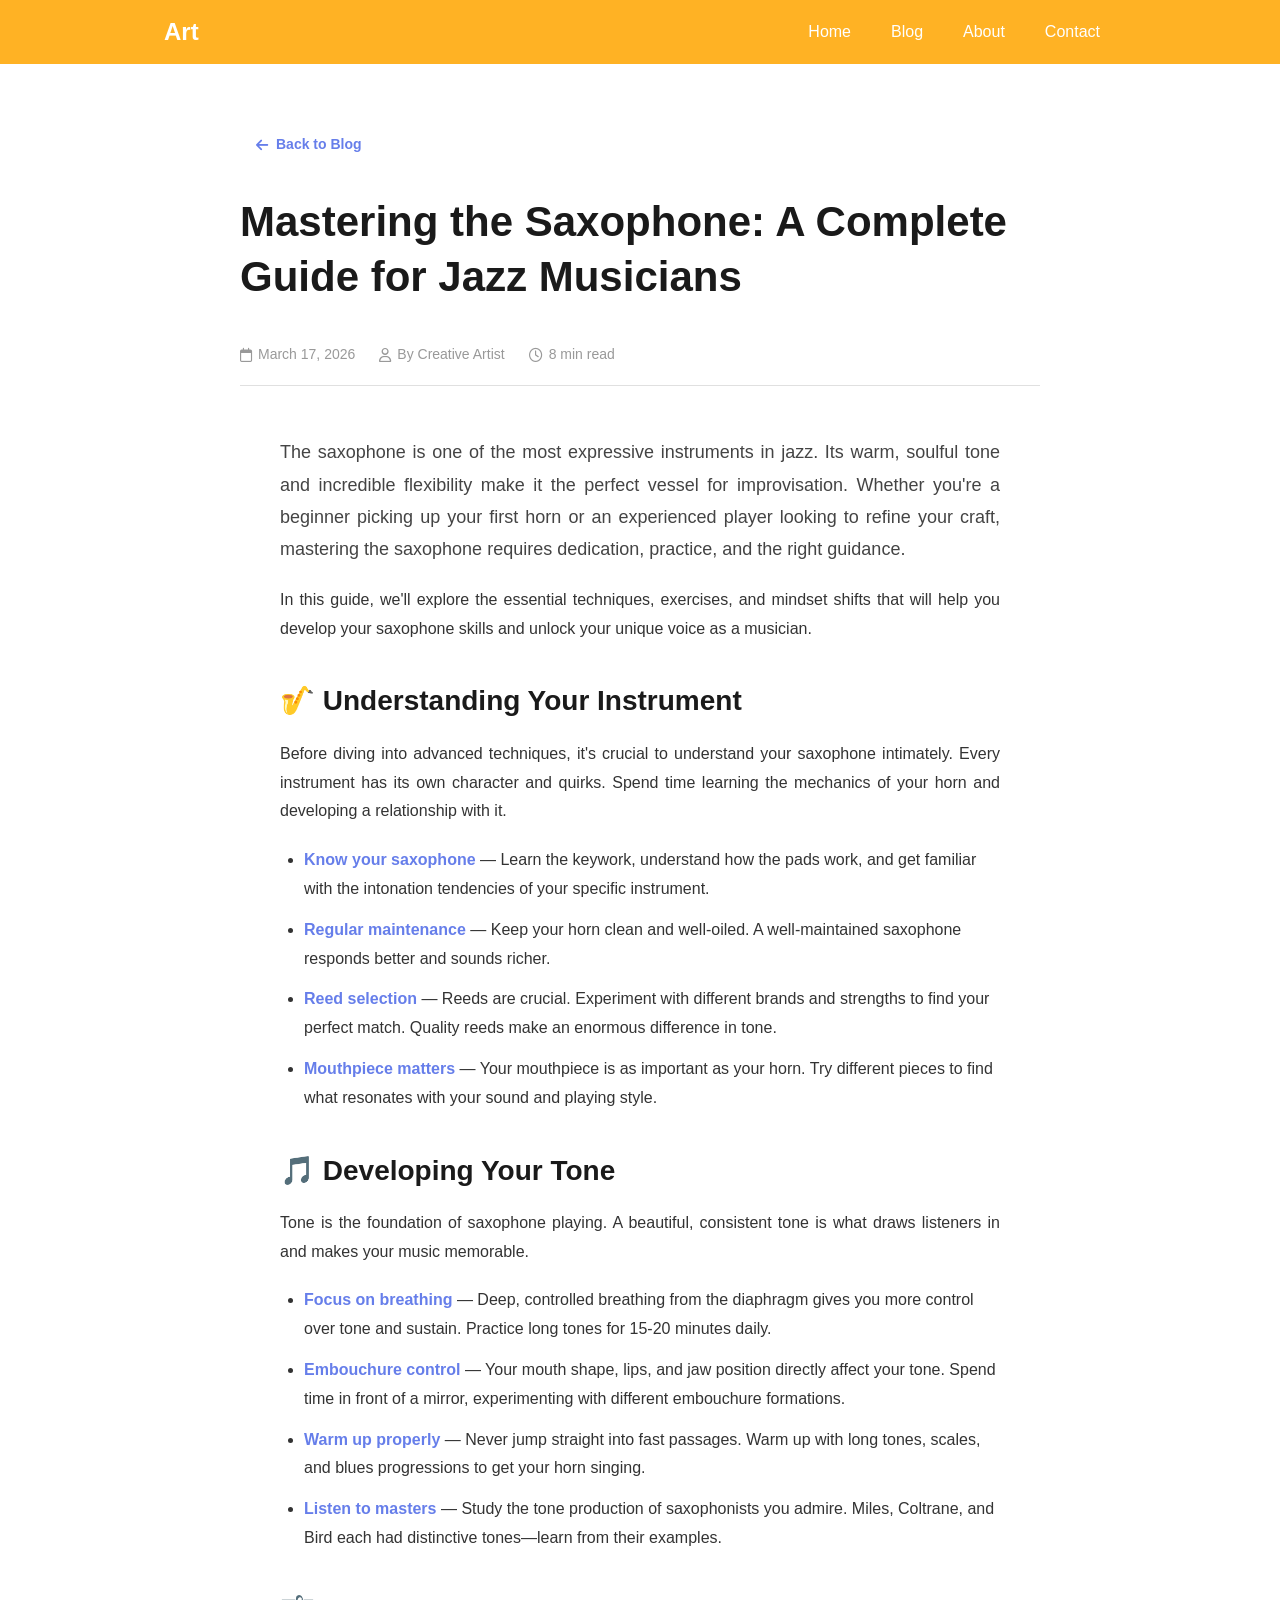
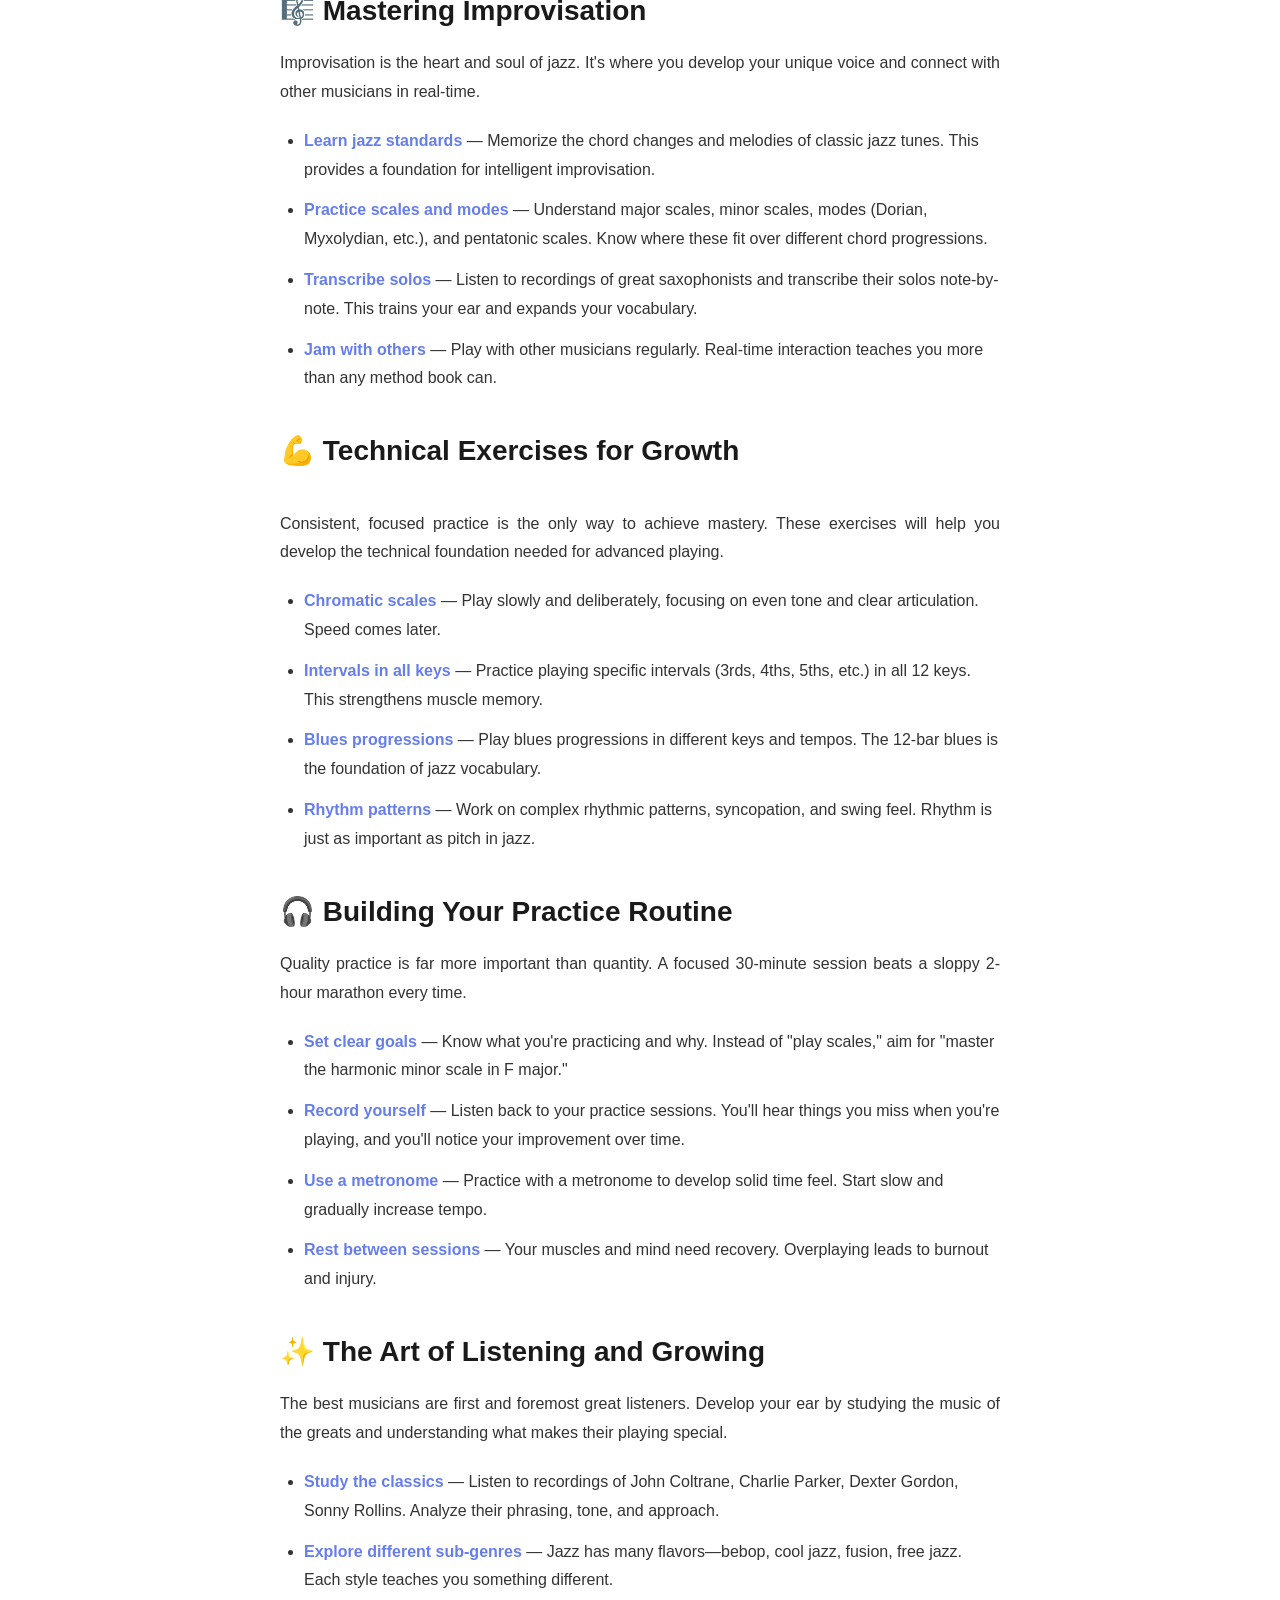
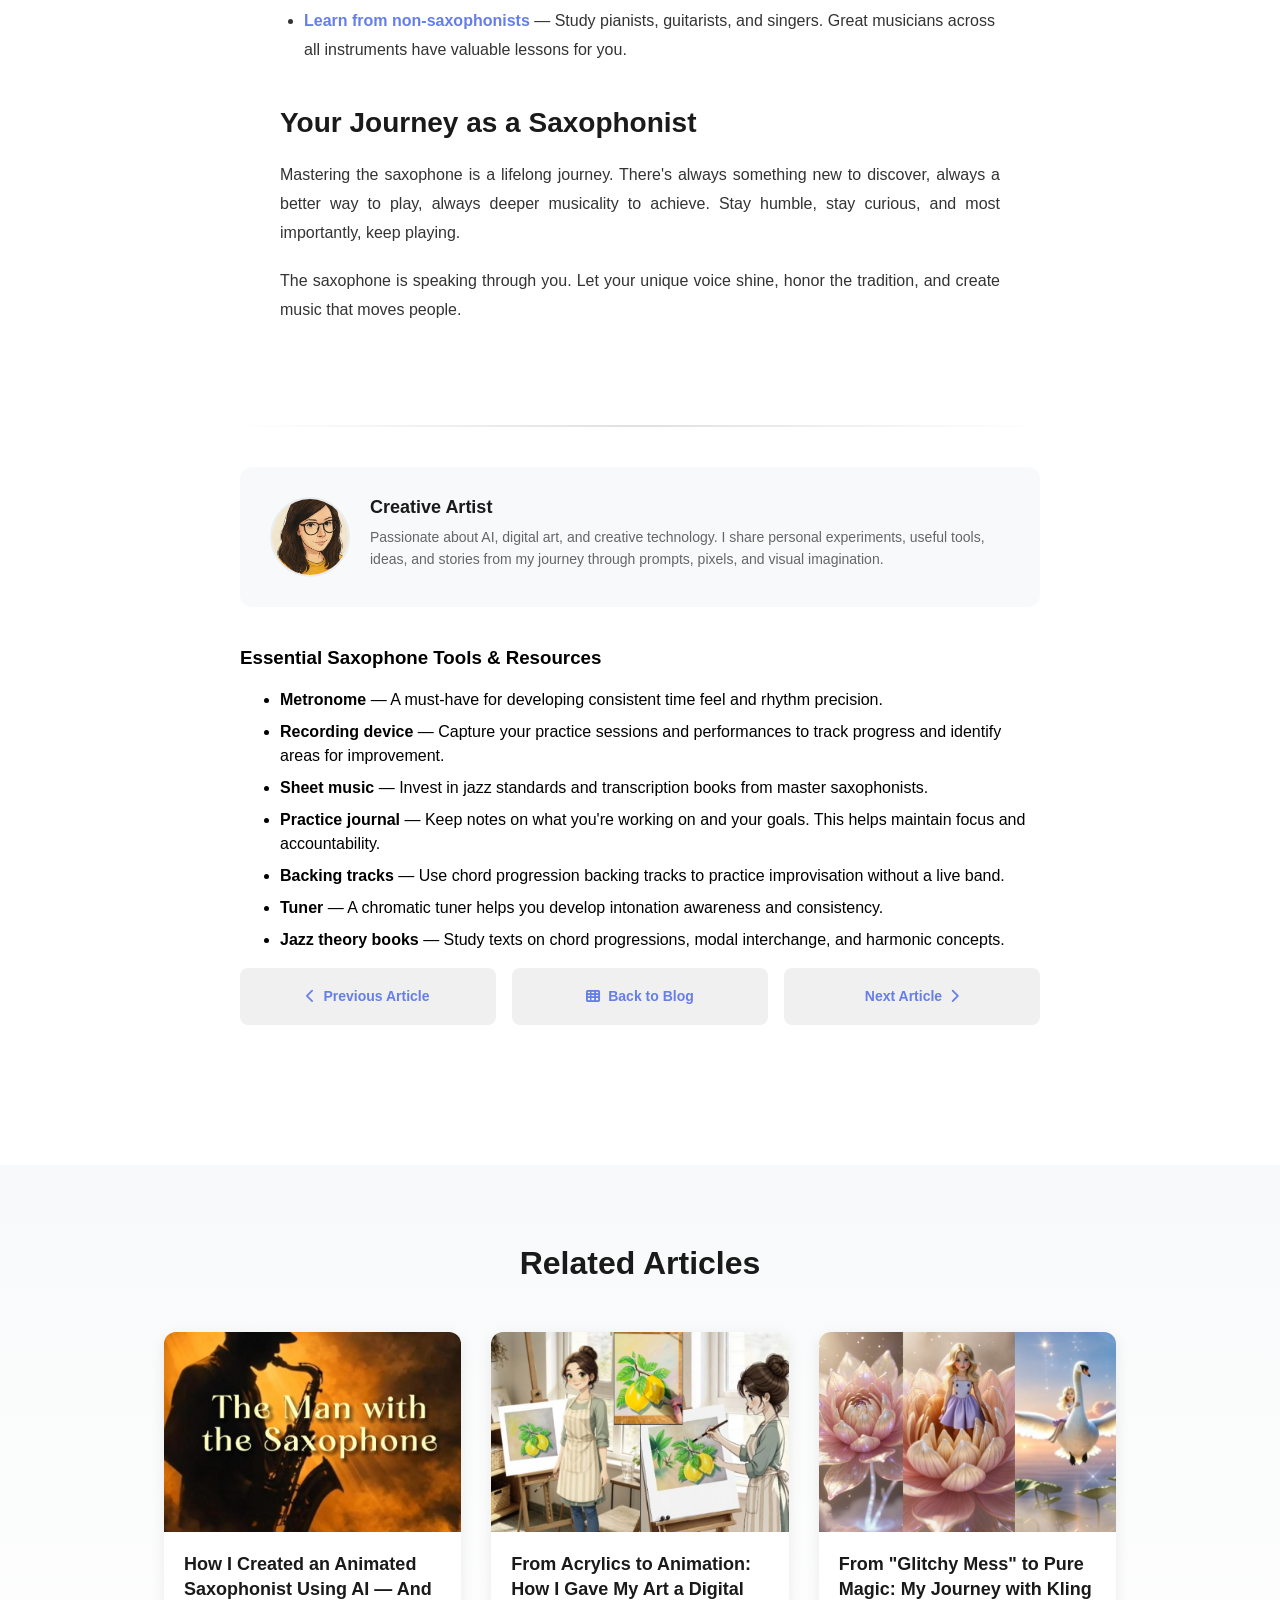
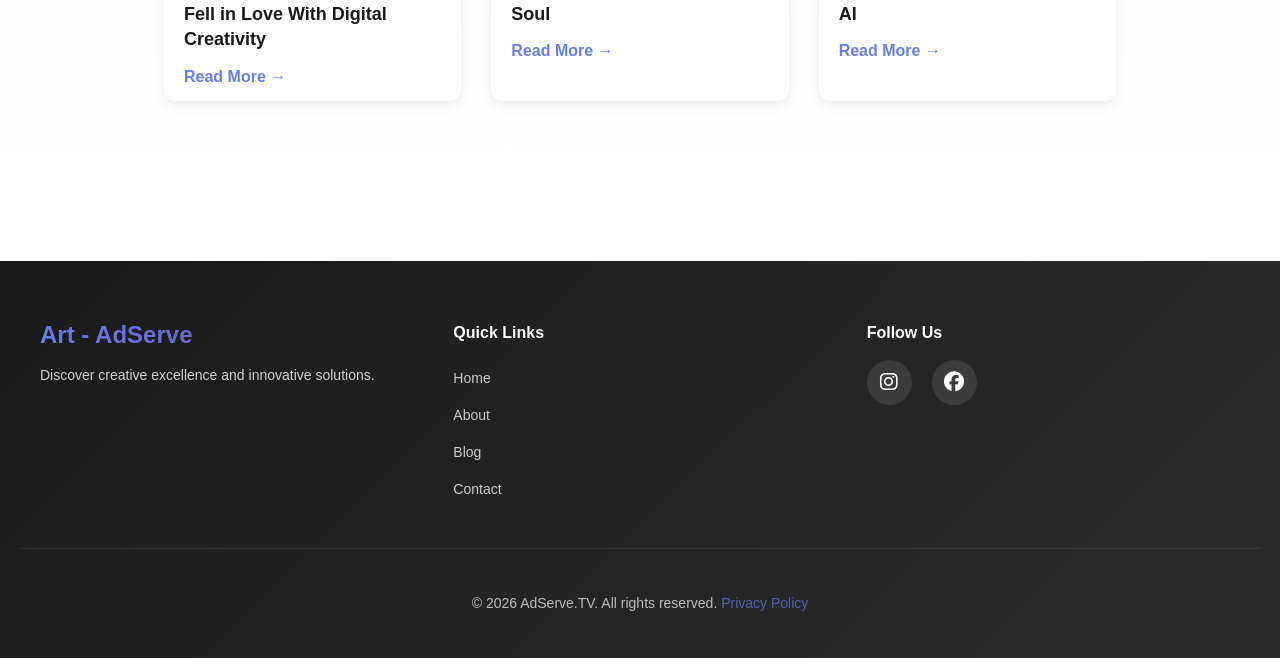
<file: saxophonist.html>
﻿<!DOCTYPE html>
<html>
<head>
    <meta charset="UTF-8">
    <title>Mastering the Saxophone: A Complete Guide for Jazz Musicians - Art - AdServe</title>
    <meta name="description" content="">
    <meta name="robots" content="index,follow">
    <meta name="viewport" content="width=device-width, initial-scale=1">
    <link rel="stylesheet" href="css/styles.css">
    <link rel="stylesheet" href="css/blog-styles.css">
    <!-- Font Awesome Icons -->
    <link rel="stylesheet" href="https://cdnjs.cloudflare.com/ajax/libs/font-awesome/6.4.0/css/all.min.css">
    <!-- Google tag (gtag.js) -->
    <script async src="https://www.googletagmanager.com/gtag/js?id=G-SQFYT0TFE0"></script>
    <script>
        window.dataLayer = window.dataLayer || [];
        function gtag(){dataLayer.push(arguments);}
        gtag('js', new Date());

        gtag('config', 'G-SQFYT0TFE0');
    </script>
    <script async src="https://pagead2.googlesyndication.com/pagead/js/adsbygoogle.js?client=ca-pub-8886203596762131"
            crossorigin="anonymous"></script>
</head>
<body>
<div class="main bg-navbar">
    <div class="container">
        <div class="navbar">
            <a href="/" class="logo">Art</a>
            <button class="navbar-toggler mobile-menu-toggle" id="navbarToggle">
                <span class="icon-bar top-bar"></span>
                <span class="icon-bar middle-bar"></span>
                <span class="icon-bar bottom-bar"></span>
            </button>
            <nav class="navbar-menu" id="navbarMenu">
                <ul class="navbar-nav nav-menu">
                    <li class="nav-item"><a class="nav-link" href="/">Home</a></li>
                    <li class="nav-item"><a class="nav-link" href="/#blog">Blog</a></li>
                    <li class="nav-item"><a class="nav-link" href="about.html">About</a></li>
                    <li class="nav-item"><a class="nav-link" href="https://docs.google.com/forms/d/e/1FAIpQLSdca3EG_1yz9-4LVVcBZksqA2YZ8BaPkLkVDy7zw6zf9t6VEg/viewform" target="_blank" rel="noopener">Contact</a></li>
                </ul>
            </nav>
        </div>
    </div>
</div>

<!-- Article Content -->
<article class="article-container" data-article-slug="mastering-saxophone">
    <div class="article-wrapper">
        <!-- Back to Blog Button -->
        <a href="/#blog" class="back-to-blog-link">
            <i class="fas fa-arrow-left"></i> Back to Blog
        </a>
        <!-- Article Meta Information -->
        <div class="article-meta">
            <h1 class="article-title">Mastering the Saxophone: A Complete Guide for Jazz Musicians</h1>
            <div class="ad-container">
                <div id="ad-slot-1"></div>
            </div>
            <div class="article-info">
                <span class="article-date">
                    <i class="far fa-calendar"></i> March 17, 2026
                </span>
                <span class="article-author">
                    <i class="far fa-user"></i> By Creative Artist
                </span>
                <span class="article-reading-time">
                    <i class="far fa-clock"></i> 8 min read
                </span>
            </div>
            <div class="article-divider"></div>
        </div>

        <!-- Article Body -->
        <div class="article-body">
            <p class="article-intro">
                The saxophone is one of the most expressive instruments in jazz. Its warm, soulful tone and incredible flexibility make it the perfect vessel for improvisation. Whether you're a beginner picking up your first horn or an experienced player looking to refine your craft, mastering the saxophone requires dedication, practice, and the right guidance.
            </p>
            <p>
                In this guide, we'll explore the essential techniques, exercises, and mindset shifts that will help you develop your saxophone skills and unlock your unique voice as a musician.
            </p>

            <h2>🎷 Understanding Your Instrument</h2>
            <p>
                Before diving into advanced techniques, it's crucial to understand your saxophone intimately. Every instrument has its own character and quirks. Spend time learning the mechanics of your horn and developing a relationship with it.
            </p>
            <ul>
                <li><strong>Know your saxophone</strong> — Learn the keywork, understand how the pads work, and get familiar with the intonation tendencies of your specific instrument.</li>
                <li><strong>Regular maintenance</strong> — Keep your horn clean and well-oiled. A well-maintained saxophone responds better and sounds richer.</li>
                <li><strong>Reed selection</strong> — Reeds are crucial. Experiment with different brands and strengths to find your perfect match. Quality reeds make an enormous difference in tone.</li>
                <li><strong>Mouthpiece matters</strong> — Your mouthpiece is as important as your horn. Try different pieces to find what resonates with your sound and playing style.</li>
            </ul>

            <h2>🎵 Developing Your Tone</h2>
            <p>
                Tone is the foundation of saxophone playing. A beautiful, consistent tone is what draws listeners in and makes your music memorable.
            </p>
            <ul>
                <li><strong>Focus on breathing</strong> — Deep, controlled breathing from the diaphragm gives you more control over tone and sustain. Practice long tones for 15-20 minutes daily.</li>
                <li><strong>Embouchure control</strong> — Your mouth shape, lips, and jaw position directly affect your tone. Spend time in front of a mirror, experimenting with different embouchure formations.</li>
                <li><strong>Warm up properly</strong> — Never jump straight into fast passages. Warm up with long tones, scales, and blues progressions to get your horn singing.</li>
                <li><strong>Listen to masters</strong> — Study the tone production of saxophonists you admire. Miles, Coltrane, and Bird each had distinctive tones—learn from their examples.</li>
            </ul>

            <h2>🎼 Mastering Improvisation</h2>
            <p>
                Improvisation is the heart and soul of jazz. It's where you develop your unique voice and connect with other musicians in real-time.
            </p>
            <ul>
                <li><strong>Learn jazz standards</strong> — Memorize the chord changes and melodies of classic jazz tunes. This provides a foundation for intelligent improvisation.</li>
                <li><strong>Practice scales and modes</strong> — Understand major scales, minor scales, modes (Dorian, Myxolydian, etc.), and pentatonic scales. Know where these fit over different chord progressions.</li>
                <li><strong>Transcribe solos</strong> — Listen to recordings of great saxophonists and transcribe their solos note-by-note. This trains your ear and expands your vocabulary.</li>
                <li><strong>Jam with others</strong> — Play with other musicians regularly. Real-time interaction teaches you more than any method book can.</li>
            </ul>

            <h2>💪 Technical Exercises for Growth</h2>
            <div class="ad-container">
                <div id="ad-slot-2"></div>
            </div>
            <p>
                Consistent, focused practice is the only way to achieve mastery. These exercises will help you develop the technical foundation needed for advanced playing.
            </p>
            <ul>
                <li><strong>Chromatic scales</strong> — Play slowly and deliberately, focusing on even tone and clear articulation. Speed comes later.</li>
                <li><strong>Intervals in all keys</strong> — Practice playing specific intervals (3rds, 4ths, 5ths, etc.) in all 12 keys. This strengthens muscle memory.</li>
                <li><strong>Blues progressions</strong> — Play blues progressions in different keys and tempos. The 12-bar blues is the foundation of jazz vocabulary.</li>
                <li><strong>Rhythm patterns</strong> — Work on complex rhythmic patterns, syncopation, and swing feel. Rhythm is just as important as pitch in jazz.</li>
            </ul>

            <h2>🎧 Building Your Practice Routine</h2>
            <p>
                Quality practice is far more important than quantity. A focused 30-minute session beats a sloppy 2-hour marathon every time.
            </p>
            <ul>
                <li><strong>Set clear goals</strong> — Know what you're practicing and why. Instead of "play scales," aim for "master the harmonic minor scale in F major."</li>
                <li><strong>Record yourself</strong> — Listen back to your practice sessions. You'll hear things you miss when you're playing, and you'll notice your improvement over time.</li>
                <li><strong>Use a metronome</strong> — Practice with a metronome to develop solid time feel. Start slow and gradually increase tempo.</li>
                <li><strong>Rest between sessions</strong> — Your muscles and mind need recovery. Overplaying leads to burnout and injury.</li>
            </ul>

            <h2>✨ The Art of Listening and Growing</h2>
            <p>
                The best musicians are first and foremost great listeners. Develop your ear by studying the music of the greats and understanding what makes their playing special.
            </p>
            <ul>
                <li><strong>Study the classics</strong> — Listen to recordings of John Coltrane, Charlie Parker, Dexter Gordon, Sonny Rollins. Analyze their phrasing, tone, and approach.</li>
                <li><strong>Explore different sub-genres</strong> — Jazz has many flavors—bebop, cool jazz, fusion, free jazz. Each style teaches you something different.</li>
                <li><strong>Learn from non-saxophonists</strong> — Study pianists, guitarists, and singers. Great musicians across all instruments have valuable lessons for you.</li>
            </ul>

            <h2>Your Journey as a Saxophonist</h2>
            <p>
                Mastering the saxophone is a lifelong journey. There's always something new to discover, always a better way to play, always deeper musicality to achieve. Stay humble, stay curious, and most importantly, keep playing.
            </p>
            <p>
                The saxophone is speaking through you. Let your unique voice shine, honor the tradition, and create music that moves people.
            </p>
        </div>

        <!-- Article Footer -->
        <div class="article-footer">
            <div class="article-footer-divider"></div>
            <div class="article-author-box">
                <img src="images/7.jpg" alt="Author Avatar" class="author-avatar">
                <div class="author-details">
                    <h3 class="author-name">Creative Artist</h3>
                    <p class="author-bio">Passionate about AI, digital art, and creative technology. I share personal experiments, useful tools, ideas, and stories from my journey through prompts, pixels, and visual imagination.</p>
                </div>
            </div>

            <!-- Essential Tools & Resources -->
            <div class="article-tools">
                <h3>Essential Saxophone Tools & Resources</h3>
                <ul>
                    <li><strong>Metronome</strong> — A must-have for developing consistent time feel and rhythm precision.</li>
                    <li><strong>Recording device</strong> — Capture your practice sessions and performances to track progress and identify areas for improvement.</li>
                    <li><strong>Sheet music</strong> — Invest in jazz standards and transcription books from master saxophonists.</li>
                    <li><strong>Practice journal</strong> — Keep notes on what you're working on and your goals. This helps maintain focus and accountability.</li>
                    <li><strong>Backing tracks</strong> — Use chord progression backing tracks to practice improvisation without a live band.</li>
                    <li><strong>Tuner</strong> — A chromatic tuner helps you develop intonation awareness and consistency.</li>
                    <li><strong>Jazz theory books</strong> — Study texts on chord progressions, modal interchange, and harmonic concepts.</li>
                </ul>
            </div>

            <!-- Article Navigation -->
            <div class="article-nav">
                <a href="/#blog" class="article-nav-button prev-article" aria-label="Browse previous articles">
                    <i class="fas fa-chevron-left"></i>
                    <span>Previous Article</span>
                </a>
                <a href="/#blog" class="article-nav-button back-blog">
                    <i class="fas fa-th"></i>
                    <span>Back to Blog</span>
                </a>
                <a href="/#blog" class="article-nav-button next-article" aria-label="Browse next articles">
                    <span>Next Article</span>
                    <i class="fas fa-chevron-right"></i>
                </a>
            </div>
        </div>
    </div>
</article>

<div class="ad-container">
    <div id="ad-slot-3"></div>
</div>

<!-- Related Articles Section -->
<section class="related-articles">
    <div class="container">
        <h2 class="related-title">Related Articles</h2>
        <div class="related-grid">
            <article class="related-card">
                <div class="related-image">
                    <img src="images/5.jpg" alt="How I Created an Animated Saxophonist Using AI — And Fell in Love With Digital Creativity">
                </div>
                <h3 class="related-card-title">How I Created an Animated Saxophonist Using AI — And Fell in Love With Digital Creativity</h3>
                <a href="animated-saxophonist.html" class="related-link" aria-label="Read How I Created an Animated Saxophonist Using AI and Fell in Love With Digital Creativity">Read More →</a>
            </article>

            <article class="related-card">
                <div class="related-image">
                    <img src="images/10.jpg" alt="From Acrylics to Animation: How I Gave My Art a Digital Soul">
                </div>
                <h3 class="related-card-title">From Acrylics to Animation: How I Gave My Art a Digital Soul</h3>
                <a href="acrylics-to-animation.html" class="related-link" aria-label="Read From Acrylics to Animation: How I Gave My Art a Digital Soul">Read More →</a>
            </article>

            <article class="related-card">
                <div class="related-image">
                    <img src="images/9.jpg" alt="From &quot;Glitchy Mess&quot; to Pure Magic: My Journey with Kling AI">
                </div>
                <h3 class="related-card-title">From "Glitchy Mess" to Pure Magic: My Journey with Kling AI</h3>
                <a href="kling-ai-journey.html" class="related-link" aria-label="Read From Glitchy Mess to Pure Magic: My Journey with Kling AI">Read More →</a>
            </article>
        </div>
    </div>
</section>

<!-- footer -->
<footer class="footer">
    <div class="footer-content">
        <div class="footer-section">
            <h3 class="footer-title">Art - AdServe</h3>
            <p class="footer-description">Discover creative excellence and innovative solutions.</p>
        </div>
        <div class="footer-section">
            <h4 class="footer-subtitle">Quick Links</h4>
            <ul class="footer-links">
                <li><a href="/">Home</a></li>
                <li><a href="about.html">About</a></li>
                <li><a href="/#blog">Blog</a></li>
                <li><a href="https://docs.google.com/forms/d/e/1FAIpQLSdca3EG_1yz9-4LVVcBZksqA2YZ8BaPkLkVDy7zw6zf9t6VEg/viewform" target="_blank" rel="noopener">Contact</a></li>
            </ul>
        </div>
        <div class="footer-section">
            <h4 class="footer-subtitle">Follow Us</h4>
            <div class="social-icons">
                <a href="https://www.instagram.com/europeanwalks/" class="social-icon" title="Instagram" target="_blank" rel="noopener">
                    <i class="fab fa-instagram"></i>
                </a>
                <a href="https://www.facebook.com/profile.php?id=61588265906757" class="social-icon" title="Facebook" target="_blank" rel="noopener">
                    <i class="fab fa-facebook"></i>
                </a>
            </div>
        </div>
    </div>
    <div class="footer-bottom">
        <p>&copy; 2026 AdServe.TV. All rights reserved. <a href="https://adserve.tv/privacy-policy/">Privacy Policy</a></p>
    </div>
</footer>

<script>
    // Mobile menu toggle
    const navbarToggle = document.getElementById('navbarToggle');
    const navbarMenu = document.getElementById('navbarMenu');
    const navMenu = document.querySelector('.nav-menu');
    const bgNavbar = document.querySelector('.bg-navbar');
    const navLinks = navbarMenu.querySelectorAll('.nav-link');

    navbarToggle.addEventListener('click', function() {
        navbarToggle.classList.toggle('active');
        navbarMenu.classList.toggle('active');
        navMenu.classList.toggle('active');
    });

    // Close menu when a link is clicked
    navLinks.forEach(link => {
        link.addEventListener('click', function() {
            navbarToggle.classList.remove('active');
            navbarMenu.classList.remove('active');
            navMenu.classList.remove('active');
        });
    });

    // Close menu when clicking outside
    document.addEventListener('click', function(event) {
        if (!event.target.closest('.navbar')) {
            navbarToggle.classList.remove('active');
            navbarMenu.classList.remove('active');
            navMenu.classList.remove('active');
        }
    });

    // Navbar scroll detection
    window.addEventListener('scroll', function() {
        const scrollPosition = window.pageYOffset;
        if (scrollPosition > 50) {
            bgNavbar.classList.add('scrolled');
        } else {
            bgNavbar.classList.remove('scrolled');
        }
    });
</script>
<script src="/js/dsp3.js?v=3"></script>
</body>
</html>
</file>
<file: css/styles.css>
html {
    -ms-text-size-adjust: 100%;
    -webkit-text-size-adjust: 100%;
}
body {
    /*-webkit-font-smoothing: antialiased;*/
    font-family: -apple-system,BlinkMacSystemFont,"Segoe UI",Helvetica,Arial,sans-serif,"Apple Color Emoji","Segoe UI Emoji";
    font-size: 16px;
    line-height: 1.5;
    margin: 0;
}
a {
    transition: all 0.2s ease;
    text-underline-offset: 2px;
}

a:hover {
    text-underline-offset: 3px;
}
h1, h2, h3 { line-height: normal }
.logo {
    font-size: 24px;
    display: inline-block;
    font-weight: bold;
    color: #fff;
    text-decoration: none;
    transition: all 0.3s ease;
}

.logo:hover {
    color: #7C5CFF;
}
.logo span {
    background: red;
    color: #fff;
    padding: 2px;
    display: inline-block;
    margin-right: 2px;
}

/* Navbar Styles */
.bg-navbar {
    background: transparent;
    backdrop-filter: none;
    border-bottom: none;
    box-shadow: none;
    position: sticky;
    top: 0;
    z-index: 1000;
    transition: all 0.3s ease;
}

.bg-navbar.scrolled {
    background: rgba(255, 244, 214, 0.58);
    backdrop-filter: blur(10px);
    -webkit-backdrop-filter: blur(10px);
    border-bottom: 1px solid rgba(0, 0, 0, 0.04);
    box-shadow: 0 4px 18px rgba(0, 0, 0, 0.06);
}

.bg-navbar.scrolled .logo {
    color: #2b2b2b;
}

.bg-navbar.scrolled .logo:hover {
    color: #7C5CFF;
}

.bg-navbar.scrolled .nav-link {
    color: #2b2b2b;
}

.bg-navbar.scrolled .nav-link:hover {
    color: #7C5CFF;
    background-color: rgba(255, 200, 124, 0.15);
}

.bg-navbar.scrolled .icon-bar {
    background-color: #333;
}

.bg-navbar.scrolled .navbar-menu {
    background-color: transparent;
}

.bg-navbar:hover:not(.scrolled) {
    background: rgba(20, 20, 30, 0.3);
    box-shadow: none;
}

.navbar {
    display: flex;
    align-items: center;
    justify-content: space-between;
    padding: 12px 0;
    position: relative;
}

.navbar-menu {
    display: flex;
    align-items: center;
}

.navbar-nav {
    display: flex;
    list-style: none;
    margin: 0;
    padding: 0;
}

.nav-item {
    margin: 0;
}

.nav-link {
    display: block;
    padding: 8px 16px;
    color: #fff;
    text-decoration: none;
    font-weight: 500;
    transition: all 0.2s ease;
    border-radius: 4px;
}

.nav-link:hover {
    color: #7C5CFF;
    background-color: rgba(255, 255, 255, 0.1);
}

/* Hamburger Menu */
.navbar-toggler,
.mobile-menu-toggle {
    display: none;
    flex-direction: column;
    background: none;
    border: none;
    padding: 6px 8px;
    cursor: pointer;
    margin: 0;
    line-height: normal;
}

.icon-bar {
    width: 24px;
    height: 2px;
    background-color: #fff;
    display: block;
    margin: 6px 0;
    transition: all 0.3s ease;
    border-radius: 2px;
}

.navbar-toggler.active .top-bar {
    transform: rotate(45deg) translate(10px, 10px);
}

.navbar-toggler.active .middle-bar {
    opacity: 0;
}

.navbar-toggler.active .bottom-bar {
    transform: rotate(-45deg) translate(7px, -8px);
}

/* Mobile Responsive */
@media (max-width: 768px) {
    .navbar {
        padding: 8px 0;
    }

    .logo {
        font-size: 20px;
    }

    .navbar-toggler,
    .mobile-menu-toggle {
        padding: 4px 6px;
    }

    .icon-bar {
        width: 18px;
        margin: 4px 0;
    }

    .navbar-menu {
        position: absolute;
        top: calc(100% + 6px);
        left: 0;
        right: 0;
        background-color: rgba(20, 20, 30, 0.95);
        backdrop-filter: blur(10px);
        flex-direction: column;
        max-height: 0;
        overflow: hidden;
        transition: max-height 0.3s ease;
        border-bottom: 1px solid rgba(255, 255, 255, 0.1);
    }

    .nav-menu {
        display: none;
        flex-direction: column;
        position: static;
        width: 100%;
        background: transparent;
        padding: 8px 0;
    }

    .navbar-menu.active {
        max-height: 400px;
        box-shadow: 0 8px 32px rgba(0, 0, 0, 0.3);
    }

    .navbar-menu.active .nav-menu,
    .nav-menu.active {
        display: flex;
    }

    .navbar-nav,
    .nav-menu {
        flex-direction: column;
        width: 100%;
    }

    .navbar-toggler,
    .mobile-menu-toggle {
        display: flex;
        cursor: pointer;
    }

    .nav-item {
        width: 100%;
    }

    .nav-link {
        padding: 11px 16px;
        border-radius: 0;
        border-bottom: 1px solid rgba(255, 255, 255, 0.1);
    }

    .nav-link:hover {
        background-color: rgba(255, 255, 255, 0.1);
    }

    .nav-item:last-child .nav-link {
        border-bottom: none;
    }
}

/* Tablet and up */
@media (min-width: 769px) {
    .navbar {
        padding: 16px 0;
    }

    .navbar-toggler,
    .mobile-menu-toggle {
        display: none;
    }

    .navbar-menu {
        position: static;
        max-height: none;
    }

    .navbar-nav,
    .nav-menu {
        display: flex !important;
        gap: 8px;
    }
}

input, button, textarea, select, optgroup, option {
    font-family: inherit;
    font-size: inherit;
    font-style: inherit;
    font-weight: inherit;
}

ul {
    margin-top: 0;
    margin-bottom: 16px;
    /*padding-left: 0;*/
}
li+li {
    margin-top: 0.5em;
}
* {
    box-sizing: border-box;
}
button {
    background-color: #f5f5f5;
    color: #000;
    border: 1px solid #aaa;
    border-radius: 2px;
    cursor: pointer;
    display: inline-block;
    padding: 0 10px;
    white-space: nowrap;
    line-height: 30px;
    margin: 0 0 12px;
}
.primary-button {
    color: #fff;
    border: 1px solid #304f9d;
    background: #3f6dc9;
    background: linear-gradient(to bottom,#3f6dc9 100%,#3054b8 100%);
    background: -webkit-linear-gradient(top,#3f6dc9 100%,#3054b8 100%);
    background: -moz-linear-gradient(top,#3f6dc9 100%,#3054b8 100%);
    background: -o-linear-gradient(top,#3f6dc9 100%,#3054b8 100%);
    background: -ms-linear-gradient(top,#3f6dc9 100%,#3054b8 100%);
}
.primary-button:hover {
    background: #477bdb;
    background: linear-gradient(to bottom,#477bdb 100%,#375fcf 100%);
    background: -webkit-linear-gradient(top,#477bdb 100%,#375fcf 100%);
    background: -moz-linear-gradient(top,#477bdb 100%,#375fcf 100%);
    background: -o-linear-gradient(top,#477bdb 100%,#375fcf 100%);
    background: -ms-linear-gradient(top,#477bdb 100%,#375fcf 100%)
}

/* Footer Styles */
.footer {
    background: linear-gradient(135deg, #1a1a1a 0%, #2d2d2d 100%);
    color: #fff;
    padding: 60px 20px 30px;
    margin-top: 80px;
}

.footer-content {
    display: grid;
    grid-template-columns: repeat(auto-fit, minmax(250px, 1fr));
    gap: 40px;
    max-width: 1200px;
    margin: 0 auto 40px;
}

.footer-section {
    animation: fadeInUp 0.8s ease-out;
}

.footer-title {
    font-size: 24px;
    font-weight: 700;
    margin: 0 0 15px 0;
    background: linear-gradient(135deg, #667eea 0%, #764ba2 100%);
    -webkit-background-clip: text;
    -webkit-text-fill-color: transparent;
    background-clip: text;
}

.footer-description {
    font-size: 14px;
    line-height: 1.6;
    opacity: 0.8;
    margin: 0;
}

.footer-subtitle {
    font-size: 16px;
    font-weight: 600;
    margin: 0 0 15px 0;
}

.footer-links {
    list-style: none;
    padding: 0;
    margin: 0;
}

.footer-links li {
    margin: 0;
    padding: 0;
}

.footer-links a {
    color: #ccc;
    text-decoration: none;
    font-size: 14px;
    transition: all 0.2s ease;
    display: inline-block;
    padding: 8px 0;
}

.footer-links a:hover {
    color: #667eea;
}

/* Social Icons */
.social-icons {
    display: flex;
    gap: 20px;
    flex-wrap: wrap;
}

.social-icon {
    display: inline-flex;
    align-items: center;
    justify-content: center;
    width: 45px;
    height: 45px;
    background-color: rgba(255, 255, 255, 0.1);
    border-radius: 50%;
    color: #fff;
    text-decoration: none;
    font-size: 20px;
    transition: all 0.2s ease;
    border: 2px solid transparent;
}

.social-icon:hover {
    background: linear-gradient(135deg, #667eea 0%, #764ba2 100%);
    transform: translateY(-5px);
    box-shadow: 0 8px 20px rgba(102, 126, 234, 0.4);
}

.footer-bottom {
    border-top: 1px solid rgba(255, 255, 255, 0.1);
    padding-top: 30px;
    text-align: center;
    font-size: 14px;
    opacity: 0.7;
}

.footer-bottom a {
    color: #667eea;
    text-decoration: none;
    transition: all 0.2s ease;
}

.footer-bottom a:hover {
    color: #764ba2;
}

/* Footer Responsive */
@media (max-width: 768px) {
    .footer {
        padding: 40px 20px 20px;
        margin-top: 60px;
    }

    .footer-content {
        grid-template-columns: 1fr;
        gap: 30px;
    }

    .footer-title {
        font-size: 20px;
    }

    .social-icons {
        gap: 15px;
    }

    .social-icon {
        width: 40px;
        height: 40px;
        font-size: 18px;
    }
}

/* Premium Hero Section */
.hero-premium {
    position: relative;
    width: 100%;
    min-height: 100vh;
    display: flex;
    align-items: center;
    justify-content: center;
    overflow: hidden;
    background: #0a0a0a;
}

/* Video Background */
.hero-video {
    position: absolute;
    top: 0;
    left: 0;
    width: 100%;
    height: 100%;
    object-fit: cover;
    object-position: center;
    z-index: 1;
    animation: subtleZoom 20s ease-in-out infinite;
}

.hero-background-fallback {
    position: absolute;
    top: 0;
    left: 0;
    width: 100%;
    height: 100%;
    background-image: url('https://images.unsplash.com/photo-1516557070061-c3bab6f7e00b?w=1600&h=900&fit=crop');
    background-size: cover;
    background-position: center;
    z-index: 0;
    animation: subtleZoom 20s ease-in-out infinite;
}

@keyframes subtleZoom {
    0%, 100% {
        transform: scale(1);
    }
    50% {
        transform: scale(1.02);
    }
}

/* Dark Gradient Overlay */
.hero-overlay {
    position: absolute;
    top: 0;
    left: 0;
    width: 100%;
    height: 100%;
    background: linear-gradient(
        180deg,
        rgba(15, 10, 30, 0.4) 0%,
        rgba(30, 20, 50, 0.6) 50%,
        rgba(15, 10, 30, 0.5) 100%
    );
    z-index: 2;
}

/* Hero Content */
.hero-content-premium {
    position: relative;
    z-index: 3;
    text-align: center;
    max-width: 700px;
    padding: 40px 20px;
    animation: fadeInUp 1.2s ease-out;
    color: white;
}

.hero-title-premium {
    font-size: 56px;
    font-weight: 700;
    line-height: 1.2;
    margin: 0 0 20px 0;
    letter-spacing: -0.5px;
    animation: fadeInDown 0.8s ease-out 0.6s both;
    color: #ffffff;
}

.hero-subtitle-premium {
    font-size: 20px;
    font-weight: 300;
    line-height: 1.6;
    margin: 0 0 40px 0;
    opacity: 0.9;
    animation: fadeInUp 0.8s ease-out 0.9s both;
    color: rgba(255, 255, 255, 0.85);
}

@keyframes fadeInDown {
    from {
        opacity: 0;
        transform: translateY(-30px);
    }
    to {
        opacity: 1;
        transform: translateY(0);
    }
}

@keyframes fadeInUp {
    from {
        opacity: 0;
        transform: translateY(30px);
    }
    to {
        opacity: 1;
        transform: translateY(0);
    }
}

/* Hero Buttons */
.hero-buttons {
    display: flex;
    gap: 20px;
    justify-content: center;
    animation: fadeInUp 0.8s ease-out 1.2s both;
    flex-wrap: wrap;
}

.btn {
    padding: 16px 40px;
    font-size: 15px;
    font-weight: 600;
    border-radius: 8px;
    text-decoration: none;
    transition: all 0.3s ease;
    cursor: pointer;
    border: none;
    letter-spacing: 0.5px;
    text-transform: uppercase;
    display: inline-block;
    min-width: 200px;
}

.btn:focus-visible {
    outline: 3px solid rgba(255, 255, 255, 0.7);
    outline-offset: 2px;
}

/* Primary Button */
.btn-primary {
    background: linear-gradient(135deg, #7C5CFF 0%, #5B8CFF 100%);
    color: white;
    box-shadow: 0 8px 24px rgba(92, 92, 255, 0.3);
}

.btn-primary:hover {
    box-shadow: 0 12px 36px rgba(124, 92, 255, 0.5);
    transform: translateY(-4px);
    background: linear-gradient(135deg, #8a6cff 0%, #6b9cff 100%);
}

.btn-primary:active {
    transform: translateY(-2px);
}

/* Secondary Button (Glassmorphism) */
.btn-secondary {
    background: rgba(255, 255, 255, 0.1);
    color: white;
    border: 1.5px solid rgba(255, 255, 255, 0.3);
    backdrop-filter: blur(10px);
    box-shadow: 0 8px 32px rgba(0, 0, 0, 0.1);
    transition: all 0.3s ease;
}

.btn-secondary:hover {
    background: rgba(255, 255, 255, 0.15);
    border-color: rgba(255, 255, 255, 0.5);
    box-shadow: 0 12px 48px rgba(124, 92, 255, 0.2);
    transform: translateY(-4px);
}

.btn-secondary:active {
    transform: translateY(-2px);
}

/* Hero Responsive */
@media (max-width: 1024px) {
    .hero-title-premium {
        font-size: 42px;
    }

    .hero-subtitle-premium {
        font-size: 18px;
    }

    .hero-content-premium {
        max-width: 600px;
    }
}

@media (max-width: 768px) {
    .hero-premium {
        min-height: 80vh;
    }

    .hero-video {
        animation: subtleZoom 15s ease-in-out infinite;
    }

    .hero-background-fallback {
        animation: subtleZoom 15s ease-in-out infinite;
    }

    .hero-title-premium {
        font-size: 32px;
        line-height: 1.3;
    }

    .hero-subtitle-premium {
        font-size: 16px;
        margin: 0 0 30px 0;
    }

    .hero-content-premium {
        max-width: 90%;
        padding: 30px 15px;
    }

    .hero-buttons {
        flex-direction: column;
        gap: 15px;
    }

    .btn {
        width: 100%;
        min-width: unset;
        padding: 14px 32px;
        font-size: 14px;
    }
}

@media (max-width: 480px) {
    .hero-premium {
        min-height: 100vh;
    }

    .hero-title-premium {
        font-size: 24px;
    }

    .hero-subtitle-premium {
        font-size: 14px;
        line-height: 1.5;
    }

    .btn {
        padding: 12px 24px;
        font-size: 13px;
    }
}

/* Blog Section Styles */
.blog-section {
    padding: 80px 20px;
    background: linear-gradient(180deg, #f8f9fa 0%, #fff 100%);
}

.section-header {
    text-align: center;
    margin-bottom: 60px;
}

.section-title {
    font-size: 42px;
    font-weight: 700;
    margin: 0 0 15px 0;
    color: #1a1a1a;
    background: linear-gradient(135deg, #667eea 0%, #764ba2 100%);
    -webkit-background-clip: text;
    -webkit-text-fill-color: transparent;
    background-clip: text;
}

.section-subtitle {
    font-size: 18px;
    color: #666;
    margin: 0;
    font-weight: 300;
}

/* Blog Grid */
.blog-grid {
    display: grid;
    grid-template-columns: repeat(3, 1fr);
    gap: 30px;
}

/* Blog Card */
.blog-card {
    background: #fff;
    border-radius: 12px;
    overflow: hidden;
    box-shadow: 0 4px 15px rgba(0, 0, 0, 0.08);
    transition: all 0.3s ease;
    display: flex;
    flex-direction: column;
    height: 100%;
}

.blog-card.filter-enter,
.blog-card.filter-leave {
    opacity: 0;
    transform: translateY(10px) scale(0.98);
}

.blog-card.filter-hidden {
    display: none;
}

.blog-card:hover {
    transform: translateY(-8px);
    box-shadow: 0 12px 30px rgba(102, 126, 234, 0.2);
}

.card-image {
    position: relative;
    overflow: hidden;
    height: 250px;
    background: #f0f0f0;
}

.card-image a {
    display: block;
    height: 100%;
}

.card-image img {
    width: 100%;
    height: 100%;
    object-fit: cover;
    transition: transform 0.3s ease;
}

.blog-card:hover .card-image img {
    transform: scale(1.05);
}

.card-category {
    position: absolute;
    top: 15px;
    left: 15px;
    background: linear-gradient(135deg, #667eea 0%, #764ba2 100%);
    color: #fff;
    padding: 6px 14px;
    border-radius: 20px;
    font-size: 12px;
    font-weight: 600;
    text-transform: uppercase;
    letter-spacing: 0.5px;
}

.card-content {
    padding: 28px 24px;
    display: flex;
    flex-direction: column;
    flex-grow: 1;
}

.card-title {
    font-size: 20px;
    font-weight: 700;
    margin: 0 0 12px 0;
    color: #1a1a1a;
    line-height: 1.4;
    transition: color 0.3s ease;
}

.card-title a {
    color: inherit;
    text-decoration: none;
}

.card-title a:hover {
    color: #667eea;
    text-decoration: underline;
    text-underline-offset: 2px;
}

.blog-card:hover .card-title {
    color: #667eea;
}

.card-description {
    font-size: 14px;
    color: #666;
    line-height: 1.6;
    margin: 0 0 20px 0;
    flex-grow: 1;
}

.card-meta {
    margin: 15px 0;
    padding-top: 15px;
    border-top: 1px solid #e0e0e0;
}

.card-date {
    font-size: 13px;
    color: #999;
    display: flex;
    align-items: center;
    gap: 6px;
}

.card-reading-time {
    font-size: 13px;
    color: #999;
    display: flex;
    align-items: center;
    gap: 6px;
}

.card-button {
    background: linear-gradient(135deg, #667eea 0%, #764ba2 100%);
    color: #fff;
    border: none;
    padding: 12px 24px;
    border-radius: 6px;
    font-size: 14px;
    font-weight: 600;
    cursor: pointer;
    transition: all 0.3s ease;
    text-transform: uppercase;
    letter-spacing: 0.5px;
    margin: 0;
    width: 100%;
}

.card-button:hover {
    transform: translateY(-2px);
    box-shadow: 0 6px 20px rgba(102, 126, 234, 0.4);
    background: linear-gradient(135deg, #764ba2 0%, #667eea 100%);
}

.card-button:active {
    transform: translateY(0);
}

.card-button:focus-visible {
    outline: 3px solid rgba(102, 126, 234, 0.35);
    outline-offset: 2px;
}

/* CTA Buttons for Articles */
.cta-button-primary {
    display: inline-block;
    background: linear-gradient(135deg, #667eea 0%, #764ba2 100%);
    color: #fff;
    text-decoration: none;
    padding: 14px 28px;
    border-radius: 8px;
    font-size: 16px;
    font-weight: 600;
    cursor: pointer;
    transition: all 0.3s ease;
    box-shadow: 0 4px 15px rgba(102, 126, 234, 0.3);
    margin: 10px 0 20px 0;
    text-align: center;
}

.cta-button-primary:hover {
    transform: translateY(-2px);
    box-shadow: 0 8px 25px rgba(102, 126, 234, 0.5);
    background: linear-gradient(135deg, #764ba2 0%, #667eea 100%);
}

.cta-button-primary:active {
    transform: translateY(0);
}

.cta-button-primary:focus-visible {
    outline: 3px solid rgba(102, 126, 234, 0.35);
    outline-offset: 2px;
}

.cta-button-secondary {
    display: inline-block;
    background: #fff;
    color: #667eea;
    text-decoration: none;
    padding: 14px 28px;
    border-radius: 8px;
    font-size: 16px;
    font-weight: 600;
    cursor: pointer;
    transition: all 0.3s ease;
    box-shadow: 0 4px 15px rgba(0, 0, 0, 0.1);
    border: 2px solid #667eea;
    margin: 10px 0 20px 0;
    text-align: center;
}

.cta-button-secondary:hover {
    transform: translateY(-2px);
    box-shadow: 0 8px 25px rgba(0, 0, 0, 0.15);
    background: #667eea;
    color: #fff;
}

.cta-button-secondary:active {
    transform: translateY(0);
}

.cta-button-secondary:focus-visible {
    outline: 3px solid rgba(102, 126, 234, 0.35);
    outline-offset: 2px;
}

.article-cta-buttons {
    display: flex;
    flex-wrap: wrap;
    gap: 10px;
    margin: 8px 0 20px 0;
}

.article-cta-buttons .cta-button-primary,
.article-cta-buttons .cta-button-secondary {
    margin: 0;
    flex: 1 1 220px;
}

.facebook-follow-section {
    margin: 0 0 24px 0;
}

.facebook-follow-button {
    display: inline-flex;
    align-items: center;
    justify-content: center;
    gap: 8px;
    min-height: 44px;
    padding: 12px 18px;
    border-radius: 8px;
    font-size: 14px;
    font-weight: 600;
    text-decoration: none;
    color: #fff;
    background: linear-gradient(135deg, #1877f2 0%, #0f5fd1 100%);
    box-shadow: 0 6px 18px rgba(24, 119, 242, 0.24);
    transition: transform 0.2s ease, box-shadow 0.2s ease;
}

.facebook-follow-button:hover {
    transform: translateY(-1px);
    box-shadow: 0 8px 22px rgba(24, 119, 242, 0.32);
}

.inline-social-link {
    color: #667eea;
    text-decoration: none;
    font-weight: 600;
}

.inline-social-link:hover {
    color: #764ba2;
    text-decoration: underline;
    text-underline-offset: 2px;
}

/* Responsive CTA Buttons */
@media (max-width: 768px) {
    .cta-button-primary,
    .cta-button-secondary {
        padding: 12px 24px;
        font-size: 14px;
        margin: 8px 0 16px 0;
    }

    .article-cta-buttons {
        flex-direction: column;
        gap: 8px;
    }

    .article-cta-buttons .cta-button-primary,
    .article-cta-buttons .cta-button-secondary {
        width: 100%;
        flex-basis: auto;
    }
}

/* CTA Button Icon Animation */
.cta-button span {
    margin-left: 6px;
    display: inline-block;
    transition: transform 0.2s ease;
}

.cta-button:hover span {
    transform: translateX(4px);
}

/* Article Tables */
.pricing-table, .comparison-table {
    width: 100%;
    border-collapse: collapse;
    margin: 20px 0;
    font-size: 14px;
    background: #fff;
    border-radius: 8px;
    overflow: hidden;
    box-shadow: 0 4px 15px rgba(0, 0, 0, 0.08);
}

.pricing-table th, .comparison-table th,
.pricing-table td, .comparison-table td {
    padding: 12px 16px;
    text-align: left;
    border-bottom: 1px solid #e0e0e0;
}

.pricing-table th, .comparison-table th {
    background: #f8f9fa;
    font-weight: 600;
    color: #333;
}

.pricing-table tr:nth-child(even), .comparison-table tr:nth-child(even) {
    background: #f8f9fa;
}

.pricing-table tr:hover, .comparison-table tr:hover {
    background: #e9ecef;
}

/* Blog Wrapper and Sidebar */
.blog-wrapper {
    display: grid;
    grid-template-columns: 1fr 320px;
    gap: 40px;
    max-width: 1200px;
    margin: 0 auto;
    align-items: start;
}

.blog-grid {
    display: grid;
    grid-template-columns: repeat(2, 1fr);
    gap: 30px;
}

.no-articles-message {
    margin-top: 10px;
    padding: 18px 20px;
    border-radius: 10px;
    border: 1px solid #e3e8f4;
    background: linear-gradient(180deg, #fbfcff 0%, #f5f8ff 100%);
    color: #3b4b67;
    font-size: 15px;
    font-weight: 500;
    text-align: center;
}

/* Sidebar */
.blog-sidebar {
    position: sticky;
    top: 80px;
}

.sidebar-widget {
    background: #fff;
    border-radius: 12px;
    padding: 24px;
    margin-bottom: 24px;
    box-shadow: 0 4px 15px rgba(0, 0, 0, 0.08);
    transition: box-shadow 0.3s ease;
}

.sidebar-widget:hover {
    box-shadow: 0 8px 25px rgba(0, 0, 0, 0.12);
}

.sidebar-title {
    font-size: 18px;
    font-weight: 700;
    color: #1a1a1a;
    margin: 0 0 16px 0;
    padding-bottom: 12px;
    border-bottom: 2px solid #e0e0e0;
}

/* Search Widget */
.search-widget {
    padding: 16px !important;
    margin-bottom: 24px !important;
}

.search-form {
    display: flex;
    position: relative;
}

.search-input {
    flex: 1;
    padding: 12px 14px;
    border: 1px solid #e0e0e0;
    border-radius: 6px;
    font-size: 14px;
    color: #333;
    background: #fafafa;
    transition: all 0.3s ease;
    font-family: inherit;
}

.search-input::placeholder {
    color: #999;
}

.search-input:focus {
    outline: none;
    border-color: #7C5CFF;
    background: #fff;
    box-shadow: 0 0 0 3px rgba(124, 92, 255, 0.1);
}

.search-button {
    position: absolute;
    right: 4px;
    top: 50%;
    transform: translateY(-50%);
    background: none;
    border: none;
    color: #999;
    cursor: pointer;
    padding: 8px 12px;
    font-size: 14px;
    transition: color 0.3s ease;
    display: flex;
    align-items: center;
    justify-content: center;
}

.search-button:hover {
    color: #7C5CFF;
}

/* Categories */
.categories-list {
    list-style: none;
    padding: 0;
    margin: 0;
    display: flex;
    flex-wrap: wrap;
    gap: 8px;
}

.categories-list li {
    margin: 0;
}

.categories-list a {
    text-decoration: none;
}

.category-badge {
    display: inline-block;
    background: linear-gradient(135deg, #667eea 0%, #764ba2 100%);
    color: #fff;
    padding: 6px 12px;
    border-radius: 20px;
    font-size: 12px;
    font-weight: 600;
    text-transform: uppercase;
    letter-spacing: 0.3px;
    transition: all 0.3s ease;
}

.categories-list a:hover .category-badge {
    transform: translateY(-2px);
    box-shadow: 0 4px 12px rgba(102, 126, 234, 0.3);
}

.categories-list a:focus-visible .category-badge {
    transform: translateY(-2px);
    box-shadow: 0 0 0 3px rgba(102, 126, 234, 0.25);
}

.categories-list a.is-active-filter .category-badge {
    box-shadow: 0 0 0 3px rgba(255, 255, 255, 0.9), 0 0 0 6px rgba(102, 126, 234, 0.35), 0 6px 14px rgba(102, 126, 234, 0.25);
    transform: translateY(-1px) scale(1.03);
    filter: saturate(1.08) brightness(1.03);
}

/* Featured Posts */
.featured-posts-list {
    list-style: none;
    padding: 0;
    margin: 0;
    display: flex;
    flex-direction: column;
    gap: 12px;
}

.featured-posts-list li {
    margin: 0;
}

.featured-posts-list a {
    display: block;
    color: #333;
    text-decoration: none;
    padding: 10px 12px;
    border-left: 3px solid transparent;
    border-radius: 4px;
    transition: all 0.2s ease;
    font-weight: 500;
    font-size: 14px;
    line-height: 1.4;
}

.featured-posts-list a:hover {
    color: #7C5CFF;
    border-left-color: #7C5CFF;
    padding-left: 16px;
    background-color: rgba(124, 92, 255, 0.05);
    text-decoration: underline;
    text-underline-offset: 2px;
}

.featured-posts-list a:focus-visible {
    color: #7C5CFF;
    border-left-color: #7C5CFF;
    background-color: rgba(124, 92, 255, 0.08);
    outline: none;
}

/* Latest Posts */
.latest-posts-list {
    list-style: none;
    padding: 0;
    margin: 0;
    display: flex;
    flex-direction: column;
    gap: 12px;
}

.latest-posts-list li {
    margin: 0;
}

.latest-posts-list a {
    display: block;
    color: #333;
    text-decoration: none;
    padding: 10px 12px;
    border-left: 3px solid transparent;
    border-radius: 4px;
    transition: all 0.2s ease;
    font-weight: 500;
    font-size: 14px;
    line-height: 1.4;
}

.latest-posts-list a:hover {
    color: #7C5CFF;
    border-left-color: #7C5CFF;
    padding-left: 16px;
    background-color: rgba(124, 92, 255, 0.05);
}

/* Popular Tags */
.popular-tags-list {
    list-style: none;
    padding: 0;
    margin: 0;
    display: flex;
    flex-wrap: wrap;
    gap: 8px;
}

.popular-tags-list li {
    margin: 0;
}

.popular-tags-list a {
    display: inline-flex;
    text-decoration: none;
}

.popular-tags-list .category-badge {
    background: #f2f2f7;
    border: 1px solid #e3e3e8;
    color: #444;
}

.popular-tags-list a:hover .category-badge {
    background: linear-gradient(135deg, #667eea 0%, #764ba2 100%);
    border-color: #667eea;
    color: #fff;
    transform: translateY(-2px);
    box-shadow: 0 4px 12px rgba(102, 126, 234, 0.3);
}

.popular-tags-list a:focus-visible .category-badge {
    background: linear-gradient(135deg, #667eea 0%, #764ba2 100%);
    border-color: #667eea;
    color: #fff;
    box-shadow: 0 0 0 3px rgba(102, 126, 234, 0.25);
}

.popular-tags-list a.is-active-filter .category-badge {
    background: linear-gradient(135deg, #667eea 0%, #764ba2 100%);
    border-color: #667eea;
    color: #fff;
    box-shadow: 0 0 0 3px rgba(102, 126, 234, 0.25);
}

.tag-badge {
    display: inline-block;
    background: linear-gradient(135deg, #667eea 0%, #764ba2 100%);
    color: #fff;
    padding: 6px 12px;
    border-radius: 20px;
    font-size: 12px;
    font-weight: 600;
    text-transform: uppercase;
    letter-spacing: 0.3px;
    transition: all 0.3s ease;
}

.popular-tags-list a:hover .tag-badge {
    transform: translateY(-2px);
    box-shadow: 0 4px 12px rgba(102, 126, 234, 0.3);
}

/* Newsletter Widget */
.newsletter-widget {
    background: linear-gradient(135deg, #667eea 0%, #764ba2 100%);
    color: #fff;
}

.newsletter-widget .sidebar-title {
    color: #fff;
    border-bottom-color: rgba(255, 255, 255, 0.2);
}

.newsletter-text {
    font-size: 13px;
    color: rgba(255, 255, 255, 0.9);
    margin: 0 0 16px 0;
    line-height: 1.6;
}

.newsletter-form {
    display: flex;
    flex-direction: column;
    gap: 10px;
}

.newsletter-form input {
    padding: 10px 12px;
    border: 1px solid rgba(255, 255, 255, 0.3);
    border-radius: 6px;
    background: rgba(255, 255, 255, 0.1);
    color: #fff;
    font-size: 13px;
    transition: all 0.3s ease;
}

.newsletter-form input::placeholder {
    color: rgba(255, 255, 255, 0.7);
}

.newsletter-form input:focus {
    outline: none;
    background: rgba(255, 255, 255, 0.15);
    border-color: rgba(255, 255, 255, 0.5);
}

.newsletter-button {
    background: rgba(255, 255, 255, 0.2);
    color: #fff;
    border: 1px solid rgba(255, 255, 255, 0.3);
    padding: 10px 16px;
    border-radius: 6px;
    font-size: 13px;
    font-weight: 600;
    cursor: pointer;
    transition: all 0.3s ease;
    text-transform: uppercase;
    letter-spacing: 0.5px;
    margin: 0;
}

.newsletter-button:hover {
    background: rgba(255, 255, 255, 0.3);
    border-color: rgba(255, 255, 255, 0.5);
    transform: translateY(-2px);
}

/* Blog Responsive */
@media (max-width: 1024px) {
    .blog-grid {
        grid-template-columns: repeat(2, 1fr);
        gap: 25px;
    }

    .blog-wrapper {
        grid-template-columns: 1fr;
    }

    .blog-sidebar {
        position: static;
    }
}

@media (max-width: 768px) {
    .blog-section {
        padding: 60px 20px;
    }

    .section-title {
        font-size: 32px;
        margin-bottom: 10px;
    }

    .section-subtitle {
        font-size: 16px;
    }

    .blog-grid {
        grid-template-columns: 1fr;
        gap: 20px;
    }

    .card-content {
        padding: 20px 16px;
    }

    .card-title {
        font-size: 18px;
    }

    .card-image {
        height: 200px;
    }

    .card-button {
        padding: 10px 16px;
        font-size: 13px;
        letter-spacing: 0.3px;
    }
}

/* Article Page Styles */
.article-hero {
    position: relative;
    height: 500px;
    overflow: hidden;
    display: flex;
    align-items: flex-end;
    justify-content: flex-start;
}

.article-hero-image {
    position: absolute;
    top: 0;
    left: 0;
    width: 100%;
    height: 100%;
    object-fit: cover;
}

.article-hero-overlay {
    position: absolute;
    top: 0;
    left: 0;
    width: 100%;
    height: 100%;
    background: linear-gradient(180deg, rgba(0,0,0,0.2) 0%, rgba(0,0,0,0.5) 100%);
    z-index: 1;
}

.article-hero-content {
    position: relative;
    z-index: 2;
    padding: 40px;
    width: 100%;
}

.back-to-blog-button {
    display: inline-flex;
    align-items: center;
    gap: 8px;
    color: #fff;
    text-decoration: none;
    font-size: 14px;
    font-weight: 600;
    padding: 10px 16px;
    background: rgba(255, 255, 255, 0.2);
    border-radius: 6px;
    backdrop-filter: blur(10px);
    transition: all 0.3s ease;
    border: 1px solid rgba(255, 255, 255, 0.3);
}

.back-to-blog-button:hover {
    background: rgba(255, 255, 255, 0.3);
    transform: translateX(-4px);
}

/* Article Ad Space */
.article-ad-space {
    width: 100%;
    min-height: 250px;
    background: #f9f9f9;
    border: 2px dashed #e0e0e0;
    border-radius: 8px;
    display: flex;
    align-items: center;
    justify-content: center;
    margin-bottom: 40px;
    color: #999;
    font-size: 14px;
}

/* Back to Blog Link */
.back-to-blog-link {
    display: inline-flex;
    align-items: center;
    gap: 8px;
    color: #667eea;
    text-decoration: none;
    font-size: 14px;
    font-weight: 600;
    padding: 10px 16px;
    margin-bottom: 30px;
    border-radius: 6px;
    transition: all 0.3s ease;
}

.back-to-blog-link:hover {
    color: #7C5CFF;
    background: rgba(124, 92, 255, 0.08);
    transform: translateX(-4px);
}

/* Article Container */
.article-container {
    padding: 60px 20px;
    background: #fff;
}

.article-wrapper {
    max-width: 800px;
    margin: 0 auto;
}

/* Article Meta */
.article-meta {
    margin-bottom: 50px;
}

.article-title {
    font-size: 42px;
    font-weight: 700;
    line-height: 1.3;
    margin: 0 0 20px 0;
    color: #1a1a1a;
}

.article-info {
    display: flex;
    flex-wrap: wrap;
    gap: 24px;
    font-size: 14px;
    color: #999;
    margin-bottom: 20px;
}

.article-date,
.article-author,
.article-reading-time {
    display: flex;
    align-items: center;
    gap: 6px;
}

.article-divider {
    height: 1px;
    background: #e0e0e0;
    margin-top: 20px;
}

/* Article Featured Image */
.article-featured-image {
    margin: 30px 0 40px 0;
    text-align: center;
}

.featured-image {
    max-width: 100%;
    height: auto;
    border-radius: 8px;
    box-shadow: 0 4px 15px rgba(0, 0, 0, 0.1);
}

/* Article Body */
.article-body {
    font-size: 16px;
    line-height: 1.8;
    color: #333;
    max-width: 720px;
    margin: 0 auto;
}

.article-body img {
    max-width: 720px;
    width: 100%;
    border-radius: 14px;
    margin: 24px auto;
    display: block;
    box-shadow: 0 8px 24px rgba(0, 0, 0, 0.06);
}

.article-intro {
    font-size: 18px;
    line-height: 1.8;
    color: #444;
    margin: 0 0 30px 0;
    font-weight: 500;
}

.article-body h2 {
    font-size: 28px;
    font-weight: 700;
    color: #1a1a1a;
    margin: 40px 0 20px 0;
    line-height: 1.3;
}

.article-body p {
    margin: 0 0 20px 0;
    text-align: justify;
}

.article-body ul {
    margin: 20px 0 20px 0;
    padding-left: 24px;
}

.article-body li {
    margin: 12px 0;
    line-height: 1.8;
    color: #333;
}

.article-body li strong {
    color: #667eea;
    font-weight: 600;
}

/* Article Footer */
.article-footer {
    margin-top: 60px;
    padding-top: 40px;
}

.article-footer-divider {
    height: 2px;
    background: linear-gradient(90deg, transparent 0%, #e0e0e0 50%, transparent 100%);
    margin: 0 0 40px 0;
}

.article-author-box {
    display: flex;
    gap: 20px;
    padding: 30px;
    background: #f8f9fa;
    border-radius: 12px;
    margin-bottom: 40px;
    align-items: flex-start;
}

.author-avatar {
    width: 80px;
    height: 80px;
    border-radius: 50%;
    object-fit: cover;
    flex-shrink: 0;
    border: 2px solid rgba(0, 0, 0, 0.05);
}

.author-details {
    flex-grow: 1;
}

.author-name {
    font-size: 18px;
    font-weight: 700;
    color: #1a1a1a;
    margin: 0 0 8px 0;
}

.author-bio {
    font-size: 14px;
    color: #666;
    line-height: 1.6;
    margin: 0;
}

/* Article Navigation */
.article-nav {
    display: grid;
    grid-template-columns: 1fr 1fr 1fr;
    gap: 16px;
    margin-bottom: 40px;
}

.article-nav-button {
    display: flex;
    align-items: center;
    justify-content: center;
    gap: 8px;
    padding: 16px 20px;
    background: #f0f0f0;
    color: #667eea;
    text-decoration: none;
    border-radius: 8px;
    font-weight: 600;
    font-size: 14px;
    transition: all 0.3s ease;
    border: 2px solid transparent;
}

.article-nav-button:hover {
    background: #667eea;
    color: #fff;
    transform: translateY(-2px);
}

.article-nav-button:active {
    transform: translateY(0);
}

.article-nav-button:focus-visible {
    outline: 3px solid rgba(102, 126, 234, 0.35);
    outline-offset: 2px;
}

.article-nav-button.back-blog {
    grid-column: 2;
}

/* Related Articles Section */
.related-articles {
    padding: 80px 20px;
    background: linear-gradient(180deg, #f8f9fa 0%, #fff 100%);
}

.related-title {
    font-size: 32px;
    font-weight: 700;
    text-align: center;
    margin: 0 0 50px 0;
    color: #1a1a1a;
}

.related-grid {
    display: grid;
    grid-template-columns: repeat(3, 1fr);
    gap: 30px;
    max-width: 1000px;
    margin: 0 auto;
}

.related-card {
    background: #fff;
    border-radius: 12px;
    overflow: hidden;
    box-shadow: 0 4px 15px rgba(0, 0, 0, 0.08);
    transition: all 0.3s ease;
}

.related-card:hover {
    transform: translateY(-6px);
    box-shadow: 0 12px 30px rgba(102, 126, 234, 0.15);
}

.related-image {
    overflow: hidden;
    height: 200px;
    background: #f0f0f0;
}

.related-image img {
    width: 100%;
    height: 100%;
    object-fit: cover;
    transition: transform 0.3s ease;
}

.related-card:hover .related-image img {
    transform: scale(1.05);
}

.related-card-title {
    font-size: 18px;
    font-weight: 700;
    color: #1a1a1a;
    margin: 20px 20px 0 20px;
    line-height: 1.4;
}

.related-link {
    display: inline-block;
    color: #667eea;
    text-decoration: none;
    font-weight: 600;
    margin: 12px 20px;
    transition: all 0.2s ease;
}

.related-link:hover {
    color: #764ba2;
    text-decoration: underline;
    text-underline-offset: 2px;
}

.related-link:focus-visible {
    color: #764ba2;
    outline: none;
    text-decoration: underline;
    text-underline-offset: 2px;
}

/* Article Responsive */
@media (max-width: 1024px) {
    .related-grid {
        grid-template-columns: repeat(2, 1fr);
    }

    .article-nav {
        grid-template-columns: 1fr;
    }

    .article-nav-button.back-blog {
        grid-column: 1;
    }
}

@media (max-width: 768px) {
    .article-hero {
        height: 350px;
    }

    .article-container {
        padding: 40px 20px;
    }

    .article-title {
        font-size: 28px;
        margin-bottom: 15px;
    }

    .article-info {
        flex-direction: column;
        gap: 12px;
        font-size: 13px;
    }

    .article-body {
        font-size: 15px;
    }

    .article-intro {
        font-size: 16px;
    }

    .article-body h2 {
        font-size: 22px;
        margin: 30px 0 15px 0;
    }

    .article-author-box {
        flex-direction: column;
        align-items: center;
        text-align: center;
        padding: 20px;
    }

    .author-avatar {
        width: 70px;
        height: 70px;
    }

    .author-name {
        font-size: 16px;
    }

    .author-bio {
        font-size: 13px;
    }

    .related-grid {
        grid-template-columns: 1fr;
        gap: 20px;
    }

    .related-title {
        font-size: 24px;
    }

    .article-nav-button {
        padding: 12px 16px;
        font-size: 12px;
    }
}

/* Article Image and Caption */
.article-figure {
    margin: 40px 0;
    padding: 0;
}

.article-image {
    width: 100%;
    max-width: 800px;
    height: auto;
    display: block;
    border-radius: 12px;
    box-shadow: 0 8px 24px rgba(0, 0, 0, 0.12);
    transition: box-shadow 0.3s ease;
}

.article-image:hover {
    box-shadow: 0 12px 32px rgba(0, 0, 0, 0.16);
}

.article-caption {
    font-size: 13px;
    color: #999;
    margin: 12px 0 0 0;
    font-style: italic;
    line-height: 1.6;
    text-align: center;
}

/* Article Image Responsive */
@media (max-width: 768px) {
    .article-figure {
        margin: 30px 0;
    }

    .article-image {
        border-radius: 10px;
    }

    .article-caption {
        font-size: 12px;
    }
}

/* Extra Small Devices (320px - 390px) */
@media (min-width: 320px) and (max-width: 390px) {
    .navbar {
        padding: 7px 0;
    }

    .navbar-menu {
        top: calc(100% + 5px);
    }

    .nav-menu {
        padding: 7px 0;
    }

    .nav-link {
        padding: 10px 15px;
    }

    .navbar-toggler,
    .mobile-menu-toggle {
        min-width: 40px;
        min-height: 40px;
        padding: 6px;
    }

    .hero-buttons {
        gap: 10px;
    }

    .btn {
        min-height: 44px;
        padding: 11px 20px;
        font-size: 13px;
        line-height: 1.25;
    }

    .article-container {
        padding: 32px 16px;
    }

    .article-meta {
        margin-bottom: 32px;
    }

    .article-title {
        font-size: 25px;
        line-height: 1.32;
        margin-bottom: 12px;
    }

    .article-info {
        gap: 10px;
        margin-bottom: 14px;
    }

    .article-body {
        font-size: 15px;
        line-height: 1.75;
    }

    .article-intro {
        font-size: 16px;
        line-height: 1.72;
        margin-bottom: 22px;
    }

    .article-body h2 {
        font-size: 21px;
        line-height: 1.36;
        margin: 28px 0 14px 0;
    }

    .article-body p {
        margin-bottom: 16px;
        text-align: left;
    }

    .article-body ul {
        margin: 16px 0 18px 0;
        padding-left: 20px;
    }

    .article-body li {
        margin: 10px 0;
        line-height: 1.7;
    }

    .article-body img,
    .article-figure {
        margin: 18px 0;
    }

    .article-footer {
        margin-top: 42px;
        padding-top: 28px;
    }

    .article-author-box {
        padding: 16px;
        gap: 14px;
        margin-bottom: 26px;
    }

    .article-nav {
        gap: 10px;
        margin-bottom: 28px;
    }

    .back-to-blog-link,
    .back-to-blog-button,
    .card-button,
    .cta-button-primary,
    .cta-button-secondary,
    .facebook-follow-button,
    .article-nav-button,
    .newsletter-button {
        min-height: 44px;
        padding: 11px 16px;
        font-size: 13px;
        line-height: 1.25;
    }

    .cta-button-primary,
    .cta-button-secondary {
        margin: 8px 0 14px 0;
    }

    .blog-section,
    .related-articles {
        padding: 48px 16px;
    }

    .section-header {
        margin-bottom: 36px;
    }

    .card-content {
        padding: 18px 14px;
    }

    .card-title {
        font-size: 17px;
        line-height: 1.4;
        margin-bottom: 10px;
    }

    .card-description {
        font-size: 14px;
        line-height: 1.6;
        margin-bottom: 16px;
    }

    .blog-wrapper {
        gap: 24px;
    }

    .blog-sidebar {
        margin-top: 4px;
    }

    .sidebar-widget {
        padding: 18px;
        margin-bottom: 16px;
    }

    .sidebar-title {
        font-size: 17px;
        margin-bottom: 12px;
        padding-bottom: 10px;
    }

    .search-input {
        min-height: 44px;
        font-size: 14px;
        padding: 11px 42px 11px 12px;
    }

    .search-button {
        min-height: 44px;
        min-width: 40px;
        padding: 8px 10px;
    }

    .related-title {
        font-size: 23px;
        margin-bottom: 28px;
    }

    .related-card-title {
        font-size: 17px;
        margin: 16px 16px 0 16px;
    }

    .related-link {
        margin: 10px 16px 14px 16px;
        font-size: 14px;
    }

    .footer {
        padding: 39px 18px 20px;
        margin-top: 58px;
    }

    .footer-content {
        gap: 28px;
    }

    .footer-subtitle {
        margin-bottom: 14px;
    }

    .footer-links a {
        padding: 7px 0;
    }

    .social-icons {
        gap: 14px;
    }

    .social-icon {
        width: 39px;
        height: 39px;
        font-size: 17px;
    }

    .footer-bottom {
        padding-top: 28px;
        font-size: 13px;
    }
}
</file>
<file: css/blog-styles.css>
.main {
    display: -webkit-box;
    display: -webkit-flex;
    display: -ms-flexbox;
    display: flex;
    -webkit-flex-direction: column;
    -ms-flex-direction: column;
    flex-direction: column;

    /*
    padding-top: calc(var(--gk-gutter-y)* .5);
    padding-bottom: calc(var(--gk-gutter-y)* .5);
     */
}
.container {
    width: 100%;
    /*max-width: 997px;*/
    max-width: 976px;
    margin-right: auto;
    margin-left: auto;
    padding-left: calc(var(--gk-gutter-x)* .5);
    padding-right: calc(var(--gk-gutter-x)* .5);
}
/*
@media (min-width: 769px) {
    .container {
        margin-left: 36px;
    }
}
@media (min-width: 1366px) {
    .container {
        margin-left: calc((100vw - 1366px) / 2 + 36px);
    }
}
 */
/* ad slots */
.adslot-1 { display: block }
@media (max-width: 1276px) {
    .adslot-1 {
        display: none;
    }
}
/* 728x90 */
.adslot-2 { display: inline-block }
@media (max-width: 728px) {
    .adslot-2 { display: none }
}
/* 300x250 */
.adslot-3 { display: inline-block }
@media (min-width: 728px) {
    .adslot-3 { display: none }
}

.ad-container {
    width: 100%;
    max-width: 336px;
    margin: 20px auto;
    display: flex;
    align-items: center;
    justify-content: center;
}

#ad-slot-1, #ad-slot-2 {
    display: inline-block;
}

.sticky-bottom {
    width: 100%;
    position: fixed;
    bottom: 0;
    z-index: 99999;
    /*background-color: rgba(255, 255, 255, 0.671);
    display: flex;*/
    text-align: center;
}

.row {
    display: flex;
    flex-wrap: wrap;
    margin-left: calc(var(--gk-gutter-x)* -.5);
    margin-right: calc(var(--gk-gutter-x)* -.5);
}
.row>* {
    flex-shrink: 0;
    /*margin-top: var(--gk-gutter-y);*/
    max-width: 100%;
    padding-left: calc(var(--gk-gutter-x)* .5);
    padding-right: calc(var(--gk-gutter-x)* .5);
    width: 100%;
}

.col, .col-1, .col-10, .col-11, .col-12, .col-2, .col-3, .col-4, .col-5, .col-6, .col-7, .col-8, .col-9, .col-auto, .col-lg, .col-lg-1, .col-lg-10, .col-lg-11, .col-lg-12, .col-lg-2, .col-lg-3, .col-lg-4, .col-lg-5, .col-lg-6, .col-lg-7, .col-lg-8, .col-lg-9, .col-lg-auto, .col-md, .col-md-1, .col-md-10, .col-md-11, .col-md-12, .col-md-2, .col-md-3, .col-md-4, .col-md-5, .col-md-6, .col-md-7, .col-md-8, .col-md-9, .col-md-auto, .col-sm, .col-sm-1, .col-sm-10, .col-sm-11, .col-sm-12, .col-sm-2, .col-sm-3, .col-sm-4, .col-sm-5, .col-sm-6, .col-sm-7, .col-sm-8, .col-sm-9, .col-sm-auto, .col-xl, .col-xl-1, .col-xl-10, .col-xl-11, .col-xl-12, .col-xl-2, .col-xl-3, .col-xl-4, .col-xl-5, .col-xl-6, .col-xl-7, .col-xl-8, .col-xl-9, .col-xl-auto {
    position: relative;
    width: 100%;
    min-height: 1px;
    padding-right: 12px;
    padding-left: 12px;
}

.col-6 {
    -webkit-box-flex: 0;
    -ms-flex: 0 0 auto;
    flex: 0 0 auto;
    width: 50%;
}
.col-12 {
    -webkit-box-flex: 0;
    -ms-flex: 0 0 auto;
    flex: 0 0 auto;
    width: 100%;
}

@media (min-width: 992px) {
    .col-lg-3 {
        -webkit-box-flex: 0;
        -ms-flex: 0 0 auto;
        flex: 0 0 auto;
        width: 25%;
    }
    .col-lg-6 {
        -webkit-box-flex: 0;
        -ms-flex: 0 0 auto;
        flex: 0 0 auto;
        width: 50%;
    }
}
@media (min-width: 768px) {
    .col-md-4 {
        -webkit-box-flex: 0;
        -ms-flex: 0 0 33.333333%;
        flex: 0 0 33.333333%;
        max-width: 33.333333%;
    }
    .col-md-6 {
        -webkit-box-flex: 0;
        -ms-flex: 0 0 auto;
        flex: 0 0 auto;
        width: 50%;
    }
}


.section {
    display: -webkit-box;
    display: -webkit-flex;
    display: -ms-flexbox;
    display: flex;
    -webkit-flex-direction: column;
    -ms-flex-direction: column;
    flex-direction: column;
    max-width: 997px;
    /* content-visibility: auto; */
    width: 100%;
    /* contain-intrinsic-size: auto calc(5* 120px);*/
}

.section .left {
    width: 100%;
    min-width: 20em;
    display: grid;
    /*border-right: 1px solid grey;*/
}
.block {
    padding: 1rem 0;
}

@media (min-width: 769px) {
    .section {
        -webkit-flex-direction: row;
        -ms-flex-direction: row;
        flex-direction: row;
    }
    .block {
        padding: 1rem 1rem;
    }
}

@media (min-width: 0) and (max-width: 768px) {
    /*
    .section .right {
        width: 100vw;
    }
     */
}
@media (min-width: 769px) {
    .section .right {
        -webkit-flex: 0 0 348px;
        -ms-flex: 0 0 348px;
        flex: 0 0 348px;
        width: 348px;
    }
    .section .right .sticky {
        /*
        position: -webkit-sticky;
        position: sticky;
        top: 0px;
         */
    }
}

.middle {
    padding-top: 1rem;
}
/*
.middle {
    display: -webkit-box;
    display: -webkit-flex;
    display: -ms-flexbox;
    display: flex;
    -webkit-flex-direction: column;
    -ms-flex-direction: column;
    flex-direction: column;
}
@media (min-width: 769px) {
    .middle {
        -webkit-flex-direction: row;
        -ms-flex-direction: row;
        flex-direction: row;
    }
}
 */


.side-related {
    display: grid;
    grid-gap: 12px 0;
}
.side-related .article {
    position: relative;
    min-width: 0;
    display: grid;
    grid-auto-flow: row;
    grid-gap: 12px;
    grid-template-areas:
        'image'
        'headline';
    grid-template-columns: 138px;
    grid-template-rows: 78px;
    min-width: auto;
}

.side-related .article .img {
    position: relative;
    grid-area: image;
}

@media (min-width: 769px) {
    .side-related .article {
        grid-auto-flow: column;
        grid-gap: 24px;
        grid-template-areas: 'headline image';
    }
}

@media (min-width: 0) and (max-width: 768px) {
    .side-related {
        -ms-overflow-style: none;
        scrollbar-width: none;
        padding-right: 12px;
        padding-left: 12px;
        grid-auto-flow: column;
        grid-column-gap: 12px;
        overflow-x: scroll;
    }
}

.navbar {
    align-items: center;
    display: flex;
    flex-wrap: inherit;
    justify-content: space-between;

    padding: .75rem 0;
}
.navbar-collapse {
    align-items: center;
    flex-grow: 1;
    display: flex;
    flex-basis: auto;
}
.navbar-nav {
    flex-direction: row;
    display: flex;
    list-style: none;
    padding-left: 0;
}
.nav-item {
    margin: 0
}
.nav-link {
    display: block;
    border: 0;
    padding: 8px 16px;
    text-decoration: none;
}

.navbar-toggler {
    border: 1px solid #000;
    padding: .75rem .563rem;
    background: transparent;
    border-radius: 0.375rem;
    line-height: 1;
    margin: 0;
}
@media (min-width: 769px) {
    .navbar-toggler {
        display: none;
    }
}
.navbar-toggler .top-bar {
    transform: rotate(45deg);
    transform-origin: 16% 190%;
}
.navbar-toggler .middle-bar {
    opacity: 0;
}
.navbar-toggler .bottom-bar {
    transform: rotate(-45deg);
    transform-origin: 10% -80%;
}
.navbar-toggler.collapsed .top-bar {
    transform: rotate(0);
}
.navbar-toggler.collapsed .middle-bar {
    opacity: 1;
}
.navbar-toggler.collapsed .bottom-bar {
    transform: rotate(0);
}
.icon-bar {
    background-color: #000;
    display: block;
    height: 2px;
    width: 20px;
    margin-top: .25rem;
}

.nav {
    list-style: none;
    margin-bottom: 0;
    padding-left: 0;
}
.nav a {
    text-decoration: none;
}

.d-flex {
    display: flex;
}
.order-lg-3 {
    order: 3
}
.mx-auto {
    margin: 0 auto;
}
.m-0 {
    margin: 0 !important;
}
.mt-0 {
    margin-top: 0 !important;
}
.mt-3 {
    margin-top: 1rem !important;
}
.mb-3 {
    margin-bottom: 1rem !important;
}
.mb-4 {
    margin-bottom: 2rem !important;
}
.pt-3 {
    padding-top: 1rem !important;
}
.pt-4 {
    padding-top: 2rem !important;
}
.py-3 {
    padding-top: 1rem !important;
    padding-bottom: 1rem !important;
}
.fw-bold {
    font-weight: 700 !important;
}
.text-uppercase {
    text-transform: uppercase !important;
}
.lead {
    font-size: 1.25rem;
}
.bg-light-grey {
    background-color: #f1f3f4;
}
.bg-dark-blue {
    background-color: #022242;
}
.text-white {
    color: #fff !important;
}
.text-red {
    color: red !important;
}
.text-center {
    text-align: center;
}
.text-right {
    text-align: right !important;
}

.sky {
    margin-left: 100%;
}
.sky-container {
    width: 300px;
}
.sky-block {
    /*position: fixed;*/
    position: absolute;
    max-width: 160px;
}


:root {
    --gk-gutter-x: 1.5rem;
    --gk-gutter-y: 1.5rem;
    --gk-body-color: #000;
    --gk-border-width: 1px;

    --bs-link-color: #0f6fec;
    --bs-link-hover-color: #0c59bd;

    --ds-gray-100: hsla(var(--ds-gray-100-value),1);
    --ds-gray-200: hsla(var(--ds-gray-200-value),1);
    --ds-gray-300: hsla(var(--ds-gray-300-value),1);
    --ds-gray-400: hsla(var(--ds-gray-400-value),1);
    --ds-gray-500: hsla(var(--ds-gray-500-value),1);
    --ds-gray-600: hsla(var(--ds-gray-600-value),1);
    --ds-gray-700: hsla(var(--ds-gray-700-value),1);
    --ds-gray-800: hsla(var(--ds-gray-800-value),1);
    --ds-gray-900: hsla(var(--ds-gray-900-value),1);
    --ds-gray-1000: hsla(var(--ds-gray-1000-value),1);
    --ds-blue-100: hsla(var(--ds-blue-100-value),1);
    --ds-blue-200: hsla(var(--ds-blue-200-value),1);
    --ds-blue-300: hsla(var(--ds-blue-300-value),1);
    --ds-blue-400: hsla(var(--ds-blue-400-value),1);
    --ds-blue-500: hsla(var(--ds-blue-500-value),1);
    --ds-blue-600: hsla(var(--ds-blue-600-value),1);
    --ds-blue-700: hsla(var(--ds-blue-700-value),1);
    --ds-blue-800: hsla(var(--ds-blue-800-value),1);
    --ds-blue-900: hsla(var(--ds-blue-900-value),1);
    --ds-blue-1000: hsla(var(--ds-blue-1000-value),1);
    --ds-amber-100: hsla(var(--ds-amber-100-value),1);
    --ds-amber-200: hsla(var(--ds-amber-200-value),1);
    --ds-amber-300: hsla(var(--ds-amber-300-value),1);
    --ds-amber-400: hsla(var(--ds-amber-400-value),1);
    --ds-amber-500: hsla(var(--ds-amber-500-value),1);
    --ds-amber-600: hsla(var(--ds-amber-600-value),1);
    --ds-amber-700: hsla(var(--ds-amber-700-value),1);
    --ds-amber-800: hsla(var(--ds-amber-800-value),1);
    --ds-amber-900: hsla(var(--ds-amber-900-value),1);
    --ds-amber-1000: hsla(var(--ds-amber-1000-value),1);
    --ds-red-100: hsla(var(--ds-red-100-value),1);
    --ds-red-200: hsla(var(--ds-red-200-value),1);
    --ds-red-300: hsla(var(--ds-red-300-value),1);
    --ds-red-400: hsla(var(--ds-red-400-value),1);
    --ds-red-500: hsla(var(--ds-red-500-value),1);
    --ds-red-600: hsla(var(--ds-red-600-value),1);
    --ds-red-700: hsla(var(--ds-red-700-value),1);
    --ds-red-800: hsla(var(--ds-red-800-value),1);
    --ds-red-900: hsla(var(--ds-red-900-value),1);
    --ds-red-1000: hsla(var(--ds-red-1000-value),1);
    --ds-green-100: hsla(var(--ds-green-100-value),1);
    --ds-green-200: hsla(var(--ds-green-200-value),1);
    --ds-green-300: hsla(var(--ds-green-300-value),1);
    --ds-green-400: hsla(var(--ds-green-400-value),1);
    --ds-green-500: hsla(var(--ds-green-500-value),1);
    --ds-green-600: hsla(var(--ds-green-600-value),1);
    --ds-green-700: hsla(var(--ds-green-700-value),1);
    --ds-green-800: hsla(var(--ds-green-800-value),1);
    --ds-green-900: hsla(var(--ds-green-900-value),1);
    --ds-green-1000: hsla(var(--ds-green-1000-value),1);
    --ds-teal-100: hsla(var(--ds-teal-100-value),1);
    --ds-teal-200: hsla(var(--ds-teal-200-value),1);
    --ds-teal-300: hsla(var(--ds-teal-300-value),1);
    --ds-teal-400: hsla(var(--ds-teal-400-value),1);
    --ds-teal-500: hsla(var(--ds-teal-500-value),1);
    --ds-teal-600: hsla(var(--ds-teal-600-value),1);
    --ds-teal-700: hsla(var(--ds-teal-700-value),1);
    --ds-teal-800: hsla(var(--ds-teal-800-value),1);
    --ds-teal-900: hsla(var(--ds-teal-900-value),1);
    --ds-teal-1000: hsla(var(--ds-teal-1000-value),1);
    --ds-purple-100: hsla(var(--ds-purple-100-value),1);
    --ds-purple-200: hsla(var(--ds-purple-200-value),1);
    --ds-purple-300: hsla(var(--ds-purple-300-value),1);
    --ds-purple-400: hsla(var(--ds-purple-400-value),1);
    --ds-purple-500: hsla(var(--ds-purple-500-value),1);
    --ds-purple-600: hsla(var(--ds-purple-600-value),1);
    --ds-purple-700: hsla(var(--ds-purple-700-value),1);
    --ds-purple-800: hsla(var(--ds-purple-800-value),1);
    --ds-purple-900: hsla(var(--ds-purple-900-value),1);
    --ds-purple-1000: hsla(var(--ds-purple-1000-value),1);
    --ds-pink-100: hsla(var(--ds-pink-100-value),1);
    --ds-pink-200: hsla(var(--ds-pink-200-value),1);
    --ds-pink-300: hsla(var(--ds-pink-300-value),1);
    --ds-pink-400: hsla(var(--ds-pink-400-value),1);
    --ds-pink-500: hsla(var(--ds-pink-500-value),1);
    --ds-pink-600: hsla(var(--ds-pink-600-value),1);
    --ds-pink-700: hsla(var(--ds-pink-700-value),1);
    --ds-pink-800: hsla(var(--ds-pink-800-value),1);
    --ds-pink-900: hsla(var(--ds-pink-900-value),1);
    --ds-pink-1000: hsla(var(--ds-pink-1000-value),1);
    --ds-gray-100-value: 0, 0%, 95%;
    --ds-gray-200-value: 0, 0%, 92%;
    --ds-gray-300-value: 0, 0%, 90%;
    --ds-gray-400-value: 0, 0%, 92%;
    --ds-gray-500-value: 0, 0%, 79%;
    --ds-gray-600-value: 0, 0%, 66%;
    --ds-gray-700-value: 0, 0%, 56%;
    --ds-gray-800-value: 0, 0%, 49%;
    --ds-gray-900-value: 0, 0%, 40%;
    --ds-gray-1000-value: 0, 0%, 9%;
    --ds-blue-100-value: 212, 100%, 97%;
    --ds-blue-200-value: 210, 100%, 96%;
    --ds-blue-300-value: 210, 100%, 94%;
    --ds-blue-400-value: 209, 100%, 90%;
    --ds-blue-500-value: 209, 100%, 80%;
    --ds-blue-600-value: 208, 100%, 66%;
    --ds-blue-700-value: 212, 100%, 48%;
    --ds-blue-800-value: 212, 100%, 41%;
    --ds-blue-900-value: 211, 100%, 42%;
    --ds-blue-1000-value: 211, 100%, 15%;
    --ds-red-100-value: 0, 100%, 97%;
    --ds-red-200-value: 0, 100%, 96%;
    --ds-red-300-value: 0, 100%, 95%;
    --ds-red-400-value: 0, 90%, 92%;
    --ds-red-500-value: 0, 82%, 85%;
    --ds-red-600-value: 359, 90%, 71%;
    --ds-red-700-value: 358, 75%, 59%;
    --ds-red-800-value: 358, 70%, 52%;
    --ds-red-900-value: 358, 66%, 48%;
    --ds-red-1000-value: 355, 49%, 15%;
    --ds-amber-100-value: 39, 100%, 95%;
    --ds-amber-200-value: 44, 100%, 92%;
    --ds-amber-300-value: 43, 96%, 90%;
    --ds-amber-400-value: 42, 100%, 78%;
    --ds-amber-500-value: 38, 100%, 71%;
    --ds-amber-600-value: 36, 90%, 62%;
    --ds-amber-700-value: 39, 100%, 57%;
    --ds-amber-800-value: 35, 100%, 52%;
    --ds-amber-900-value: 30, 100%, 32%;
    --ds-amber-1000-value: 20, 79%, 17%;
    --ds-green-100-value: 120, 60%, 96%;
    --ds-green-200-value: 120, 60%, 95%;
    --ds-green-300-value: 120, 60%, 91%;
    --ds-green-400-value: 122, 60%, 86%;
    --ds-green-500-value: 124, 60%, 75%;
    --ds-green-600-value: 125, 60%, 64%;
    --ds-green-700-value: 131, 41%, 46%;
    --ds-green-800-value: 132, 43%, 39%;
    --ds-green-900-value: 133, 50%, 32%;
    --ds-green-1000-value: 128, 29%, 15%;
    --ds-teal-100-value: 169, 70%, 96%;
    --ds-teal-200-value: 167, 70%, 94%;
    --ds-teal-300-value: 168, 70%, 90%;
    --ds-teal-400-value: 170, 70%, 85%;
    --ds-teal-500-value: 170, 70%, 72%;
    --ds-teal-600-value: 170, 70%, 57%;
    --ds-teal-700-value: 173, 80%, 36%;
    --ds-teal-800-value: 173, 83%, 30%;
    --ds-teal-900-value: 174, 91%, 25%;
    --ds-teal-1000-value: 171, 80%, 13%;
    --ds-purple-100-value: 276, 100%, 97%;
    --ds-purple-200-value: 277, 87%, 97%;
    --ds-purple-300-value: 274, 78%, 95%;
    --ds-purple-400-value: 276, 71%, 92%;
    --ds-purple-500-value: 274, 70%, 82%;
    --ds-purple-600-value: 273, 72%, 73%;
    --ds-purple-700-value: 272, 51%, 54%;
    --ds-purple-800-value: 272, 47%, 45%;
    --ds-purple-900-value: 274, 71%, 43%;
    --ds-purple-1000-value: 276, 100%, 15%;
    --ds-pink-100-value: 330, 100%, 96%;
    --ds-pink-200-value: 340, 90%, 96%;
    --ds-pink-300-value: 340, 82%, 94%;
    --ds-pink-400-value: 341, 76%, 91%;
    --ds-pink-500-value: 340, 75%, 84%;
    --ds-pink-600-value: 341, 75%, 73%;
    --ds-pink-700-value: 336, 80%, 58%;
    --ds-pink-800-value: 336, 74%, 51%;
    --ds-pink-900-value: 336, 65%, 45%;
    --ds-pink-1000-value: 333, 74%, 15%;
    --ds-gray-alpha-100: rgba(0,0,0,.05);
    --ds-gray-alpha-200: rgba(0,0,0,.08);
    --ds-gray-alpha-300: rgba(0,0,0,.1);
    --ds-gray-alpha-400: rgba(0,0,0,.08);
    --ds-gray-alpha-500: rgba(0,0,0,.21);
    --ds-gray-alpha-600: rgba(0,0,0,.34);
    --ds-gray-alpha-700: rgba(0,0,0,.44);
    --ds-gray-alpha-800: rgba(0,0,0,.51);
    --ds-gray-alpha-900: rgba(0,0,0,.61);
    --ds-gray-alpha-1000: rgba(0,0,0,.91);

    --bs-link-color: #0d6efd;
    --bs-link-color-rgb: 13,110,253;
    --bs-link-hover-color-rgb: 10,88,202;
}
a {
    color: rgba(var(--bs-link-color-rgb), var(--bs-link-opacity, 1));
    text-decoration: underline;
    transition: all 0.2s ease;
    text-underline-offset: 2px;
}
a:hover {
    --bs-link-color-rgb: var(--bs-link-hover-color-rgb);
    text-underline-offset: 3px;
}
a.btn {
    text-decoration: none;
}
.btn{
    /*
    --gk-btn-padding-x:1rem;
    --gk-btn-padding-y:0.5rem;
     */
    --gk-btn-padding-x: .75rem;
    --gk-btn-padding-y: .375rem;
    --gk-btn-font-family: ;
    --gk-btn-font-size:0.875rem;
    /*--gk-btn-font-weight:600;*/
    --gk-btn-line-height:1.5;
    --gk-btn-color:var(--gk-body-color);
    --gk-btn-bg:transparent;
    --gk-btn-border-width:var(--gk-border-width);
    --gk-btn-border-color:transparent;
    --gk-btn-border-radius:.25rem;
    --gk-btn-hover-border-color:transparent;
    --gk-btn-box-shadow:inset 0 1px 0 hsla(0,0%,100%,.15),0 1px 1px rgba(0,0,0,.075);
    --gk-btn-disabled-opacity:0.65;
    --gk-btn-focus-box-shadow:0 0 0 0.25rem rgba(var(--gk-btn-focus-shadow-rgb),.5);
    background-color:var(--gk-btn-bg);
    border:var(--gk-btn-border-width) solid var(--gk-btn-border-color);
    border-radius:var(--gk-btn-border-radius);
    color:var(--gk-btn-color);
    cursor:pointer;
    display:inline-block;
    font-family:var(--gk-btn-font-family);
    /*font-size:var(--gk-btn-font-size);*/
    font-weight:var(--gk-btn-font-weight);
    line-height:var(--gk-btn-line-height);
    padding:var(--gk-btn-padding-y) var(--gk-btn-padding-x);
    text-align:center;
    transition:color .15s ease-in-out,background-color .15s ease-in-out,border-color .15s ease-in-out,box-shadow .15s ease-in-out;
    -webkit-user-select:none;
    -moz-user-select:none;
    user-select:none;
    vertical-align:middle;
    margin: 0;
}
@media (prefers-reduced-motion:reduce){
    .btn{
        transition:none
    }
}
.btn:hover{
    background-color:var(--gk-btn-hover-bg);
    border-color:var(--gk-btn-hover-border-color);
    color:var(--gk-btn-hover-color)
}

.btn-primary{
    --gk-btn-color:#fff;
    --gk-btn-bg:#0d6efd;/*#754ffe;*/
    --gk-btn-border-color:#0d6efd; /*#754ffe;*/
    --gk-btn-hover-color:#fff;
    --gk-btn-hover-bg:#0b5ed7; /*#6343d8;*/
    --gk-btn-hover-border-color:#0a58ca; /*#5e3fcb;*/
    --gk-btn-focus-shadow-rgb:49,132,253; /*138,105,254;*/
    --gk-btn-active-color:#fff;
    --gk-btn-active-bg:#0a58ca; /*#5e3fcb;*/
    --gk-btn-active-border-color:#0a53be; /*#583bbf;*/
    --gk-btn-active-shadow:inset 0 3px 5px rgba(0,0,0,.125);
    --gk-btn-disabled-color:#fff;
    --gk-btn-disabled-bg:#0d6efd; /*#754ffe;*/
    --gk-btn-disabled-border-color:#0d6efd; /*#754ffe*/
}
.btn-success{
    --gk-btn-color:#fff;
    --gk-btn-bg:#38a169;
    --gk-btn-border-color:#38a169;
    --gk-btn-hover-color:#fff;
    --gk-btn-hover-bg:#308959;
    --gk-btn-hover-border-color:#2d8154;
    --gk-btn-focus-shadow-rgb:86,175,128;
    --gk-btn-active-color:#fff;
    --gk-btn-active-bg:#2d8154;
    --gk-btn-active-border-color:#2a794f;
    --gk-btn-active-shadow:inset 0 3px 5px rgba(0,0,0,.125);
    --gk-btn-disabled-color:#fff;
    --gk-btn-disabled-bg:#38a169;
    --gk-btn-disabled-border-color:#38a169
}
.btn-info{
    --gk-btn-color:#fff;
    --gk-btn-bg:#0ea5e9;
    --gk-btn-border-color:#0ea5e9;
    --gk-btn-hover-color:#fff;
    --gk-btn-hover-bg:#0c8cc6;
    --gk-btn-hover-border-color:#0b84ba;
    --gk-btn-focus-shadow-rgb:50,179,236;
    --gk-btn-active-color:#fff;
    --gk-btn-active-bg:#0b84ba;
    --gk-btn-active-border-color:#0b7caf;
    --gk-btn-active-shadow:inset 0 3px 5px rgba(0,0,0,.125);
    --gk-btn-disabled-color:#fff;
    --gk-btn-disabled-bg:#0ea5e9;
    --gk-btn-disabled-border-color:#0ea5e9
}
.btn-warning{
    --gk-btn-color:#fff;
    --gk-btn-bg:#f59e0b;
    --gk-btn-border-color:#f59e0b;
    --gk-btn-hover-color:#fff;
    --gk-btn-hover-bg:#d08609;
    --gk-btn-hover-border-color:#c47e09;
    --gk-btn-focus-shadow-rgb:247,173,48;
    --gk-btn-active-color:#fff;
    --gk-btn-active-bg:#c47e09;
    --gk-btn-active-border-color:#b87708;
    --gk-btn-active-shadow:inset 0 3px 5px rgba(0,0,0,.125);
    --gk-btn-disabled-color:#fff;
    --gk-btn-disabled-bg:#f59e0b;
    --gk-btn-disabled-border-color:#f59e0b
}
.btn-danger{
    --gk-btn-color:#fff;
    --gk-btn-bg:#dc2626;
    --gk-btn-border-color:#dc2626;
    --gk-btn-hover-color:#fff;
    --gk-btn-hover-bg:#bb2020;
    --gk-btn-hover-border-color:#b01e1e;
    --gk-btn-focus-shadow-rgb:225,71,71;
    --gk-btn-active-color:#fff;
    --gk-btn-active-bg:#b01e1e;
    --gk-btn-active-border-color:#a51d1d;
    --gk-btn-active-shadow:inset 0 3px 5px rgba(0,0,0,.125);
    --gk-btn-disabled-color:#fff;
    --gk-btn-disabled-bg:#dc2626;
    --gk-btn-disabled-border-color:#dc2626
}
.btn-light{
    --gk-btn-color:#000;
    --gk-btn-bg:#f1f3f4; /*#f1f5f9;*/
    --gk-btn-border-color: rgba(0,0,0,.125); /*#f1f5f9;*/
    --gk-btn-hover-color:#000;
    --gk-btn-hover-bg:#cdd0d4;
    --gk-btn-hover-border-color:#c1c4c7;
    --gk-btn-focus-shadow-rgb:205,208,212;
    --gk-btn-active-color:#000;
    --gk-btn-active-bg:#c1c4c7;
    --gk-btn-active-border-color:#b5b8bb;
    --gk-btn-active-shadow:inset 0 3px 5px rgba(0,0,0,.125);
    --gk-btn-disabled-color:#000;
    --gk-btn-disabled-bg:#f1f5f9;
    --gk-btn-disabled-border-color:#f1f5f9
}
.btn-white{
    --gk-btn-color:#000;
    --gk-btn-bg:#fff;
    --gk-btn-border-color:#fff;
    --gk-btn-hover-color:#000;
    --gk-btn-hover-bg:#fff;
    --gk-btn-hover-border-color:#fff;
    --gk-btn-focus-shadow-rgb:217,217,217;
    --gk-btn-active-color:#000;
    --gk-btn-active-bg:#fff;
    --gk-btn-active-border-color:#fff;
    --gk-btn-active-shadow:inset 0 3px 5px rgba(0,0,0,.125);
    --gk-btn-disabled-color:#000;
    --gk-btn-disabled-bg:#fff;
    --gk-btn-disabled-border-color:#fff
}

.btn-outline-danger {
    --gk-btn-color: red;
    --gk-btn-bg: #fff;
    --gk-btn-border-color: red;
    --gk-btn-hover-color: #fff;
    --gk-btn-hover-bg: red;
    --gk-btn-hover-border-color: red;
    --gk-btn-focus-shadow-rgb: 220, 38, 38;
    --gk-btn-active-color: #fff;
    --gk-btn-active-bg: red;
    --gk-btn-active-border-color: red;
    --gk-btn-active-shadow: inset 0 3px 5px rgba(0, 0, 0, .125);
    --gk-btn-disabled-color: red;
    --gk-btn-disabled-bg: transparent;
    --gk-btn-disabled-border-color: red;
    --gk-gradient: none;
}
.btn-sm {
    padding: .25rem .5rem;
    font-size: .875rem;
    line-height: 1.5;
    border-radius: .2rem;
}

.stretched-link::after {
    position: absolute;
    top: 0;
    right: 0;
    bottom: 0;
    left: 0;
    z-index: 1;
    content: "";
}

small, .small {
    font-size: 0.875em;
    color: var(--ds-gray-900);
}

dl, ol, ul {
    margin-top: 0;
    margin-bottom: 1rem;
}
.breadcrumb {
    display: -webkit-box;
    display: -ms-flexbox;
    display: flex;
    -ms-flex-wrap: wrap;
    flex-wrap: wrap;
    padding: .75rem 0;
    /*margin-bottom: 1rem;*/
    /*margin-top: 1rem;*/
    margin-top: 0;
    margin-bottom: 0;
    list-style: none;
    /*background-color: #e9ecef;
    border-radius: .25rem;*/
}
.breadcrumb-item {
    margin: 0;
}
.breadcrumb-item+.breadcrumb-item::before {
    display: inline-block;
    padding-right: .5rem;
    padding-left: .5rem;
    color: var(--ds-gray-900);
    content: "/";
}
.breadcrumb-item.active {
    color: var(--ds-gray-900);
}

.img-fluid {
    max-width: 100%;
    height: auto;
}

img {
    vertical-align: middle;
    border-style: none;
}

.lightbox.open {
    -webkit-box-align: center;
    -ms-flex-align: center;
    align-items: center;
    background: rgba(255, 255, 255, .966);
    display: -webkit-box;
    display: -ms-flexbox;
    display: flex;
    -webkit-box-orient: vertical;
    -webkit-box-direction: normal;
    -ms-flex-flow: nowrap column;
    flex-flow: nowrap column;
    height: 100vh;
    -webkit-box-pack: start;
    -ms-flex-pack: start;
    justify-content: flex-start;
    left: 0;
    margin-bottom: 0;
    margin-top: 0;
    overflow: hidden;
    overflow-y: scroll;
    position: fixed;
    top: 0;
    -webkit-user-select: none;
    -moz-user-select: none;
    -ms-user-select: none;
    user-select: none;
    width: 100vw;
    z-index: 9999999;
    cursor: pointer;
}
.lightbox.open .lightbox-inner {
    -webkit-box-align: center;
    -ms-flex-align: center;
    align-items: center;
    -webkit-box-sizing: content-box;
    box-sizing: content-box;
    display: -webkit-inline-box;
    display: -ms-inline-flexbox;
    display: inline-flex;
    -webkit-box-pack: center;
    -ms-flex-pack: center;
    justify-content: center;
    margin: auto;
    min-height: calc(100vh + 8px);
    padding: 0;
    position: relative;
}
.lightbox.open img {
    height: auto !important;
    max-height: 97.5vh !important;
    max-width: 97.5vw !important;
    min-width: unset !important;
    width: auto !important;
}
.lightbox:not(.lightbox.open) {
    display: block !important;
    cursor: pointer;
}


code, kbd, pre, samp {
    font-family: SFMono-Regular, Menlo, Monaco, Consolas, "Liberation Mono", "Courier New", monospace;
}
code {
    padding: .2em .4em;
    margin: 0;
    font-size: 85%;
    white-space: break-spaces;
    background-color: #afb8c133;
    border-radius: 6px;
}


table th,
table td {
    vertical-align: top;
}



.form-row>.col,
.form-row>[class*=col-] {
    padding-right: 6px;
    padding-left: 6px;
}
.form-group {
    margin-bottom: 1rem;
}
.form-row {
    display: -webkit-box;
    display: -ms-flexbox;
    display: flex;
    -ms-flex-wrap: wrap;
    flex-wrap: wrap;
    margin-right: -6px;
    margin-left: -6px;
}
.col-form-label {
    padding-top: calc(.375rem + 1px);
    padding-bottom: calc(.375rem + 1px);
    margin-bottom: 0;
    font-size: inherit;
    line-height: 1.5;
}
label {
    display: inline-block;
    margin-bottom: .5rem;
}
.form-control {
    display: block;
    width: 100%;
    padding: .375rem .75rem;
    font-size: 1rem;
    line-height: 1.5;
    /*color: #495057;*/
    background-color: #fff;
    background-clip: padding-box;
    border: 1px solid #ced4da;
    border-radius: .25rem;
    /*transition: border-color .15s ease-in-out, box-shadow .15s ease-in-out;*/
}

.bd-example {
    position: relative;
    padding: 1rem;
    /*margin: 1rem -15px 0;*/
    border: 1px solid rgba(0,0,0,.125);
    border-radius: 0.25rem;
}

.blue a {
    color: var(--bs-link-color);
}
.blue a:hover {
    color: var(--bs-link-hover-color);
}


.table {
    /*width: 100%;
    max-width: 100%;*/
    margin-bottom: 1rem;
    background-color: transparent;
    border-collapse: collapse;
}
.table-responsive {
    overflow-x: auto;
    -webkit-overflow-scrolling: touch;
}
.table-bordered {
    border: 1px solid #dee2e6;
}
.table-bordered thead td, .table-bordered thead th {
    border-bottom-width: 2px;
}
.table thead th {
    vertical-align: bottom;
    border-bottom: 2px solid #dee2e6;
}

.table-bordered td, .table-bordered th {
    border: 1px solid #dee2e6;
}
.table td, .table th {
    /*padding: .75rem;*/
    padding: .35rem;
    vertical-align: top;
    border-top: 1px solid #dee2e6;
}
th {
    text-align: inherit;
}



.input-group {
    position: relative;
    display: flex;
    flex-wrap: wrap;
    align-items: stretch;
    width: 100%;
}
.input-group-text {
    display: flex;
    align-items: center;
    padding: .375rem .75rem;
    font-size: 1rem;
    font-weight: 400;
    line-height: 1.5;
    /*color: var(--bs-body-color);*/
    text-align: center;
    white-space: nowrap;
    /*
    background-color: var(--bs-tertiary-bg);
    border: var(--bs-border-width) solid var(--bs-border-color);
    border-radius: var(--bs-border-radius);
     */
}
.input-group>.form-control,
.input-group>.form-floating,
.input-group>.form-select {
    position: relative;
    flex: 1 1 auto;
    width: 1%;
    min-width: 0;
}

.math {
    font-family: "Times New Roman";
    font-size: 1.6em;
}


.bg-navbar {
    background-color: var(--ds-amber-700);
}
.bg-body-tertiary {
    --bs-tertiary-bg-rgb: 248,249,250;
    --bs-bg-opacity: 1;
    background-color: rgba(var(--bs-tertiary-bg-rgb), var(--bs-bg-opacity)) !important;
}
</file>
